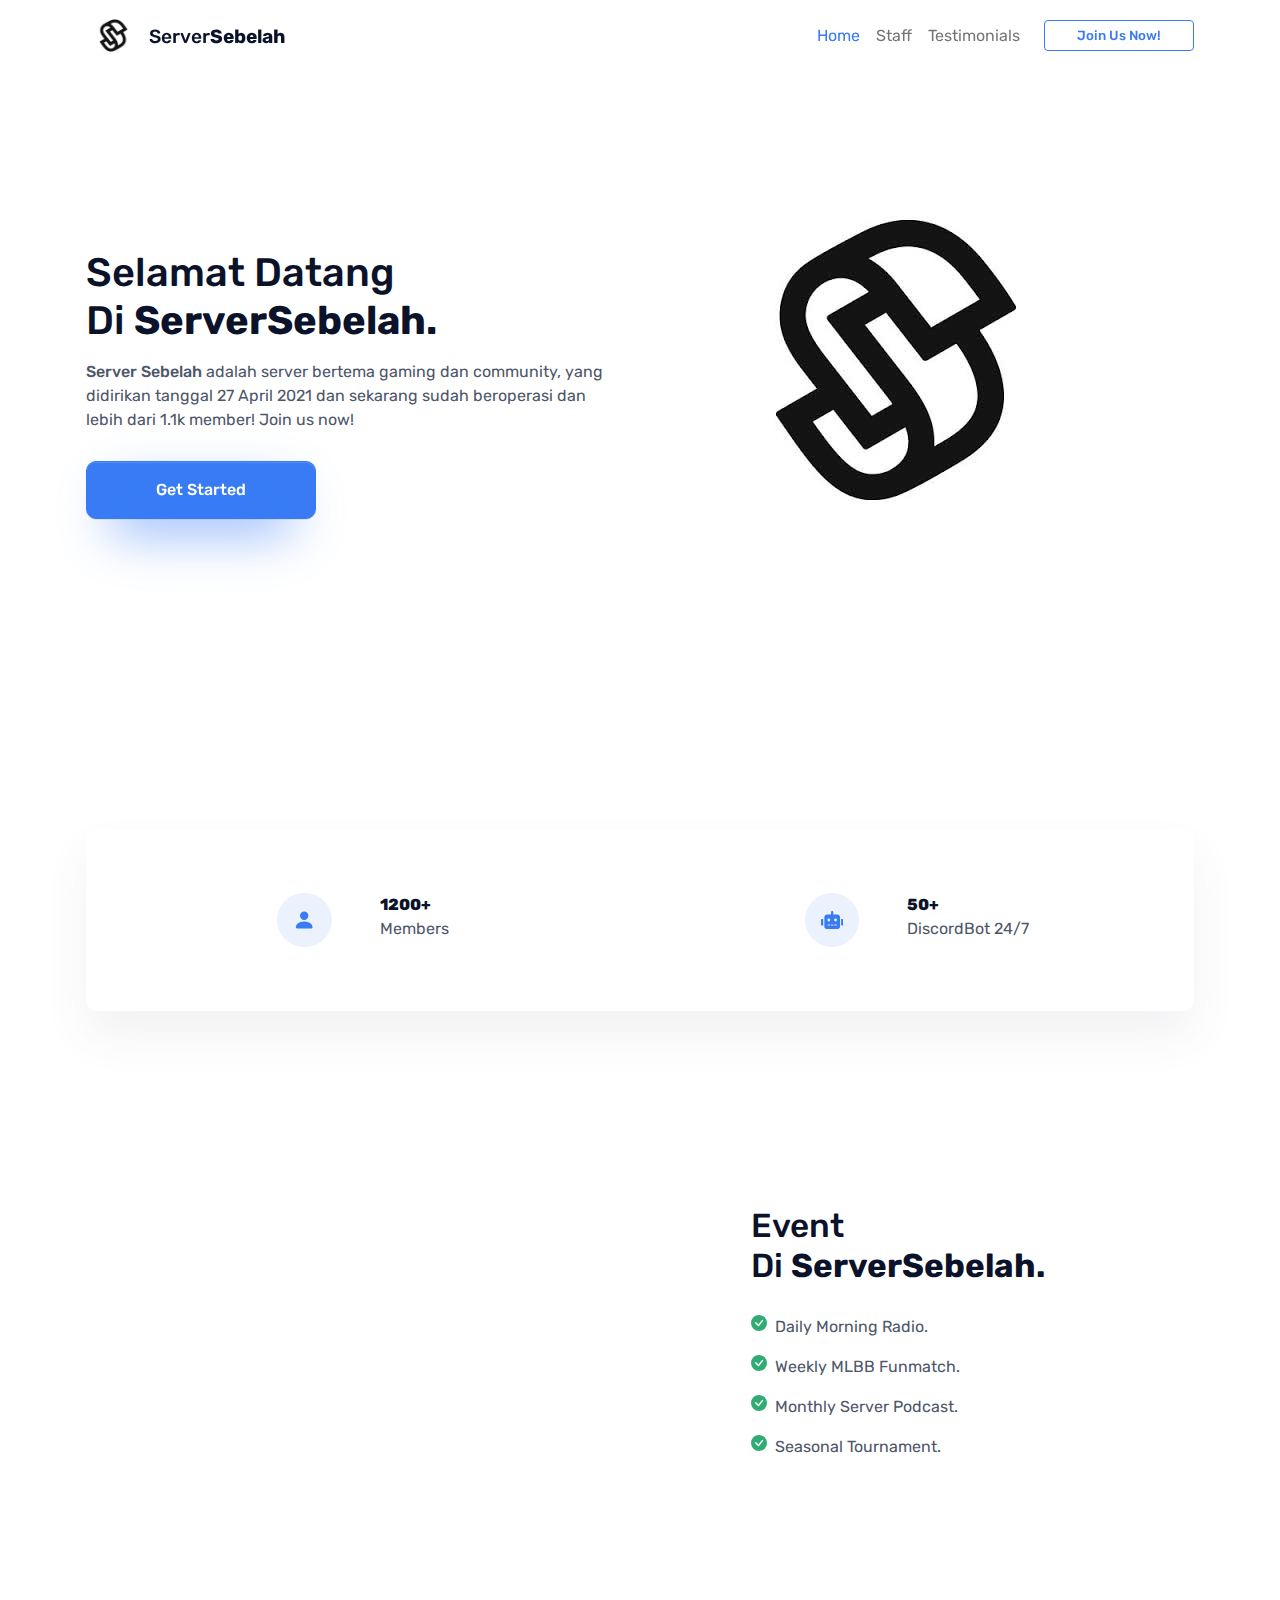
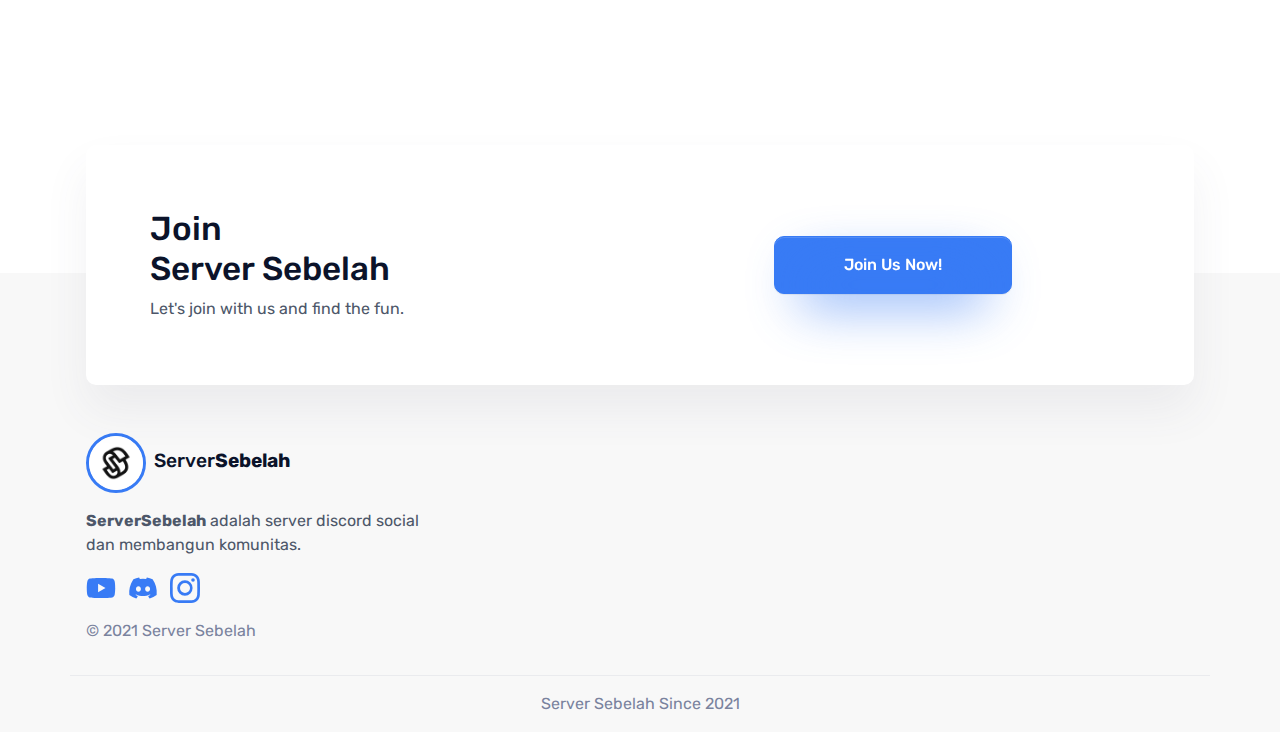
<file: index.html>
<!DOCTYPE html>
<html lang="en-US" dir="ltr">

  <head> 
    <meta charset="utf-8">
    <meta http-equiv="X-UA-Compatible" content="IE=edge">
    <meta name="viewport" content="width=device-width, initial-scale=1">


    <!--  ===============================================-->
    <!--    Document Title-->
    <!-- ===============================================-->
    <title>Discord Server | Server Sebelah</title>


    <!-- ===============================================-->
    <!--    Favicons-->
    <!-- ===============================================-->
    <!-- <link rel="apple-touch-icon" sizes="180x180" href="assets/img/favicons/apple-touch-icon.png">
    <link rel="icon" type="image/png" sizes="32x32" href="assets/img/favicons/favicon-32x32.png">
    <link rel="icon" type="image/png" sizes="16x16" href="assets/img/favicons/favicon-16x16.png"> -->
    <link rel="shortcut icon" type="image/x-icon" href="assets/img/icon-ss.png">
    <link rel="manifest" href="assets/img/favicons/manifest.json">
    <meta name="msapplication-TileImage" content="assets/img/favicons/mstile-150x150.png">
    <meta name="theme-color" content="#ffffff">


    <!-- ===============================================-->
    <!--    Stylesheets-->
    <!-- ===============================================-->
    <link href="assets/css/theme.css" rel="stylesheet" />
    <link rel="stylesheet" type="text/css" href="assets/css/style.css">

  </head>


  <body>

    <!-- ===============================================-->
    <!--    Main Content-->
    <!-- ===============================================-->
    <main class="main" id="top">
      <nav class="navbar navbar-expand-lg navbar-light fixed-top py-2 " data-navbar-on-scroll="data-navbar-on-scroll">
        <div class="container"><a class="navbar-brand" href="#"><img src="assets/img/icon-ss.png" alt="" width="55" /><span class="text-1000 fs-1 ms-2 fw-medium">Server<span class="fw-bold">Sebelah</span></span></a>
          <button class="navbar-toggler collapsed" type="button" data-bs-toggle="collapse" data-bs-target="#navbarSupportedContent" aria-controls="navbarSupportedContent" aria-expanded="false" aria-label="Toggle navigation"><span class="navbar-toggler-icon"></span></button>
          <div class="collapse navbar-collapse  justify-content-end" id="navbarSupportedContent">
            <form class="py-3 py-lg-0 px-3">
              <ul class="navbar-nav mx-auto border-bottom border-lg-bottom-0 pt-2 pt-lg-0">
                <li class="nav-item"><a class="nav-link active active" aria-current="page" href="#">Home</a></li>
                <li class="nav-item"><a class="nav-link" href="staff.html">Staff</a></li>            
                <li class="nav-item"><a class="nav-link" href="testimoni.html">Testimonials</a></li>            
              </ul>              
            </form>
            <a class="btn btn-outline-primary rounded order-0 btn-glow fs--1" href="https://discord.gg/uchUxxAtPm" target="_blank">Join Us Now! </a>
          </div> 
            
        </div>
      </nav>


      <!-- ============================================-->
      <!-- <section> begin ============================-->
      <section class="pb-10">

        <div class="container">
          <div class="row flex-center">
            <div class="col-lg-6 col-md-5 order-md-1"><img class="img-fluid" src="assets/img/icon-ss.png" alt="" /></div>
            <div class="col-md-7 col-lg-6 mt-5 text-center text-md-start">
              <h1 class="fw-medium">Selamat Datang<br />Di <span class="fw-bold">ServerSebelah.</span></h1>
              <p class="mt-3 mb-4"><span class="fw-medium">Server Sebelah</span> adalah server bertema gaming dan community, yang didirikan tanggal 27 April 2021 dan sekarang sudah beroperasi dan lebih dari 1.1k member! Join us now! </p><a class="btn btn-lg btn-primary hover-top btn-glow" href="https://discord.gg/uchUxxAtPm" target="_blank">Get Started </a> 
              
            </div>
          </div>
        </div>
        <!-- end of .container-->

      </section>
      <!-- <section> close ============================-->
      <!-- ============================================-->




      <!-- ============================================-->
      <!-- <section> begin ============================-->
      <section class="py-4">

        <div class="container ">
          <div class="card py-5 border-0 shadow-sm">
            <div class="card-body">
              <div class="row">
                <div class="col-6">
                  <div class=" d-flex justify-content-center ">
                    <div class="mx-2 mx-md-0 me-md-5">
                      <div class="badge badge-circle bg-soft-primary">
                        <svg class="bi bi-person-fill" xmlns="http://www.w3.org/2000/svg" width="30" height="30" fill="#387BF5" viewBox="0 0 16 16">
                          <path d="M3 14s-1 0-1-1 1-4 6-4 6 3 6 4-1 1-1 1H3zm5-6a3 3 0 1 0 0-6 3 3 0 0 0 0 6z"></path>
                        </svg>
                      </div>
                    </div>
                    <div>
                      <p class="fw-bolder text-1000 mb-0">1200+</p>
                      <p class="mb-0">Members</p>
                    </div>
                  </div>
                </div>
                <div class="col-6">
                  <div class=" d-flex justify-content-md-center">
                    <div class="mx-2 mx-md-0 me-md-5">
                      <div class="badge badge-circle bg-soft-primary">
                        <!-- <svg class="bi bi-geo-alt-fill " xmlns="http://www.w3.org/2000/svg" width="24" height="24" fill="#387BF5" viewBox="0 0 16 16">
                          <path d="M8 16s6-5.686 6-10A6 6 0 0 0 2 6c0 4.314 6 10 6 10zm0-7a3 3 0 1 1 0-6 3 3 0 0 1 0 6z"></path>
                        </svg> -->
                        <svg xmlns="http://www.w3.org/2000/svg" viewBox="0 0 640 512" fill="#387BF5" width="30" height="30"><path d="M9.375 233.4C3.375 239.4 0 247.5 0 256v128c0 8.5 3.375 16.62 9.375 22.62S23.5 416 32 416h32V224H32C23.5 224 15.38 227.4 9.375 233.4zM464 96H352V32c0-17.62-14.38-32-32-32S288 14.38 288 32v64H176C131.8 96 96 131.8 96 176V448c0 35.38 28.62 64 64 64h320c35.38 0 64-28.62 64-64V176C544 131.8 508.3 96 464 96zM256 416H192v-32h64V416zM224 296C201.9 296 184 278.1 184 256S201.9 216 224 216S264 233.9 264 256S246.1 296 224 296zM352 416H288v-32h64V416zM448 416h-64v-32h64V416zM416 296c-22.12 0-40-17.88-40-40S393.9 216 416 216S456 233.9 456 256S438.1 296 416 296zM630.6 233.4C624.6 227.4 616.5 224 608 224h-32v192h32c8.5 0 16.62-3.375 22.62-9.375S640 392.5 640 384V256C640 247.5 636.6 239.4 630.6 233.4z"/></svg>
                      </div>
                    </div>
                    <div>
                      <p class="fw-bolder text-1000 mb-0">50+ </p>
                      <p class="mb-0 fs--3">DiscordBot 24/7</p>
                    </div>
                  </div>
                </div>
              </div>
            </div>
          </div>
        </div>
        <!-- end of .container-->

      </section>
      <!-- <section> close ============================-->
      <!-- ============================================-->




      <!-- ============================================-->
      <!-- <section> begin ============================-->
      <section class="pt-4 pt-md-6">

        <div class="container">
          <div class="row align-items-center justify-content-center">
            <div class="col-md-5 col-lg-7 text-lg-center mb-3"><iframe class="res" src="https://discord.com/widget?id=836464932236165140&theme=dark" width="325" height="450" allowtransparency="true" frameborder="0" sandbox="allow-popups allow-popups-to-escape-sandbox allow-same-origin allow-scripts"></iframe></div>

            <div class="col-md-7 col-lg-5 text-center text-md-start event">
              <h2 class="mb-4">Event <br />Di <span class="fw-bold ">ServerSebelah.</span></h2>
              <div class="d-flex">
                <svg class="bi bi-check-circle-fill" xmlns="http://www.w3.org/2000/svg" width="16" height="16" fill="#2FAB73" viewBox="0 0 16 16">
                  <path d="M16 8A8 8 0 1 1 0 8a8 8 0 0 1 16 0zm-3.97-3.03a.75.75 0 0 0-1.08.022L7.477 9.417 5.384 7.323a.75.75 0 0 0-1.06 1.06L6.97 11.03a.75.75 0 0 0 1.079-.02l3.992-4.99a.75.75 0 0 0-.01-1.05z"></path>
                </svg>
                <p class="ms-2">Daily Morning Radio.</p>
              </div>
              <div class="d-flex">
                <svg class="bi bi-check-circle-fill" xmlns="http://www.w3.org/2000/svg" width="16" height="16" fill="#2FAB73" viewBox="0 0 16 16">
                  <path d="M16 8A8 8 0 1 1 0 8a8 8 0 0 1 16 0zm-3.97-3.03a.75.75 0 0 0-1.08.022L7.477 9.417 5.384 7.323a.75.75 0 0 0-1.06 1.06L6.97 11.03a.75.75 0 0 0 1.079-.02l3.992-4.99a.75.75 0 0 0-.01-1.05z"></path>
                </svg>
                <p class="ms-2">Weekly MLBB Funmatch.</p>
              </div>
              <div class="d-flex">
                <svg class="bi bi-check-circle-fill" xmlns="http://www.w3.org/2000/svg" width="16" height="16" fill="#2FAB73" viewBox="0 0 16 16">
                  <path d="M16 8A8 8 0 1 1 0 8a8 8 0 0 1 16 0zm-3.97-3.03a.75.75 0 0 0-1.08.022L7.477 9.417 5.384 7.323a.75.75 0 0 0-1.06 1.06L6.97 11.03a.75.75 0 0 0 1.079-.02l3.992-4.99a.75.75 0 0 0-.01-1.05z"></path>
                </svg>
                <p class="ms-2">Monthly Server Podcast.</p>
              </div>
              <div class="d-flex">
                <svg class="bi bi-check-circle-fill" xmlns="http://www.w3.org/2000/svg" width="16" height="16" fill="#2FAB73" viewBox="0 0 16 16">
                  <path d="M16 8A8 8 0 1 1 0 8a8 8 0 0 1 16 0zm-3.97-3.03a.75.75 0 0 0-1.08.022L7.477 9.417 5.384 7.323a.75.75 0 0 0-1.06 1.06L6.97 11.03a.75.75 0 0 0 1.079-.02l3.992-4.99a.75.75 0 0 0-.01-1.05z"></path>
                </svg>
                <p class="ms-2">Seasonal Tournament.</p>
              </div>
            </div>
          </div>
        </div>
        <!-- end of .container-->

      </section>
      <!-- <section> close ============================-->
      <!-- ============================================-->

  




      <!-- ============================================-->
      <!-- <section> begin ============================-->
      
      <!-- <section> close ============================-->
      <!-- ============================================-->




      <!-- ============================================-->
      <!-- <section> begin ============================-->
      <section class="py-5 z-index-1" style="margin-bottom: -10rem">

        <div class="container">
          <div class="card py-5 px-5 border-0 shadow-sm">
            <div class="card-body">
              <div class="row flex-center">
                <div class="col-12 col-lg-6 text-lg-start">
                  <h2>Join <br/>Server Sebelah</h2>
                  <p class="mb-lg-0">Let's join with us and find the fun.</p>
                </div>
                <div class="col-12 col-lg-6 text-center"><a class="btn btn-lg btn-primary hover-top btn-glow" href="https://discord.gg/uchUxxAtPm" target="_blank">Join Us Now!</a></div>
              </div>
            </div>
          </div>
        </div>
        <!-- end of .container-->

      </section>
      <!-- <section> close ============================-->
      <!-- ============================================-->




      <!-- ============================================-->
      <!-- <section> begin ============================-->
      <section class="bg-200 pt-9 pb-0">

        <div class="container">
          <div class="row">
            <div class="col-12 col-lg-4 mb-3"><a href="#"><img class="d-inline-block align-middle border border-3 rounded-circle border-primary" src="assets/img/icon-ss.png" alt="" width="60" /><span class="d-inline-block text-1000 fs-1 ms-2 fw-medium lh-base">Server<span class="fw-bold">Sebelah</span></span></a>
              <p class="my-3"> <span class="fw-bold">ServerSebelah</span> adalah server discord social dan membangun komunitas. </p>
              <ul class="list-unstyled list-inline">
                <li class="list-inline-item"><a class="text-decoration-none" href="https://www.youtube.com/channel/UCF_FZj3m6IB_hA5N-khzcmg" target="_blank">
                    <svg xmlns="http://www.w3.org/2000/svg"  width="30" height="30" fill="#387BF5" viewBox="0 0 576 512"><path d="M549.655 124.083c-6.281-23.65-24.787-42.276-48.284-48.597C458.781 64 288 64 288 64S117.22 64 74.629 75.486c-23.497 6.322-42.003 24.947-48.284 48.597-11.412 42.867-11.412 132.305-11.412 132.305s0 89.438 11.412 132.305c6.281 23.65 24.787 41.5 48.284 47.821C117.22 448 288 448 288 448s170.78 0 213.371-11.486c23.497-6.321 42.003-24.171 48.284-47.821 11.412-42.867 11.412-132.305 11.412-132.305s0-89.438-11.412-132.305zm-317.51 213.508V175.185l142.739 81.205-142.739 81.201z"/></svg></a></li>
                <li class="list-inline-item"><a href="https://discord.gg/uchUxxAtPm" target="_blank">
                    <svg xmlns="http://www.w3.org/2000/svg" width="30" height="30" fill="#387BF5" viewBox="0 0 640 512"><path d="M524.531,69.836a1.5,1.5,0,0,0-.764-.7A485.065,485.065,0,0,0,404.081,32.03a1.816,1.816,0,0,0-1.923.91,337.461,337.461,0,0,0-14.9,30.6,447.848,447.848,0,0,0-134.426,0,309.541,309.541,0,0,0-15.135-30.6,1.89,1.89,0,0,0-1.924-.91A483.689,483.689,0,0,0,116.085,69.137a1.712,1.712,0,0,0-.788.676C39.068,183.651,18.186,294.69,28.43,404.354a2.016,2.016,0,0,0,.765,1.375A487.666,487.666,0,0,0,176.02,479.918a1.9,1.9,0,0,0,2.063-.676A348.2,348.2,0,0,0,208.12,430.4a1.86,1.86,0,0,0-1.019-2.588,321.173,321.173,0,0,1-45.868-21.853,1.885,1.885,0,0,1-.185-3.126c3.082-2.309,6.166-4.711,9.109-7.137a1.819,1.819,0,0,1,1.9-.256c96.229,43.917,200.41,43.917,295.5,0a1.812,1.812,0,0,1,1.924.233c2.944,2.426,6.027,4.851,9.132,7.16a1.884,1.884,0,0,1-.162,3.126,301.407,301.407,0,0,1-45.89,21.83,1.875,1.875,0,0,0-1,2.611,391.055,391.055,0,0,0,30.014,48.815,1.864,1.864,0,0,0,2.063.7A486.048,486.048,0,0,0,610.7,405.729a1.882,1.882,0,0,0,.765-1.352C623.729,277.594,590.933,167.465,524.531,69.836ZM222.491,337.58c-28.972,0-52.844-26.587-52.844-59.239S193.056,219.1,222.491,219.1c29.665,0,53.306,26.82,52.843,59.239C275.334,310.993,251.924,337.58,222.491,337.58Zm195.38,0c-28.971,0-52.843-26.587-52.843-59.239S388.437,219.1,417.871,219.1c29.667,0,53.307,26.82,52.844,59.239C470.715,310.993,447.538,337.58,417.871,337.58Z"/></svg></a></li>
                <li class="list-inline-item"><a href="https://instagram.com/ss.discord" target="_blank">
                    <svg class="bi bi-instagram" xmlns="http://www.w3.org/2000/svg" width="30" height="30" fill="#387BF5" viewBox="0 0 16 16">
                      <path d="M8 0C5.829 0 5.556.01 4.703.048 3.85.088 3.269.222 2.76.42a3.917 3.917 0 0 0-1.417.923A3.927 3.927 0 0 0 .42 2.76C.222 3.268.087 3.85.048 4.7.01 5.555 0 5.827 0 8.001c0 2.172.01 2.444.048 3.297.04.852.174 1.433.372 1.942.205.526.478.972.923 1.417.444.445.89.719 1.416.923.51.198 1.09.333 1.942.372C5.555 15.99 5.827 16 8 16s2.444-.01 3.298-.048c.851-.04 1.434-.174 1.943-.372a3.916 3.916 0 0 0 1.416-.923c.445-.445.718-.891.923-1.417.197-.509.332-1.09.372-1.942C15.99 10.445 16 10.173 16 8s-.01-2.445-.048-3.299c-.04-.851-.175-1.433-.372-1.941a3.926 3.926 0 0 0-.923-1.417A3.911 3.911 0 0 0 13.24.42c-.51-.198-1.092-.333-1.943-.372C10.443.01 10.172 0 7.998 0h.003zm-.717 1.442h.718c2.136 0 2.389.007 3.232.046.78.035 1.204.166 1.486.275.373.145.64.319.92.599.28.28.453.546.598.92.11.281.24.705.275 1.485.039.843.047 1.096.047 3.231s-.008 2.389-.047 3.232c-.035.78-.166 1.203-.275 1.485a2.47 2.47 0 0 1-.599.919c-.28.28-.546.453-.92.598-.28.11-.704.24-1.485.276-.843.038-1.096.047-3.232.047s-2.39-.009-3.233-.047c-.78-.036-1.203-.166-1.485-.276a2.478 2.478 0 0 1-.92-.598 2.48 2.48 0 0 1-.6-.92c-.109-.281-.24-.705-.275-1.485-.038-.843-.046-1.096-.046-3.233 0-2.136.008-2.388.046-3.231.036-.78.166-1.204.276-1.486.145-.373.319-.64.599-.92.28-.28.546-.453.92-.598.282-.11.705-.24 1.485-.276.738-.034 1.024-.044 2.515-.045v.002zm4.988 1.328a.96.96 0 1 0 0 1.92.96.96 0 0 0 0-1.92zm-4.27 1.122a4.109 4.109 0 1 0 0 8.217 4.109 4.109 0 0 0 0-8.217zm0 1.441a2.667 2.667 0 1 1 0 5.334 2.667 2.667 0 0 1 0-5.334z"> </path>
                    </svg></a></li>
              </ul>
              <p class="text-400 my-3">&copy; 2021 Server Sebelah</p>
            </div>
            <hr class="opacity-25" />
            <div class="text-400 text-center">
              <p>Server Sebelah Since 2021
              </p>
            </div>
          </div>
        </div>
        <!-- end of .container-->

      </section>
      <!-- <section> close ============================-->
      <!-- ============================================-->


    </main>
    <!-- ===============================================-->
    <!--    End of Main Content-->
    <!-- ===============================================-->




    <!-- ===============================================-->
    <!--    JavaScripts-->
    <!-- ===============================================-->
    <script src="vendors/@popperjs/popper.min.js"></script>
    <script src="vendors/bootstrap/bootstrap.min.js"></script>
    <script src="vendors/is/is.min.js"></script>
    <script src="https://polyfill.io/v3/polyfill.min.js?features=window.scroll"></script>
    <script src="assets/js/theme.js"></script>

    <link href="https://fonts.googleapis.com/css2?family=Rubik:ital,wght@0,300;0,400;0,500;0,600;0,700;0,800;0,900;1,300;1,400;1,500;1,600;1,700;1,800;1,900&amp;display=swap" rel="stylesheet">
  </body>

</html>
</file>
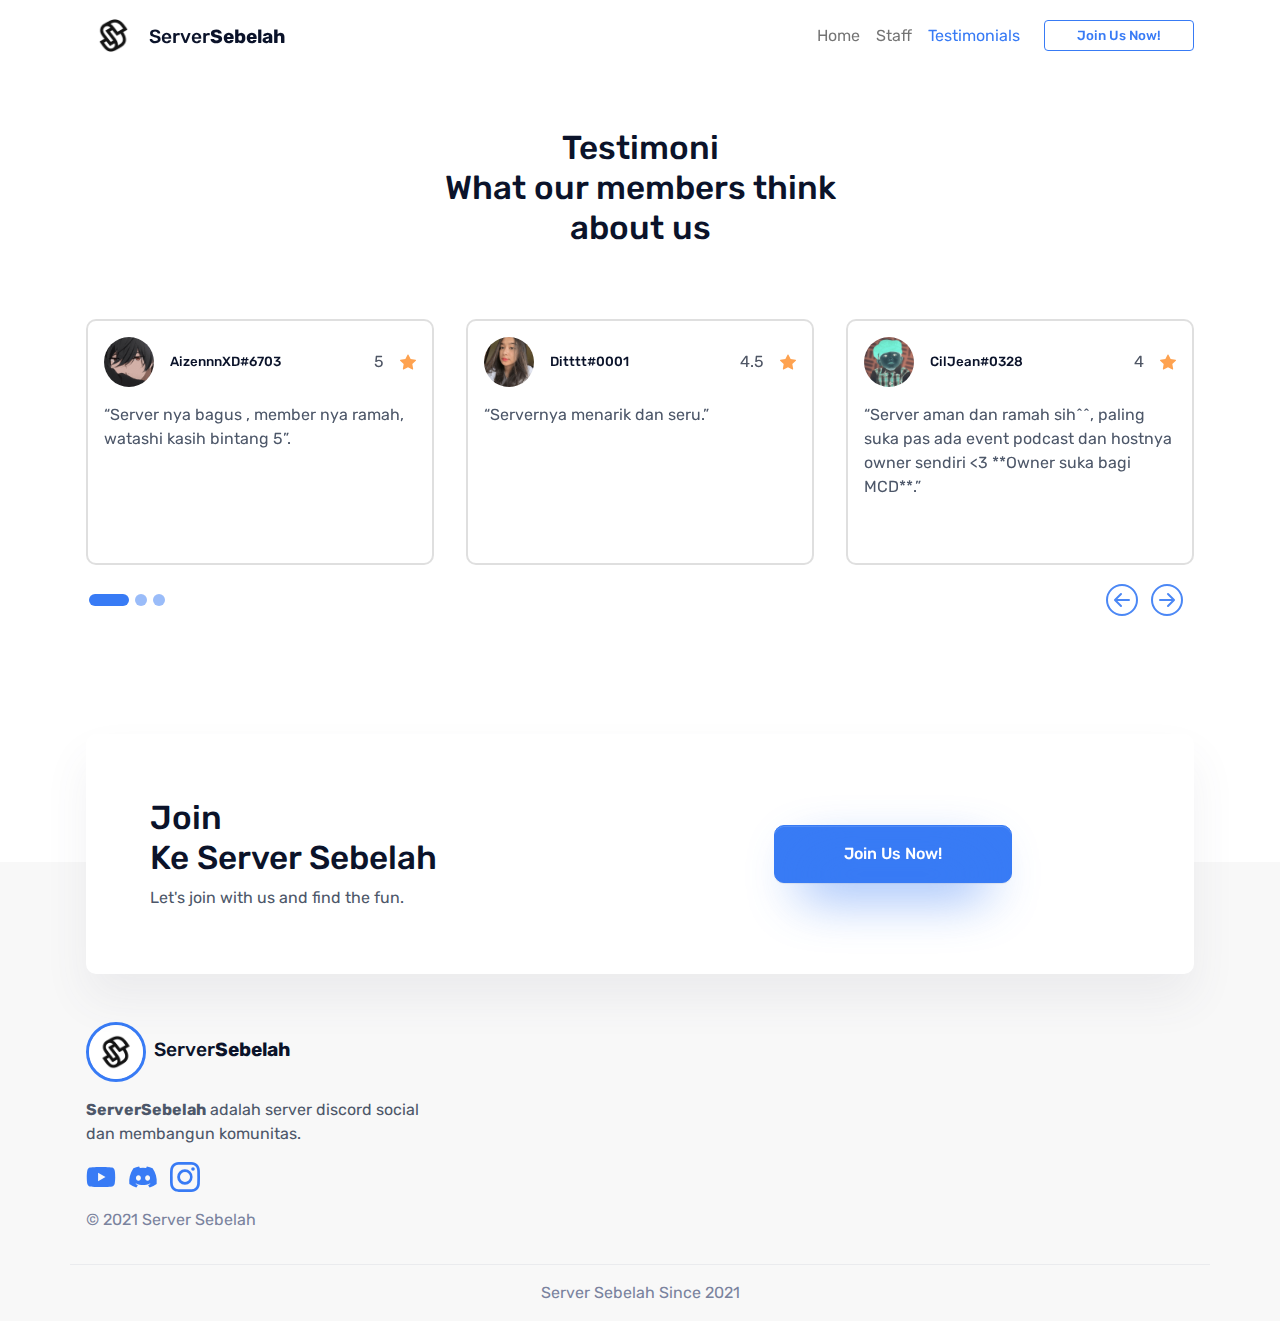
<file: testimoni.html>
<!DOCTYPE html>
<html lang="en-US" dir="ltr">

  <head>
    <meta charset="utf-8">
    <meta http-equiv="X-UA-Compatible" content="IE=edge">
    <meta name="viewport" content="width=device-width, initial-scale=1">


    <!-- ===============================================-->
    <!--    Document Title-->
    <!-- ===============================================-->
    <title>Discord Server | Server Sebelah</title>


    <!-- ===============================================-->
    <!--    Favicons-->
    <!-- ===============================================-->
    <!-- <link rel="apple-touch-icon" sizes="180x180" href="assets/img/favicons/apple-touch-icon.png">
    <link rel="icon" type="image/png" sizes="32x32" href="assets/img/favicons/favicon-32x32.png">
    <link rel="icon" type="image/png" sizes="16x16" href="assets/img/favicons/favicon-16x16.png"> -->
    <link rel="shortcut icon" type="image/x-icon" href="assets/img/icon-ss.png">
    <link rel="manifest" href="assets/img/favicons/manifest.json">
    <link rel="preconnect" href="https://fonts.googleapis.com">
<link rel="preconnect" href="https://fonts.gstatic.com" crossorigin>
<link href="https://fonts.googleapis.com/css2?family=Poppins&display=swap" rel="stylesheet"> 
    <meta name="msapplication-TileImage" content="assets/img/favicons/mstile-150x150.png">
    <meta name="theme-color" content="#ffffff">


    <!-- ===============================================-->
    <!--    Stylesheets-->
    <!-- ===============================================-->
    <link href="assets/css/theme.css" rel="stylesheet" />
    <link rel="stylesheet" type="text/css" href="assets/css/style.css">

  </head>


  <body>
    <!-- <div class="spinner-border" style="width: 3rem; height: 3rem;" role="status">
      <span class="visually-hidden">Loading...</span>
    </div> -->


    <!-- ===============================================-->
    <!--    Main Content-->
    <!-- ===============================================--> 
    <main class="main" id="top">
      <nav class="navbar navbar-expand-lg navbar-light fixed-top py-2 " data-navbar-on-scroll="data-navbar-on-scroll">
        <div class="container"><a class="navbar-brand" href="index.html"><img src="assets/img/icon-ss.png" alt="" width="55" /><span class="text-1000 fs-1 ms-2 fw-medium">Server<span class="fw-bold">Sebelah</span></span></a>
          <button class="navbar-toggler collapsed" type="button" data-bs-toggle="collapse" data-bs-target="#navbarSupportedContent" aria-controls="navbarSupportedContent" aria-expanded="false" aria-label="Toggle navigation"><span class="navbar-toggler-icon"></span></button>
          <div class="collapse navbar-collapse  justify-content-end" id="navbarSupportedContent">
            <form class="py-3 py-lg-0 px-3">
              <ul class="navbar-nav mx-auto border-bottom border-lg-bottom-0 pt-2 pt-lg-0">
                <li class="nav-item"><a class="nav-link"  href="index.html">Home</a></li>
                <li class="nav-item"><a class="nav-link "  href="staff.html">Staff</a></li>
                <!-- <li class="nav-item"><a class="nav-link" href="#">Pricing </a></li> -->
                <li class="nav-item"><a class="nav-link active active" aria-current="page" href="#">Testimonials</a></li>
                <!-- <li class="nav-item"><a class="nav-link" href="#">Help </a></li> -->

              </ul>

              <!-- <button class="btn btn-link text-1000 fw-medium order-1 order-lg-0" type="button">Sign in</button> -->
              <!-- <button class="btn btn-outline-primary rounded-pill order-0" href="https://discord.gg/uchUxxAtPm">Join Us Now!</button> -->
              
            </form>
            <a class="btn btn-outline-primary rounded order-0 btn-glow fs--1" href="https://discord.gg/uchUxxAtPm" target="_blank">Join Us Now! </a>
          </div>  
            
        </div>
      </nav>


      <!-- ============================================-->
      
      <!-- ============================================-->
      <!-- <section> begin ============================-->
      <section class="py-7 mt-5">

        <div class="container">
          <div class="row flex-center">
            <div class="col-md-8 col-lg-5 text-center">
              <h2>Testimoni<br />What our members think about us</h2>
            </div>
          </div>
          <div class="carousel slide pt-6" id="carouselExampleDark" data-bs-ride="carousel">
            <div class="carousel-inner">
              <div class="carousel-item active" data-bs-interval="10000">
                <div class="row h-100">
                  <div class="col-md-4 mb-3 mb-md-0">
                    <div class="card h-100">
                      <div class="card-body">
                        <div class="d-flex justify-content-between align-items-center">
                          <div class="d-flex align-items-center"><img class="img-fluid rounded-circle" src="assets/img/illustrations/aizen.png" alt="" width="50" height="51"" alt="" />
                            <div class="flex-1 ms-3">
                              <h6 class="mb-0 fs--1 text-1000 fw-medium">AizennnXD#6703</h6>
                              <!-- <p class="fs--2 fw-normal mb-0">arsaw, Poland</p> -->
                            </div>
                          </div>
                          <div class="d-flex align-items-center"><span class="text-900 me-3">5</span>
                            <svg class="bi bi-star-fill" xmlns="http://www.w3.org/2000/svg" width="16" height="16" fill="#FEA250" viewBox="0 0 16 16">
                              <path d="M3.612 15.443c-.386.198-.824-.149-.746-.592l.83-4.73L.173 6.765c-.329-.314-.158-.888.283-.95l4.898-.696L7.538.792c.197-.39.73-.39.927 0l2.184 4.327 4.898.696c.441.062.612.636.283.95l-3.523 3.356.83 4.73c.078.443-.36.79-.746.592L8 13.187l-4.389 2.256z"> </path>
                            </svg>
                          </div>
                        </div>
                        <p class="card-text pt-3">“Server nya bagus , member nya ramah, watashi kasih bintang 5”.</p>
                      </div>
                    </div>
                  </div>
                  <div class="col-md-4 mb-3 mb-md-0">
                    <div class="card h-100">
                      <div class="card-body">
                        <div class="d-flex justify-content-between align-items-center">
                          <div class="d-flex align-items-center"><img class="img-fluid rounded-circle" src="assets/img/illustrations/pp-10.png" alt="" width="50" height="51" />
                            <div class="flex-1 ms-3">
                              <h6 class="mb-0 fs--1 text-1000 fw-medium">Ditttt#0001</h6>
                              <!-- <p class="fs--2 fw-normal mb-0">Seoul, South Korea</p> -->
                            </div>
                          </div>
                          <div class="d-flex align-items-center"><span class="text-900 me-3">4.5</span>
                            <svg class="bi bi-star-fill" xmlns="http://www.w3.org/2000/svg" width="16" height="16" fill="#FEA250" viewBox="0 0 16 16">
                              <path d="M3.612 15.443c-.386.198-.824-.149-.746-.592l.83-4.73L.173 6.765c-.329-.314-.158-.888.283-.95l4.898-.696L7.538.792c.197-.39.73-.39.927 0l2.184 4.327 4.898.696c.441.062.612.636.283.95l-3.523 3.356.83 4.73c.078.443-.36.79-.746.592L8 13.187l-4.389 2.256z"> </path>
                            </svg>
                          </div>
                        </div>
                        <p class="card-text pt-3">“Servernya menarik dan seru.”</p>
                      </div>
                    </div>
                  </div>
                  <div class="col-md-4 mb-3 mb-md-0">
                    <div class="card h-100">
                      <div class="card-body">
                        <div class="d-flex justify-content-between align-items-center">
                          <div class="d-flex align-items-center"><img class="img-fluid rounded-circle" src="assets/img/illustrations/pp-9.png" alt="" width="50" height="51" />
                            <div class="flex-1 ms-3">
                              <h6 class="mb-0 fs--1 text-1000 fw-medium">CilJean#0328</h6>
                              <!-- <p class="fs--2 fw-normal mb-0">Shanxi, China</p> -->

                            </div>
                          </div>
                          <div class="d-flex align-items-center"><span class="text-900 me-3">4</span>
                            <svg class="bi bi-star-fill" xmlns="http://www.w3.org/2000/svg" width="16" height="16" fill="#FEA250" viewBox="0 0 16 16">
                              <path d="M3.612 15.443c-.386.198-.824-.149-.746-.592l.83-4.73L.173 6.765c-.329-.314-.158-.888.283-.95l4.898-.696L7.538.792c.197-.39.73-.39.927 0l2.184 4.327 4.898.696c.441.062.612.636.283.95l-3.523 3.356.83 4.73c.078.443-.36.79-.746.592L8 13.187l-4.389 2.256z"> </path>
                            </svg>
                          </div>
                        </div>
                         <p class="card-text pt-3 pb-5">“Server aman dan ramah sih^^, paling suka pas ada event podcast dan hostnya owner sendiri <3
**Owner suka bagi MCD**.”</p>
                      </div>
                    </div>
                  </div>
                </div>
              </div>
              <div class="carousel-item" data-bs-interval="2000">
                <div class="row h-100">
                  <div class="col-md-4 mb-3 mb-md-0">
                    <div class="card h-100">
                      <div class="card-body">
                        <div class="d-flex justify-content-between align-items-center">
                          <div class="d-flex align-items-center"><img class="img-fluid rounded-circle" src="assets/img/illustrations/pp-12.png" alt="" width="50" height="51" />
                            <div class="flex-1 ms-3">
                              <h6 class="mb-0 fs--1 text-1000 fw-medium">leyna#0747</h6>
                              <!-- <p class="fs--2 fw-normal mb-0">arsaw, Poland</p> -->
                            </div>
                          </div>
                          <div class="d-flex align-items-center"><span class="text-900 me-3">5</span>
                            <svg class="bi bi-star-fill" xmlns="http://www.w3.org/2000/svg" width="16" height="16" fill="#FEA250" viewBox="0 0 16 16">
                              <path d="M3.612 15.443c-.386.198-.824-.149-.746-.592l.83-4.73L.173 6.765c-.329-.314-.158-.888.283-.95l4.898-.696L7.538.792c.197-.39.73-.39.927 0l2.184 4.327 4.898.696c.441.062.612.636.283.95l-3.523 3.356.83 4.73c.078.443-.36.79-.746.592L8 13.187l-4.389 2.256z"> </path>
                            </svg>
                          </div>
                        </div>
                        <p class="card-text pt-3">“Server ini sangat seruu!!, member2 nya baik semua banyak bott nya juga admin2 nya pada baik juga terutama yang namanya vinn , baik bgtt, semoga maju terus Server Sebelah”.</p>
                      </div>
                    </div>
                  </div>
                  <div class="col-md-4 mb-3 mb-md-0">
                    <div class="card h-100">
                      <div class="card-body">
                        <div class="d-flex justify-content-between align-items-center">
                          <div class="d-flex align-items-center"><img class="img-fluid rounded-circle" src="assets/img/illustrations/pp-12.gif" alt="" width="50" height="51" />
                            <div class="flex-1 ms-3">
                              <h6 class="mb-0 fs--1 text-1000 fw-medium">Yozzii.#6396</h6>
                              <!-- <p class="fs--2 fw-normal mb-0">Seoul, South Korea</p> -->
                            </div>
                          </div>
                          <div class="d-flex align-items-center"><span class="text-900 me-3">5</span>
                            <svg class="bi bi-star-fill" xmlns="http://www.w3.org/2000/svg" width="16" height="16" fill="#FEA250" viewBox="0 0 16 16">
                              <path d="M3.612 15.443c-.386.198-.824-.149-.746-.592l.83-4.73L.173 6.765c-.329-.314-.158-.888.283-.95l4.898-.696L7.538.792c.197-.39.73-.39.927 0l2.184 4.327 4.898.696c.441.062.612.636.283.95l-3.523 3.356.83 4.73c.078.443-.36.79-.746.592L8 13.187l-4.389 2.256z"> </path>
                            </svg>
                          </div>
                        </div>
                        <p class="card-text pt-3">“server nya bagus walaupun adminnya pelit g mau lepas role calon penghuni neraka”.</p>
                      </div>
                    </div>
                  </div>
                  <div class="col-md-4 mb-3 mb-md-0">
                    <div class="card h-100">
                      <div class="card-body">
                        <div class="d-flex justify-content-between align-items-center">
                          <div class="d-flex align-items-center"><img class="img-fluid rounded-circle" src="assets/img/illustrations/pp-8.png" alt="" width="50" height="51" />
                            <div class="flex-1 ms-3">
                              <h6 class="mb-0 fs--1 text-1000 fw-medium">Moza#6312</h6>
                            </div>
                          </div>
                          <div class="d-flex align-items-center"><span class="text-900 me-3">5</span>
                            <svg class="bi bi-star-fill" xmlns="http://www.w3.org/2000/svg" width="16" height="16" fill="#FEA250" viewBox="0 0 16 16">
                              <path d="M3.612 15.443c-.386.198-.824-.149-.746-.592l.83-4.73L.173 6.765c-.329-.314-.158-.888.283-.95l4.898-.696L7.538.792c.197-.39.73-.39.927 0l2.184 4.327 4.898.696c.441.062.612.636.283.95l-3.523 3.356.83 4.73c.078.443-.36.79-.746.592L8 13.187l-4.389 2.256z"> </path>
                            </svg>
                          </div>
                        </div>
                        <p class="card-text pt-3">”Servernya asik, palagi event gachanya. 
Sriusan dah, u harus cobain nge gacha di ni server, cuan nya banyak :)
Blom lagi owner ma adminnya fast respon, ramah, dan welcome pulak ke smua member. 
Ga hanya tu aja, kadang suka ngadain radio, playlist music nya asik2 cuy bwt morning vibe lu jadi ajib. Mantabb dah pokonya! ”.</p>
                      </div>
                    </div>
                  </div>
                </div>
              </div>
              <div class="carousel-item">
                <div class="row h-100">
                  <div class="col-md-4 mb-3 mb-md-0">
                    <div class="card h-100">
                      <div class="card-body">
                        <div class="d-flex justify-content-between align-items-center">
                          <div class="d-flex align-items-center"><img class="img-fluid rounded-circle" src="assets/img/illustrations/pp-7.png" alt="" width="50" height="51"/>
                            <div class="flex-1 ms-3">
                              <h6 class="mb-0 fs--1 text-1000 fw-medium">Nlxone#0205</h6>
                              <!-- <p class="fs--2 fw-normal mb-0">arsaw, Poland</p> -->
                            </div>
                          </div>
                          <div class="d-flex align-items-center"><span class="text-900 me-3">4</span>
                            <svg class="bi bi-star-fill" xmlns="http://www.w3.org/2000/svg" width="16" height="16" fill="#FEA250" viewBox="0 0 16 16">
                              <path d="M3.612 15.443c-.386.198-.824-.149-.746-.592l.83-4.73L.173 6.765c-.329-.314-.158-.888.283-.95l4.898-.696L7.538.792c.197-.39.73-.39.927 0l2.184 4.327 4.898.696c.441.062.612.636.283.95l-3.523 3.356.83 4.73c.078.443-.36.79-.746.592L8 13.187l-4.389 2.256z"> </path>
                            </svg>
                          </div>
                        </div>
                        <p class="card-text pt-3">“servernya lumayan seru, tapi dankcoin aink ke colongan 😤
tapi webnya keren bang + pake navbar drop down 😃”.</p>
                      </div>
                    </div>
                  </div>
                  <div class="col-md-4 mb-3 mb-md-0">
                    <div class="card h-100">
                      <div class="card-body">
                        <div class="d-flex justify-content-between align-items-center">
                          <div class="d-flex align-items-center"><img class="img-fluid rounded-circle" src="assets/img/illustrations/pp-11.png" alt="" width="50" height="51" />
                            <div class="flex-1 ms-3">
                              <h6 class="mb-0 fs--1 text-1000 fw-medium">Bobaman.#2010</h6>
                              <!-- <p class="fs--2 fw-normal mb-0">Seoul, South Korea</p> -->
                            </div>
                          </div>
                          <div class="d-flex align-items-center"><span class="text-900 me-3">4</span>
                            <svg class="bi bi-star-fill" xmlns="http://www.w3.org/2000/svg" width="16" height="16" fill="#FEA250" viewBox="0 0 16 16">
                              <path d="M3.612 15.443c-.386.198-.824-.149-.746-.592l.83-4.73L.173 6.765c-.329-.314-.158-.888.283-.95l4.898-.696L7.538.792c.197-.39.73-.39.927 0l2.184 4.327 4.898.696c.441.062.612.636.283.95l-3.523 3.356.83 4.73c.078.443-.36.79-.746.592L8 13.187l-4.389 2.256z"> </path>
                            </svg>
                          </div>
                        </div>
                        <p class="card-text pt-3">“Servernya bagus bagus aja sih menurut w tapi kalo bisa tambahin event event yang seru, p -1 ayang”.</p>
                      </div>
                    </div>
                  </div>
                  <div class="col-md-4 mb-3 mb-md-0">
                    <div class="card h-100">
                      <div class="card-body">
                        <div class="d-flex justify-content-between align-items-center">
                          <div class="d-flex align-items-center"><img class="img-fluid rounded-circle" src="assets/img/illustrations/pp-6.png" alt="" width="50" height="51" />
                            <div class="flex-1 ms-3">
                              <h6 class="mb-0 fs--1 text-1000 fw-medium">Renn#4404</h6>
                              <!-- <p class="fs--2 fw-normal mb-0">Shanxi, China</p> -->
                            </div>
                          </div>
                          <div class="d-flex align-items-center"><span class="text-900 me-3">5</span>
                            <svg class="bi bi-star-fill" xmlns="http://www.w3.org/2000/svg" width="16" height="16" fill="#FEA250" viewBox="0 0 16 16">
                              <path d="M3.612 15.443c-.386.198-.824-.149-.746-.592l.83-4.73L.173 6.765c-.329-.314-.158-.888.283-.95l4.898-.696L7.538.792c.197-.39.73-.39.927 0l2.184 4.327 4.898.696c.441.062.612.636.283.95l-3.523 3.356.83 4.73c.078.443-.36.79-.746.592L8 13.187l-4.389 2.256z"> </path>
                            </svg>
                          </div>
                        </div>
                        <p class="card-text pt-3">”servernya keren owner nya baik 😁”.</p>
                      </div>
                    </div>
                  </div>
                </div>
              </div>
              
            </div>
            <div class="row px-3 px-md-0 mt-4">
              <div class="col-6 position-relative">
                <ol class="carousel-indicators">
                  <li class="active" data-bs-target="#carouselExampleDark" data-bs-slide-to="0"></li>
                  <li data-bs-target="#carouselExampleDark" data-bs-slide-to="1"></li>
                  <li data-bs-target="#carouselExampleDark" data-bs-slide-to="2"></li>
                </ol>
              </div>
              <div class="col-6 position-relative"><a class="carousel-control-prev carousel-icon z-index-2" href="#carouselExampleDark" role="button" data-bs-slide="prev"><span class="carousel-control-prev-icon" aria-hidden="true"></span><span class="visually-hidden">Previous</span></a><a class="carousel-control-next carousel-icon z-index-2" href="#carouselExampleDark" role="button" data-bs-slide="next"><span class="carousel-control-next-icon" aria-hidden="true"></span><span class="visually-hidden">Next</span></a></div>
            </div>
            <!-- <div class="row">
              <div class="col-3"></div>
              <div class="col-6"></div>
              <div class="col-3"></div>
            </div> -->
          </div>
        </div>
        <!-- end of .container-->

      </section>
      <!-- <section> close ============================-->
      <!-- ============================================-->





      <!-- ============================================-->
      <!-- <section> begin ============================-->
      <section class="py-5 z-index-1" style="margin-bottom: -10rem">

        <div class="container">
          <div class="card py-5 px-5 border-0 shadow-sm">
            <div class="card-body">
              <div class="row flex-center">
                <div class="col-12 col-lg-6 text-lg-start">
                  <h2>Join <br/> Ke Server Sebelah</h2>
                  <p class="mb-lg-0">Let's join with us and find the fun.</p>
                </div>
                <div class="col-12 col-lg-6 text-center"><a class="btn btn-lg btn-primary hover-top btn-glow" href="#">Join Us Now!</a></div>
              </div>
            </div>
          </div>
        </div>
        <!-- end of .container-->

      </section>
      <!-- <section> close ============================-->
      <!-- ============================================-->




      <!-- ============================================-->
      <!-- <section> begin ============================-->
      <section class="bg-200 pt-9 pb-0">

        <div class="container">
          <div class="row">
            <div class="col-12 col-lg-4 mb-3"><a href="#"><img class="d-inline-block align-middle border border-3 rounded-circle border-primary" src="assets/img/icon-ss.png" alt="" width="60" /><span class="d-inline-block text-1000 fs-1 ms-2 fw-medium lh-base">Server<span class="fw-bold">Sebelah</span></span></a>
              <p class="my-3"> <span class="fw-bold">ServerSebelah</span> adalah server discord social dan membangun komunitas. </p>
              <ul class="list-unstyled list-inline">
                <li class="list-inline-item"><a class="text-decoration-none" href="https://www.youtube.com/channel/UCF_FZj3m6IB_hA5N-khzcmg" target="_blank">
                    <svg xmlns="http://www.w3.org/2000/svg"  width="30" height="30" fill="#387BF5" viewBox="0 0 576 512"><path d="M549.655 124.083c-6.281-23.65-24.787-42.276-48.284-48.597C458.781 64 288 64 288 64S117.22 64 74.629 75.486c-23.497 6.322-42.003 24.947-48.284 48.597-11.412 42.867-11.412 132.305-11.412 132.305s0 89.438 11.412 132.305c6.281 23.65 24.787 41.5 48.284 47.821C117.22 448 288 448 288 448s170.78 0 213.371-11.486c23.497-6.321 42.003-24.171 48.284-47.821 11.412-42.867 11.412-132.305 11.412-132.305s0-89.438-11.412-132.305zm-317.51 213.508V175.185l142.739 81.205-142.739 81.201z"/></svg></a></li>
                <li class="list-inline-item"><a href="https://discord.gg/uchUxxAtPm" target="_blank">
                    <svg xmlns="http://www.w3.org/2000/svg" width="30" height="30" fill="#387BF5" viewBox="0 0 640 512"><path d="M524.531,69.836a1.5,1.5,0,0,0-.764-.7A485.065,485.065,0,0,0,404.081,32.03a1.816,1.816,0,0,0-1.923.91,337.461,337.461,0,0,0-14.9,30.6,447.848,447.848,0,0,0-134.426,0,309.541,309.541,0,0,0-15.135-30.6,1.89,1.89,0,0,0-1.924-.91A483.689,483.689,0,0,0,116.085,69.137a1.712,1.712,0,0,0-.788.676C39.068,183.651,18.186,294.69,28.43,404.354a2.016,2.016,0,0,0,.765,1.375A487.666,487.666,0,0,0,176.02,479.918a1.9,1.9,0,0,0,2.063-.676A348.2,348.2,0,0,0,208.12,430.4a1.86,1.86,0,0,0-1.019-2.588,321.173,321.173,0,0,1-45.868-21.853,1.885,1.885,0,0,1-.185-3.126c3.082-2.309,6.166-4.711,9.109-7.137a1.819,1.819,0,0,1,1.9-.256c96.229,43.917,200.41,43.917,295.5,0a1.812,1.812,0,0,1,1.924.233c2.944,2.426,6.027,4.851,9.132,7.16a1.884,1.884,0,0,1-.162,3.126,301.407,301.407,0,0,1-45.89,21.83,1.875,1.875,0,0,0-1,2.611,391.055,391.055,0,0,0,30.014,48.815,1.864,1.864,0,0,0,2.063.7A486.048,486.048,0,0,0,610.7,405.729a1.882,1.882,0,0,0,.765-1.352C623.729,277.594,590.933,167.465,524.531,69.836ZM222.491,337.58c-28.972,0-52.844-26.587-52.844-59.239S193.056,219.1,222.491,219.1c29.665,0,53.306,26.82,52.843,59.239C275.334,310.993,251.924,337.58,222.491,337.58Zm195.38,0c-28.971,0-52.843-26.587-52.843-59.239S388.437,219.1,417.871,219.1c29.667,0,53.307,26.82,52.844,59.239C470.715,310.993,447.538,337.58,417.871,337.58Z"/></svg></a></li>
                <li class="list-inline-item"><a href="https://instagram.com/ss.discord" target="_blank">
                    <svg class="bi bi-instagram" xmlns="http://www.w3.org/2000/svg" width="30" height="30" fill="#387BF5" viewBox="0 0 16 16">
                      <path d="M8 0C5.829 0 5.556.01 4.703.048 3.85.088 3.269.222 2.76.42a3.917 3.917 0 0 0-1.417.923A3.927 3.927 0 0 0 .42 2.76C.222 3.268.087 3.85.048 4.7.01 5.555 0 5.827 0 8.001c0 2.172.01 2.444.048 3.297.04.852.174 1.433.372 1.942.205.526.478.972.923 1.417.444.445.89.719 1.416.923.51.198 1.09.333 1.942.372C5.555 15.99 5.827 16 8 16s2.444-.01 3.298-.048c.851-.04 1.434-.174 1.943-.372a3.916 3.916 0 0 0 1.416-.923c.445-.445.718-.891.923-1.417.197-.509.332-1.09.372-1.942C15.99 10.445 16 10.173 16 8s-.01-2.445-.048-3.299c-.04-.851-.175-1.433-.372-1.941a3.926 3.926 0 0 0-.923-1.417A3.911 3.911 0 0 0 13.24.42c-.51-.198-1.092-.333-1.943-.372C10.443.01 10.172 0 7.998 0h.003zm-.717 1.442h.718c2.136 0 2.389.007 3.232.046.78.035 1.204.166 1.486.275.373.145.64.319.92.599.28.28.453.546.598.92.11.281.24.705.275 1.485.039.843.047 1.096.047 3.231s-.008 2.389-.047 3.232c-.035.78-.166 1.203-.275 1.485a2.47 2.47 0 0 1-.599.919c-.28.28-.546.453-.92.598-.28.11-.704.24-1.485.276-.843.038-1.096.047-3.232.047s-2.39-.009-3.233-.047c-.78-.036-1.203-.166-1.485-.276a2.478 2.478 0 0 1-.92-.598 2.48 2.48 0 0 1-.6-.92c-.109-.281-.24-.705-.275-1.485-.038-.843-.046-1.096-.046-3.233 0-2.136.008-2.388.046-3.231.036-.78.166-1.204.276-1.486.145-.373.319-.64.599-.92.28-.28.546-.453.92-.598.282-.11.705-.24 1.485-.276.738-.034 1.024-.044 2.515-.045v.002zm4.988 1.328a.96.96 0 1 0 0 1.92.96.96 0 0 0 0-1.92zm-4.27 1.122a4.109 4.109 0 1 0 0 8.217 4.109 4.109 0 0 0 0-8.217zm0 1.441a2.667 2.667 0 1 1 0 5.334 2.667 2.667 0 0 1 0-5.334z"> </path>
                    </svg></a></li>
              </ul>
              <p class="text-400 my-3">&copy; 2021 Server Sebelah</p>
            </div>
            <hr class="opacity-25" />
            <div class="text-400 text-center">
              <p>Server Sebelah Since 2021
              </p>
            </div>
          </div>
        </div>
        <!-- end of .container-->

      </section>
      <!-- <section> close ============================-->
      <!-- ============================================-->


    </main>
    <!-- ===============================================-->
    <!--    End of Main Content-->
    <!-- ===============================================-->




    <!-- ===============================================-->
    <!--    JavaScripts-->
    <!-- ===============================================-->
    <script src="vendors/@popperjs/popper.min.js"></script>
    <script src="vendors/bootstrap/bootstrap.min.js"></script>
    <script src="vendors/is/is.min.js"></script>
    <script src="https://polyfill.io/v3/polyfill.min.js?features=window.scroll"></script>
    <script src="assets/js/theme.js"></script>

    <link href="https://fonts.googleapis.com/css2?family=Rubik:ital,wght@0,300;0,400;0,500;0,600;0,700;0,800;0,900;1,300;1,400;1,500;1,600;1,700;1,800;1,900&amp;display=swap" rel="stylesheet">

   
    <script>
	  const scriptURL = 'https://script.google.com/macros/s/AKfycbwxctFSUxfYg3xiOSPchlpHaKjUCIDMMUmehT0vJdCnHJMY0wlfXhT3RkhEeZ2svXRLkA/exec'
	  const form = document.forms['ss-testimoni']
    const btnKirim = document.querySelector(".btn-submit");
    const btnLoading = document.querySelector(".btn-loading");
    const showAlert = document.querySelector(".show-alert");

	  form.addEventListener('submit', e => {
	    e.preventDefault();
      btnLoading.classList.toggle("d-none");
      btnKirim.classList.toggle("d-none");

	    fetch(scriptURL, { method: 'POST', body: new FormData(form)})
	      .then(response => {
          btnLoading.classList.toggle("d-none");
          btnKirim.classList.toggle("d-none");
          showAlert.classList.toggle("d-none");
          form.reset();
          console.log('Success!', response)
        })
	      .catch(error => console.error('Error!', error.message))
	  })
	</script>
  </body>

</html>
</file>
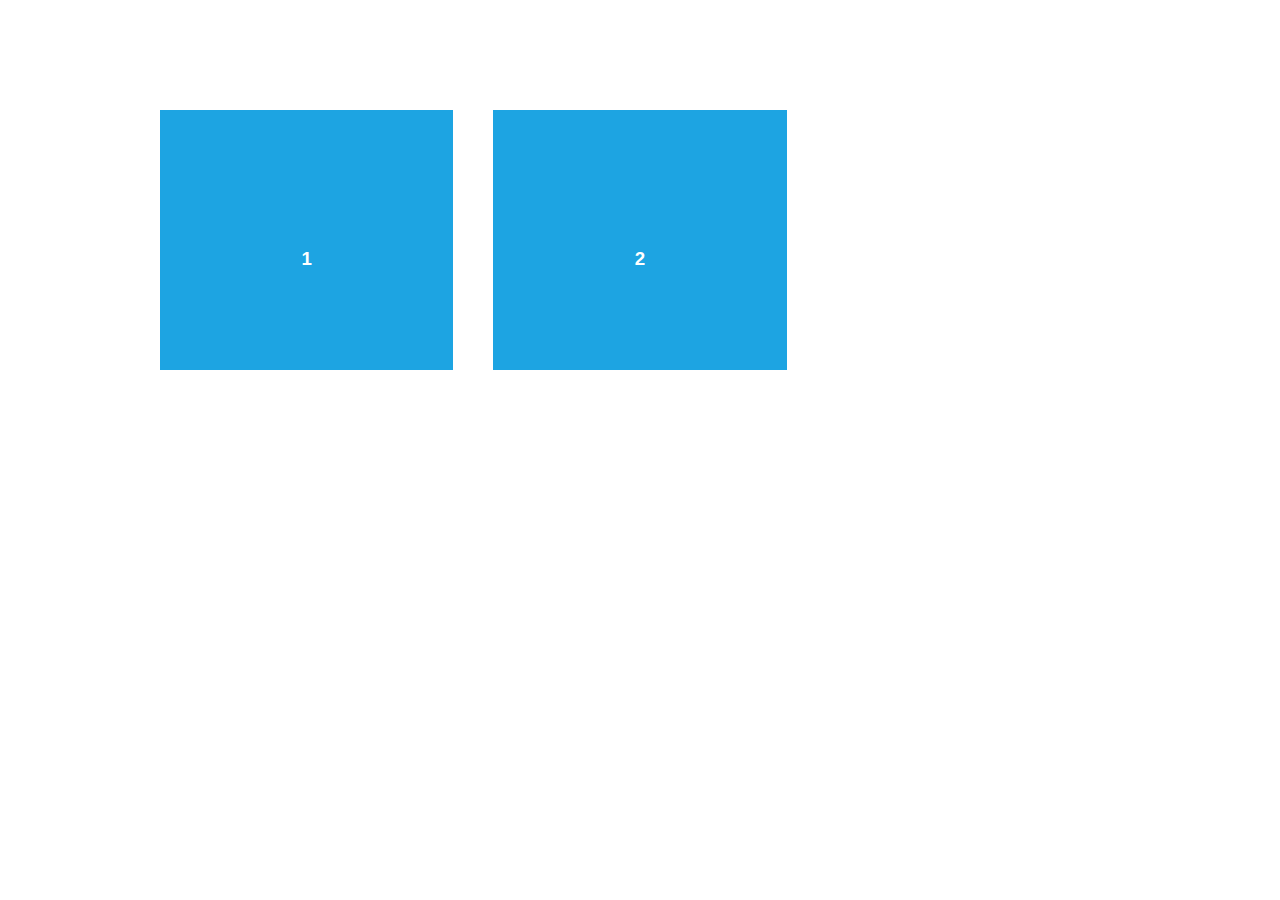
<file: assets/js/aos/demo/async.html>
<!DOCTYPE html>
<html>
  <head>
    <meta charset="utf-8">
    <title>AOS - Animate on scroll library</title>
    <meta name="viewport" content="width=device-width">
    <link rel="stylesheet" href="css/styles.css" />
    <link rel="stylesheet" href="../dist/aos.css" />
  </head>
  <body>
    <div id="aos-demo" class="aos-all"></div>

    <script src="../dist/aos.js"></script>
    <script>
      AOS.init({
        easing: 'ease-in-out-sine'
      });

      setInterval(addItem, 300);

      var itemsCounter = 1;
      var container = document.getElementById('aos-demo');

      function addItem () {
        if (itemsCounter > 42) return;
        var item = document.createElement('div');
        item.classList.add('aos-item');
        item.setAttribute('data-aos', 'fade-up');
        item.innerHTML = '<div class="aos-item__inner"><h3>' + itemsCounter + '</h3></div>';
        container.appendChild(item);
        itemsCounter++;
      }
    </script>
  </body>
</html>
</file>
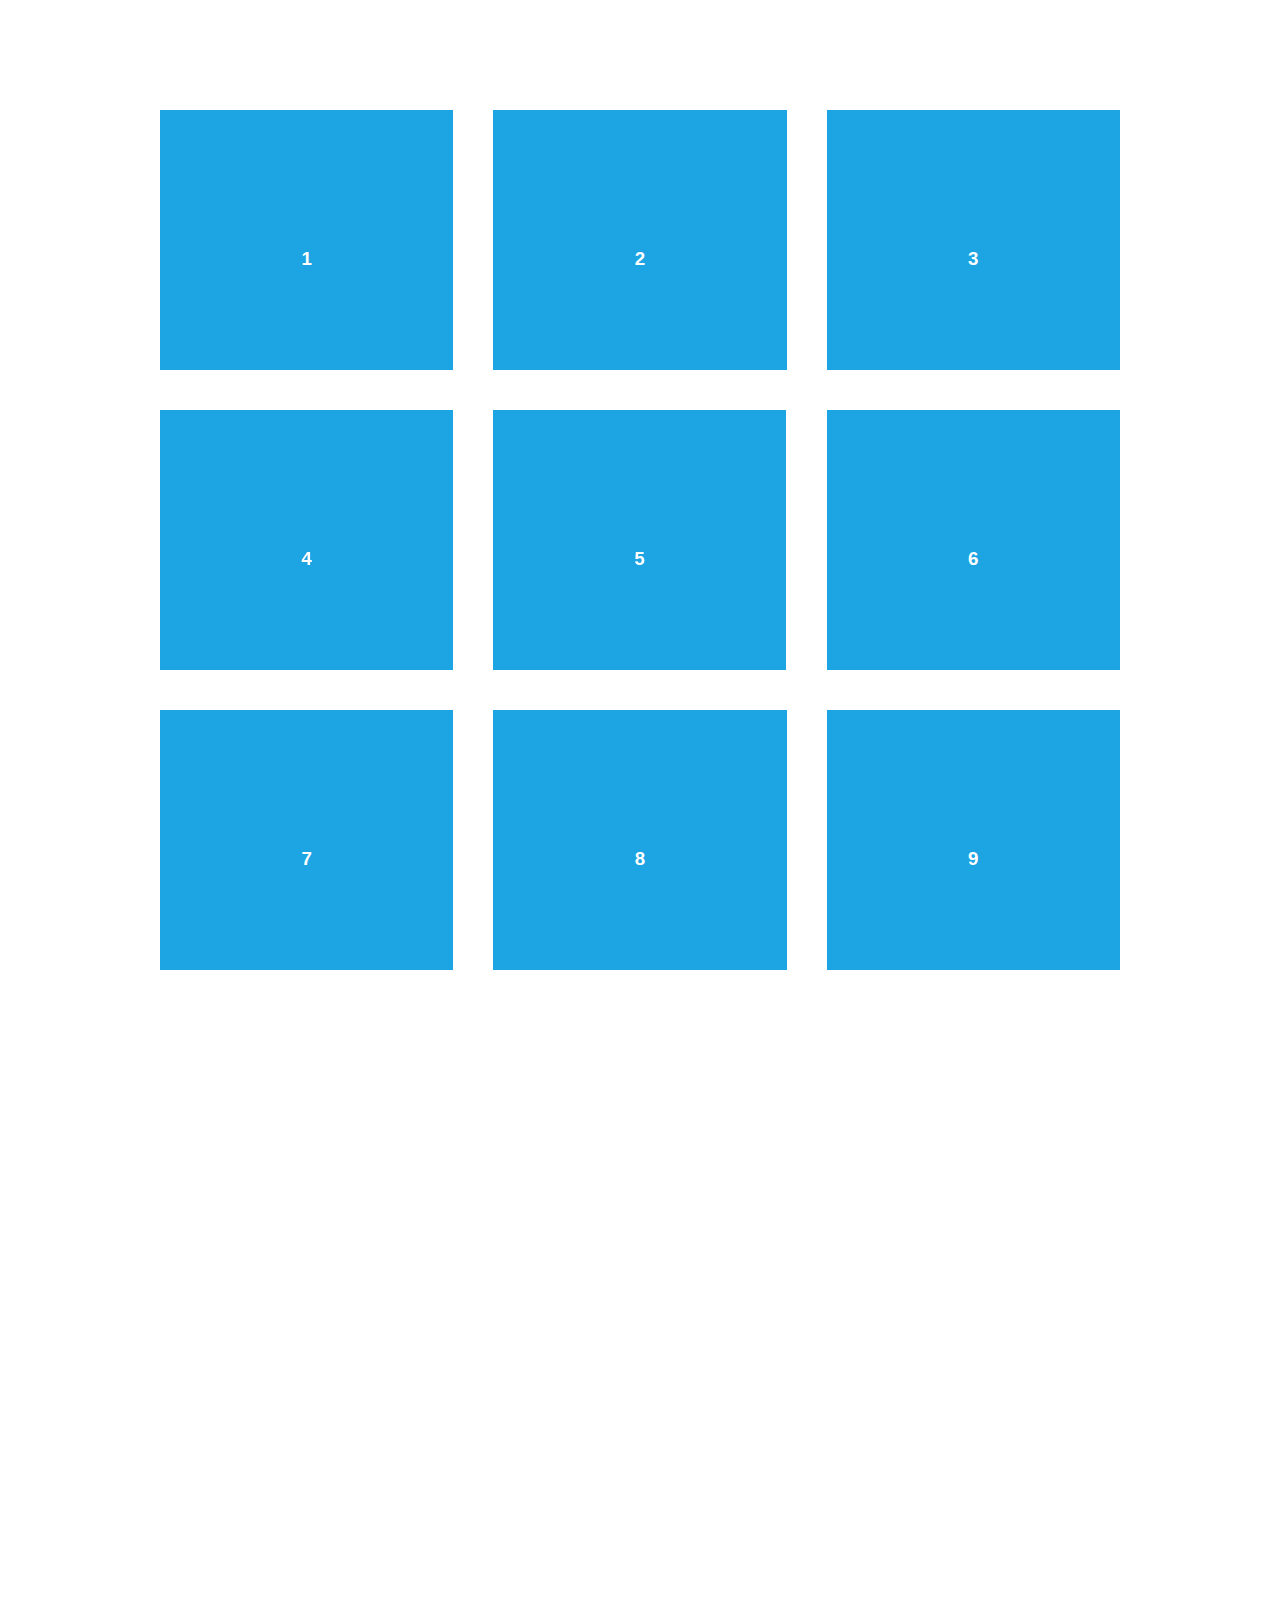
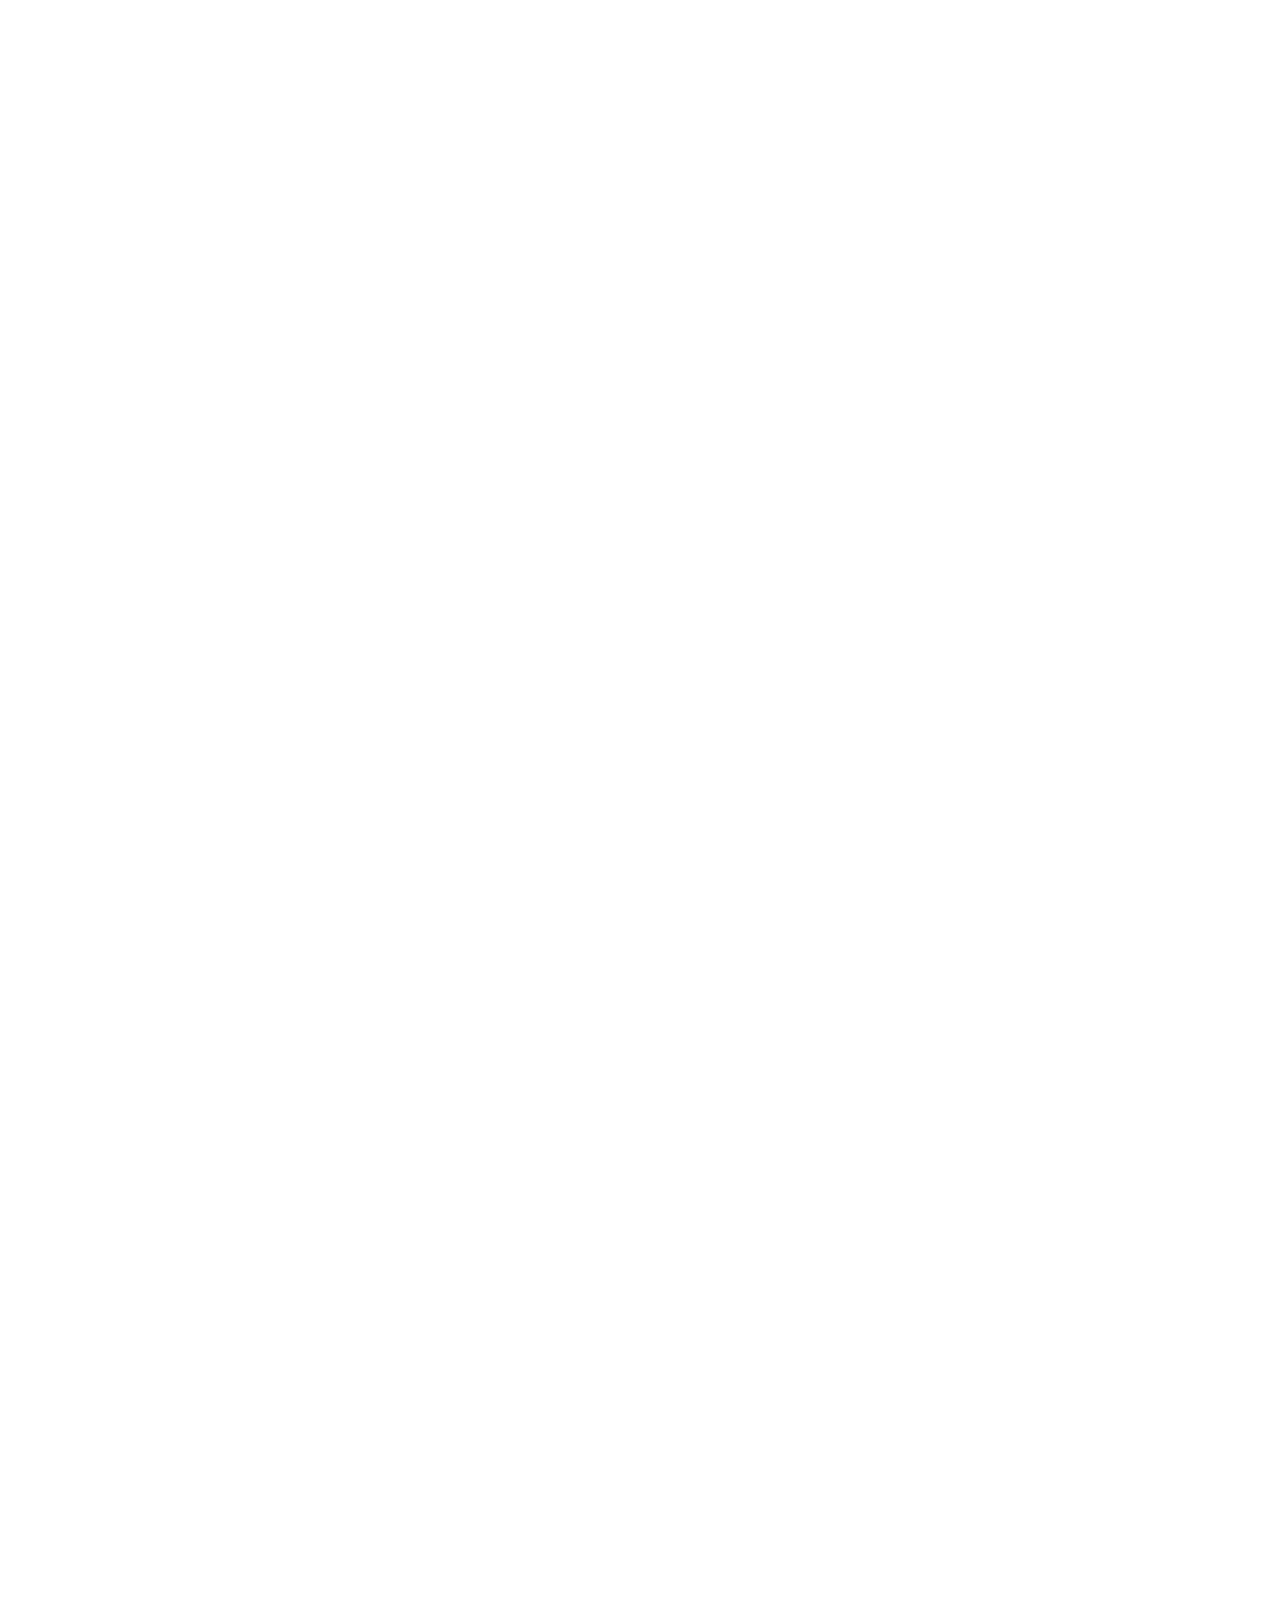
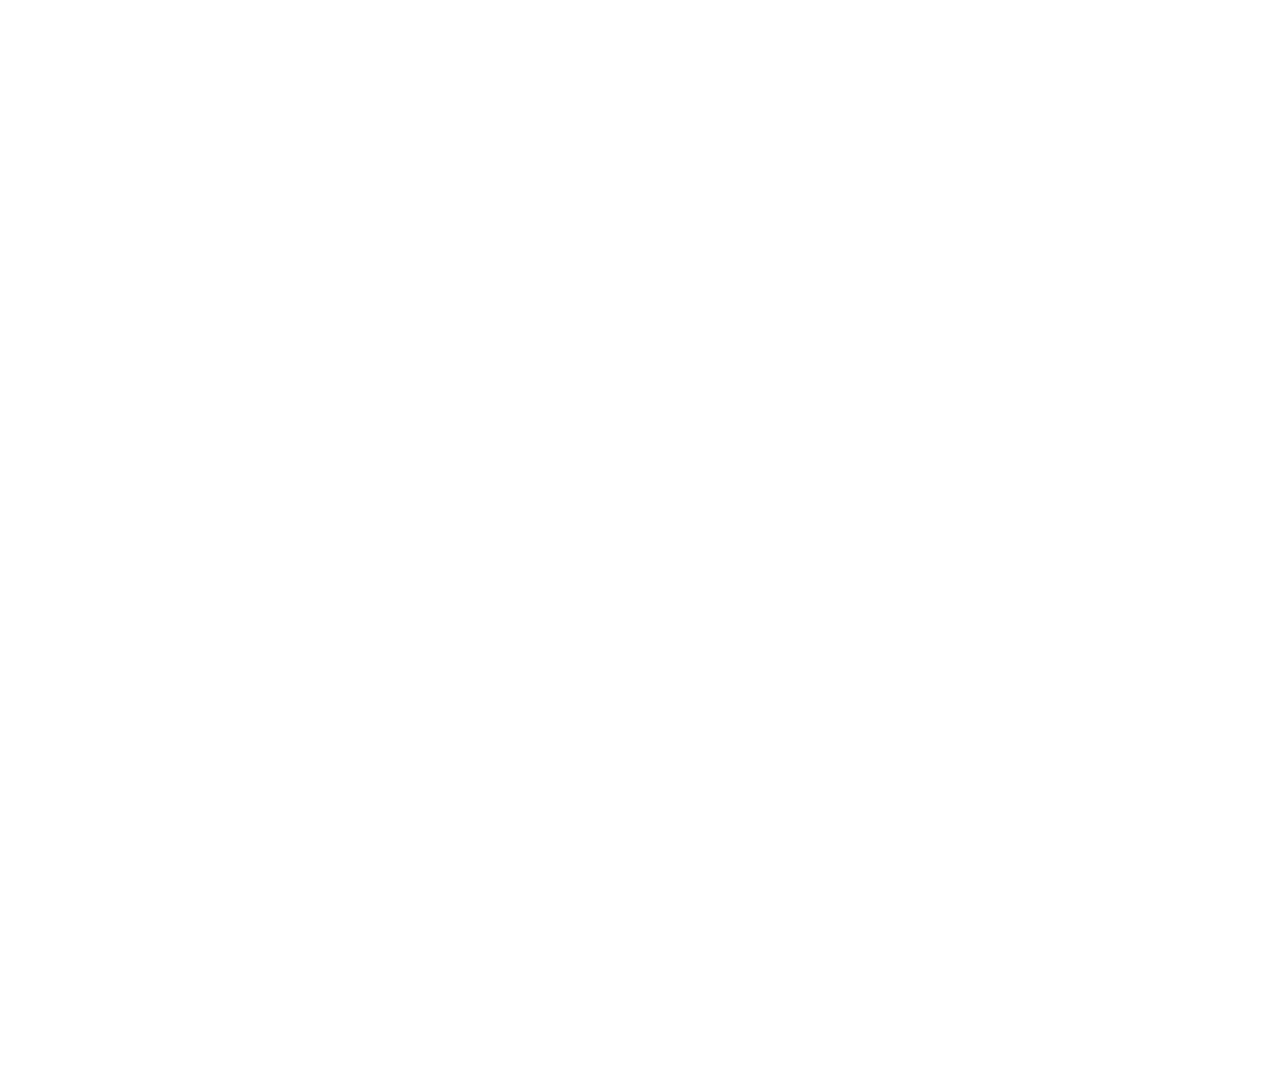
<file: assets/js/aos/demo/simple.html>
<!DOCTYPE html>
<html>
  <head>
    <meta charset="utf-8">
    <title>AOS - Animate on scroll library</title>
    <meta name="viewport" content="width=device-width">
    <link rel="stylesheet" href="css/styles.css" />
    <link rel="stylesheet" href="../dist/aos.css" />
    <!--[if lt IE 9]>
    <script src="//html5shiv.googlecode.com/svn/trunk/html5.js"></script>
    <![endif]-->
  </head>
  <body>
    <div id="transcroller-body" class="aos-all">
      <div class="aos-item" data-aos="fade-up">
        <div class="aos-item__inner"><h3>1</h3></div>
      </div>
      <div class="aos-item" data-aos="fade-down">
        <div class="aos-item__inner"><h3>2</h3></div>
      </div>
      <div class="aos-item" data-aos="zoom-out-down">
        <div class="aos-item__inner"><h3>3</h3></div>
      </div>
      <div class="aos-item" data-aos="flip-down">
        <div class="aos-item__inner"><h3>4</h3></div>
      </div>
      <div class="aos-item" data-aos="flip-up">
        <div class="aos-item__inner"><h3>5</h3></div>
      </div>
      <div class="aos-item" data-aos="fade-down">
        <div class="aos-item__inner"><h3>6</h3></div>
      </div>
      <div class="aos-item" data-aos="fade-in">
        <div class="aos-item__inner"><h3>7</h3></div>
      </div>
      <div class="aos-item" data-aos="fade-down">
        <div class="aos-item__inner"><h3>8</h3></div>
      </div>
      <div class="aos-item" data-aos="fade-in">
        <div class="aos-item__inner"><h3>9</h3></div>
      </div>
      <div class="aos-item" data-aos="fade-down">
        <div class="aos-item__inner"><h3>10</h3></div>
      </div>
      <div class="aos-item" data-aos="fade-up">
        <div class="aos-item__inner"><h3>11</h3></div>
      </div>
      <div class="aos-item" data-aos="fade-down">
        <div class="aos-item__inner"><h3>12</h3></div>
      </div>
      <div class="aos-item" data-aos="fade-in">
        <div class="aos-item__inner"><h3>13</h3></div>
      </div>
      <div class="aos-item" data-aos="fade-up">
        <div class="aos-item__inner"><h3>14</h3></div>
      </div>
      <div class="aos-item" data-aos="fade-in">
        <div class="aos-item__inner"><h3>15</h3></div>
      </div>
      <div class="aos-item" data-aos="fade-up">
        <div class="aos-item__inner"><h3>16</h3></div>
      </div>
      <div class="aos-item" data-aos="fade-down">
        <div class="aos-item__inner"><h3>17</h3></div>
      </div>
      <div class="aos-item" data-aos="fade-up">
        <div class="aos-item__inner"><h3>18</h3></div>
      </div>
      <div class="aos-item" data-aos="zoom-out">
        <div class="aos-item__inner"><h3>19</h3></div>
      </div>
      <div class="aos-item" data-aos="fade-up">
        <div class="aos-item__inner"><h3>20</h3></div>
      </div>
      <div class="aos-item" data-aos="zoom-out">
        <div class="aos-item__inner"><h3>21</h3></div>
      </div>
      <div class="aos-item" data-aos="fade-in">
        <div class="aos-item__inner"><h3>22</h3></div>
      </div>
      <div class="aos-item" data-aos="zoom-out-up">
        <div class="aos-item__inner"><h3>23</h3></div>
      </div>
      <div class="aos-item" data-aos="zoom-out-down">
        <div class="aos-item__inner"><h3>24</h3></div>
      </div>
      <div class="aos-item" data-aos="fade-in">
        <div class="aos-item__inner"><h3>25</h3></div>
      </div>
      <div class="aos-item" data-aos="fade-in">
        <div class="aos-item__inner"><h3>26</h3></div>
      </div>
      <div class="aos-item" data-aos="fade-in">
        <div class="aos-item__inner"><h3>27</h3></div>
      </div>
      <div class="aos-item" data-aos="fade-in">
        <div class="aos-item__inner"><h3>28</h3></div>
      </div>
      <div class="aos-item" data-aos="fade-in">
        <div class="aos-item__inner"><h3>29</h3></div>
      </div>
      <div class="aos-item" data-aos="fade-in">
        <div class="aos-item__inner"><h3>30</h3></div>
      </div>
      <div class="aos-item" data-aos="fade-in">
        <div class="aos-item__inner"><h3>31</h3></div>
      </div>
      <div class="aos-item" data-aos="fade-in">
        <div class="aos-item__inner"><h3>32</h3></div>
      </div>
      <div class="aos-item" data-aos="fade-in">
        <div class="aos-item__inner"><h3>33</h3></div>
      </div>
      <div class="aos-item" data-aos="fade-in">
        <div class="aos-item__inner"><h3>34</h3></div>
      </div>
      <div class="aos-item" data-aos="fade-in">
        <div class="aos-item__inner"><h3>35</h3></div>
      </div>
      <div class="aos-item" data-aos="fade-in">
        <div class="aos-item__inner"><h3>36</h3></div>
      </div>
      <div class="aos-item" data-aos="fade-in">
        <div class="aos-item__inner"><h3>37</h3></div>
      </div>
      <div class="aos-item" data-aos="fade-in">
        <div class="aos-item__inner"><h3>38</h3></div>
      </div>
      <div class="aos-item" data-aos="fade-in">
        <div class="aos-item__inner"><h3>39</h3></div>
      </div>
      <div class="aos-item" data-aos="fade-in">
        <div class="aos-item__inner"><h3>40</h3></div>
      </div>
      <div class="aos-item" data-aos="fade-in">
        <div class="aos-item__inner"><h3>41</h3></div>
      </div>
      <div class="aos-item" data-aos="fade-in">
        <div class="aos-item__inner"><h3>42</h3></div>
      </div>
    </div>

    <script src="../dist/aos.js"></script>
    <script>
      AOS.init({
        easing: 'ease-in-out-sine'
      });
    </script>

    <!-- <script src="//cdnjs.cloudflare.com/ajax/libs/require.js/2.1.11/require.min.js"></script>
    <script>
      requirejs.config({
          baseUrl: '../dist',
      });

      require(['aos'], function(AOS){
          AOS.init({
              easing: 'ease-in-out-sine'
          });
      });
    </script> -->
  </body>
</html>
</file>
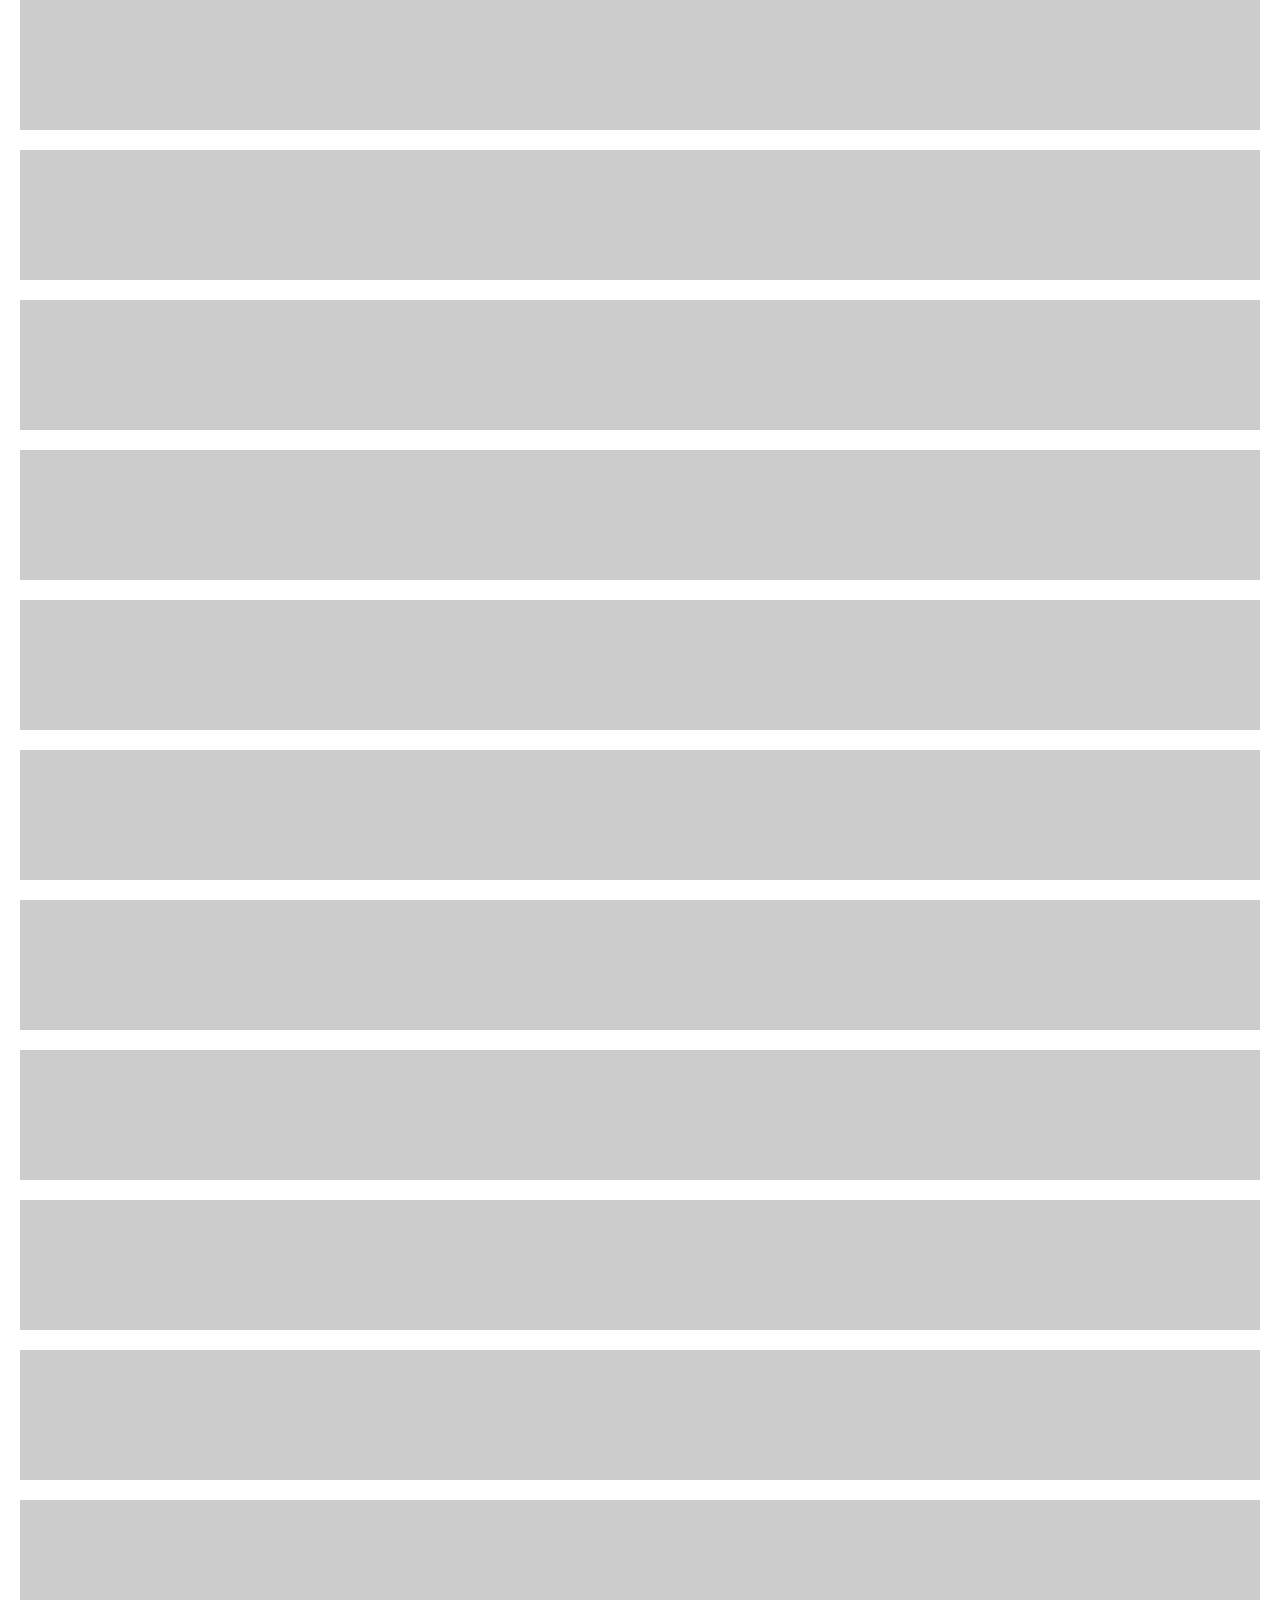
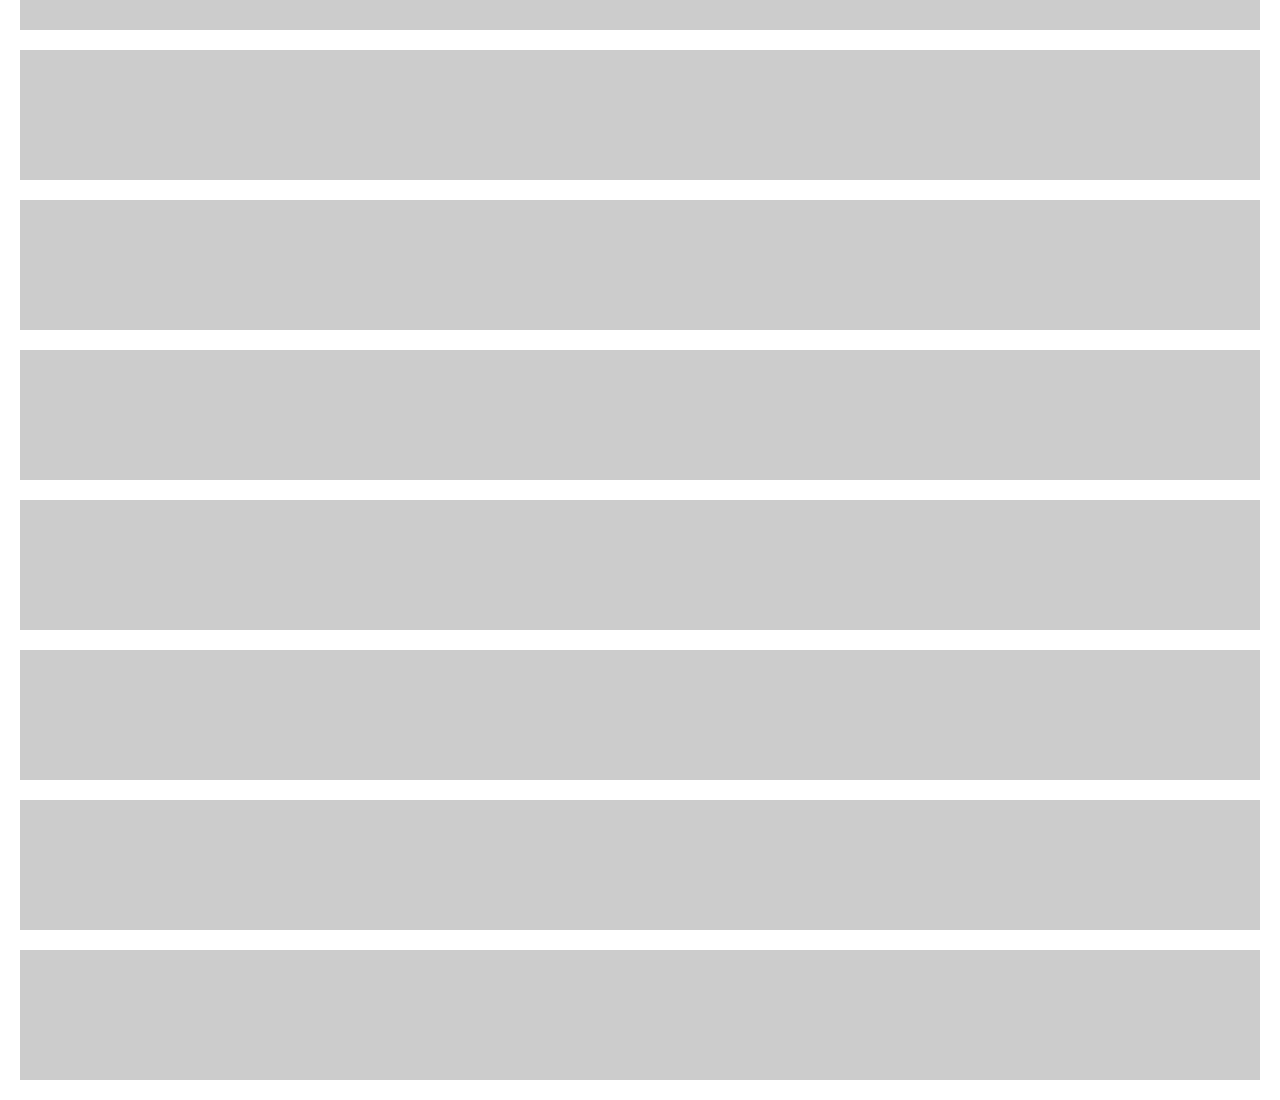
<file: assets/js/aos/test/fixtures/aos-offset.fixture.html>
<!DOCTYPE html>
<html>
  <head>
    <title></title>
    <style type="text/css">
      * {box-sizing: border-box;}
      body {
        margin: 0; padding: 0 20px; text-align: center;
      }
      .aos-item {
        width: 100%; height: 130px; margin: 0 0 20px 0; background: #ccc;
      }
    </style>
  </head>
  <body class="body">
    <div class="aos-item aos-item--1" data-aos-offset="50" data-aos="fade"></div>
    <div class="aos-item aos-item--2" data-aos-offset="50" data-aos="fade-up"></div>
    <div class="aos-item aos-item--3" data-aos-offset="50" data-aos="fade-down"></div>
    <div class="aos-item aos-item--4" data-aos-offset="50" data-aos="fade-left"></div>
    <div class="aos-item aos-item--5" data-aos-offset="50" data-aos="fade-right"></div>
    <div class="aos-item aos-item--6" data-aos-offset="50" data-aos="flip-up"></div>
    <div class="aos-item aos-item--7" data-aos-offset="50" data-aos="flip-down"></div>
    <div class="aos-item aos-item--8" data-aos-offset="50" data-aos="flip-left"></div>
    <div class="aos-item aos-item--9" data-aos-offset="50" data-aos="flip-right"></div>
    <div class="aos-item aos-item--10" data-aos-offset="50" data-aos="zoom-in"></div>
    <div class="aos-item aos-item--11" data-aos-offset="50" data-aos="zoom-in-up"></div>
    <div class="aos-item aos-item--12" data-aos-offset="50" data-aos="zoom-in-down"></div>
    <div class="aos-item aos-item--13" data-aos-offset="50" data-aos="zoom-in-left"></div>
    <div class="aos-item aos-item--14" data-aos-offset="50" data-aos="zoom-in-right"></div>
    <div class="aos-item aos-item--15" data-aos-offset="50" data-aos="slide-up"></div>
    <div class="aos-item aos-item--16" data-aos-offset="50" data-aos="slide-down"></div>
    <div class="aos-item aos-item--17" data-aos-offset="50" data-aos="slide-left"></div>
    <div class="aos-item aos-item--18" data-aos-offset="50" data-aos="slide-right"></div>
  </body>
</html>
</file>
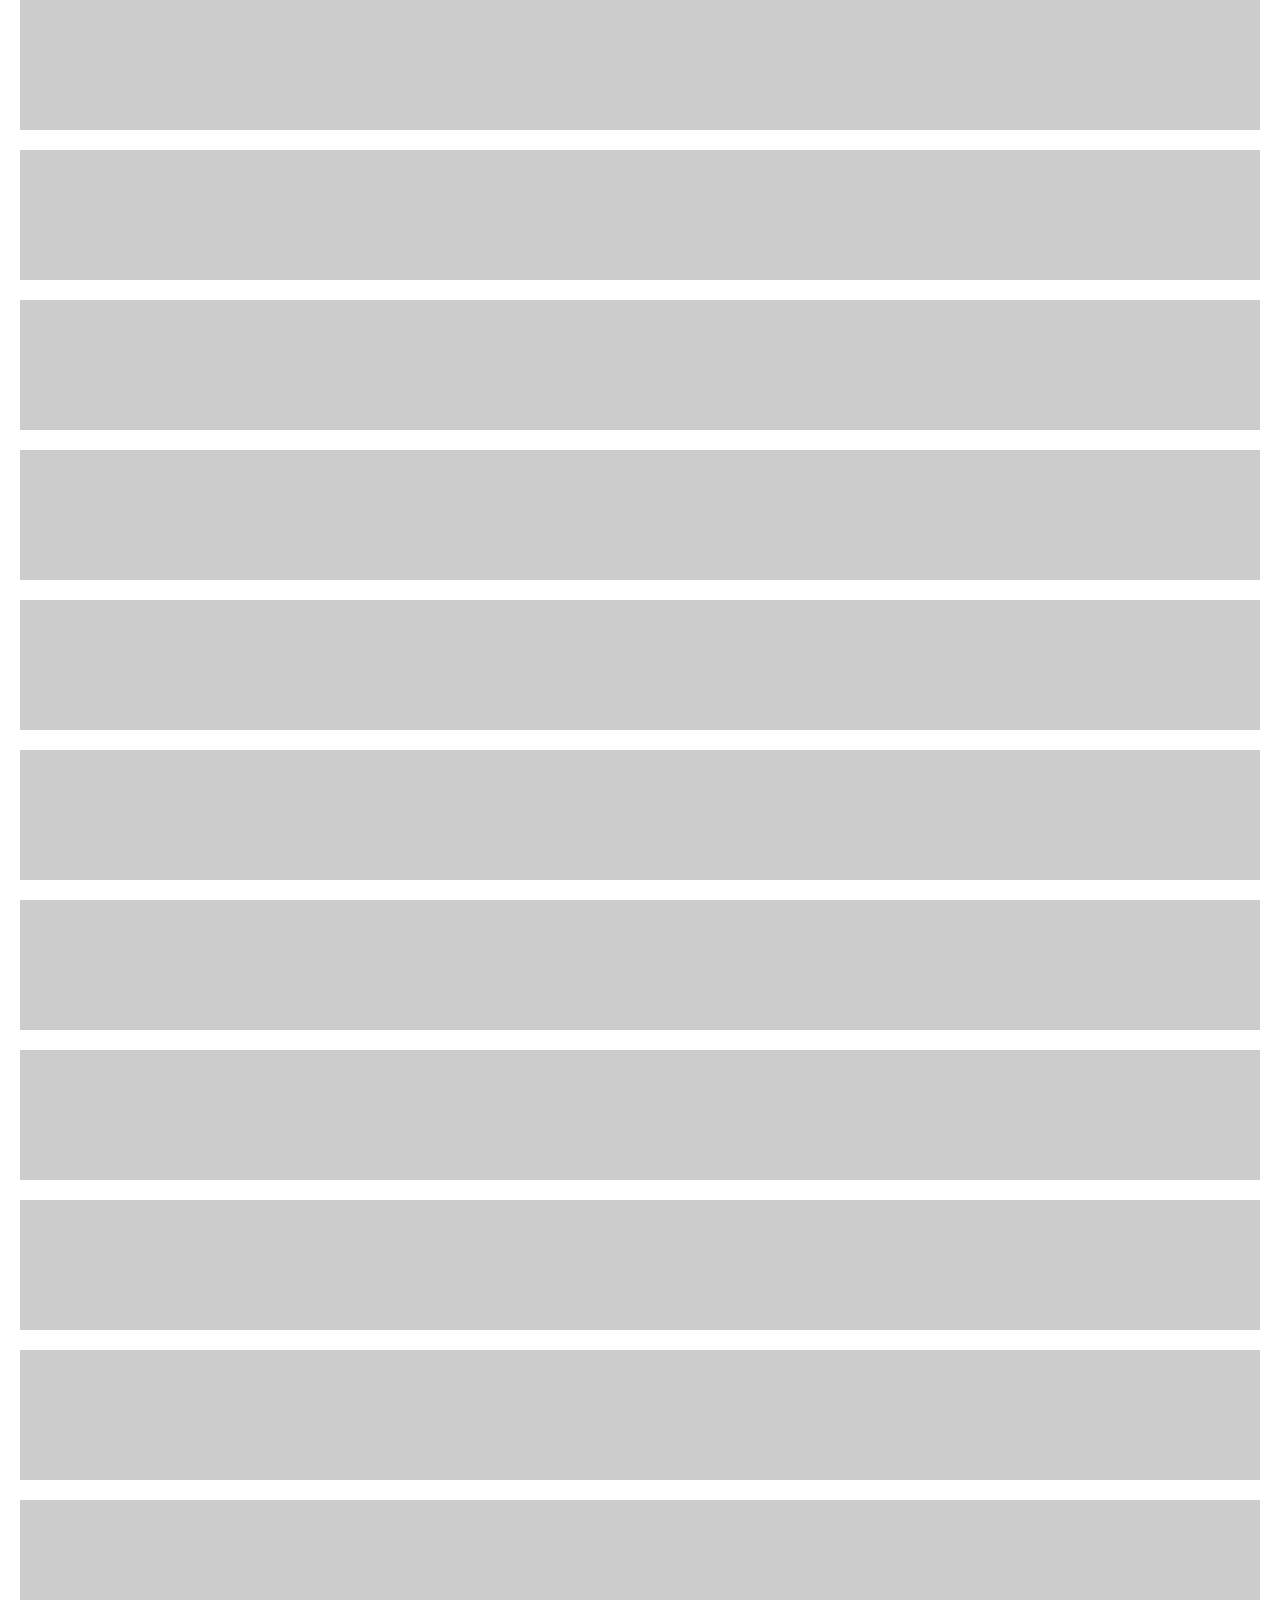
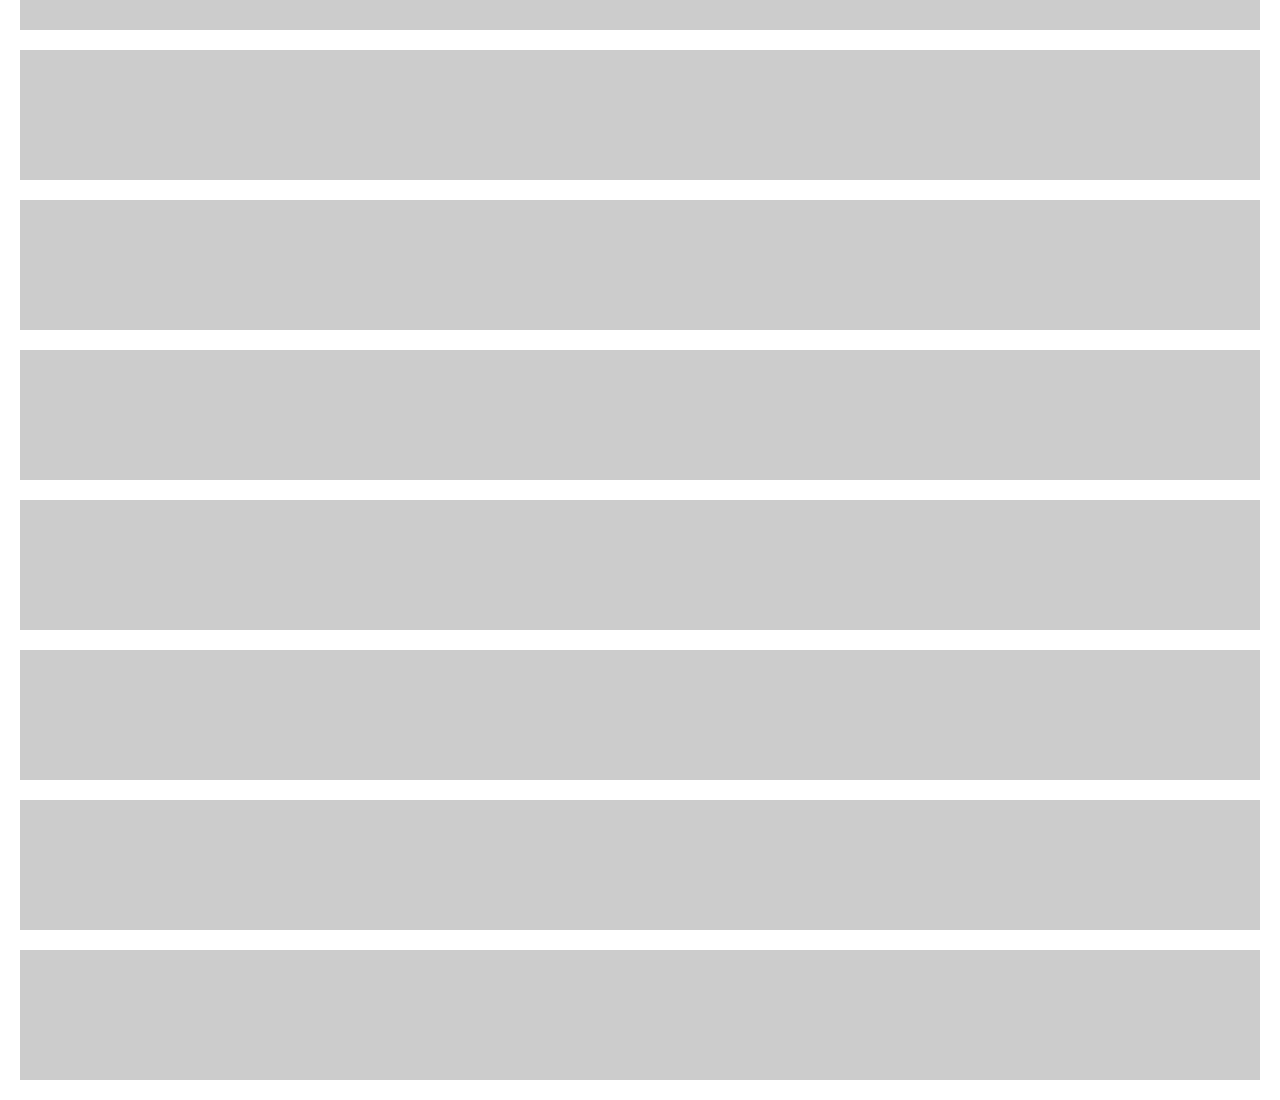
<file: assets/js/aos/test/fixtures/aos.fixture.html>
<!DOCTYPE html>
<html>
  <head>
    <title></title>
    <style type="text/css">
      * {box-sizing: border-box;}
      body {
        margin: 0; padding: 0 20px; text-align: center;
      }
      .aos-item {
        width: 100%; height: 130px; margin: 0 0 20px 0; background: #ccc;
      }
    </style>
  </head>
  <body class="body">
    <div class="aos-item aos-item--1" data-aos="fade"></div>
    <div class="aos-item aos-item--2" data-aos="fade-up"></div>
    <div class="aos-item aos-item--3" data-aos="fade-down"></div>
    <div class="aos-item aos-item--4" data-aos="fade-left"></div>
    <div class="aos-item aos-item--5" data-aos="fade-right"></div>
    <div class="aos-item aos-item--6" data-aos="flip-up"></div>
    <div class="aos-item aos-item--7" data-aos="flip-down"></div>
    <div class="aos-item aos-item--8" data-aos="flip-left"></div>
    <div class="aos-item aos-item--9" data-aos="flip-right"></div>
    <div class="aos-item aos-item--10" data-aos="zoom-in"></div>
    <div class="aos-item aos-item--11" data-aos="zoom-in-up"></div>
    <div class="aos-item aos-item--12" data-aos="zoom-in-down"></div>
    <div class="aos-item aos-item--13" data-aos="zoom-in-left"></div>
    <div class="aos-item aos-item--14" data-aos="zoom-in-right"></div>
    <div class="aos-item aos-item--15" data-aos="slide-up"></div>
    <div class="aos-item aos-item--16" data-aos="slide-down"></div>
    <div class="aos-item aos-item--17" data-aos="slide-left"></div>
    <div class="aos-item aos-item--18" data-aos="slide-right"></div>
  </body>
</html>
</file>
<file: assets/css/theme.css>
/* -------------------------------------------------------------------------- */
/*                                 Theme                                      */
/* -------------------------------------------------------------------------- */
/* prettier-ignore */
/* -------------------------------------------------------------------------- */
/*                                  Utilities                                 */
/* -------------------------------------------------------------------------- */
/*-----------------------------------------------
|   Bootstrap Styles
-----------------------------------------------*/
/*!
 * Bootstrap v5.0.0-alpha1 (https://getbootstrap.com/)
 * Copyright 2011-2020 The Bootstrap Authors
 * Copyright 2011-2020 Twitter, Inc.
 * Licensed under MIT (https://github.com/twbs/bootstrap/blob/main/LICENSE)
 */
:root {
  --bs-blue: #387BF5;
  --bs-indigo: #727cf5;
  --bs-purple: #6b5eae;
  --bs-pink: #F5387B;
  --bs-red: #F53838;
  --bs-orange: #F56538;
  --bs-yellow: #F29800;
  --bs-green: #38F5B1;
  --bs-teal: #28AFAF;
  --bs-cyan: #38B0F5;
  --bs-white: #fff;
  --bs-gray: #4d5469;
  --bs-gray-dark: #4d5969;
  --bs-primary: #387BF5;
  --bs-secondary: #28AFAF;
  --bs-success: #38F5B1;
  --bs-info: #38B0F5;
  --bs-warning: #F29800;
  --bs-danger: #F53838;
  --bs-light: #f9fafd;
  --bs-dark: #0b1727;
  --bs-font-sans-serif: "Rubik", "Poppins", -apple-system, BlinkMacSystemFont, "Segoe UI", "Helvetica Neue", Arial, sans-serif, "Apple Color Emoji", "Segoe UI Emoji", "Segoe UI Symbol";
  --bs-font-monospace: "SFMono-Regular", Menlo, Monaco, Consolas, "Liberation Mono", "Courier New", monospace;
  --bs-gradient: linear-gradient(180deg, rgba(255, 255, 255, 0.15), rgba(255, 255, 255, 0));
}

*,
*::before,
*::after {
  -webkit-box-sizing: border-box;
  box-sizing: border-box;
}

@media (prefers-reduced-motion: no-preference) {
  :root {
    scroll-behavior: smooth;
  }
}

body {
  margin: 0;
  font-family: "Rubik", -apple-system, BlinkMacSystemFont, "Segoe UI", "Helvetica Neue", Arial, sans-serif, "Apple Color Emoji", "Segoe UI Emoji", "Segoe UI Symbol";
  font-size: 1rem;
  font-weight: 400;
  line-height: 1.5;
  color: #4d5769;
  background-color: #fff;
  -webkit-text-size-adjust: 100%;
  -webkit-tap-highlight-color: rgba(0, 0, 0, 0);
}

[tabindex="-1"]:focus:not(:focus-visible) {
  outline: 0 !important;
}

hr {
  margin: 1rem 0;
  color: #bec3d0;
  background-color: currentColor;
  border: 0;
  opacity: 1;
}

hr:not([size]) {
  height: 1px;
}

h1, .h1, h2, .h2, h3, .h3, h4, .h4, h5, .h5, h6, .h6 {
  margin-top: 0;
  margin-bottom: 0.5rem;
  font-family: "Rubik", "Poppins", -apple-system, BlinkMacSystemFont, "Segoe UI", "Helvetica Neue", Arial, sans-serif, "Apple Color Emoji", "Segoe UI Emoji", "Segoe UI Symbol";
  font-weight: 500;
  line-height: 1.2;
  color: #0B132A;
}

h1, .h1 {
  font-size: calc(1.37383rem + 1.48598vw);
}

@media (min-width: 1200px) {
  h1, .h1 {
    font-size: 2.48832rem;
  }
}

h2, .h2 {
  font-size: calc(1.33236rem + 0.98832vw);
}

@media (min-width: 1200px) {
  h2, .h2 {
    font-size: 2.0736rem;
  }
}

h3, .h3 {
  font-size: calc(1.2978rem + 0.5736vw);
}

@media (min-width: 1200px) {
  h3, .h3 {
    font-size: 1.728rem;
  }
}

h4, .h4 {
  font-size: calc(1.269rem + 0.228vw);
}

@media (min-width: 1200px) {
  h4, .h4 {
    font-size: 1.44rem;
  }
}

h5, .h5 {
  font-size: 1.2rem;
}

h6, .h6 {
  font-size: 0.83333rem;
}

p {
  margin-top: 0;
  margin-bottom: 1rem;
}

abbr[title],
abbr[data-bs-original-title] {
  text-decoration: underline;
  -webkit-text-decoration: underline dotted;
  text-decoration: underline dotted;
  cursor: help;
  -webkit-text-decoration-skip-ink: none;
  text-decoration-skip-ink: none;
}

address {
  margin-bottom: 1rem;
  font-style: normal;
  line-height: inherit;
}

ol,
ul {
  padding-left: 2rem;
}

ol,
ul,
dl {
  margin-top: 0;
  margin-bottom: 1rem;
}

ol ol,
ul ul,
ol ul,
ul ol {
  margin-bottom: 0;
}

dt {
  font-weight: 700;
}

dd {
  margin-bottom: .5rem;
  margin-left: 0;
}

blockquote {
  margin: 0 0 1rem;
}

b,
strong {
  font-weight: 800;
}

small, .small {
  font-size: 75%;
}

mark, .mark {
  padding: 0.2em;
  background-color: #fcf8e3;
}

sub,
sup {
  position: relative;
  font-size: 0.75em;
  line-height: 0;
  vertical-align: baseline;
}

sub {
  bottom: -.25em;
}

sup {
  top: -.5em;
}

a {
  color: #387BF5;
  text-decoration: none;
}

a:hover {
  color: #2d62c4;
  text-decoration: underline;
}

a:not([href]):not([class]), a:not([href]):not([class]):hover {
  color: inherit;
  text-decoration: none;
}

pre,
code,
kbd,
samp {
  font-family: var(--bs-font-monospace);
  font-size: 1em;
  direction: ltr /* rtl:ignore */;
  unicode-bidi: bidi-override;
}

pre {
  display: block;
  margin-top: 0;
  margin-bottom: 1rem;
  overflow: auto;
  font-size: 75%;
}

pre code {
  font-size: inherit;
  color: inherit;
  word-break: normal;
}

code {
  font-size: 75%;
  color: #F5387B;
  word-wrap: break-word;
}

a > code {
  color: inherit;
}

kbd {
  padding: 0.2rem 0.4rem;
  font-size: 75%;
  color: #fff;
  background-color: #4F5665;
  border-radius: 0.2rem;
}

kbd kbd {
  padding: 0;
  font-size: 1em;
  font-weight: 700;
}

figure {
  margin: 0 0 1rem;
}

img,
svg {
  vertical-align: middle;
}

table {
  caption-side: bottom;
  border-collapse: collapse;
}

caption {
  padding-top: 0.5rem;
  padding-bottom: 0.5rem;
  color: #6f7995;
  text-align: left;
}

th {
  text-align: inherit;
  text-align: -webkit-match-parent;
}

thead,
tbody,
tfoot,
tr,
td,
th {
  border-color: inherit;
  border-style: solid;
  border-width: 0;
}

label {
  display: inline-block;
}

button {
  border-radius: 0;
}

button:focus:not(:focus-visible) {
  outline: 0;
}

input,
button,
select,
optgroup,
textarea {
  margin: 0;
  font-family: inherit;
  font-size: inherit;
  line-height: inherit;
}

button,
select {
  text-transform: none;
}

[role="button"] {
  cursor: pointer;
}

select {
  word-wrap: normal;
}

[list]::-webkit-calendar-picker-indicator {
  display: none;
}

button,
[type="button"],
[type="reset"],
[type="submit"] {
  -webkit-appearance: button;
}

button:not(:disabled),
[type="button"]:not(:disabled),
[type="reset"]:not(:disabled),
[type="submit"]:not(:disabled) {
  cursor: pointer;
}

::-moz-focus-inner {
  padding: 0;
  border-style: none;
}

textarea {
  resize: vertical;
}

fieldset {
  min-width: 0;
  padding: 0;
  margin: 0;
  border: 0;
}

legend {
  float: left;
  width: 100%;
  padding: 0;
  margin-bottom: 0.5rem;
  font-size: calc(1.275rem + 0.3vw);
  line-height: inherit;
}

@media (min-width: 1200px) {
  legend {
    font-size: 1.5rem;
  }
}

legend + * {
  clear: left;
}

::-webkit-datetime-edit-fields-wrapper,
::-webkit-datetime-edit-text,
::-webkit-datetime-edit-minute,
::-webkit-datetime-edit-hour-field,
::-webkit-datetime-edit-day-field,
::-webkit-datetime-edit-month-field,
::-webkit-datetime-edit-year-field {
  padding: 0;
}

::-webkit-inner-spin-button {
  height: auto;
}

[type="search"] {
  outline-offset: -2px;
  -webkit-appearance: textfield;
}

/* rtl:raw:
[type="tel"],
[type="url"],
[type="email"],
[type="number"] {
  direction: ltr;
}
*/
::-webkit-search-decoration {
  -webkit-appearance: none;
}

::-webkit-color-swatch-wrapper {
  padding: 0;
}

::file-selector-button {
  font: inherit;
}

::-webkit-file-upload-button {
  font: inherit;
  -webkit-appearance: button;
}

output {
  display: inline-block;
}

iframe {
  border: 0;
}

summary {
  display: list-item;
  cursor: pointer;
}

progress {
  vertical-align: baseline;
}

[hidden] {
  display: none !important;
}

.lead {
  font-size: 1.2rem;
  font-weight: 400;
}

.display-1 {
  font-size: calc(1.55498rem + 3.65978vw);
  font-weight: 900;
  line-height: 1;
}

@media (min-width: 1200px) {
  .display-1 {
    font-size: 4.29982rem;
  }
}

.display-2 {
  font-size: calc(1.48332rem + 2.79982vw);
  font-weight: 900;
  line-height: 1;
}

@media (min-width: 1200px) {
  .display-2 {
    font-size: 3.58318rem;
  }
}

.display-3 {
  font-size: calc(1.4236rem + 2.08318vw);
  font-weight: 900;
  line-height: 1;
}

@media (min-width: 1200px) {
  .display-3 {
    font-size: 2.98598rem;
  }
}

.display-4 {
  font-size: calc(1.37383rem + 1.48598vw);
  font-weight: 900;
  line-height: 1;
}

@media (min-width: 1200px) {
  .display-4 {
    font-size: 2.48832rem;
  }
}

.display-5 {
  font-size: calc(1.33236rem + 0.98832vw);
  font-weight: 900;
  line-height: 1;
}

@media (min-width: 1200px) {
  .display-5 {
    font-size: 2.0736rem;
  }
}

.display-6 {
  font-size: calc(1.2978rem + 0.5736vw);
  font-weight: 900;
  line-height: 1;
}

@media (min-width: 1200px) {
  .display-6 {
    font-size: 1.728rem;
  }
}

.list-unstyled {
  padding-left: 0;
  list-style: none;
}

.list-inline {
  padding-left: 0;
  list-style: none;
}

.list-inline-item {
  display: inline-block;
}

.list-inline-item:not(:last-child) {
  margin-right: 0.5rem;
}

.initialism {
  font-size: 75%;
  text-transform: uppercase;
}

.blockquote {
  margin-bottom: 1rem;
  font-size: 1.2rem;
}

.blockquote > :last-child {
  margin-bottom: 0;
}

.blockquote-footer {
  margin-top: -1rem;
  margin-bottom: 1rem;
  font-size: 75%;
  color: #4d5469;
}

.blockquote-footer::before {
  content: "\2014\00A0";
}

.img-fluid {
  max-width: 100%;
  height: auto;
}

.img-thumbnail {
  padding: 0.25rem;
  background-color: #fff;
  border: 1px solid #bec3d0;
  border-radius: 0.25rem;
  -webkit-box-shadow: 0 1.5625rem 2.8125rem rgba(79, 86, 101, 0.075);
  box-shadow: 0 1.5625rem 2.8125rem rgba(79, 86, 101, 0.075);
  max-width: 100%;
  height: auto;
}

.figure {
  display: inline-block;
}

.figure-img {
  margin-bottom: 0.5rem;
  line-height: 1;
}

.figure-caption {
  font-size: 75%;
  color: #4d5469;
}

.container,
.container-fluid,
.container-sm,
.container-md,
.container-lg,
.container-xl,
.container-xxl {
  width: 100%;
  padding-right: var(--bs-gutter-x, 1rem);
  padding-left: var(--bs-gutter-x, 1rem);
  margin-right: auto;
  margin-left: auto;
}

@media (min-width: 576px) {
  .container, .container-sm {
    max-width: 540px;
  }
}

@media (min-width: 768px) {
  .container, .container-sm, .container-md {
    max-width: 720px;
  }
}

@media (min-width: 992px) {
  .container, .container-sm, .container-md, .container-lg {
    max-width: 960px;
  }
}

@media (min-width: 1200px) {
  .container, .container-sm, .container-md, .container-lg, .container-xl {
    max-width: 1140px;
  }
}

@media (min-width: 1540px) {
  .container, .container-sm, .container-md, .container-lg, .container-xl, .container-xxl {
    max-width: 1480px;
  }
}

.row {
  --bs-gutter-x: 2rem;
  --bs-gutter-y: 0;
  display: -webkit-box;
  display: -ms-flexbox;
  display: flex;
  -ms-flex-wrap: wrap;
  flex-wrap: wrap;
  margin-top: calc(var(--bs-gutter-y) * -1);
  margin-right: calc(var(--bs-gutter-x) / -2);
  margin-left: calc(var(--bs-gutter-x) / -2);
}

.row > * {
  -ms-flex-negative: 0;
  flex-shrink: 0;
  width: 100%;
  max-width: 100%;
  padding-right: calc(var(--bs-gutter-x) / 2);
  padding-left: calc(var(--bs-gutter-x) / 2);
  margin-top: var(--bs-gutter-y);
}

.col {
  -webkit-box-flex: 1;
  -ms-flex: 1 0 0%;
  flex: 1 0 0%;
}

.row-cols-auto > * {
  -webkit-box-flex: 0;
  -ms-flex: 0 0 auto;
  flex: 0 0 auto;
  width: auto;
}

.row-cols-1 > * {
  -webkit-box-flex: 0;
  -ms-flex: 0 0 auto;
  flex: 0 0 auto;
  width: 100%;
}

.row-cols-2 > * {
  -webkit-box-flex: 0;
  -ms-flex: 0 0 auto;
  flex: 0 0 auto;
  width: 50%;
}

.row-cols-3 > * {
  -webkit-box-flex: 0;
  -ms-flex: 0 0 auto;
  flex: 0 0 auto;
  width: 33.33333%;
}

.row-cols-4 > * {
  -webkit-box-flex: 0;
  -ms-flex: 0 0 auto;
  flex: 0 0 auto;
  width: 25%;
}

.row-cols-5 > * {
  -webkit-box-flex: 0;
  -ms-flex: 0 0 auto;
  flex: 0 0 auto;
  width: 20%;
}

.row-cols-6 > * {
  -webkit-box-flex: 0;
  -ms-flex: 0 0 auto;
  flex: 0 0 auto;
  width: 16.66667%;
}

.col-auto {
  -webkit-box-flex: 0;
  -ms-flex: 0 0 auto;
  flex: 0 0 auto;
  width: auto;
}

.col-1 {
  -webkit-box-flex: 0;
  -ms-flex: 0 0 auto;
  flex: 0 0 auto;
  width: 8.33333%;
}

.col-2 {
  -webkit-box-flex: 0;
  -ms-flex: 0 0 auto;
  flex: 0 0 auto;
  width: 16.66667%;
}

.col-3 {
  -webkit-box-flex: 0;
  -ms-flex: 0 0 auto;
  flex: 0 0 auto;
  width: 25%;
}

.col-4 {
  -webkit-box-flex: 0;
  -ms-flex: 0 0 auto;
  flex: 0 0 auto;
  width: 33.33333%;
}

.col-5 {
  -webkit-box-flex: 0;
  -ms-flex: 0 0 auto;
  flex: 0 0 auto;
  width: 41.66667%;
}

.col-6 {
  -webkit-box-flex: 0;
  -ms-flex: 0 0 auto;
  flex: 0 0 auto;
  width: 50%;
}

.col-7 {
  -webkit-box-flex: 0;
  -ms-flex: 0 0 auto;
  flex: 0 0 auto;
  width: 58.33333%;
}

.col-8 {
  -webkit-box-flex: 0;
  -ms-flex: 0 0 auto;
  flex: 0 0 auto;
  width: 66.66667%;
}

.col-9 {
  -webkit-box-flex: 0;
  -ms-flex: 0 0 auto;
  flex: 0 0 auto;
  width: 75%;
}

.col-10 {
  -webkit-box-flex: 0;
  -ms-flex: 0 0 auto;
  flex: 0 0 auto;
  width: 83.33333%;
}

.col-11 {
  -webkit-box-flex: 0;
  -ms-flex: 0 0 auto;
  flex: 0 0 auto;
  width: 91.66667%;
}

.col-12 {
  -webkit-box-flex: 0;
  -ms-flex: 0 0 auto;
  flex: 0 0 auto;
  width: 100%;
}

.offset-1 {
  margin-left: 8.33333%;
}

.offset-2 {
  margin-left: 16.66667%;
}

.offset-3 {
  margin-left: 25%;
}

.offset-4 {
  margin-left: 33.33333%;
}

.offset-5 {
  margin-left: 41.66667%;
}

.offset-6 {
  margin-left: 50%;
}

.offset-7 {
  margin-left: 58.33333%;
}

.offset-8 {
  margin-left: 66.66667%;
}

.offset-9 {
  margin-left: 75%;
}

.offset-10 {
  margin-left: 83.33333%;
}

.offset-11 {
  margin-left: 91.66667%;
}

.g-0,
.gx-0 {
  --bs-gutter-x: 0;
}

.g-0,
.gy-0 {
  --bs-gutter-y: 0;
}

.g-1,
.gx-1 {
  --bs-gutter-x: 0.25rem;
}

.g-1,
.gy-1 {
  --bs-gutter-y: 0.25rem;
}

.g-2,
.gx-2 {
  --bs-gutter-x: 0.5rem;
}

.g-2,
.gy-2 {
  --bs-gutter-y: 0.5rem;
}

.g-3,
.gx-3 {
  --bs-gutter-x: 1rem;
}

.g-3,
.gy-3 {
  --bs-gutter-y: 1rem;
}

.g-4,
.gx-4 {
  --bs-gutter-x: 1.8rem;
}

.g-4,
.gy-4 {
  --bs-gutter-y: 1.8rem;
}

.g-5,
.gx-5 {
  --bs-gutter-x: 3rem;
}

.g-5,
.gy-5 {
  --bs-gutter-y: 3rem;
}

.g-6,
.gx-6 {
  --bs-gutter-x: 4rem;
}

.g-6,
.gy-6 {
  --bs-gutter-y: 4rem;
}

.g-7,
.gx-7 {
  --bs-gutter-x: 5rem;
}

.g-7,
.gy-7 {
  --bs-gutter-y: 5rem;
}

.g-8,
.gx-8 {
  --bs-gutter-x: 7.5rem;
}

.g-8,
.gy-8 {
  --bs-gutter-y: 7.5rem;
}

.g-9,
.gx-9 {
  --bs-gutter-x: 10rem;
}

.g-9,
.gy-9 {
  --bs-gutter-y: 10rem;
}

.g-10,
.gx-10 {
  --bs-gutter-x: 12.5rem;
}

.g-10,
.gy-10 {
  --bs-gutter-y: 12.5rem;
}

.g-11,
.gx-11 {
  --bs-gutter-x: 15rem;
}

.g-11,
.gy-11 {
  --bs-gutter-y: 15rem;
}

@media (min-width: 576px) {
  .col-sm {
    -webkit-box-flex: 1;
    -ms-flex: 1 0 0%;
    flex: 1 0 0%;
  }
  .row-cols-sm-auto > * {
    -webkit-box-flex: 0;
    -ms-flex: 0 0 auto;
    flex: 0 0 auto;
    width: auto;
  }
  .row-cols-sm-1 > * {
    -webkit-box-flex: 0;
    -ms-flex: 0 0 auto;
    flex: 0 0 auto;
    width: 100%;
  }
  .row-cols-sm-2 > * {
    -webkit-box-flex: 0;
    -ms-flex: 0 0 auto;
    flex: 0 0 auto;
    width: 50%;
  }
  .row-cols-sm-3 > * {
    -webkit-box-flex: 0;
    -ms-flex: 0 0 auto;
    flex: 0 0 auto;
    width: 33.33333%;
  }
  .row-cols-sm-4 > * {
    -webkit-box-flex: 0;
    -ms-flex: 0 0 auto;
    flex: 0 0 auto;
    width: 25%;
  }
  .row-cols-sm-5 > * {
    -webkit-box-flex: 0;
    -ms-flex: 0 0 auto;
    flex: 0 0 auto;
    width: 20%;
  }
  .row-cols-sm-6 > * {
    -webkit-box-flex: 0;
    -ms-flex: 0 0 auto;
    flex: 0 0 auto;
    width: 16.66667%;
  }
  .col-sm-auto {
    -webkit-box-flex: 0;
    -ms-flex: 0 0 auto;
    flex: 0 0 auto;
    width: auto;
  }
  .col-sm-1 {
    -webkit-box-flex: 0;
    -ms-flex: 0 0 auto;
    flex: 0 0 auto;
    width: 8.33333%;
  }
  .col-sm-2 {
    -webkit-box-flex: 0;
    -ms-flex: 0 0 auto;
    flex: 0 0 auto;
    width: 16.66667%;
  }
  .col-sm-3 {
    -webkit-box-flex: 0;
    -ms-flex: 0 0 auto;
    flex: 0 0 auto;
    width: 25%;
  }
  .col-sm-4 {
    -webkit-box-flex: 0;
    -ms-flex: 0 0 auto;
    flex: 0 0 auto;
    width: 33.33333%;
  }
  .col-sm-5 {
    -webkit-box-flex: 0;
    -ms-flex: 0 0 auto;
    flex: 0 0 auto;
    width: 41.66667%;
  }
  .col-sm-6 {
    -webkit-box-flex: 0;
    -ms-flex: 0 0 auto;
    flex: 0 0 auto;
    width: 50%;
  }
  .col-sm-7 {
    -webkit-box-flex: 0;
    -ms-flex: 0 0 auto;
    flex: 0 0 auto;
    width: 58.33333%;
  }
  .col-sm-8 {
    -webkit-box-flex: 0;
    -ms-flex: 0 0 auto;
    flex: 0 0 auto;
    width: 66.66667%;
  }
  .col-sm-9 {
    -webkit-box-flex: 0;
    -ms-flex: 0 0 auto;
    flex: 0 0 auto;
    width: 75%;
  }
  .col-sm-10 {
    -webkit-box-flex: 0;
    -ms-flex: 0 0 auto;
    flex: 0 0 auto;
    width: 83.33333%;
  }
  .col-sm-11 {
    -webkit-box-flex: 0;
    -ms-flex: 0 0 auto;
    flex: 0 0 auto;
    width: 91.66667%;
  }
  .col-sm-12 {
    -webkit-box-flex: 0;
    -ms-flex: 0 0 auto;
    flex: 0 0 auto;
    width: 100%;
  }
  .offset-sm-0 {
    margin-left: 0;
  }
  .offset-sm-1 {
    margin-left: 8.33333%;
  }
  .offset-sm-2 {
    margin-left: 16.66667%;
  }
  .offset-sm-3 {
    margin-left: 25%;
  }
  .offset-sm-4 {
    margin-left: 33.33333%;
  }
  .offset-sm-5 {
    margin-left: 41.66667%;
  }
  .offset-sm-6 {
    margin-left: 50%;
  }
  .offset-sm-7 {
    margin-left: 58.33333%;
  }
  .offset-sm-8 {
    margin-left: 66.66667%;
  }
  .offset-sm-9 {
    margin-left: 75%;
  }
  .offset-sm-10 {
    margin-left: 83.33333%;
  }
  .offset-sm-11 {
    margin-left: 91.66667%;
  }
  .g-sm-0,
  .gx-sm-0 {
    --bs-gutter-x: 0;
  }
  .g-sm-0,
  .gy-sm-0 {
    --bs-gutter-y: 0;
  }
  .g-sm-1,
  .gx-sm-1 {
    --bs-gutter-x: 0.25rem;
  }
  .g-sm-1,
  .gy-sm-1 {
    --bs-gutter-y: 0.25rem;
  }
  .g-sm-2,
  .gx-sm-2 {
    --bs-gutter-x: 0.5rem;
  }
  .g-sm-2,
  .gy-sm-2 {
    --bs-gutter-y: 0.5rem;
  }
  .g-sm-3,
  .gx-sm-3 {
    --bs-gutter-x: 1rem;
  }
  .g-sm-3,
  .gy-sm-3 {
    --bs-gutter-y: 1rem;
  }
  .g-sm-4,
  .gx-sm-4 {
    --bs-gutter-x: 1.8rem;
  }
  .g-sm-4,
  .gy-sm-4 {
    --bs-gutter-y: 1.8rem;
  }
  .g-sm-5,
  .gx-sm-5 {
    --bs-gutter-x: 3rem;
  }
  .g-sm-5,
  .gy-sm-5 {
    --bs-gutter-y: 3rem;
  }
  .g-sm-6,
  .gx-sm-6 {
    --bs-gutter-x: 4rem;
  }
  .g-sm-6,
  .gy-sm-6 {
    --bs-gutter-y: 4rem;
  }
  .g-sm-7,
  .gx-sm-7 {
    --bs-gutter-x: 5rem;
  }
  .g-sm-7,
  .gy-sm-7 {
    --bs-gutter-y: 5rem;
  }
  .g-sm-8,
  .gx-sm-8 {
    --bs-gutter-x: 7.5rem;
  }
  .g-sm-8,
  .gy-sm-8 {
    --bs-gutter-y: 7.5rem;
  }
  .g-sm-9,
  .gx-sm-9 {
    --bs-gutter-x: 10rem;
  }
  .g-sm-9,
  .gy-sm-9 {
    --bs-gutter-y: 10rem;
  }
  .g-sm-10,
  .gx-sm-10 {
    --bs-gutter-x: 12.5rem;
  }
  .g-sm-10,
  .gy-sm-10 {
    --bs-gutter-y: 12.5rem;
  }
  .g-sm-11,
  .gx-sm-11 {
    --bs-gutter-x: 15rem;
  }
  .g-sm-11,
  .gy-sm-11 {
    --bs-gutter-y: 15rem;
  }
}

@media (min-width: 768px) {
  .col-md {
    -webkit-box-flex: 1;
    -ms-flex: 1 0 0%;
    flex: 1 0 0%;
  }
  .row-cols-md-auto > * {
    -webkit-box-flex: 0;
    -ms-flex: 0 0 auto;
    flex: 0 0 auto;
    width: auto;
  }
  .row-cols-md-1 > * {
    -webkit-box-flex: 0;
    -ms-flex: 0 0 auto;
    flex: 0 0 auto;
    width: 100%;
  }
  .row-cols-md-2 > * {
    -webkit-box-flex: 0;
    -ms-flex: 0 0 auto;
    flex: 0 0 auto;
    width: 50%;
  }
  .row-cols-md-3 > * {
    -webkit-box-flex: 0;
    -ms-flex: 0 0 auto;
    flex: 0 0 auto;
    width: 33.33333%;
  }
  .row-cols-md-4 > * {
    -webkit-box-flex: 0;
    -ms-flex: 0 0 auto;
    flex: 0 0 auto;
    width: 25%;
  }
  .row-cols-md-5 > * {
    -webkit-box-flex: 0;
    -ms-flex: 0 0 auto;
    flex: 0 0 auto;
    width: 20%;
  }
  .row-cols-md-6 > * {
    -webkit-box-flex: 0;
    -ms-flex: 0 0 auto;
    flex: 0 0 auto;
    width: 16.66667%;
  }
  .col-md-auto {
    -webkit-box-flex: 0;
    -ms-flex: 0 0 auto;
    flex: 0 0 auto;
    width: auto;
  }
  .col-md-1 {
    -webkit-box-flex: 0;
    -ms-flex: 0 0 auto;
    flex: 0 0 auto;
    width: 8.33333%;
  }
  .col-md-2 {
    -webkit-box-flex: 0;
    -ms-flex: 0 0 auto;
    flex: 0 0 auto;
    width: 16.66667%;
  }
  .col-md-3 {
    -webkit-box-flex: 0;
    -ms-flex: 0 0 auto;
    flex: 0 0 auto;
    width: 25%;
  }
  .col-md-4 {
    -webkit-box-flex: 0;
    -ms-flex: 0 0 auto;
    flex: 0 0 auto;
    width: 33.33333%;
  }
  .col-md-5 {
    -webkit-box-flex: 0;
    -ms-flex: 0 0 auto;
    flex: 0 0 auto;
    width: 41.66667%;
  }
  .col-md-6 {
    -webkit-box-flex: 0;
    -ms-flex: 0 0 auto;
    flex: 0 0 auto;
    width: 50%;
  }
  .col-md-7 {
    -webkit-box-flex: 0;
    -ms-flex: 0 0 auto;
    flex: 0 0 auto;
    width: 58.33333%;
  }
  .col-md-8 {
    -webkit-box-flex: 0;
    -ms-flex: 0 0 auto;
    flex: 0 0 auto;
    width: 66.66667%;
  }
  .col-md-9 {
    -webkit-box-flex: 0;
    -ms-flex: 0 0 auto;
    flex: 0 0 auto;
    width: 75%;
  }
  .col-md-10 {
    -webkit-box-flex: 0;
    -ms-flex: 0 0 auto;
    flex: 0 0 auto;
    width: 83.33333%;
  }
  .col-md-11 {
    -webkit-box-flex: 0;
    -ms-flex: 0 0 auto;
    flex: 0 0 auto;
    width: 91.66667%;
  }
  .col-md-12 {
    -webkit-box-flex: 0;
    -ms-flex: 0 0 auto;
    flex: 0 0 auto;
    width: 100%;
  }
  .offset-md-0 {
    margin-left: 0;
  }
  .offset-md-1 {
    margin-left: 8.33333%;
  }
  .offset-md-2 {
    margin-left: 16.66667%;
  }
  .offset-md-3 {
    margin-left: 25%;
  }
  .offset-md-4 {
    margin-left: 33.33333%;
  }
  .offset-md-5 {
    margin-left: 41.66667%;
  }
  .offset-md-6 {
    margin-left: 50%;
  }
  .offset-md-7 {
    margin-left: 58.33333%;
  }
  .offset-md-8 {
    margin-left: 66.66667%;
  }
  .offset-md-9 {
    margin-left: 75%;
  }
  .offset-md-10 {
    margin-left: 83.33333%;
  }
  .offset-md-11 {
    margin-left: 91.66667%;
  }
  .g-md-0,
  .gx-md-0 {
    --bs-gutter-x: 0;
  }
  .g-md-0,
  .gy-md-0 {
    --bs-gutter-y: 0;
  }
  .g-md-1,
  .gx-md-1 {
    --bs-gutter-x: 0.25rem;
  }
  .g-md-1,
  .gy-md-1 {
    --bs-gutter-y: 0.25rem;
  }
  .g-md-2,
  .gx-md-2 {
    --bs-gutter-x: 0.5rem;
  }
  .g-md-2,
  .gy-md-2 {
    --bs-gutter-y: 0.5rem;
  }
  .g-md-3,
  .gx-md-3 {
    --bs-gutter-x: 1rem;
  }
  .g-md-3,
  .gy-md-3 {
    --bs-gutter-y: 1rem;
  }
  .g-md-4,
  .gx-md-4 {
    --bs-gutter-x: 1.8rem;
  }
  .g-md-4,
  .gy-md-4 {
    --bs-gutter-y: 1.8rem;
  }
  .g-md-5,
  .gx-md-5 {
    --bs-gutter-x: 3rem;
  }
  .g-md-5,
  .gy-md-5 {
    --bs-gutter-y: 3rem;
  }
  .g-md-6,
  .gx-md-6 {
    --bs-gutter-x: 4rem;
  }
  .g-md-6,
  .gy-md-6 {
    --bs-gutter-y: 4rem;
  }
  .g-md-7,
  .gx-md-7 {
    --bs-gutter-x: 5rem;
  }
  .g-md-7,
  .gy-md-7 {
    --bs-gutter-y: 5rem;
  }
  .g-md-8,
  .gx-md-8 {
    --bs-gutter-x: 7.5rem;
  }
  .g-md-8,
  .gy-md-8 {
    --bs-gutter-y: 7.5rem;
  }
  .g-md-9,
  .gx-md-9 {
    --bs-gutter-x: 10rem;
  }
  .g-md-9,
  .gy-md-9 {
    --bs-gutter-y: 10rem;
  }
  .g-md-10,
  .gx-md-10 {
    --bs-gutter-x: 12.5rem;
  }
  .g-md-10,
  .gy-md-10 {
    --bs-gutter-y: 12.5rem;
  }
  .g-md-11,
  .gx-md-11 {
    --bs-gutter-x: 15rem;
  }
  .g-md-11,
  .gy-md-11 {
    --bs-gutter-y: 15rem;
  }
}

@media (min-width: 992px) {
  .col-lg {
    -webkit-box-flex: 1;
    -ms-flex: 1 0 0%;
    flex: 1 0 0%;
  }
  .row-cols-lg-auto > * {
    -webkit-box-flex: 0;
    -ms-flex: 0 0 auto;
    flex: 0 0 auto;
    width: auto;
  }
  .row-cols-lg-1 > * {
    -webkit-box-flex: 0;
    -ms-flex: 0 0 auto;
    flex: 0 0 auto;
    width: 100%;
  }
  .row-cols-lg-2 > * {
    -webkit-box-flex: 0;
    -ms-flex: 0 0 auto;
    flex: 0 0 auto;
    width: 50%;
  }
  .row-cols-lg-3 > * {
    -webkit-box-flex: 0;
    -ms-flex: 0 0 auto;
    flex: 0 0 auto;
    width: 33.33333%;
  }
  .row-cols-lg-4 > * {
    -webkit-box-flex: 0;
    -ms-flex: 0 0 auto;
    flex: 0 0 auto;
    width: 25%;
  }
  .row-cols-lg-5 > * {
    -webkit-box-flex: 0;
    -ms-flex: 0 0 auto;
    flex: 0 0 auto;
    width: 20%;
  }
  .row-cols-lg-6 > * {
    -webkit-box-flex: 0;
    -ms-flex: 0 0 auto;
    flex: 0 0 auto;
    width: 16.66667%;
  }
  .col-lg-auto {
    -webkit-box-flex: 0;
    -ms-flex: 0 0 auto;
    flex: 0 0 auto;
    width: auto;
  }
  .col-lg-1 {
    -webkit-box-flex: 0;
    -ms-flex: 0 0 auto;
    flex: 0 0 auto;
    width: 8.33333%;
  }
  .col-lg-2 {
    -webkit-box-flex: 0;
    -ms-flex: 0 0 auto;
    flex: 0 0 auto;
    width: 16.66667%;
  }
  .col-lg-3 {
    -webkit-box-flex: 0;
    -ms-flex: 0 0 auto;
    flex: 0 0 auto;
    width: 25%;
  }
  .col-lg-4 {
    -webkit-box-flex: 0;
    -ms-flex: 0 0 auto;
    flex: 0 0 auto;
    width: 33.33333%;
  }
  .col-lg-5 {
    -webkit-box-flex: 0;
    -ms-flex: 0 0 auto;
    flex: 0 0 auto;
    width: 41.66667%;
  }
  .col-lg-6 {
    -webkit-box-flex: 0;
    -ms-flex: 0 0 auto;
    flex: 0 0 auto;
    width: 50%;
  }
  .col-lg-7 {
    -webkit-box-flex: 0;
    -ms-flex: 0 0 auto;
    flex: 0 0 auto;
    width: 58.33333%;
  }
  .col-lg-8 {
    -webkit-box-flex: 0;
    -ms-flex: 0 0 auto;
    flex: 0 0 auto;
    width: 66.66667%;
  }
  .col-lg-9 {
    -webkit-box-flex: 0;
    -ms-flex: 0 0 auto;
    flex: 0 0 auto;
    width: 75%;
  }
  .col-lg-10 {
    -webkit-box-flex: 0;
    -ms-flex: 0 0 auto;
    flex: 0 0 auto;
    width: 83.33333%;
  }
  .col-lg-11 {
    -webkit-box-flex: 0;
    -ms-flex: 0 0 auto;
    flex: 0 0 auto;
    width: 91.66667%;
  }
  .col-lg-12 {
    -webkit-box-flex: 0;
    -ms-flex: 0 0 auto;
    flex: 0 0 auto;
    width: 100%;
  }
  .offset-lg-0 {
    margin-left: 0;
  }
  .offset-lg-1 {
    margin-left: 8.33333%;
  }
  .offset-lg-2 {
    margin-left: 16.66667%;
  }
  .offset-lg-3 {
    margin-left: 25%;
  }
  .offset-lg-4 {
    margin-left: 33.33333%;
  }
  .offset-lg-5 {
    margin-left: 41.66667%;
  }
  .offset-lg-6 {
    margin-left: 50%;
  }
  .offset-lg-7 {
    margin-left: 58.33333%;
  }
  .offset-lg-8 {
    margin-left: 66.66667%;
  }
  .offset-lg-9 {
    margin-left: 75%;
  }
  .offset-lg-10 {
    margin-left: 83.33333%;
  }
  .offset-lg-11 {
    margin-left: 91.66667%;
  }
  .g-lg-0,
  .gx-lg-0 {
    --bs-gutter-x: 0;
  }
  .g-lg-0,
  .gy-lg-0 {
    --bs-gutter-y: 0;
  }
  .g-lg-1,
  .gx-lg-1 {
    --bs-gutter-x: 0.25rem;
  }
  .g-lg-1,
  .gy-lg-1 {
    --bs-gutter-y: 0.25rem;
  }
  .g-lg-2,
  .gx-lg-2 {
    --bs-gutter-x: 0.5rem;
  }
  .g-lg-2,
  .gy-lg-2 {
    --bs-gutter-y: 0.5rem;
  }
  .g-lg-3,
  .gx-lg-3 {
    --bs-gutter-x: 1rem;
  }
  .g-lg-3,
  .gy-lg-3 {
    --bs-gutter-y: 1rem;
  }
  .g-lg-4,
  .gx-lg-4 {
    --bs-gutter-x: 1.8rem;
  }
  .g-lg-4,
  .gy-lg-4 {
    --bs-gutter-y: 1.8rem;
  }
  .g-lg-5,
  .gx-lg-5 {
    --bs-gutter-x: 3rem;
  }
  .g-lg-5,
  .gy-lg-5 {
    --bs-gutter-y: 3rem;
  }
  .g-lg-6,
  .gx-lg-6 {
    --bs-gutter-x: 4rem;
  }
  .g-lg-6,
  .gy-lg-6 {
    --bs-gutter-y: 4rem;
  }
  .g-lg-7,
  .gx-lg-7 {
    --bs-gutter-x: 5rem;
  }
  .g-lg-7,
  .gy-lg-7 {
    --bs-gutter-y: 5rem;
  }
  .g-lg-8,
  .gx-lg-8 {
    --bs-gutter-x: 7.5rem;
  }
  .g-lg-8,
  .gy-lg-8 {
    --bs-gutter-y: 7.5rem;
  }
  .g-lg-9,
  .gx-lg-9 {
    --bs-gutter-x: 10rem;
  }
  .g-lg-9,
  .gy-lg-9 {
    --bs-gutter-y: 10rem;
  }
  .g-lg-10,
  .gx-lg-10 {
    --bs-gutter-x: 12.5rem;
  }
  .g-lg-10,
  .gy-lg-10 {
    --bs-gutter-y: 12.5rem;
  }
  .g-lg-11,
  .gx-lg-11 {
    --bs-gutter-x: 15rem;
  }
  .g-lg-11,
  .gy-lg-11 {
    --bs-gutter-y: 15rem;
  }
}

@media (min-width: 1200px) {
  .col-xl {
    -webkit-box-flex: 1;
    -ms-flex: 1 0 0%;
    flex: 1 0 0%;
  }
  .row-cols-xl-auto > * {
    -webkit-box-flex: 0;
    -ms-flex: 0 0 auto;
    flex: 0 0 auto;
    width: auto;
  }
  .row-cols-xl-1 > * {
    -webkit-box-flex: 0;
    -ms-flex: 0 0 auto;
    flex: 0 0 auto;
    width: 100%;
  }
  .row-cols-xl-2 > * {
    -webkit-box-flex: 0;
    -ms-flex: 0 0 auto;
    flex: 0 0 auto;
    width: 50%;
  }
  .row-cols-xl-3 > * {
    -webkit-box-flex: 0;
    -ms-flex: 0 0 auto;
    flex: 0 0 auto;
    width: 33.33333%;
  }
  .row-cols-xl-4 > * {
    -webkit-box-flex: 0;
    -ms-flex: 0 0 auto;
    flex: 0 0 auto;
    width: 25%;
  }
  .row-cols-xl-5 > * {
    -webkit-box-flex: 0;
    -ms-flex: 0 0 auto;
    flex: 0 0 auto;
    width: 20%;
  }
  .row-cols-xl-6 > * {
    -webkit-box-flex: 0;
    -ms-flex: 0 0 auto;
    flex: 0 0 auto;
    width: 16.66667%;
  }
  .col-xl-auto {
    -webkit-box-flex: 0;
    -ms-flex: 0 0 auto;
    flex: 0 0 auto;
    width: auto;
  }
  .col-xl-1 {
    -webkit-box-flex: 0;
    -ms-flex: 0 0 auto;
    flex: 0 0 auto;
    width: 8.33333%;
  }
  .col-xl-2 {
    -webkit-box-flex: 0;
    -ms-flex: 0 0 auto;
    flex: 0 0 auto;
    width: 16.66667%;
  }
  .col-xl-3 {
    -webkit-box-flex: 0;
    -ms-flex: 0 0 auto;
    flex: 0 0 auto;
    width: 25%;
  }
  .col-xl-4 {
    -webkit-box-flex: 0;
    -ms-flex: 0 0 auto;
    flex: 0 0 auto;
    width: 33.33333%;
  }
  .col-xl-5 {
    -webkit-box-flex: 0;
    -ms-flex: 0 0 auto;
    flex: 0 0 auto;
    width: 41.66667%;
  }
  .col-xl-6 {
    -webkit-box-flex: 0;
    -ms-flex: 0 0 auto;
    flex: 0 0 auto;
    width: 50%;
  }
  .col-xl-7 {
    -webkit-box-flex: 0;
    -ms-flex: 0 0 auto;
    flex: 0 0 auto;
    width: 58.33333%;
  }
  .col-xl-8 {
    -webkit-box-flex: 0;
    -ms-flex: 0 0 auto;
    flex: 0 0 auto;
    width: 66.66667%;
  }
  .col-xl-9 {
    -webkit-box-flex: 0;
    -ms-flex: 0 0 auto;
    flex: 0 0 auto;
    width: 75%;
  }
  .col-xl-10 {
    -webkit-box-flex: 0;
    -ms-flex: 0 0 auto;
    flex: 0 0 auto;
    width: 83.33333%;
  }
  .col-xl-11 {
    -webkit-box-flex: 0;
    -ms-flex: 0 0 auto;
    flex: 0 0 auto;
    width: 91.66667%;
  }
  .col-xl-12 {
    -webkit-box-flex: 0;
    -ms-flex: 0 0 auto;
    flex: 0 0 auto;
    width: 100%;
  }
  .offset-xl-0 {
    margin-left: 0;
  }
  .offset-xl-1 {
    margin-left: 8.33333%;
  }
  .offset-xl-2 {
    margin-left: 16.66667%;
  }
  .offset-xl-3 {
    margin-left: 25%;
  }
  .offset-xl-4 {
    margin-left: 33.33333%;
  }
  .offset-xl-5 {
    margin-left: 41.66667%;
  }
  .offset-xl-6 {
    margin-left: 50%;
  }
  .offset-xl-7 {
    margin-left: 58.33333%;
  }
  .offset-xl-8 {
    margin-left: 66.66667%;
  }
  .offset-xl-9 {
    margin-left: 75%;
  }
  .offset-xl-10 {
    margin-left: 83.33333%;
  }
  .offset-xl-11 {
    margin-left: 91.66667%;
  }
  .g-xl-0,
  .gx-xl-0 {
    --bs-gutter-x: 0;
  }
  .g-xl-0,
  .gy-xl-0 {
    --bs-gutter-y: 0;
  }
  .g-xl-1,
  .gx-xl-1 {
    --bs-gutter-x: 0.25rem;
  }
  .g-xl-1,
  .gy-xl-1 {
    --bs-gutter-y: 0.25rem;
  }
  .g-xl-2,
  .gx-xl-2 {
    --bs-gutter-x: 0.5rem;
  }
  .g-xl-2,
  .gy-xl-2 {
    --bs-gutter-y: 0.5rem;
  }
  .g-xl-3,
  .gx-xl-3 {
    --bs-gutter-x: 1rem;
  }
  .g-xl-3,
  .gy-xl-3 {
    --bs-gutter-y: 1rem;
  }
  .g-xl-4,
  .gx-xl-4 {
    --bs-gutter-x: 1.8rem;
  }
  .g-xl-4,
  .gy-xl-4 {
    --bs-gutter-y: 1.8rem;
  }
  .g-xl-5,
  .gx-xl-5 {
    --bs-gutter-x: 3rem;
  }
  .g-xl-5,
  .gy-xl-5 {
    --bs-gutter-y: 3rem;
  }
  .g-xl-6,
  .gx-xl-6 {
    --bs-gutter-x: 4rem;
  }
  .g-xl-6,
  .gy-xl-6 {
    --bs-gutter-y: 4rem;
  }
  .g-xl-7,
  .gx-xl-7 {
    --bs-gutter-x: 5rem;
  }
  .g-xl-7,
  .gy-xl-7 {
    --bs-gutter-y: 5rem;
  }
  .g-xl-8,
  .gx-xl-8 {
    --bs-gutter-x: 7.5rem;
  }
  .g-xl-8,
  .gy-xl-8 {
    --bs-gutter-y: 7.5rem;
  }
  .g-xl-9,
  .gx-xl-9 {
    --bs-gutter-x: 10rem;
  }
  .g-xl-9,
  .gy-xl-9 {
    --bs-gutter-y: 10rem;
  }
  .g-xl-10,
  .gx-xl-10 {
    --bs-gutter-x: 12.5rem;
  }
  .g-xl-10,
  .gy-xl-10 {
    --bs-gutter-y: 12.5rem;
  }
  .g-xl-11,
  .gx-xl-11 {
    --bs-gutter-x: 15rem;
  }
  .g-xl-11,
  .gy-xl-11 {
    --bs-gutter-y: 15rem;
  }
}

@media (min-width: 1540px) {
  .col-xxl {
    -webkit-box-flex: 1;
    -ms-flex: 1 0 0%;
    flex: 1 0 0%;
  }
  .row-cols-xxl-auto > * {
    -webkit-box-flex: 0;
    -ms-flex: 0 0 auto;
    flex: 0 0 auto;
    width: auto;
  }
  .row-cols-xxl-1 > * {
    -webkit-box-flex: 0;
    -ms-flex: 0 0 auto;
    flex: 0 0 auto;
    width: 100%;
  }
  .row-cols-xxl-2 > * {
    -webkit-box-flex: 0;
    -ms-flex: 0 0 auto;
    flex: 0 0 auto;
    width: 50%;
  }
  .row-cols-xxl-3 > * {
    -webkit-box-flex: 0;
    -ms-flex: 0 0 auto;
    flex: 0 0 auto;
    width: 33.33333%;
  }
  .row-cols-xxl-4 > * {
    -webkit-box-flex: 0;
    -ms-flex: 0 0 auto;
    flex: 0 0 auto;
    width: 25%;
  }
  .row-cols-xxl-5 > * {
    -webkit-box-flex: 0;
    -ms-flex: 0 0 auto;
    flex: 0 0 auto;
    width: 20%;
  }
  .row-cols-xxl-6 > * {
    -webkit-box-flex: 0;
    -ms-flex: 0 0 auto;
    flex: 0 0 auto;
    width: 16.66667%;
  }
  .col-xxl-auto {
    -webkit-box-flex: 0;
    -ms-flex: 0 0 auto;
    flex: 0 0 auto;
    width: auto;
  }
  .col-xxl-1 {
    -webkit-box-flex: 0;
    -ms-flex: 0 0 auto;
    flex: 0 0 auto;
    width: 8.33333%;
  }
  .col-xxl-2 {
    -webkit-box-flex: 0;
    -ms-flex: 0 0 auto;
    flex: 0 0 auto;
    width: 16.66667%;
  }
  .col-xxl-3 {
    -webkit-box-flex: 0;
    -ms-flex: 0 0 auto;
    flex: 0 0 auto;
    width: 25%;
  }
  .col-xxl-4 {
    -webkit-box-flex: 0;
    -ms-flex: 0 0 auto;
    flex: 0 0 auto;
    width: 33.33333%;
  }
  .col-xxl-5 {
    -webkit-box-flex: 0;
    -ms-flex: 0 0 auto;
    flex: 0 0 auto;
    width: 41.66667%;
  }
  .col-xxl-6 {
    -webkit-box-flex: 0;
    -ms-flex: 0 0 auto;
    flex: 0 0 auto;
    width: 50%;
  }
  .col-xxl-7 {
    -webkit-box-flex: 0;
    -ms-flex: 0 0 auto;
    flex: 0 0 auto;
    width: 58.33333%;
  }
  .col-xxl-8 {
    -webkit-box-flex: 0;
    -ms-flex: 0 0 auto;
    flex: 0 0 auto;
    width: 66.66667%;
  }
  .col-xxl-9 {
    -webkit-box-flex: 0;
    -ms-flex: 0 0 auto;
    flex: 0 0 auto;
    width: 75%;
  }
  .col-xxl-10 {
    -webkit-box-flex: 0;
    -ms-flex: 0 0 auto;
    flex: 0 0 auto;
    width: 83.33333%;
  }
  .col-xxl-11 {
    -webkit-box-flex: 0;
    -ms-flex: 0 0 auto;
    flex: 0 0 auto;
    width: 91.66667%;
  }
  .col-xxl-12 {
    -webkit-box-flex: 0;
    -ms-flex: 0 0 auto;
    flex: 0 0 auto;
    width: 100%;
  }
  .offset-xxl-0 {
    margin-left: 0;
  }
  .offset-xxl-1 {
    margin-left: 8.33333%;
  }
  .offset-xxl-2 {
    margin-left: 16.66667%;
  }
  .offset-xxl-3 {
    margin-left: 25%;
  }
  .offset-xxl-4 {
    margin-left: 33.33333%;
  }
  .offset-xxl-5 {
    margin-left: 41.66667%;
  }
  .offset-xxl-6 {
    margin-left: 50%;
  }
  .offset-xxl-7 {
    margin-left: 58.33333%;
  }
  .offset-xxl-8 {
    margin-left: 66.66667%;
  }
  .offset-xxl-9 {
    margin-left: 75%;
  }
  .offset-xxl-10 {
    margin-left: 83.33333%;
  }
  .offset-xxl-11 {
    margin-left: 91.66667%;
  }
  .g-xxl-0,
  .gx-xxl-0 {
    --bs-gutter-x: 0;
  }
  .g-xxl-0,
  .gy-xxl-0 {
    --bs-gutter-y: 0;
  }
  .g-xxl-1,
  .gx-xxl-1 {
    --bs-gutter-x: 0.25rem;
  }
  .g-xxl-1,
  .gy-xxl-1 {
    --bs-gutter-y: 0.25rem;
  }
  .g-xxl-2,
  .gx-xxl-2 {
    --bs-gutter-x: 0.5rem;
  }
  .g-xxl-2,
  .gy-xxl-2 {
    --bs-gutter-y: 0.5rem;
  }
  .g-xxl-3,
  .gx-xxl-3 {
    --bs-gutter-x: 1rem;
  }
  .g-xxl-3,
  .gy-xxl-3 {
    --bs-gutter-y: 1rem;
  }
  .g-xxl-4,
  .gx-xxl-4 {
    --bs-gutter-x: 1.8rem;
  }
  .g-xxl-4,
  .gy-xxl-4 {
    --bs-gutter-y: 1.8rem;
  }
  .g-xxl-5,
  .gx-xxl-5 {
    --bs-gutter-x: 3rem;
  }
  .g-xxl-5,
  .gy-xxl-5 {
    --bs-gutter-y: 3rem;
  }
  .g-xxl-6,
  .gx-xxl-6 {
    --bs-gutter-x: 4rem;
  }
  .g-xxl-6,
  .gy-xxl-6 {
    --bs-gutter-y: 4rem;
  }
  .g-xxl-7,
  .gx-xxl-7 {
    --bs-gutter-x: 5rem;
  }
  .g-xxl-7,
  .gy-xxl-7 {
    --bs-gutter-y: 5rem;
  }
  .g-xxl-8,
  .gx-xxl-8 {
    --bs-gutter-x: 7.5rem;
  }
  .g-xxl-8,
  .gy-xxl-8 {
    --bs-gutter-y: 7.5rem;
  }
  .g-xxl-9,
  .gx-xxl-9 {
    --bs-gutter-x: 10rem;
  }
  .g-xxl-9,
  .gy-xxl-9 {
    --bs-gutter-y: 10rem;
  }
  .g-xxl-10,
  .gx-xxl-10 {
    --bs-gutter-x: 12.5rem;
  }
  .g-xxl-10,
  .gy-xxl-10 {
    --bs-gutter-y: 12.5rem;
  }
  .g-xxl-11,
  .gx-xxl-11 {
    --bs-gutter-x: 15rem;
  }
  .g-xxl-11,
  .gy-xxl-11 {
    --bs-gutter-y: 15rem;
  }
}

.table {
  --bs-table-bg: transparent;
  --bs-table-striped-color: #4d5769;
  --bs-table-striped-bg: rgba(0, 0, 0, 0.05);
  --bs-table-active-color: #4d5769;
  --bs-table-active-bg: rgba(0, 0, 0, 0.1);
  --bs-table-hover-color: #4d5769;
  --bs-table-hover-bg: rgba(0, 0, 0, 0.075);
  width: 100%;
  margin-bottom: 1rem;
  color: #4d5769;
  vertical-align: top;
  border-color: #bec3d0;
}

.table > :not(caption) > * > * {
  padding: 0.5rem 0.5rem;
  background-color: var(--bs-table-bg);
  border-bottom-width: 1px;
  -webkit-box-shadow: inset 0 0 0 9999px var(--bs-table-accent-bg);
  box-shadow: inset 0 0 0 9999px var(--bs-table-accent-bg);
}

.table > tbody {
  vertical-align: inherit;
}

.table > thead {
  vertical-align: bottom;
}

.table > :not(:last-child) > :last-child > * {
  border-bottom-color: currentColor;
}

.caption-top {
  caption-side: top;
}

.table-sm > :not(caption) > * > * {
  padding: 0.25rem 0.25rem;
}

.table-bordered > :not(caption) > * {
  border-width: 1px 0;
}

.table-bordered > :not(caption) > * > * {
  border-width: 0 1px;
}

.table-borderless > :not(caption) > * > * {
  border-bottom-width: 0;
}

.table-striped > tbody > tr:nth-of-type(odd) {
  --bs-table-accent-bg: var(--bs-table-striped-bg);
  color: var(--bs-table-striped-color);
}

.table-active {
  --bs-table-accent-bg: var(--bs-table-active-bg);
  color: var(--bs-table-active-color);
}

.table-hover > tbody > tr:hover {
  --bs-table-accent-bg: var(--bs-table-hover-bg);
  color: var(--bs-table-hover-color);
}

.table-primary {
  --bs-table-bg: #d7e5fd;
  --bs-table-striped-bg: #d0def6;
  --bs-table-striped-color: #4d5969;
  --bs-table-active-bg: #c9d7ee;
  --bs-table-active-color: #4d5969;
  --bs-table-hover-bg: #cddbf2;
  --bs-table-hover-color: #4d5969;
  color: #4d5969;
  border-color: #c9d7ee;
}

.table-secondary {
  --bs-table-bg: #d4efef;
  --bs-table-striped-bg: #cde8e8;
  --bs-table-striped-color: #4d5969;
  --bs-table-active-bg: #c7e0e2;
  --bs-table-active-color: #4d5969;
  --bs-table-hover-bg: #cae4e5;
  --bs-table-hover-color: #4d5969;
  color: #4d5969;
  border-color: #c7e0e2;
}

.table-success {
  --bs-table-bg: #d7fdef;
  --bs-table-striped-bg: #d0f5e8;
  --bs-table-striped-color: #4d5969;
  --bs-table-active-bg: #c9ede2;
  --bs-table-active-color: #4d5969;
  --bs-table-hover-bg: #cdf1e5;
  --bs-table-hover-color: #4d5969;
  color: #4d5969;
  border-color: #c9ede2;
}

.table-info {
  --bs-table-bg: #d7effd;
  --bs-table-striped-bg: #d0e8f6;
  --bs-table-striped-color: #4d5969;
  --bs-table-active-bg: #c9e0ee;
  --bs-table-active-color: #4d5969;
  --bs-table-hover-bg: #cde4f2;
  --bs-table-hover-color: #4d5969;
  color: #4d5969;
  border-color: #c9e0ee;
}

.table-warning {
  --bs-table-bg: #fceacc;
  --bs-table-striped-bg: #f3e3c7;
  --bs-table-striped-color: #4d5969;
  --bs-table-active-bg: #ebdcc2;
  --bs-table-active-color: #4d5969;
  --bs-table-hover-bg: #efdfc5;
  --bs-table-hover-color: #4d5969;
  color: #4d5969;
  border-color: #ebdcc2;
}

.table-danger {
  --bs-table-bg: #fdd7d7;
  --bs-table-striped-bg: #f4d1d2;
  --bs-table-striped-color: #4d5969;
  --bs-table-active-bg: #ebcacc;
  --bs-table-active-color: #4d5969;
  --bs-table-hover-bg: #f0cecf;
  --bs-table-hover-color: #4d5969;
  color: #4d5969;
  border-color: #ebcacc;
}

.table-light {
  --bs-table-bg: #f9fafd;
  --bs-table-striped-bg: #f0f2f6;
  --bs-table-striped-color: #4d5969;
  --bs-table-active-bg: #e8eaee;
  --bs-table-active-color: #4d5969;
  --bs-table-hover-bg: #eceef2;
  --bs-table-hover-color: #4d5969;
  color: #4d5969;
  border-color: #e8eaee;
}

.table-dark {
  --bs-table-bg: #0b1727;
  --bs-table-striped-bg: #172332;
  --bs-table-striped-color: #fff;
  --bs-table-active-bg: #232e3d;
  --bs-table-active-color: #fff;
  --bs-table-hover-bg: #1d2837;
  --bs-table-hover-color: #fff;
  color: #fff;
  border-color: #232e3d;
}

.table-responsive {
  overflow-x: auto;
  -webkit-overflow-scrolling: touch;
}

@media (max-width: 575.98px) {
  .table-responsive-sm {
    overflow-x: auto;
    -webkit-overflow-scrolling: touch;
  }
}

@media (max-width: 767.98px) {
  .table-responsive-md {
    overflow-x: auto;
    -webkit-overflow-scrolling: touch;
  }
}

@media (max-width: 991.98px) {
  .table-responsive-lg {
    overflow-x: auto;
    -webkit-overflow-scrolling: touch;
  }
}

@media (max-width: 1199.98px) {
  .table-responsive-xl {
    overflow-x: auto;
    -webkit-overflow-scrolling: touch;
  }
}

@media (max-width: 1539.98px) {
  .table-responsive-xxl {
    overflow-x: auto;
    -webkit-overflow-scrolling: touch;
  }
}

.form-label {
  margin-bottom: 0.5rem;
}

.col-form-label {
  padding-top: calc(0.3125rem + 1px);
  padding-bottom: calc(0.3125rem + 1px);
  margin-bottom: 0;
  font-size: inherit;
  line-height: 1.5;
}

.col-form-label-lg {
  padding-top: calc(1rem + 1px);
  padding-bottom: calc(1rem + 1px);
  font-size: 1rem;
}

.col-form-label-sm {
  padding-top: calc(0.1875rem + 1px);
  padding-bottom: calc(0.1875rem + 1px);
  font-size: 0.875rem;
}

.form-text {
  margin-top: 0.25rem;
  font-size: 75%;
  color: #6f7995;
}

.form-control {
  display: block;
  width: 100%;
  padding: 0.3125rem 0.5rem;
  font-size: 1rem;
  font-weight: 400;
  line-height: 1.5;
  color: #4d5769;
  background-color: #fff;
  background-clip: padding-box;
  border: 1px solid #7a839e;
  -webkit-appearance: none;
  -moz-appearance: none;
  appearance: none;
  border-radius: 0.25rem;
  -webkit-box-shadow: inset 0 1px 2px rgba(0, 0, 0, 0.075);
  box-shadow: inset 0 1px 2px rgba(0, 0, 0, 0.075);
  -webkit-transition: border-color 0.15s ease-in-out, -webkit-box-shadow 0.15s ease-in-out;
  transition: border-color 0.15s ease-in-out, -webkit-box-shadow 0.15s ease-in-out;
  -o-transition: border-color 0.15s ease-in-out, box-shadow 0.15s ease-in-out;
  transition: border-color 0.15s ease-in-out, box-shadow 0.15s ease-in-out;
  transition: border-color 0.15s ease-in-out, box-shadow 0.15s ease-in-out, -webkit-box-shadow 0.15s ease-in-out;
}

@media (prefers-reduced-motion: reduce) {
  .form-control {
    -webkit-transition: none;
    -o-transition: none;
    transition: none;
  }
}

.form-control[type="file"] {
  overflow: hidden;
}

.form-control[type="file"]:not(:disabled):not([readonly]) {
  cursor: pointer;
}

.form-control:focus {
  color: #4d5769;
  background-color: #fff;
  border-color: #9cbdfa;
  outline: 0;
  -webkit-box-shadow: inset 0 1px 2px rgba(0, 0, 0, 0.075), 0 0 0 0.25rem rgba(56, 123, 245, 0.25);
  box-shadow: inset 0 1px 2px rgba(0, 0, 0, 0.075), 0 0 0 0.25rem rgba(56, 123, 245, 0.25);
}

.form-control::-webkit-date-and-time-value {
  height: 1.5em;
}

.form-control::-webkit-input-placeholder {
  color: #4d5469;
  opacity: 1;
}

.form-control::-moz-placeholder {
  color: #4d5469;
  opacity: 1;
}

.form-control:-ms-input-placeholder {
  color: #4d5469;
  opacity: 1;
}

.form-control::-ms-input-placeholder {
  color: #4d5469;
  opacity: 1;
}

.form-control::placeholder {
  color: #4d5469;
  opacity: 1;
}

.form-control:disabled, .form-control[readonly] {
  background-color: #F8F8F8;
  opacity: 1;
}

.form-control::file-selector-button {
  padding: 0.3125rem 2rem;
  margin: -0.3125rem -2rem;
  -webkit-margin-end: 2rem;
  margin-inline-end: 2rem;
  color: #4d5769;
  background-color: #F8F8F8;
  pointer-events: none;
  border-color: inherit;
  border-style: solid;
  border-width: 0;
  border-inline-end-width: 1px;
  border-radius: 0;
  -webkit-transition: color 0.15s ease-in-out, background-color 0.15s ease-in-out, border-color 0.15s ease-in-out, -webkit-box-shadow 0.15s ease-in-out;
  transition: color 0.15s ease-in-out, background-color 0.15s ease-in-out, border-color 0.15s ease-in-out, -webkit-box-shadow 0.15s ease-in-out;
  -o-transition: color 0.15s ease-in-out, background-color 0.15s ease-in-out, border-color 0.15s ease-in-out, box-shadow 0.15s ease-in-out;
  transition: color 0.15s ease-in-out, background-color 0.15s ease-in-out, border-color 0.15s ease-in-out, box-shadow 0.15s ease-in-out;
  transition: color 0.15s ease-in-out, background-color 0.15s ease-in-out, border-color 0.15s ease-in-out, box-shadow 0.15s ease-in-out, -webkit-box-shadow 0.15s ease-in-out;
}

@media (prefers-reduced-motion: reduce) {
  .form-control::file-selector-button {
    -webkit-transition: none;
    -o-transition: none;
    transition: none;
  }
}

.form-control:hover:not(:disabled):not([readonly])::file-selector-button {
  background-color: #ececec;
}

.form-control::-webkit-file-upload-button {
  padding: 0.3125rem 2rem;
  margin: -0.3125rem -2rem;
  -webkit-margin-end: 2rem;
  margin-inline-end: 2rem;
  color: #4d5769;
  background-color: #F8F8F8;
  pointer-events: none;
  border-color: inherit;
  border-style: solid;
  border-width: 0;
  border-inline-end-width: 1px;
  border-radius: 0;
  -webkit-transition: color 0.15s ease-in-out, background-color 0.15s ease-in-out, border-color 0.15s ease-in-out, -webkit-box-shadow 0.15s ease-in-out;
  transition: color 0.15s ease-in-out, background-color 0.15s ease-in-out, border-color 0.15s ease-in-out, -webkit-box-shadow 0.15s ease-in-out;
  transition: color 0.15s ease-in-out, background-color 0.15s ease-in-out, border-color 0.15s ease-in-out, box-shadow 0.15s ease-in-out;
  transition: color 0.15s ease-in-out, background-color 0.15s ease-in-out, border-color 0.15s ease-in-out, box-shadow 0.15s ease-in-out, -webkit-box-shadow 0.15s ease-in-out;
}

@media (prefers-reduced-motion: reduce) {
  .form-control::-webkit-file-upload-button {
    -webkit-transition: none;
    transition: none;
  }
}

.form-control:hover:not(:disabled):not([readonly])::-webkit-file-upload-button {
  background-color: #ececec;
}

.form-control-plaintext {
  display: block;
  width: 100%;
  padding: 0.3125rem 0;
  margin-bottom: 0;
  line-height: 1.5;
  color: #4d5769;
  background-color: transparent;
  border: solid transparent;
  border-width: 1px 0;
}

.form-control-plaintext.form-control-sm, .form-control-plaintext.form-control-lg {
  padding-right: 0;
  padding-left: 0;
}

.form-control-sm {
  min-height: calc(1.5em + 0.375rem + 2px);
  padding: 0.1875rem 0.75rem;
  font-size: 0.875rem;
  border-radius: 0.2rem;
}

.form-control-sm::file-selector-button {
  padding: 0.1875rem 0.75rem;
  margin: -0.1875rem -0.75rem;
  -webkit-margin-end: 0.75rem;
  margin-inline-end: 0.75rem;
}

.form-control-sm::-webkit-file-upload-button {
  padding: 0.1875rem 0.75rem;
  margin: -0.1875rem -0.75rem;
  -webkit-margin-end: 0.75rem;
  margin-inline-end: 0.75rem;
}

.form-control-lg {
  min-height: calc(1.5em + 2rem + 2px);
  padding: 1rem 4.3rem;
  font-size: 1rem;
  border-radius: 0.625rem;
}

.form-control-lg::file-selector-button {
  padding: 1rem 4.3rem;
  margin: -1rem -4.3rem;
  -webkit-margin-end: 4.3rem;
  margin-inline-end: 4.3rem;
}

.form-control-lg::-webkit-file-upload-button {
  padding: 1rem 4.3rem;
  margin: -1rem -4.3rem;
  -webkit-margin-end: 4.3rem;
  margin-inline-end: 4.3rem;
}

textarea.form-control {
  min-height: calc(1.5em + 0.625rem + 2px);
}

textarea.form-control-sm {
  min-height: calc(1.5em + 0.375rem + 2px);
}

textarea.form-control-lg {
  min-height: calc(1.5em + 2rem + 2px);
}

.form-control-color {
  max-width: 3rem;
  height: auto;
  padding: 0.3125rem;
}

.form-control-color:not(:disabled):not([readonly]) {
  cursor: pointer;
}

.form-control-color::-moz-color-swatch {
  height: 1.5em;
  border-radius: 0.25rem;
}

.form-control-color::-webkit-color-swatch {
  height: 1.5em;
  border-radius: 0.25rem;
}

.form-select {
  display: block;
  width: 100%;
  padding: 0.3125rem 6rem 0.3125rem 2rem;
  font-size: 1rem;
  font-weight: 400;
  line-height: 1.5;
  color: #4d5769;
  background-color: #fff;
  background-image: url("data:image/svg+xml,%3csvg xmlns='http://www.w3.org/2000/svg' viewBox='0 0 16 16'%3e%3cpath fill='none' stroke='%234d5969' stroke-linecap='round' stroke-linejoin='round' stroke-width='2' d='M2 5l6 6 6-6'/%3e%3c/svg%3e");
  background-repeat: no-repeat;
  background-position: right 2rem center;
  background-size: 16px 12px;
  border: 1px solid #7a839e;
  border-radius: 0.25rem;
  -webkit-box-shadow: inset 0 1px 2px rgba(0, 0, 0, 0.075);
  box-shadow: inset 0 1px 2px rgba(0, 0, 0, 0.075);
  -webkit-appearance: none;
  -moz-appearance: none;
  appearance: none;
}

.form-select:focus {
  border-color: #9cbdfa;
  outline: 0;
  -webkit-box-shadow: inset 0 1px 2px rgba(0, 0, 0, 0.075), 0 0 0 0.25rem rgba(56, 123, 245, 0.25);
  box-shadow: inset 0 1px 2px rgba(0, 0, 0, 0.075), 0 0 0 0.25rem rgba(56, 123, 245, 0.25);
}

.form-select[multiple], .form-select[size]:not([size="1"]) {
  padding-right: 2rem;
  background-image: none;
}

.form-select:disabled {
  color: #4d5469;
  background-color: #F8F8F8;
}

.form-select:-moz-focusring {
  color: transparent;
  text-shadow: 0 0 0 #4d5769;
}

.form-select-sm {
  padding-top: 0.1875rem;
  padding-bottom: 0.1875rem;
  padding-left: 0.75rem;
  font-size: 0.875rem;
}

.form-select-lg {
  padding-top: 1rem;
  padding-bottom: 1rem;
  padding-left: 4.3rem;
  font-size: 1rem;
}

.form-check {
  display: block;
  min-height: 1.5rem;
  padding-left: 1.5em;
  margin-bottom: 0.125rem;
}

.form-check .form-check-input {
  float: left;
  margin-left: -1.5em;
}

.form-check-input {
  width: 1em;
  height: 1em;
  margin-top: 0.25em;
  vertical-align: top;
  background-color: #fff;
  background-repeat: no-repeat;
  background-position: center;
  background-size: contain;
  border: 1px solid rgba(0, 0, 0, 0.25);
  -webkit-appearance: none;
  -moz-appearance: none;
  appearance: none;
  -webkit-print-color-adjust: exact;
  color-adjust: exact;
}

.form-check-input[type="checkbox"] {
  border-radius: 0.25em;
}

.form-check-input[type="radio"] {
  border-radius: 50%;
}

.form-check-input:active {
  -webkit-filter: brightness(90%);
  filter: brightness(90%);
}

.form-check-input:focus {
  border-color: #9cbdfa;
  outline: 0;
  -webkit-box-shadow: 0 0 0 0.25rem rgba(56, 123, 245, 0.25);
  box-shadow: 0 0 0 0.25rem rgba(56, 123, 245, 0.25);
}

.form-check-input:checked {
  background-color: #387BF5;
  border-color: #387BF5;
}

.form-check-input:checked[type="checkbox"] {
  background-image: url("data:image/svg+xml,%3csvg xmlns='http://www.w3.org/2000/svg' viewBox='0 0 20 20'%3e%3cpath fill='none' stroke='%23fff' stroke-linecap='round' stroke-linejoin='round' stroke-width='3' d='M6 10l3 3l6-6'/%3e%3c/svg%3e");
}

.form-check-input:checked[type="radio"] {
  background-image: url("data:image/svg+xml,%3csvg xmlns='http://www.w3.org/2000/svg' viewBox='-4 -4 8 8'%3e%3ccircle r='2' fill='%23fff'/%3e%3c/svg%3e");
}

.form-check-input[type="checkbox"]:indeterminate {
  background-color: #387BF5;
  border-color: #387BF5;
  background-image: url("data:image/svg+xml,%3csvg xmlns='http://www.w3.org/2000/svg' viewBox='0 0 20 20'%3e%3cpath fill='none' stroke='%23fff' stroke-linecap='round' stroke-linejoin='round' stroke-width='3' d='M6 10h8'/%3e%3c/svg%3e");
}

.form-check-input:disabled {
  pointer-events: none;
  -webkit-filter: none;
  filter: none;
  opacity: 0.5;
}

.form-check-input[disabled] ~ .form-check-label, .form-check-input:disabled ~ .form-check-label {
  opacity: 0.5;
}

.form-switch {
  padding-left: 2.5em;
}

.form-switch .form-check-input {
  width: 2em;
  margin-left: -2.5em;
  background-image: url("data:image/svg+xml,%3csvg xmlns='http://www.w3.org/2000/svg' viewBox='-4 -4 8 8'%3e%3ccircle r='3' fill='rgba%280, 0, 0, 0.25%29'/%3e%3c/svg%3e");
  background-position: left center;
  border-radius: 2em;
  -webkit-transition: background-position 0.15s ease-in-out;
  -o-transition: background-position 0.15s ease-in-out;
  transition: background-position 0.15s ease-in-out;
}

@media (prefers-reduced-motion: reduce) {
  .form-switch .form-check-input {
    -webkit-transition: none;
    -o-transition: none;
    transition: none;
  }
}

.form-switch .form-check-input:focus {
  background-image: url("data:image/svg+xml,%3csvg xmlns='http://www.w3.org/2000/svg' viewBox='-4 -4 8 8'%3e%3ccircle r='3' fill='%239cbdfa'/%3e%3c/svg%3e");
}

.form-switch .form-check-input:checked {
  background-position: right center;
  background-image: url("data:image/svg+xml,%3csvg xmlns='http://www.w3.org/2000/svg' viewBox='-4 -4 8 8'%3e%3ccircle r='3' fill='%23fff'/%3e%3c/svg%3e");
}

.form-check-inline {
  display: inline-block;
  margin-right: 1rem;
}

.btn-check {
  position: absolute;
  clip: rect(0, 0, 0, 0);
  pointer-events: none;
}

.btn-check[disabled] + .btn, .btn-check:disabled + .btn {
  pointer-events: none;
  -webkit-filter: none;
  filter: none;
  opacity: 0.65;
}

.form-range {
  width: 100%;
  height: 1.5rem;
  padding: 0;
  background-color: transparent;
  -webkit-appearance: none;
  -moz-appearance: none;
  appearance: none;
}

.form-range:focus {
  outline: 0;
}

.form-range:focus::-webkit-slider-thumb {
  -webkit-box-shadow: 0 0 0 1px #fff, 0 0 0 0.25rem rgba(56, 123, 245, 0.25);
  box-shadow: 0 0 0 1px #fff, 0 0 0 0.25rem rgba(56, 123, 245, 0.25);
}

.form-range:focus::-moz-range-thumb {
  box-shadow: 0 0 0 1px #fff, 0 0 0 0.25rem rgba(56, 123, 245, 0.25);
}

.form-range::-moz-focus-outer {
  border: 0;
}

.form-range::-webkit-slider-thumb {
  width: 1rem;
  height: 1rem;
  margin-top: -0.25rem;
  background-color: #387BF5;
  border: 0;
  border-radius: 1rem;
  -webkit-box-shadow: 0 0.1rem 0.25rem rgba(0, 0, 0, 0.1);
  box-shadow: 0 0.1rem 0.25rem rgba(0, 0, 0, 0.1);
  -webkit-transition: background-color 0.15s ease-in-out, border-color 0.15s ease-in-out, -webkit-box-shadow 0.15s ease-in-out;
  transition: background-color 0.15s ease-in-out, border-color 0.15s ease-in-out, -webkit-box-shadow 0.15s ease-in-out;
  transition: background-color 0.15s ease-in-out, border-color 0.15s ease-in-out, box-shadow 0.15s ease-in-out;
  transition: background-color 0.15s ease-in-out, border-color 0.15s ease-in-out, box-shadow 0.15s ease-in-out, -webkit-box-shadow 0.15s ease-in-out;
  -webkit-appearance: none;
  appearance: none;
}

@media (prefers-reduced-motion: reduce) {
  .form-range::-webkit-slider-thumb {
    -webkit-transition: none;
    transition: none;
  }
}

.form-range::-webkit-slider-thumb:active {
  background-color: #c3d7fc;
}

.form-range::-webkit-slider-runnable-track {
  width: 100%;
  height: 0.5rem;
  color: transparent;
  cursor: pointer;
  background-color: #bec3d0;
  border-color: transparent;
  border-radius: 1rem;
  -webkit-box-shadow: inset 0 1px 2px rgba(0, 0, 0, 0.075);
  box-shadow: inset 0 1px 2px rgba(0, 0, 0, 0.075);
}

.form-range::-moz-range-thumb {
  width: 1rem;
  height: 1rem;
  background-color: #387BF5;
  border: 0;
  border-radius: 1rem;
  box-shadow: 0 0.1rem 0.25rem rgba(0, 0, 0, 0.1);
  -moz-transition: background-color 0.15s ease-in-out, border-color 0.15s ease-in-out, box-shadow 0.15s ease-in-out;
  transition: background-color 0.15s ease-in-out, border-color 0.15s ease-in-out, box-shadow 0.15s ease-in-out;
  -moz-appearance: none;
  appearance: none;
}

@media (prefers-reduced-motion: reduce) {
  .form-range::-moz-range-thumb {
    -moz-transition: none;
    transition: none;
  }
}

.form-range::-moz-range-thumb:active {
  background-color: #c3d7fc;
}

.form-range::-moz-range-track {
  width: 100%;
  height: 0.5rem;
  color: transparent;
  cursor: pointer;
  background-color: #bec3d0;
  border-color: transparent;
  border-radius: 1rem;
  box-shadow: inset 0 1px 2px rgba(0, 0, 0, 0.075);
}

.form-range:disabled {
  pointer-events: none;
}

.form-range:disabled::-webkit-slider-thumb {
  background-color: #6f7995;
}

.form-range:disabled::-moz-range-thumb {
  background-color: #6f7995;
}

.form-floating {
  position: relative;
}

.form-floating > .form-control,
.form-floating > .form-select {
  height: calc(3.5rem + 2px);
  padding: 1rem 2rem;
}

.form-floating > label {
  position: absolute;
  top: 0;
  left: 0;
  height: 100%;
  padding: 1rem 2rem;
  pointer-events: none;
  border: 1px solid transparent;
  -webkit-transform-origin: 0 0;
  -ms-transform-origin: 0 0;
  transform-origin: 0 0;
  -webkit-transition: opacity 0.1s ease-in-out, -webkit-transform 0.1s ease-in-out;
  transition: opacity 0.1s ease-in-out, -webkit-transform 0.1s ease-in-out;
  -o-transition: opacity 0.1s ease-in-out, transform 0.1s ease-in-out;
  transition: opacity 0.1s ease-in-out, transform 0.1s ease-in-out;
  transition: opacity 0.1s ease-in-out, transform 0.1s ease-in-out, -webkit-transform 0.1s ease-in-out;
}

@media (prefers-reduced-motion: reduce) {
  .form-floating > label {
    -webkit-transition: none;
    -o-transition: none;
    transition: none;
  }
}

.form-floating > .form-control::-webkit-input-placeholder {
  color: transparent;
}

.form-floating > .form-control::-moz-placeholder {
  color: transparent;
}

.form-floating > .form-control:-ms-input-placeholder {
  color: transparent;
}

.form-floating > .form-control::-ms-input-placeholder {
  color: transparent;
}

.form-floating > .form-control::placeholder {
  color: transparent;
}

.form-floating > .form-control:not(:-moz-placeholder-shown) {
  padding-top: 1.625rem;
  padding-bottom: 0.625rem;
}

.form-floating > .form-control:not(:-ms-input-placeholder) {
  padding-top: 1.625rem;
  padding-bottom: 0.625rem;
}

.form-floating > .form-control:focus, .form-floating > .form-control:not(:placeholder-shown) {
  padding-top: 1.625rem;
  padding-bottom: 0.625rem;
}

.form-floating > .form-control:-webkit-autofill {
  padding-top: 1.625rem;
  padding-bottom: 0.625rem;
}

.form-floating > .form-select {
  padding-top: 1.625rem;
  padding-bottom: 0.625rem;
}

.form-floating > .form-control:not(:-moz-placeholder-shown) ~ label {
  opacity: 0.65;
  transform: scale(0.85) translateY(-0.5rem) translateX(0.15rem);
}

.form-floating > .form-control:not(:-ms-input-placeholder) ~ label {
  opacity: 0.65;
  -ms-transform: scale(0.85) translateY(-0.5rem) translateX(0.15rem);
  transform: scale(0.85) translateY(-0.5rem) translateX(0.15rem);
}

.form-floating > .form-control:focus ~ label,
.form-floating > .form-control:not(:placeholder-shown) ~ label,
.form-floating > .form-select ~ label {
  opacity: 0.65;
  -webkit-transform: scale(0.85) translateY(-0.5rem) translateX(0.15rem);
  -ms-transform: scale(0.85) translateY(-0.5rem) translateX(0.15rem);
  transform: scale(0.85) translateY(-0.5rem) translateX(0.15rem);
}

.form-floating > .form-control:-webkit-autofill ~ label {
  opacity: 0.65;
  -webkit-transform: scale(0.85) translateY(-0.5rem) translateX(0.15rem);
  transform: scale(0.85) translateY(-0.5rem) translateX(0.15rem);
}

.input-group {
  position: relative;
  display: -webkit-box;
  display: -ms-flexbox;
  display: flex;
  -ms-flex-wrap: wrap;
  flex-wrap: wrap;
  -webkit-box-align: stretch;
  -ms-flex-align: stretch;
  align-items: stretch;
  width: 100%;
}

.input-group > .form-control,
.input-group > .form-select {
  position: relative;
  -webkit-box-flex: 1;
  -ms-flex: 1 1 auto;
  flex: 1 1 auto;
  width: 1%;
  min-width: 0;
}

.input-group > .form-control:focus,
.input-group > .form-select:focus {
  z-index: 3;
}

.input-group .btn {
  position: relative;
  z-index: 2;
}

.input-group .btn:focus {
  z-index: 3;
}

.input-group-text {
  display: -webkit-box;
  display: -ms-flexbox;
  display: flex;
  -webkit-box-align: center;
  -ms-flex-align: center;
  align-items: center;
  padding: 0.3125rem 2rem;
  font-size: 1rem;
  font-weight: 400;
  line-height: 1.5;
  color: #4d5769;
  text-align: center;
  white-space: nowrap;
  background-color: #F8F8F8;
  border: 1px solid #7a839e;
  border-radius: 0.25rem;
}

.input-group-lg > .form-control,
.input-group-lg > .form-select,
.input-group-lg > .input-group-text,
.input-group-lg > .btn {
  padding: 1rem 4.3rem;
  font-size: 1rem;
  border-radius: 0.625rem;
}

.input-group-sm > .form-control,
.input-group-sm > .form-select,
.input-group-sm > .input-group-text,
.input-group-sm > .btn {
  padding: 0.1875rem 0.75rem;
  font-size: 0.875rem;
  border-radius: 0.2rem;
}

.input-group-lg > .form-select,
.input-group-sm > .form-select {
  padding-right: 8rem;
}

.input-group:not(.has-validation) > :not(:last-child):not(.dropdown-toggle):not(.dropdown-menu),
.input-group:not(.has-validation) > .dropdown-toggle:nth-last-child(n + 3) {
  border-top-right-radius: 0;
  border-bottom-right-radius: 0;
}

.input-group.has-validation > :nth-last-child(n + 3):not(.dropdown-toggle):not(.dropdown-menu),
.input-group.has-validation > .dropdown-toggle:nth-last-child(n + 4) {
  border-top-right-radius: 0;
  border-bottom-right-radius: 0;
}

.input-group > :not(:first-child):not(.dropdown-menu):not(.valid-tooltip):not(.valid-feedback):not(.invalid-tooltip):not(.invalid-feedback) {
  margin-left: -1px;
  border-top-left-radius: 0;
  border-bottom-left-radius: 0;
}

.valid-feedback {
  display: none;
  width: 100%;
  margin-top: 0.25rem;
  font-size: 75%;
  color: #38F5B1;
}

.valid-tooltip {
  position: absolute;
  top: 100%;
  z-index: 5;
  display: none;
  max-width: 100%;
  padding: 0.25rem 0.5rem;
  margin-top: .1rem;
  font-size: 0.875rem;
  color: #4d5969;
  background-color: rgba(56, 245, 177, 0.9);
  border-radius: 0.25rem;
}

.was-validated :valid ~ .valid-feedback,
.was-validated :valid ~ .valid-tooltip,
.is-valid ~ .valid-feedback,
.is-valid ~ .valid-tooltip {
  display: block;
}

.was-validated .form-control:valid, .form-control.is-valid {
  border-color: #38F5B1;
  padding-right: calc(1.5em + 0.625rem);
  background-image: url("data:image/svg+xml,%3csvg xmlns='http://www.w3.org/2000/svg' viewBox='0 0 8 8'%3e%3cpath fill='%2338F5B1' d='M2.3 6.73L.6 4.53c-.4-1.04.46-1.4 1.1-.8l1.1 1.4 3.4-3.8c.6-.63 1.6-.27 1.2.7l-4 4.6c-.43.5-.8.4-1.1.1z'/%3e%3c/svg%3e");
  background-repeat: no-repeat;
  background-position: right calc(0.375em + 0.15625rem) center;
  background-size: calc(0.75em + 0.3125rem) calc(0.75em + 0.3125rem);
}

.was-validated .form-control:valid:focus, .form-control.is-valid:focus {
  border-color: #38F5B1;
  -webkit-box-shadow: 0 0 0 0.25rem rgba(56, 245, 177, 0.25);
  box-shadow: 0 0 0 0.25rem rgba(56, 245, 177, 0.25);
}

.was-validated textarea.form-control:valid, textarea.form-control.is-valid {
  padding-right: calc(1.5em + 0.625rem);
  background-position: top calc(0.375em + 0.15625rem) right calc(0.375em + 0.15625rem);
}

.was-validated .form-select:valid, .form-select.is-valid {
  border-color: #38F5B1;
  padding-right: 11rem;
  background-image: url("data:image/svg+xml,%3csvg xmlns='http://www.w3.org/2000/svg' viewBox='0 0 16 16'%3e%3cpath fill='none' stroke='%234d5969' stroke-linecap='round' stroke-linejoin='round' stroke-width='2' d='M2 5l6 6 6-6'/%3e%3c/svg%3e"), url("data:image/svg+xml,%3csvg xmlns='http://www.w3.org/2000/svg' viewBox='0 0 8 8'%3e%3cpath fill='%2338F5B1' d='M2.3 6.73L.6 4.53c-.4-1.04.46-1.4 1.1-.8l1.1 1.4 3.4-3.8c.6-.63 1.6-.27 1.2.7l-4 4.6c-.43.5-.8.4-1.1.1z'/%3e%3c/svg%3e");
  background-position: right 2rem center, center right 6rem;
  background-size: 16px 12px, calc(0.75em + 0.3125rem) calc(0.75em + 0.3125rem);
}

.was-validated .form-select:valid:focus, .form-select.is-valid:focus {
  border-color: #38F5B1;
  -webkit-box-shadow: 0 0 0 0.25rem rgba(56, 245, 177, 0.25);
  box-shadow: 0 0 0 0.25rem rgba(56, 245, 177, 0.25);
}

.was-validated .form-check-input:valid, .form-check-input.is-valid {
  border-color: #38F5B1;
}

.was-validated .form-check-input:valid:checked, .form-check-input.is-valid:checked {
  background-color: #38F5B1;
}

.was-validated .form-check-input:valid:focus, .form-check-input.is-valid:focus {
  -webkit-box-shadow: 0 0 0 0.25rem rgba(56, 245, 177, 0.25);
  box-shadow: 0 0 0 0.25rem rgba(56, 245, 177, 0.25);
}

.was-validated .form-check-input:valid ~ .form-check-label, .form-check-input.is-valid ~ .form-check-label {
  color: #38F5B1;
}

.form-check-inline .form-check-input ~ .valid-feedback {
  margin-left: .5em;
}

.invalid-feedback {
  display: none;
  width: 100%;
  margin-top: 0.25rem;
  font-size: 75%;
  color: #F53838;
}

.invalid-tooltip {
  position: absolute;
  top: 100%;
  z-index: 5;
  display: none;
  max-width: 100%;
  padding: 0.25rem 0.5rem;
  margin-top: .1rem;
  font-size: 0.875rem;
  color: #fff;
  background-color: rgba(245, 56, 56, 0.9);
  border-radius: 0.25rem;
}

.was-validated :invalid ~ .invalid-feedback,
.was-validated :invalid ~ .invalid-tooltip,
.is-invalid ~ .invalid-feedback,
.is-invalid ~ .invalid-tooltip {
  display: block;
}

.was-validated .form-control:invalid, .form-control.is-invalid {
  border-color: #F53838;
  padding-right: calc(1.5em + 0.625rem);
  background-image: url("data:image/svg+xml,%3csvg xmlns='http://www.w3.org/2000/svg' viewBox='0 0 12 12' width='12' height='12' fill='none' stroke='%23F53838'%3e%3ccircle cx='6' cy='6' r='4.5'/%3e%3cpath stroke-linejoin='round' d='M5.8 3.6h.4L6 6.5z'/%3e%3ccircle cx='6' cy='8.2' r='.6' fill='%23F53838' stroke='none'/%3e%3c/svg%3e");
  background-repeat: no-repeat;
  background-position: right calc(0.375em + 0.15625rem) center;
  background-size: calc(0.75em + 0.3125rem) calc(0.75em + 0.3125rem);
}

.was-validated .form-control:invalid:focus, .form-control.is-invalid:focus {
  border-color: #F53838;
  -webkit-box-shadow: 0 0 0 0.25rem rgba(245, 56, 56, 0.25);
  box-shadow: 0 0 0 0.25rem rgba(245, 56, 56, 0.25);
}

.was-validated textarea.form-control:invalid, textarea.form-control.is-invalid {
  padding-right: calc(1.5em + 0.625rem);
  background-position: top calc(0.375em + 0.15625rem) right calc(0.375em + 0.15625rem);
}

.was-validated .form-select:invalid, .form-select.is-invalid {
  border-color: #F53838;
  padding-right: 11rem;
  background-image: url("data:image/svg+xml,%3csvg xmlns='http://www.w3.org/2000/svg' viewBox='0 0 16 16'%3e%3cpath fill='none' stroke='%234d5969' stroke-linecap='round' stroke-linejoin='round' stroke-width='2' d='M2 5l6 6 6-6'/%3e%3c/svg%3e"), url("data:image/svg+xml,%3csvg xmlns='http://www.w3.org/2000/svg' viewBox='0 0 12 12' width='12' height='12' fill='none' stroke='%23F53838'%3e%3ccircle cx='6' cy='6' r='4.5'/%3e%3cpath stroke-linejoin='round' d='M5.8 3.6h.4L6 6.5z'/%3e%3ccircle cx='6' cy='8.2' r='.6' fill='%23F53838' stroke='none'/%3e%3c/svg%3e");
  background-position: right 2rem center, center right 6rem;
  background-size: 16px 12px, calc(0.75em + 0.3125rem) calc(0.75em + 0.3125rem);
}

.was-validated .form-select:invalid:focus, .form-select.is-invalid:focus {
  border-color: #F53838;
  -webkit-box-shadow: 0 0 0 0.25rem rgba(245, 56, 56, 0.25);
  box-shadow: 0 0 0 0.25rem rgba(245, 56, 56, 0.25);
}

.was-validated .form-check-input:invalid, .form-check-input.is-invalid {
  border-color: #F53838;
}

.was-validated .form-check-input:invalid:checked, .form-check-input.is-invalid:checked {
  background-color: #F53838;
}

.was-validated .form-check-input:invalid:focus, .form-check-input.is-invalid:focus {
  -webkit-box-shadow: 0 0 0 0.25rem rgba(245, 56, 56, 0.25);
  box-shadow: 0 0 0 0.25rem rgba(245, 56, 56, 0.25);
}

.was-validated .form-check-input:invalid ~ .form-check-label, .form-check-input.is-invalid ~ .form-check-label {
  color: #F53838;
}

.form-check-inline .form-check-input ~ .invalid-feedback {
  margin-left: .5em;
}

.btn {
  display: inline-block;
  font-weight: 500;
  line-height: 1.5;
  color: #4d5769;
  text-align: center;
  vertical-align: middle;
  cursor: pointer;
  -webkit-user-select: none;
  -moz-user-select: none;
  -ms-user-select: none;
  user-select: none;
  background-color: transparent;
  border: 1px solid transparent;
  padding: 0.3125rem 2rem;
  font-size: 1rem;
  border-radius: 0.125rem;
  -webkit-transition: color 0.15s ease-in-out, background-color 0.15s ease-in-out, border-color 0.15s ease-in-out, -webkit-box-shadow 0.15s ease-in-out;
  transition: color 0.15s ease-in-out, background-color 0.15s ease-in-out, border-color 0.15s ease-in-out, -webkit-box-shadow 0.15s ease-in-out;
  -o-transition: color 0.15s ease-in-out, background-color 0.15s ease-in-out, border-color 0.15s ease-in-out, box-shadow 0.15s ease-in-out;
  transition: color 0.15s ease-in-out, background-color 0.15s ease-in-out, border-color 0.15s ease-in-out, box-shadow 0.15s ease-in-out;
  transition: color 0.15s ease-in-out, background-color 0.15s ease-in-out, border-color 0.15s ease-in-out, box-shadow 0.15s ease-in-out, -webkit-box-shadow 0.15s ease-in-out;
}

@media (prefers-reduced-motion: reduce) {
  .btn {
    -webkit-transition: none;
    -o-transition: none;
    transition: none;
  }
}

.btn:hover {
  color: #4d5769;
  text-decoration: none;
}

.btn-check:focus + .btn, .btn:focus {
  outline: 0;
  -webkit-box-shadow: 0 0 0 0.25rem rgba(56, 123, 245, 0.25);
  box-shadow: 0 0 0 0.25rem rgba(56, 123, 245, 0.25);
}

.btn-check:checked + .btn,
.btn-check:active + .btn, .btn:active, .btn.active {
  -webkit-box-shadow: inset 0 3px 5px rgba(0, 0, 0, 0.125);
  box-shadow: inset 0 3px 5px rgba(0, 0, 0, 0.125);
}

.btn-check:checked + .btn:focus,
.btn-check:active + .btn:focus, .btn:active:focus, .btn.active:focus {
  -webkit-box-shadow: 0 0 0 0.25rem rgba(56, 123, 245, 0.25), inset 0 3px 5px rgba(0, 0, 0, 0.125);
  box-shadow: 0 0 0 0.25rem rgba(56, 123, 245, 0.25), inset 0 3px 5px rgba(0, 0, 0, 0.125);
}

.btn:disabled, .btn.disabled,
fieldset:disabled .btn {
  pointer-events: none;
  opacity: 0.65;
  -webkit-box-shadow: none;
  box-shadow: none;
}

.btn-primary {
  color: #fff;
  background-color: #387BF5;
  border-color: #387BF5;
  -webkit-box-shadow: inset 0 1px 0 rgba(255, 255, 255, 0.15), 0 1px 1px rgba(0, 0, 0, 0.075);
  box-shadow: inset 0 1px 0 rgba(255, 255, 255, 0.15), 0 1px 1px rgba(0, 0, 0, 0.075);
}

.btn-primary:hover {
  color: #fff;
  background-color: #3069d0;
  border-color: #2d62c4;
}

.btn-check:focus + .btn-primary, .btn-primary:focus {
  color: #fff;
  background-color: #3069d0;
  border-color: #2d62c4;
  -webkit-box-shadow: inset 0 1px 0 rgba(255, 255, 255, 0.15), 0 1px 1px rgba(0, 0, 0, 0.075), 0 0 0 0 rgba(86, 143, 247, 0.5);
  box-shadow: inset 0 1px 0 rgba(255, 255, 255, 0.15), 0 1px 1px rgba(0, 0, 0, 0.075), 0 0 0 0 rgba(86, 143, 247, 0.5);
}

.btn-check:checked + .btn-primary,
.btn-check:active + .btn-primary, .btn-primary:active, .btn-primary.active,
.show > .btn-primary.dropdown-toggle {
  color: #fff;
  background-color: #2d62c4;
  border-color: #2a5cb8;
}

.btn-check:checked + .btn-primary:focus,
.btn-check:active + .btn-primary:focus, .btn-primary:active:focus, .btn-primary.active:focus,
.show > .btn-primary.dropdown-toggle:focus {
  -webkit-box-shadow: inset 0 3px 5px rgba(0, 0, 0, 0.125), 0 0 0 0 rgba(86, 143, 247, 0.5);
  box-shadow: inset 0 3px 5px rgba(0, 0, 0, 0.125), 0 0 0 0 rgba(86, 143, 247, 0.5);
}

.btn-primary:disabled, .btn-primary.disabled {
  color: #fff;
  background-color: #387BF5;
  border-color: #387BF5;
}

.btn-secondary {
  color: #fff;
  background-color: #28AFAF;
  border-color: #28AFAF;
  -webkit-box-shadow: inset 0 1px 0 rgba(255, 255, 255, 0.15), 0 1px 1px rgba(0, 0, 0, 0.075);
  box-shadow: inset 0 1px 0 rgba(255, 255, 255, 0.15), 0 1px 1px rgba(0, 0, 0, 0.075);
}

.btn-secondary:hover {
  color: #fff;
  background-color: #229595;
  border-color: #208c8c;
}

.btn-check:focus + .btn-secondary, .btn-secondary:focus {
  color: #fff;
  background-color: #229595;
  border-color: #208c8c;
  -webkit-box-shadow: inset 0 1px 0 rgba(255, 255, 255, 0.15), 0 1px 1px rgba(0, 0, 0, 0.075), 0 0 0 0 rgba(72, 187, 187, 0.5);
  box-shadow: inset 0 1px 0 rgba(255, 255, 255, 0.15), 0 1px 1px rgba(0, 0, 0, 0.075), 0 0 0 0 rgba(72, 187, 187, 0.5);
}

.btn-check:checked + .btn-secondary,
.btn-check:active + .btn-secondary, .btn-secondary:active, .btn-secondary.active,
.show > .btn-secondary.dropdown-toggle {
  color: #fff;
  background-color: #208c8c;
  border-color: #1e8383;
}

.btn-check:checked + .btn-secondary:focus,
.btn-check:active + .btn-secondary:focus, .btn-secondary:active:focus, .btn-secondary.active:focus,
.show > .btn-secondary.dropdown-toggle:focus {
  -webkit-box-shadow: inset 0 3px 5px rgba(0, 0, 0, 0.125), 0 0 0 0 rgba(72, 187, 187, 0.5);
  box-shadow: inset 0 3px 5px rgba(0, 0, 0, 0.125), 0 0 0 0 rgba(72, 187, 187, 0.5);
}

.btn-secondary:disabled, .btn-secondary.disabled {
  color: #fff;
  background-color: #28AFAF;
  border-color: #28AFAF;
}

.btn-success {
  color: #4d5969;
  background-color: #38F5B1;
  border-color: #38F5B1;
  -webkit-box-shadow: inset 0 1px 0 rgba(255, 255, 255, 0.15), 0 1px 1px rgba(0, 0, 0, 0.075);
  box-shadow: inset 0 1px 0 rgba(255, 255, 255, 0.15), 0 1px 1px rgba(0, 0, 0, 0.075);
}

.btn-success:hover {
  color: #4d5969;
  background-color: #56f7bd;
  border-color: #4cf6b9;
}

.btn-check:focus + .btn-success, .btn-success:focus {
  color: #4d5969;
  background-color: #56f7bd;
  border-color: #4cf6b9;
  -webkit-box-shadow: inset 0 1px 0 rgba(255, 255, 255, 0.15), 0 1px 1px rgba(0, 0, 0, 0.075), 0 0 0 0 rgba(59, 222, 166, 0.5);
  box-shadow: inset 0 1px 0 rgba(255, 255, 255, 0.15), 0 1px 1px rgba(0, 0, 0, 0.075), 0 0 0 0 rgba(59, 222, 166, 0.5);
}

.btn-check:checked + .btn-success,
.btn-check:active + .btn-success, .btn-success:active, .btn-success.active,
.show > .btn-success.dropdown-toggle {
  color: #4d5969;
  background-color: #60f7c1;
  border-color: #4cf6b9;
}

.btn-check:checked + .btn-success:focus,
.btn-check:active + .btn-success:focus, .btn-success:active:focus, .btn-success.active:focus,
.show > .btn-success.dropdown-toggle:focus {
  -webkit-box-shadow: inset 0 3px 5px rgba(0, 0, 0, 0.125), 0 0 0 0 rgba(59, 222, 166, 0.5);
  box-shadow: inset 0 3px 5px rgba(0, 0, 0, 0.125), 0 0 0 0 rgba(59, 222, 166, 0.5);
}

.btn-success:disabled, .btn-success.disabled {
  color: #4d5969;
  background-color: #38F5B1;
  border-color: #38F5B1;
}

.btn-info {
  color: #fff;
  background-color: #38B0F5;
  border-color: #38B0F5;
  -webkit-box-shadow: inset 0 1px 0 rgba(255, 255, 255, 0.15), 0 1px 1px rgba(0, 0, 0, 0.075);
  box-shadow: inset 0 1px 0 rgba(255, 255, 255, 0.15), 0 1px 1px rgba(0, 0, 0, 0.075);
}

.btn-info:hover {
  color: #fff;
  background-color: #3096d0;
  border-color: #2d8dc4;
}

.btn-check:focus + .btn-info, .btn-info:focus {
  color: #fff;
  background-color: #3096d0;
  border-color: #2d8dc4;
  -webkit-box-shadow: inset 0 1px 0 rgba(255, 255, 255, 0.15), 0 1px 1px rgba(0, 0, 0, 0.075), 0 0 0 0 rgba(86, 188, 247, 0.5);
  box-shadow: inset 0 1px 0 rgba(255, 255, 255, 0.15), 0 1px 1px rgba(0, 0, 0, 0.075), 0 0 0 0 rgba(86, 188, 247, 0.5);
}

.btn-check:checked + .btn-info,
.btn-check:active + .btn-info, .btn-info:active, .btn-info.active,
.show > .btn-info.dropdown-toggle {
  color: #fff;
  background-color: #2d8dc4;
  border-color: #2a84b8;
}

.btn-check:checked + .btn-info:focus,
.btn-check:active + .btn-info:focus, .btn-info:active:focus, .btn-info.active:focus,
.show > .btn-info.dropdown-toggle:focus {
  -webkit-box-shadow: inset 0 3px 5px rgba(0, 0, 0, 0.125), 0 0 0 0 rgba(86, 188, 247, 0.5);
  box-shadow: inset 0 3px 5px rgba(0, 0, 0, 0.125), 0 0 0 0 rgba(86, 188, 247, 0.5);
}

.btn-info:disabled, .btn-info.disabled {
  color: #fff;
  background-color: #38B0F5;
  border-color: #38B0F5;
}

.btn-warning {
  color: #fff;
  background-color: #F29800;
  border-color: #F29800;
  -webkit-box-shadow: inset 0 1px 0 rgba(255, 255, 255, 0.15), 0 1px 1px rgba(0, 0, 0, 0.075);
  box-shadow: inset 0 1px 0 rgba(255, 255, 255, 0.15), 0 1px 1px rgba(0, 0, 0, 0.075);
}

.btn-warning:hover {
  color: #fff;
  background-color: #ce8100;
  border-color: #c27a00;
}

.btn-check:focus + .btn-warning, .btn-warning:focus {
  color: #fff;
  background-color: #ce8100;
  border-color: #c27a00;
  -webkit-box-shadow: inset 0 1px 0 rgba(255, 255, 255, 0.15), 0 1px 1px rgba(0, 0, 0, 0.075), 0 0 0 0 rgba(244, 167, 38, 0.5);
  box-shadow: inset 0 1px 0 rgba(255, 255, 255, 0.15), 0 1px 1px rgba(0, 0, 0, 0.075), 0 0 0 0 rgba(244, 167, 38, 0.5);
}

.btn-check:checked + .btn-warning,
.btn-check:active + .btn-warning, .btn-warning:active, .btn-warning.active,
.show > .btn-warning.dropdown-toggle {
  color: #fff;
  background-color: #c27a00;
  border-color: #b67200;
}

.btn-check:checked + .btn-warning:focus,
.btn-check:active + .btn-warning:focus, .btn-warning:active:focus, .btn-warning.active:focus,
.show > .btn-warning.dropdown-toggle:focus {
  -webkit-box-shadow: inset 0 3px 5px rgba(0, 0, 0, 0.125), 0 0 0 0 rgba(244, 167, 38, 0.5);
  box-shadow: inset 0 3px 5px rgba(0, 0, 0, 0.125), 0 0 0 0 rgba(244, 167, 38, 0.5);
}

.btn-warning:disabled, .btn-warning.disabled {
  color: #fff;
  background-color: #F29800;
  border-color: #F29800;
}

.btn-danger {
  color: #fff;
  background-color: #F53838;
  border-color: #F53838;
  -webkit-box-shadow: inset 0 1px 0 rgba(255, 255, 255, 0.15), 0 1px 1px rgba(0, 0, 0, 0.075);
  box-shadow: inset 0 1px 0 rgba(255, 255, 255, 0.15), 0 1px 1px rgba(0, 0, 0, 0.075);
}

.btn-danger:hover {
  color: #fff;
  background-color: #d03030;
  border-color: #c42d2d;
}

.btn-check:focus + .btn-danger, .btn-danger:focus {
  color: #fff;
  background-color: #d03030;
  border-color: #c42d2d;
  -webkit-box-shadow: inset 0 1px 0 rgba(255, 255, 255, 0.15), 0 1px 1px rgba(0, 0, 0, 0.075), 0 0 0 0 rgba(247, 86, 86, 0.5);
  box-shadow: inset 0 1px 0 rgba(255, 255, 255, 0.15), 0 1px 1px rgba(0, 0, 0, 0.075), 0 0 0 0 rgba(247, 86, 86, 0.5);
}

.btn-check:checked + .btn-danger,
.btn-check:active + .btn-danger, .btn-danger:active, .btn-danger.active,
.show > .btn-danger.dropdown-toggle {
  color: #fff;
  background-color: #c42d2d;
  border-color: #b82a2a;
}

.btn-check:checked + .btn-danger:focus,
.btn-check:active + .btn-danger:focus, .btn-danger:active:focus, .btn-danger.active:focus,
.show > .btn-danger.dropdown-toggle:focus {
  -webkit-box-shadow: inset 0 3px 5px rgba(0, 0, 0, 0.125), 0 0 0 0 rgba(247, 86, 86, 0.5);
  box-shadow: inset 0 3px 5px rgba(0, 0, 0, 0.125), 0 0 0 0 rgba(247, 86, 86, 0.5);
}

.btn-danger:disabled, .btn-danger.disabled {
  color: #fff;
  background-color: #F53838;
  border-color: #F53838;
}

.btn-light {
  color: #4d5969;
  background-color: #f9fafd;
  border-color: #f9fafd;
  -webkit-box-shadow: inset 0 1px 0 rgba(255, 255, 255, 0.15), 0 1px 1px rgba(0, 0, 0, 0.075);
  box-shadow: inset 0 1px 0 rgba(255, 255, 255, 0.15), 0 1px 1px rgba(0, 0, 0, 0.075);
}

.btn-light:hover {
  color: #4d5969;
  background-color: #fafbfd;
  border-color: #fafbfd;
}

.btn-check:focus + .btn-light, .btn-light:focus {
  color: #4d5969;
  background-color: #fafbfd;
  border-color: #fafbfd;
  -webkit-box-shadow: inset 0 1px 0 rgba(255, 255, 255, 0.15), 0 1px 1px rgba(0, 0, 0, 0.075), 0 0 0 0 rgba(223, 226, 231, 0.5);
  box-shadow: inset 0 1px 0 rgba(255, 255, 255, 0.15), 0 1px 1px rgba(0, 0, 0, 0.075), 0 0 0 0 rgba(223, 226, 231, 0.5);
}

.btn-check:checked + .btn-light,
.btn-check:active + .btn-light, .btn-light:active, .btn-light.active,
.show > .btn-light.dropdown-toggle {
  color: #4d5969;
  background-color: #fafbfd;
  border-color: #fafbfd;
}

.btn-check:checked + .btn-light:focus,
.btn-check:active + .btn-light:focus, .btn-light:active:focus, .btn-light.active:focus,
.show > .btn-light.dropdown-toggle:focus {
  -webkit-box-shadow: inset 0 3px 5px rgba(0, 0, 0, 0.125), 0 0 0 0 rgba(223, 226, 231, 0.5);
  box-shadow: inset 0 3px 5px rgba(0, 0, 0, 0.125), 0 0 0 0 rgba(223, 226, 231, 0.5);
}

.btn-light:disabled, .btn-light.disabled {
  color: #4d5969;
  background-color: #f9fafd;
  border-color: #f9fafd;
}

.btn-dark {
  color: #fff;
  background-color: #0b1727;
  border-color: #0b1727;
  -webkit-box-shadow: inset 0 1px 0 rgba(255, 255, 255, 0.15), 0 1px 1px rgba(0, 0, 0, 0.075);
  box-shadow: inset 0 1px 0 rgba(255, 255, 255, 0.15), 0 1px 1px rgba(0, 0, 0, 0.075);
}

.btn-dark:hover {
  color: #fff;
  background-color: #091421;
  border-color: #09121f;
}

.btn-check:focus + .btn-dark, .btn-dark:focus {
  color: #fff;
  background-color: #091421;
  border-color: #09121f;
  -webkit-box-shadow: inset 0 1px 0 rgba(255, 255, 255, 0.15), 0 1px 1px rgba(0, 0, 0, 0.075), 0 0 0 0 rgba(48, 58, 71, 0.5);
  box-shadow: inset 0 1px 0 rgba(255, 255, 255, 0.15), 0 1px 1px rgba(0, 0, 0, 0.075), 0 0 0 0 rgba(48, 58, 71, 0.5);
}

.btn-check:checked + .btn-dark,
.btn-check:active + .btn-dark, .btn-dark:active, .btn-dark.active,
.show > .btn-dark.dropdown-toggle {
  color: #fff;
  background-color: #09121f;
  border-color: #08111d;
}

.btn-check:checked + .btn-dark:focus,
.btn-check:active + .btn-dark:focus, .btn-dark:active:focus, .btn-dark.active:focus,
.show > .btn-dark.dropdown-toggle:focus {
  -webkit-box-shadow: inset 0 3px 5px rgba(0, 0, 0, 0.125), 0 0 0 0 rgba(48, 58, 71, 0.5);
  box-shadow: inset 0 3px 5px rgba(0, 0, 0, 0.125), 0 0 0 0 rgba(48, 58, 71, 0.5);
}

.btn-dark:disabled, .btn-dark.disabled {
  color: #fff;
  background-color: #0b1727;
  border-color: #0b1727;
}

.btn-outline-primary {
  color: #387BF5;
  border-color: #387BF5;
}

.btn-outline-primary:hover {
  color: #fff;
  background-color: #387BF5;
  border-color: #387BF5;
}

.btn-check:focus + .btn-outline-primary, .btn-outline-primary:focus {
  -webkit-box-shadow: 0 0 0 0 rgba(56, 123, 245, 0.5);
  box-shadow: 0 0 0 0 rgba(56, 123, 245, 0.5);
}

.btn-check:checked + .btn-outline-primary,
.btn-check:active + .btn-outline-primary, .btn-outline-primary:active, .btn-outline-primary.active, .btn-outline-primary.dropdown-toggle.show {
  color: #fff;
  background-color: #387BF5;
  border-color: #387BF5;
}

.btn-check:checked + .btn-outline-primary:focus,
.btn-check:active + .btn-outline-primary:focus, .btn-outline-primary:active:focus, .btn-outline-primary.active:focus, .btn-outline-primary.dropdown-toggle.show:focus {
  -webkit-box-shadow: inset 0 3px 5px rgba(0, 0, 0, 0.125), 0 0 0 0 rgba(56, 123, 245, 0.5);
  box-shadow: inset 0 3px 5px rgba(0, 0, 0, 0.125), 0 0 0 0 rgba(56, 123, 245, 0.5);
}

.btn-outline-primary:disabled, .btn-outline-primary.disabled {
  color: #387BF5;
  background-color: transparent;
}

.btn-outline-secondary {
  color: #28AFAF;
  border-color: #28AFAF;
}

.btn-outline-secondary:hover {
  color: #fff;
  background-color: #28AFAF;
  border-color: #28AFAF;
}

.btn-check:focus + .btn-outline-secondary, .btn-outline-secondary:focus {
  -webkit-box-shadow: 0 0 0 0 rgba(40, 175, 175, 0.5);
  box-shadow: 0 0 0 0 rgba(40, 175, 175, 0.5);
}

.btn-check:checked + .btn-outline-secondary,
.btn-check:active + .btn-outline-secondary, .btn-outline-secondary:active, .btn-outline-secondary.active, .btn-outline-secondary.dropdown-toggle.show {
  color: #fff;
  background-color: #28AFAF;
  border-color: #28AFAF;
}

.btn-check:checked + .btn-outline-secondary:focus,
.btn-check:active + .btn-outline-secondary:focus, .btn-outline-secondary:active:focus, .btn-outline-secondary.active:focus, .btn-outline-secondary.dropdown-toggle.show:focus {
  -webkit-box-shadow: inset 0 3px 5px rgba(0, 0, 0, 0.125), 0 0 0 0 rgba(40, 175, 175, 0.5);
  box-shadow: inset 0 3px 5px rgba(0, 0, 0, 0.125), 0 0 0 0 rgba(40, 175, 175, 0.5);
}

.btn-outline-secondary:disabled, .btn-outline-secondary.disabled {
  color: #28AFAF;
  background-color: transparent;
}

.btn-outline-success {
  color: #38F5B1;
  border-color: #38F5B1;
}

.btn-outline-success:hover {
  color: #4d5969;
  background-color: #38F5B1;
  border-color: #38F5B1;
}

.btn-check:focus + .btn-outline-success, .btn-outline-success:focus {
  -webkit-box-shadow: 0 0 0 0 rgba(56, 245, 177, 0.5);
  box-shadow: 0 0 0 0 rgba(56, 245, 177, 0.5);
}

.btn-check:checked + .btn-outline-success,
.btn-check:active + .btn-outline-success, .btn-outline-success:active, .btn-outline-success.active, .btn-outline-success.dropdown-toggle.show {
  color: #4d5969;
  background-color: #38F5B1;
  border-color: #38F5B1;
}

.btn-check:checked + .btn-outline-success:focus,
.btn-check:active + .btn-outline-success:focus, .btn-outline-success:active:focus, .btn-outline-success.active:focus, .btn-outline-success.dropdown-toggle.show:focus {
  -webkit-box-shadow: inset 0 3px 5px rgba(0, 0, 0, 0.125), 0 0 0 0 rgba(56, 245, 177, 0.5);
  box-shadow: inset 0 3px 5px rgba(0, 0, 0, 0.125), 0 0 0 0 rgba(56, 245, 177, 0.5);
}

.btn-outline-success:disabled, .btn-outline-success.disabled {
  color: #38F5B1;
  background-color: transparent;
}

.btn-outline-info {
  color: #38B0F5;
  border-color: #38B0F5;
}

.btn-outline-info:hover {
  color: #fff;
  background-color: #38B0F5;
  border-color: #38B0F5;
}

.btn-check:focus + .btn-outline-info, .btn-outline-info:focus {
  -webkit-box-shadow: 0 0 0 0 rgba(56, 176, 245, 0.5);
  box-shadow: 0 0 0 0 rgba(56, 176, 245, 0.5);
}

.btn-check:checked + .btn-outline-info,
.btn-check:active + .btn-outline-info, .btn-outline-info:active, .btn-outline-info.active, .btn-outline-info.dropdown-toggle.show {
  color: #fff;
  background-color: #38B0F5;
  border-color: #38B0F5;
}

.btn-check:checked + .btn-outline-info:focus,
.btn-check:active + .btn-outline-info:focus, .btn-outline-info:active:focus, .btn-outline-info.active:focus, .btn-outline-info.dropdown-toggle.show:focus {
  -webkit-box-shadow: inset 0 3px 5px rgba(0, 0, 0, 0.125), 0 0 0 0 rgba(56, 176, 245, 0.5);
  box-shadow: inset 0 3px 5px rgba(0, 0, 0, 0.125), 0 0 0 0 rgba(56, 176, 245, 0.5);
}

.btn-outline-info:disabled, .btn-outline-info.disabled {
  color: #38B0F5;
  background-color: transparent;
}

.btn-outline-warning {
  color: #F29800;
  border-color: #F29800;
}

.btn-outline-warning:hover {
  color: #fff;
  background-color: #F29800;
  border-color: #F29800;
}

.btn-check:focus + .btn-outline-warning, .btn-outline-warning:focus {
  -webkit-box-shadow: 0 0 0 0 rgba(242, 152, 0, 0.5);
  box-shadow: 0 0 0 0 rgba(242, 152, 0, 0.5);
}

.btn-check:checked + .btn-outline-warning,
.btn-check:active + .btn-outline-warning, .btn-outline-warning:active, .btn-outline-warning.active, .btn-outline-warning.dropdown-toggle.show {
  color: #fff;
  background-color: #F29800;
  border-color: #F29800;
}

.btn-check:checked + .btn-outline-warning:focus,
.btn-check:active + .btn-outline-warning:focus, .btn-outline-warning:active:focus, .btn-outline-warning.active:focus, .btn-outline-warning.dropdown-toggle.show:focus {
  -webkit-box-shadow: inset 0 3px 5px rgba(0, 0, 0, 0.125), 0 0 0 0 rgba(242, 152, 0, 0.5);
  box-shadow: inset 0 3px 5px rgba(0, 0, 0, 0.125), 0 0 0 0 rgba(242, 152, 0, 0.5);
}

.btn-outline-warning:disabled, .btn-outline-warning.disabled {
  color: #F29800;
  background-color: transparent;
}

.btn-outline-danger {
  color: #F53838;
  border-color: #F53838;
}

.btn-outline-danger:hover {
  color: #fff;
  background-color: #F53838;
  border-color: #F53838;
}

.btn-check:focus + .btn-outline-danger, .btn-outline-danger:focus {
  -webkit-box-shadow: 0 0 0 0 rgba(245, 56, 56, 0.5);
  box-shadow: 0 0 0 0 rgba(245, 56, 56, 0.5);
}

.btn-check:checked + .btn-outline-danger,
.btn-check:active + .btn-outline-danger, .btn-outline-danger:active, .btn-outline-danger.active, .btn-outline-danger.dropdown-toggle.show {
  color: #fff;
  background-color: #F53838;
  border-color: #F53838;
}

.btn-check:checked + .btn-outline-danger:focus,
.btn-check:active + .btn-outline-danger:focus, .btn-outline-danger:active:focus, .btn-outline-danger.active:focus, .btn-outline-danger.dropdown-toggle.show:focus {
  -webkit-box-shadow: inset 0 3px 5px rgba(0, 0, 0, 0.125), 0 0 0 0 rgba(245, 56, 56, 0.5);
  box-shadow: inset 0 3px 5px rgba(0, 0, 0, 0.125), 0 0 0 0 rgba(245, 56, 56, 0.5);
}

.btn-outline-danger:disabled, .btn-outline-danger.disabled {
  color: #F53838;
  background-color: transparent;
}

.btn-outline-light {
  color: #f9fafd;
  border-color: #f9fafd;
}

.btn-outline-light:hover {
  color: #4d5969;
  background-color: #f9fafd;
  border-color: #f9fafd;
}

.btn-check:focus + .btn-outline-light, .btn-outline-light:focus {
  -webkit-box-shadow: 0 0 0 0 rgba(249, 250, 253, 0.5);
  box-shadow: 0 0 0 0 rgba(249, 250, 253, 0.5);
}

.btn-check:checked + .btn-outline-light,
.btn-check:active + .btn-outline-light, .btn-outline-light:active, .btn-outline-light.active, .btn-outline-light.dropdown-toggle.show {
  color: #4d5969;
  background-color: #f9fafd;
  border-color: #f9fafd;
}

.btn-check:checked + .btn-outline-light:focus,
.btn-check:active + .btn-outline-light:focus, .btn-outline-light:active:focus, .btn-outline-light.active:focus, .btn-outline-light.dropdown-toggle.show:focus {
  -webkit-box-shadow: inset 0 3px 5px rgba(0, 0, 0, 0.125), 0 0 0 0 rgba(249, 250, 253, 0.5);
  box-shadow: inset 0 3px 5px rgba(0, 0, 0, 0.125), 0 0 0 0 rgba(249, 250, 253, 0.5);
}

.btn-outline-light:disabled, .btn-outline-light.disabled {
  color: #f9fafd;
  background-color: transparent;
}

.btn-outline-dark {
  color: #0b1727;
  border-color: #0b1727;
}

.btn-outline-dark:hover {
  color: #fff;
  background-color: #0b1727;
  border-color: #0b1727;
}

.btn-check:focus + .btn-outline-dark, .btn-outline-dark:focus {
  -webkit-box-shadow: 0 0 0 0 rgba(11, 23, 39, 0.5);
  box-shadow: 0 0 0 0 rgba(11, 23, 39, 0.5);
}

.btn-check:checked + .btn-outline-dark,
.btn-check:active + .btn-outline-dark, .btn-outline-dark:active, .btn-outline-dark.active, .btn-outline-dark.dropdown-toggle.show {
  color: #fff;
  background-color: #0b1727;
  border-color: #0b1727;
}

.btn-check:checked + .btn-outline-dark:focus,
.btn-check:active + .btn-outline-dark:focus, .btn-outline-dark:active:focus, .btn-outline-dark.active:focus, .btn-outline-dark.dropdown-toggle.show:focus {
  -webkit-box-shadow: inset 0 3px 5px rgba(0, 0, 0, 0.125), 0 0 0 0 rgba(11, 23, 39, 0.5);
  box-shadow: inset 0 3px 5px rgba(0, 0, 0, 0.125), 0 0 0 0 rgba(11, 23, 39, 0.5);
}

.btn-outline-dark:disabled, .btn-outline-dark.disabled {
  color: #0b1727;
  background-color: transparent;
}

.btn-link {
  font-weight: 400;
  color: #387BF5;
  text-decoration: none;
}

.btn-link:hover {
  color: #2d62c4;
  text-decoration: underline;
}

.btn-link:focus {
  text-decoration: underline;
}

.btn-link:disabled, .btn-link.disabled {
  color: #4d5469;
}

.btn-lg, .btn-group-lg > .btn {
  padding: 1rem 4.3rem;
  font-size: 1rem;
  border-radius: 0.625rem;
}

.btn-sm, .btn-group-sm > .btn {
  padding: 0.1875rem 0.75rem;
  font-size: 0.875rem;
  border-radius: 0.2rem;
}

.fade {
  -webkit-transition: opacity 0.15s linear;
  -o-transition: opacity 0.15s linear;
  transition: opacity 0.15s linear;
}

@media (prefers-reduced-motion: reduce) {
  .fade {
    -webkit-transition: none;
    -o-transition: none;
    transition: none;
  }
}

.fade:not(.show) {
  opacity: 0;
}

.collapse:not(.show) {
  display: none;
}

.collapsing {
  height: 0;
  overflow: hidden;
  -webkit-transition: height 0.35s ease;
  -o-transition: height 0.35s ease;
  transition: height 0.35s ease;
}

@media (prefers-reduced-motion: reduce) {
  .collapsing {
    -webkit-transition: none;
    -o-transition: none;
    transition: none;
  }
}

.dropup,
.dropend,
.dropdown,
.dropstart {
  position: relative;
}

.dropdown-toggle {
  white-space: nowrap;
}

.dropdown-toggle::after {
  display: inline-block;
  margin-left: 0.255em;
  vertical-align: 0.255em;
  content: "";
  border-top: 0.3em solid;
  border-right: 0.3em solid transparent;
  border-bottom: 0;
  border-left: 0.3em solid transparent;
}

.dropdown-toggle:empty::after {
  margin-left: 0;
}

.dropdown-menu {
  position: absolute;
  top: 100%;
  z-index: 1000;
  display: none;
  min-width: 10rem;
  padding: 0.5rem 0;
  margin: 0;
  font-size: 1rem;
  color: #4d5769;
  text-align: left;
  list-style: none;
  background-color: #fff;
  background-clip: padding-box;
  border: 1px solid rgba(0, 0, 0, 0.15);
  border-radius: 0.25rem;
  -webkit-box-shadow: 0 0.4375rem 0.875rem 0 rgba(65, 69, 88, 0.1), 0 3px 6px 0 rgba(0, 0, 0, 0.07);
  box-shadow: 0 0.4375rem 0.875rem 0 rgba(65, 69, 88, 0.1), 0 3px 6px 0 rgba(0, 0, 0, 0.07);
}

.dropdown-menu[data-bs-popper] {
  left: 0;
  margin-top: 0.125rem;
}

.dropdown-menu-start {
  --bs-position: start;
}

.dropdown-menu-start[data-bs-popper] {
  right: auto /* rtl:ignore */;
  left: 0 /* rtl:ignore */;
}

.dropdown-menu-end {
  --bs-position: end;
}

.dropdown-menu-end[data-bs-popper] {
  right: 0 /* rtl:ignore */;
  left: auto /* rtl:ignore */;
}

@media (min-width: 576px) {
  .dropdown-menu-sm-start {
    --bs-position: start;
  }
  .dropdown-menu-sm-start[data-bs-popper] {
    right: auto /* rtl:ignore */;
    left: 0 /* rtl:ignore */;
  }
  .dropdown-menu-sm-end {
    --bs-position: end;
  }
  .dropdown-menu-sm-end[data-bs-popper] {
    right: 0 /* rtl:ignore */;
    left: auto /* rtl:ignore */;
  }
}

@media (min-width: 768px) {
  .dropdown-menu-md-start {
    --bs-position: start;
  }
  .dropdown-menu-md-start[data-bs-popper] {
    right: auto /* rtl:ignore */;
    left: 0 /* rtl:ignore */;
  }
  .dropdown-menu-md-end {
    --bs-position: end;
  }
  .dropdown-menu-md-end[data-bs-popper] {
    right: 0 /* rtl:ignore */;
    left: auto /* rtl:ignore */;
  }
}

@media (min-width: 992px) {
  .dropdown-menu-lg-start {
    --bs-position: start;
  }
  .dropdown-menu-lg-start[data-bs-popper] {
    right: auto /* rtl:ignore */;
    left: 0 /* rtl:ignore */;
  }
  .dropdown-menu-lg-end {
    --bs-position: end;
  }
  .dropdown-menu-lg-end[data-bs-popper] {
    right: 0 /* rtl:ignore */;
    left: auto /* rtl:ignore */;
  }
}

@media (min-width: 1200px) {
  .dropdown-menu-xl-start {
    --bs-position: start;
  }
  .dropdown-menu-xl-start[data-bs-popper] {
    right: auto /* rtl:ignore */;
    left: 0 /* rtl:ignore */;
  }
  .dropdown-menu-xl-end {
    --bs-position: end;
  }
  .dropdown-menu-xl-end[data-bs-popper] {
    right: 0 /* rtl:ignore */;
    left: auto /* rtl:ignore */;
  }
}

@media (min-width: 1540px) {
  .dropdown-menu-xxl-start {
    --bs-position: start;
  }
  .dropdown-menu-xxl-start[data-bs-popper] {
    right: auto /* rtl:ignore */;
    left: 0 /* rtl:ignore */;
  }
  .dropdown-menu-xxl-end {
    --bs-position: end;
  }
  .dropdown-menu-xxl-end[data-bs-popper] {
    right: 0 /* rtl:ignore */;
    left: auto /* rtl:ignore */;
  }
}

.dropup .dropdown-menu {
  top: auto;
  bottom: 100%;
}

.dropup .dropdown-menu[data-bs-popper] {
  margin-top: 0;
  margin-bottom: 0.125rem;
}

.dropup .dropdown-toggle::after {
  display: inline-block;
  margin-left: 0.255em;
  vertical-align: 0.255em;
  content: "";
  border-top: 0;
  border-right: 0.3em solid transparent;
  border-bottom: 0.3em solid;
  border-left: 0.3em solid transparent;
}

.dropup .dropdown-toggle:empty::after {
  margin-left: 0;
}

.dropend .dropdown-menu {
  top: 0;
  right: auto;
  left: 100%;
}

.dropend .dropdown-menu[data-bs-popper] {
  margin-top: 0;
  margin-left: 0.125rem;
}

.dropend .dropdown-toggle::after {
  display: inline-block;
  margin-left: 0.255em;
  vertical-align: 0.255em;
  content: "";
  border-top: 0.3em solid transparent;
  border-right: 0;
  border-bottom: 0.3em solid transparent;
  border-left: 0.3em solid;
}

.dropend .dropdown-toggle:empty::after {
  margin-left: 0;
}

.dropend .dropdown-toggle::after {
  vertical-align: 0;
}

.dropstart .dropdown-menu {
  top: 0;
  right: 100%;
  left: auto;
}

.dropstart .dropdown-menu[data-bs-popper] {
  margin-top: 0;
  margin-right: 0.125rem;
}

.dropstart .dropdown-toggle::after {
  display: inline-block;
  margin-left: 0.255em;
  vertical-align: 0.255em;
  content: "";
}

.dropstart .dropdown-toggle::after {
  display: none;
}

.dropstart .dropdown-toggle::before {
  display: inline-block;
  margin-right: 0.255em;
  vertical-align: 0.255em;
  content: "";
  border-top: 0.3em solid transparent;
  border-right: 0.3em solid;
  border-bottom: 0.3em solid transparent;
}

.dropstart .dropdown-toggle:empty::after {
  margin-left: 0;
}

.dropstart .dropdown-toggle::before {
  vertical-align: 0;
}

.dropdown-divider {
  height: 0;
  margin: 0.5rem 0;
  overflow: hidden;
  border-top: 1px solid rgba(0, 0, 0, 0.15);
}

.dropdown-item {
  display: block;
  width: 100%;
  padding: 0.25rem 1rem;
  clear: both;
  font-weight: 400;
  color: #4F5665;
  text-align: inherit;
  white-space: nowrap;
  background-color: transparent;
  border: 0;
}

.dropdown-item:hover, .dropdown-item:focus {
  color: #474d5b;
  text-decoration: none;
  background-color: #F8F8F8;
}

.dropdown-item.active, .dropdown-item:active {
  color: #fff;
  text-decoration: none;
  background-color: #387BF5;
}

.dropdown-item.disabled, .dropdown-item:disabled {
  color: #6f7995;
  pointer-events: none;
  background-color: transparent;
}

.dropdown-menu.show {
  display: block;
}

.dropdown-header {
  display: block;
  padding: 0.5rem 1rem;
  margin-bottom: 0;
  font-size: 0.875rem;
  color: #4d5469;
  white-space: nowrap;
}

.dropdown-item-text {
  display: block;
  padding: 0.25rem 1rem;
  color: #4F5665;
}

.dropdown-menu-dark {
  color: #bec3d0;
  background-color: #4d5969;
  border-color: rgba(0, 0, 0, 0.15);
}

.dropdown-menu-dark .dropdown-item {
  color: #bec3d0;
}

.dropdown-menu-dark .dropdown-item:hover, .dropdown-menu-dark .dropdown-item:focus {
  color: #fff;
  background-color: rgba(255, 255, 255, 0.15);
}

.dropdown-menu-dark .dropdown-item.active, .dropdown-menu-dark .dropdown-item:active {
  color: #fff;
  background-color: #387BF5;
}

.dropdown-menu-dark .dropdown-item.disabled, .dropdown-menu-dark .dropdown-item:disabled {
  color: #6f7995;
}

.dropdown-menu-dark .dropdown-divider {
  border-color: rgba(0, 0, 0, 0.15);
}

.dropdown-menu-dark .dropdown-item-text {
  color: #bec3d0;
}

.dropdown-menu-dark .dropdown-header {
  color: #6f7995;
}

.btn-group,
.btn-group-vertical {
  position: relative;
  display: -webkit-inline-box;
  display: -ms-inline-flexbox;
  display: inline-flex;
  vertical-align: middle;
}

.btn-group > .btn,
.btn-group-vertical > .btn {
  position: relative;
  -webkit-box-flex: 1;
  -ms-flex: 1 1 auto;
  flex: 1 1 auto;
}

.btn-group > .btn-check:checked + .btn,
.btn-group > .btn-check:focus + .btn,
.btn-group > .btn:hover,
.btn-group > .btn:focus,
.btn-group > .btn:active,
.btn-group > .btn.active,
.btn-group-vertical > .btn-check:checked + .btn,
.btn-group-vertical > .btn-check:focus + .btn,
.btn-group-vertical > .btn:hover,
.btn-group-vertical > .btn:focus,
.btn-group-vertical > .btn:active,
.btn-group-vertical > .btn.active {
  z-index: 1;
}

.btn-toolbar {
  display: -webkit-box;
  display: -ms-flexbox;
  display: flex;
  -ms-flex-wrap: wrap;
  flex-wrap: wrap;
  -webkit-box-pack: start;
  -ms-flex-pack: start;
  justify-content: flex-start;
}

.btn-toolbar .input-group {
  width: auto;
}

.btn-group > .btn:not(:first-child),
.btn-group > .btn-group:not(:first-child) {
  margin-left: -1px;
}

.btn-group > .btn:not(:last-child):not(.dropdown-toggle),
.btn-group > .btn-group:not(:last-child) > .btn {
  border-top-right-radius: 0;
  border-bottom-right-radius: 0;
}

.btn-group > .btn:nth-child(n + 3),
.btn-group > :not(.btn-check) + .btn,
.btn-group > .btn-group:not(:first-child) > .btn {
  border-top-left-radius: 0;
  border-bottom-left-radius: 0;
}

.dropdown-toggle-split {
  padding-right: 1.5rem;
  padding-left: 1.5rem;
}

.dropdown-toggle-split::after,
.dropup .dropdown-toggle-split::after,
.dropend .dropdown-toggle-split::after {
  margin-left: 0;
}

.dropstart .dropdown-toggle-split::before {
  margin-right: 0;
}

.btn-sm + .dropdown-toggle-split, .btn-group-sm > .btn + .dropdown-toggle-split {
  padding-right: 0.5625rem;
  padding-left: 0.5625rem;
}

.btn-lg + .dropdown-toggle-split, .btn-group-lg > .btn + .dropdown-toggle-split {
  padding-right: 3.225rem;
  padding-left: 3.225rem;
}

.btn-group.show .dropdown-toggle {
  -webkit-box-shadow: inset 0 3px 5px rgba(0, 0, 0, 0.125);
  box-shadow: inset 0 3px 5px rgba(0, 0, 0, 0.125);
}

.btn-group.show .dropdown-toggle.btn-link {
  -webkit-box-shadow: none;
  box-shadow: none;
}

.btn-group-vertical {
  -webkit-box-orient: vertical;
  -webkit-box-direction: normal;
  -ms-flex-direction: column;
  flex-direction: column;
  -webkit-box-align: start;
  -ms-flex-align: start;
  align-items: flex-start;
  -webkit-box-pack: center;
  -ms-flex-pack: center;
  justify-content: center;
}

.btn-group-vertical > .btn,
.btn-group-vertical > .btn-group {
  width: 100%;
}

.btn-group-vertical > .btn:not(:first-child),
.btn-group-vertical > .btn-group:not(:first-child) {
  margin-top: -1px;
}

.btn-group-vertical > .btn:not(:last-child):not(.dropdown-toggle),
.btn-group-vertical > .btn-group:not(:last-child) > .btn {
  border-bottom-right-radius: 0;
  border-bottom-left-radius: 0;
}

.btn-group-vertical > .btn ~ .btn,
.btn-group-vertical > .btn-group:not(:first-child) > .btn {
  border-top-left-radius: 0;
  border-top-right-radius: 0;
}

.nav {
  display: -webkit-box;
  display: -ms-flexbox;
  display: flex;
  -ms-flex-wrap: wrap;
  flex-wrap: wrap;
  padding-left: 0;
  margin-bottom: 0;
  list-style: none;
}

.nav-link {
  display: block;
  padding: 0.5rem 1rem;
  -webkit-transition: color 0.15s ease-in-out, background-color 0.15s ease-in-out, border-color 0.15s ease-in-out;
  -o-transition: color 0.15s ease-in-out, background-color 0.15s ease-in-out, border-color 0.15s ease-in-out;
  transition: color 0.15s ease-in-out, background-color 0.15s ease-in-out, border-color 0.15s ease-in-out;
}

@media (prefers-reduced-motion: reduce) {
  .nav-link {
    -webkit-transition: none;
    -o-transition: none;
    transition: none;
  }
}

.nav-link:hover, .nav-link:focus {
  text-decoration: none;
}

.nav-link.disabled {
  color: #4d5469;
  pointer-events: none;
  cursor: default;
}

.nav-tabs {
  border-bottom: 1px solid #bec3d0;
}

.nav-tabs .nav-link {
  margin-bottom: -1px;
  background: none;
  border: 1px solid transparent;
  border-top-left-radius: 0.25rem;
  border-top-right-radius: 0.25rem;
}

.nav-tabs .nav-link:hover, .nav-tabs .nav-link:focus {
  border-color: #F8F8F8 #F8F8F8 #bec3d0;
  isolation: isolate;
}

.nav-tabs .nav-link.disabled {
  color: #4d5469;
  background-color: transparent;
  border-color: transparent;
}

.nav-tabs .nav-link.active,
.nav-tabs .nav-item.show .nav-link {
  color: #4d5769;
  background-color: #fff;
  border-color: #bec3d0 #bec3d0 #fff;
}

.nav-tabs .dropdown-menu {
  margin-top: -1px;
  border-top-left-radius: 0;
  border-top-right-radius: 0;
}

.nav-pills .nav-link {
  background: none;
  border: 0;
  border-radius: 0.25rem;
}

.nav-pills .nav-link.active,
.nav-pills .show > .nav-link {
  color: #fff;
  background-color: #387BF5;
}

.nav-fill > .nav-link,
.nav-fill .nav-item {
  -webkit-box-flex: 1;
  -ms-flex: 1 1 auto;
  flex: 1 1 auto;
  text-align: center;
}

.nav-justified > .nav-link,
.nav-justified .nav-item {
  -ms-flex-preferred-size: 0;
  flex-basis: 0;
  -webkit-box-flex: 1;
  -ms-flex-positive: 1;
  flex-grow: 1;
  text-align: center;
}

.tab-content > .tab-pane {
  display: none;
}

.tab-content > .active {
  display: block;
}

.navbar {
  position: relative;
  display: -webkit-box;
  display: -ms-flexbox;
  display: flex;
  -ms-flex-wrap: wrap;
  flex-wrap: wrap;
  -webkit-box-align: center;
  -ms-flex-align: center;
  align-items: center;
  -webkit-box-pack: justify;
  -ms-flex-pack: justify;
  justify-content: space-between;
  padding-top: 0.5rem;
  padding-right: 1rem;
  padding-bottom: 0.5rem;
  padding-left: 1rem;
}

.navbar > .container,
.navbar > .container-fluid, .navbar > .container-sm, .navbar > .container-md, .navbar > .container-lg, .navbar > .container-xl, .navbar > .container-xxl {
  display: -webkit-box;
  display: -ms-flexbox;
  display: flex;
  -ms-flex-wrap: inherit;
  flex-wrap: inherit;
  -webkit-box-align: center;
  -ms-flex-align: center;
  align-items: center;
  -webkit-box-pack: justify;
  -ms-flex-pack: justify;
  justify-content: space-between;
}

.navbar-brand {
  padding-top: -0.046rem;
  padding-bottom: -0.046rem;
  margin-right: 1rem;
  font-size: calc(1.2978rem + 0.5736vw);
  white-space: nowrap;
}

@media (min-width: 1200px) {
  .navbar-brand {
    font-size: 1.728rem;
  }
}

.navbar-brand:hover, .navbar-brand:focus {
  text-decoration: none;
}

.navbar-nav {
  display: -webkit-box;
  display: -ms-flexbox;
  display: flex;
  -webkit-box-orient: vertical;
  -webkit-box-direction: normal;
  -ms-flex-direction: column;
  flex-direction: column;
  padding-left: 0;
  margin-bottom: 0;
  list-style: none;
}

.navbar-nav .nav-link {
  padding-right: 0;
  padding-left: 0;
}

.navbar-nav .dropdown-menu {
  position: static;
}

.navbar-text {
  padding-top: 0.5rem;
  padding-bottom: 0.5rem;
}

.navbar-collapse {
  -ms-flex-preferred-size: 100%;
  flex-basis: 100%;
  -webkit-box-flex: 1;
  -ms-flex-positive: 1;
  flex-grow: 1;
  -webkit-box-align: center;
  -ms-flex-align: center;
  align-items: center;
}

.navbar-toggler {
  padding: 0.25rem 0.75rem;
  font-size: 1.2rem;
  line-height: 1;
  background-color: transparent;
  border: 1px solid transparent;
  border-radius: 0.125rem;
  -webkit-transition: -webkit-box-shadow 0.15s ease-in-out;
  transition: -webkit-box-shadow 0.15s ease-in-out;
  -o-transition: box-shadow 0.15s ease-in-out;
  transition: box-shadow 0.15s ease-in-out;
  transition: box-shadow 0.15s ease-in-out, -webkit-box-shadow 0.15s ease-in-out;
}

@media (prefers-reduced-motion: reduce) {
  .navbar-toggler {
    -webkit-transition: none;
    -o-transition: none;
    transition: none;
  }
}

.navbar-toggler:hover {
  text-decoration: none;
}

.navbar-toggler:focus {
  text-decoration: none;
  outline: 0;
  -webkit-box-shadow: 0 0 0 0;
  box-shadow: 0 0 0 0;
}

.navbar-toggler-icon {
  display: inline-block;
  width: 1.5em;
  height: 1.5em;
  vertical-align: middle;
  background-repeat: no-repeat;
  background-position: center;
  background-size: 100%;
}

.navbar-nav-scroll {
  max-height: var(--bs-scroll-height, 75vh);
  overflow-y: auto;
}

@media (min-width: 576px) {
  .navbar-expand-sm {
    -ms-flex-wrap: nowrap;
    flex-wrap: nowrap;
    -webkit-box-pack: start;
    -ms-flex-pack: start;
    justify-content: flex-start;
  }
  .navbar-expand-sm .navbar-nav {
    -webkit-box-orient: horizontal;
    -webkit-box-direction: normal;
    -ms-flex-direction: row;
    flex-direction: row;
  }
  .navbar-expand-sm .navbar-nav .dropdown-menu {
    position: absolute;
  }
  .navbar-expand-sm .navbar-nav .nav-link {
    padding-right: 0.5rem;
    padding-left: 0.5rem;
  }
  .navbar-expand-sm .navbar-nav-scroll {
    overflow: visible;
  }
  .navbar-expand-sm .navbar-collapse {
    display: -webkit-box !important;
    display: -ms-flexbox !important;
    display: flex !important;
    -ms-flex-preferred-size: auto;
    flex-basis: auto;
  }
  .navbar-expand-sm .navbar-toggler {
    display: none;
  }
}

@media (min-width: 768px) {
  .navbar-expand-md {
    -ms-flex-wrap: nowrap;
    flex-wrap: nowrap;
    -webkit-box-pack: start;
    -ms-flex-pack: start;
    justify-content: flex-start;
  }
  .navbar-expand-md .navbar-nav {
    -webkit-box-orient: horizontal;
    -webkit-box-direction: normal;
    -ms-flex-direction: row;
    flex-direction: row;
  }
  .navbar-expand-md .navbar-nav .dropdown-menu {
    position: absolute;
  }
  .navbar-expand-md .navbar-nav .nav-link {
    padding-right: 0.5rem;
    padding-left: 0.5rem;
  }
  .navbar-expand-md .navbar-nav-scroll {
    overflow: visible;
  }
  .navbar-expand-md .navbar-collapse {
    display: -webkit-box !important;
    display: -ms-flexbox !important;
    display: flex !important;
    -ms-flex-preferred-size: auto;
    flex-basis: auto;
  }
  .navbar-expand-md .navbar-toggler {
    display: none;
  }
}

@media (min-width: 992px) {
  .navbar-expand-lg {
    -ms-flex-wrap: nowrap;
    flex-wrap: nowrap;
    -webkit-box-pack: start;
    -ms-flex-pack: start;
    justify-content: flex-start;
  }
  .navbar-expand-lg .navbar-nav {
    -webkit-box-orient: horizontal;
    -webkit-box-direction: normal;
    -ms-flex-direction: row;
    flex-direction: row;
  }
  .navbar-expand-lg .navbar-nav .dropdown-menu {
    position: absolute;
  }
  .navbar-expand-lg .navbar-nav .nav-link {
    padding-right: 0.5rem;
    padding-left: 0.5rem;
  }
  .navbar-expand-lg .navbar-nav-scroll {
    overflow: visible;
  }
  .navbar-expand-lg .navbar-collapse {
    display: -webkit-box !important;
    display: -ms-flexbox !important;
    display: flex !important;
    -ms-flex-preferred-size: auto;
    flex-basis: auto;
  }
  .navbar-expand-lg .navbar-toggler {
    display: none;
  }
}

@media (min-width: 1200px) {
  .navbar-expand-xl {
    -ms-flex-wrap: nowrap;
    flex-wrap: nowrap;
    -webkit-box-pack: start;
    -ms-flex-pack: start;
    justify-content: flex-start;
  }
  .navbar-expand-xl .navbar-nav {
    -webkit-box-orient: horizontal;
    -webkit-box-direction: normal;
    -ms-flex-direction: row;
    flex-direction: row;
  }
  .navbar-expand-xl .navbar-nav .dropdown-menu {
    position: absolute;
  }
  .navbar-expand-xl .navbar-nav .nav-link {
    padding-right: 0.5rem;
    padding-left: 0.5rem;
  }
  .navbar-expand-xl .navbar-nav-scroll {
    overflow: visible;
  }
  .navbar-expand-xl .navbar-collapse {
    display: -webkit-box !important;
    display: -ms-flexbox !important;
    display: flex !important;
    -ms-flex-preferred-size: auto;
    flex-basis: auto;
  }
  .navbar-expand-xl .navbar-toggler {
    display: none;
  }
}

@media (min-width: 1540px) {
  .navbar-expand-xxl {
    -ms-flex-wrap: nowrap;
    flex-wrap: nowrap;
    -webkit-box-pack: start;
    -ms-flex-pack: start;
    justify-content: flex-start;
  }
  .navbar-expand-xxl .navbar-nav {
    -webkit-box-orient: horizontal;
    -webkit-box-direction: normal;
    -ms-flex-direction: row;
    flex-direction: row;
  }
  .navbar-expand-xxl .navbar-nav .dropdown-menu {
    position: absolute;
  }
  .navbar-expand-xxl .navbar-nav .nav-link {
    padding-right: 0.5rem;
    padding-left: 0.5rem;
  }
  .navbar-expand-xxl .navbar-nav-scroll {
    overflow: visible;
  }
  .navbar-expand-xxl .navbar-collapse {
    display: -webkit-box !important;
    display: -ms-flexbox !important;
    display: flex !important;
    -ms-flex-preferred-size: auto;
    flex-basis: auto;
  }
  .navbar-expand-xxl .navbar-toggler {
    display: none;
  }
}

.navbar-expand {
  -ms-flex-wrap: nowrap;
  flex-wrap: nowrap;
  -webkit-box-pack: start;
  -ms-flex-pack: start;
  justify-content: flex-start;
}

.navbar-expand .navbar-nav {
  -webkit-box-orient: horizontal;
  -webkit-box-direction: normal;
  -ms-flex-direction: row;
  flex-direction: row;
}

.navbar-expand .navbar-nav .dropdown-menu {
  position: absolute;
}

.navbar-expand .navbar-nav .nav-link {
  padding-right: 0.5rem;
  padding-left: 0.5rem;
}

.navbar-expand .navbar-nav-scroll {
  overflow: visible;
}

.navbar-expand .navbar-collapse {
  display: -webkit-box !important;
  display: -ms-flexbox !important;
  display: flex !important;
  -ms-flex-preferred-size: auto;
  flex-basis: auto;
}

.navbar-expand .navbar-toggler {
  display: none;
}

.navbar-light .navbar-brand {
  color: #F53838;
}

.navbar-light .navbar-brand:hover, .navbar-light .navbar-brand:focus {
  color: #F53838;
}

.navbar-light .navbar-nav .nav-link {
  color: rgba(0, 0, 0, 0.55);
}

.navbar-light .navbar-nav .nav-link:hover, .navbar-light .navbar-nav .nav-link:focus {
  color: rgba(0, 0, 0, 0.9);
}

.navbar-light .navbar-nav .nav-link.disabled {
  color: rgba(0, 0, 0, 0.25);
}

.navbar-light .navbar-nav .show > .nav-link,
.navbar-light .navbar-nav .nav-link.active {
  /*color: #F53838;*/
  color: #387BF5;
}

.navbar-light .navbar-toggler {
  color: rgba(0, 0, 0, 0.55);
  border-color: rgba(0, 0, 0, 0.1);
}

.navbar-light .navbar-toggler-icon {
  background-image: url("data:image/svg+xml;charset=utf8,%3Csvg viewBox='0 0 30 30' xmlns='http://www.w3.org/2000/svg'%3E%3Cpath stroke='rgba%280, 0, 0, 0.55%29' stroke-width='2' stroke-linecap='round' stroke-miterlimit='10' d='M0 6h30M0 14h30M0 22h30'/%3E%3C/svg%3E");
}

.navbar-light .navbar-text {
  color: rgba(0, 0, 0, 0.55);
}

.navbar-light .navbar-text a,
.navbar-light .navbar-text a:hover,
.navbar-light .navbar-text a:focus {
  color: #F53838;
}

.navbar-dark .navbar-brand {
  color: #fff;
}

.navbar-dark .navbar-brand:hover, .navbar-dark .navbar-brand:focus {
  color: #fff;
}

.navbar-dark .navbar-nav .nav-link {
  color: rgba(255, 255, 255, 0.7);
}

.navbar-dark .navbar-nav .nav-link:hover, .navbar-dark .navbar-nav .nav-link:focus {
  color: rgba(255, 255, 255, 0.9);
}

.navbar-dark .navbar-nav .nav-link.disabled {
  color: rgba(255, 255, 255, 0.25);
}

.navbar-dark .navbar-nav .show > .nav-link,
.navbar-dark .navbar-nav .nav-link.active {
  color: #fff;
}

.navbar-dark .navbar-toggler {
  color: rgba(255, 255, 255, 0.7);
  border-color: rgba(255, 255, 255, 0.1);
}

.navbar-dark .navbar-toggler-icon {
  background-image: url("data:image/svg+xml,%3csvg xmlns='http://www.w3.org/2000/svg' viewBox='0 0 30 30'%3e%3cpath stroke='rgba%28255, 255, 255, 0.7%29' stroke-linecap='round' stroke-miterlimit='10' stroke-width='2' d='M4 7h22M4 15h22M4 23h22'/%3e%3c/svg%3e");
}

.navbar-dark .navbar-text {
  color: rgba(255, 255, 255, 0.7);
}

.navbar-dark .navbar-text a,
.navbar-dark .navbar-text a:hover,
.navbar-dark .navbar-text a:focus {
  color: #fff;
}

.card {
  position: relative;
  display: -webkit-box;
  display: -ms-flexbox;
  display: flex;
  -webkit-box-orient: vertical;
  -webkit-box-direction: normal;
  -ms-flex-direction: column;
  flex-direction: column;
  min-width: 0;
  word-wrap: break-word;
  background-color: #fff;
  background-clip: border-box;
  border: 2px solid rgba(0, 0, 0, 0.125);
  border-radius: 0.625rem;
}

.card > hr {
  margin-right: 0;
  margin-left: 0;
}

.card > .list-group {
  border-top: inherit;
  border-bottom: inherit;
}

.card > .list-group:first-child {
  border-top-width: 0;
  border-top-left-radius: calc(0.625rem - 2px);
  border-top-right-radius: calc(0.625rem - 2px);
}

.card > .list-group:last-child {
  border-bottom-width: 0;
  border-bottom-right-radius: calc(0.625rem - 2px);
  border-bottom-left-radius: calc(0.625rem - 2px);
}

.card > .card-header + .list-group,
.card > .list-group + .card-footer {
  border-top: 0;
}

.card-body {
  -webkit-box-flex: 1;
  -ms-flex: 1 1 auto;
  flex: 1 1 auto;
  padding: 1rem 1rem;
}

.card-title {
  margin-bottom: 0.5rem;
}

.card-subtitle {
  margin-top: -0.25rem;
  margin-bottom: 0;
}

.card-text:last-child {
  margin-bottom: 0;
}

.card-link:hover {
  text-decoration: none;
}

.card-link + .card-link {
  margin-left: 1rem /* rtl:ignore */;
}

.card-header {
  padding: 0.5rem 1rem;
  margin-bottom: 0;
  background-color: rgba(0, 0, 0, 0.03);
  border-bottom: 2px solid rgba(0, 0, 0, 0.125);
}

.card-header:first-child {
  border-radius: calc(0.625rem - 2px) calc(0.625rem - 2px) 0 0;
}

.card-footer {
  padding: 0.5rem 1rem;
  background-color: rgba(0, 0, 0, 0.03);
  border-top: 2px solid rgba(0, 0, 0, 0.125);
}

.card-footer:last-child {
  border-radius: 0 0 calc(0.625rem - 2px) calc(0.625rem - 2px);
}

.card-header-tabs {
  margin-right: -0.5rem;
  margin-bottom: -0.5rem;
  margin-left: -0.5rem;
  border-bottom: 0;
}

.card-header-pills {
  margin-right: -0.5rem;
  margin-left: -0.5rem;
}

.card-img-overlay {
  position: absolute;
  top: 0;
  right: 0;
  bottom: 0;
  left: 0;
  padding: 1rem;
  border-radius: calc(0.625rem - 2px);
}

.card-img,
.card-img-top,
.card-img-bottom {
  width: 100%;
}

.card-img,
.card-img-top {
  border-top-left-radius: calc(0.625rem - 2px);
  border-top-right-radius: calc(0.625rem - 2px);
}

.card-img,
.card-img-bottom {
  border-bottom-right-radius: calc(0.625rem - 2px);
  border-bottom-left-radius: calc(0.625rem - 2px);
}

.card-group > .card {
  margin-bottom: 1rem;
}

@media (min-width: 576px) {
  .card-group {
    display: -webkit-box;
    display: -ms-flexbox;
    display: flex;
    -webkit-box-orient: horizontal;
    -webkit-box-direction: normal;
    -ms-flex-flow: row wrap;
    flex-flow: row wrap;
  }
  .card-group > .card {
    -webkit-box-flex: 1;
    -ms-flex: 1 0 0%;
    flex: 1 0 0%;
    margin-bottom: 0;
  }
  .card-group > .card + .card {
    margin-left: 0;
    border-left: 0;
  }
  .card-group > .card:not(:last-child) {
    border-top-right-radius: 0;
    border-bottom-right-radius: 0;
  }
  .card-group > .card:not(:last-child) .card-img-top,
  .card-group > .card:not(:last-child) .card-header {
    border-top-right-radius: 0;
  }
  .card-group > .card:not(:last-child) .card-img-bottom,
  .card-group > .card:not(:last-child) .card-footer {
    border-bottom-right-radius: 0;
  }
  .card-group > .card:not(:first-child) {
    border-top-left-radius: 0;
    border-bottom-left-radius: 0;
  }
  .card-group > .card:not(:first-child) .card-img-top,
  .card-group > .card:not(:first-child) .card-header {
    border-top-left-radius: 0;
  }
  .card-group > .card:not(:first-child) .card-img-bottom,
  .card-group > .card:not(:first-child) .card-footer {
    border-bottom-left-radius: 0;
  }
}

.breadcrumb {
  display: -webkit-box;
  display: -ms-flexbox;
  display: flex;
  -ms-flex-wrap: wrap;
  flex-wrap: wrap;
  padding: 0 0;
  margin-bottom: 1rem;
  list-style: none;
}

.breadcrumb-item + .breadcrumb-item {
  padding-left: 0.5rem;
}

.breadcrumb-item + .breadcrumb-item::before {
  float: left;
  padding-right: 0.5rem;
  color: #4d5469;
  content: var(--bs-breadcrumb-divider, "/") /* rtl: var(--bs-breadcrumb-divider, "/") */;
}

.breadcrumb-item.active {
  color: #4d5469;
}

.pagination {
  display: -webkit-box;
  display: -ms-flexbox;
  display: flex;
  padding-left: 0;
  list-style: none;
}

.page-link {
  position: relative;
  display: block;
  color: #387BF5;
  background-color: #fff;
  border: 1px solid #bec3d0;
  -webkit-transition: color 0.15s ease-in-out, background-color 0.15s ease-in-out, border-color 0.15s ease-in-out, -webkit-box-shadow 0.15s ease-in-out;
  transition: color 0.15s ease-in-out, background-color 0.15s ease-in-out, border-color 0.15s ease-in-out, -webkit-box-shadow 0.15s ease-in-out;
  -o-transition: color 0.15s ease-in-out, background-color 0.15s ease-in-out, border-color 0.15s ease-in-out, box-shadow 0.15s ease-in-out;
  transition: color 0.15s ease-in-out, background-color 0.15s ease-in-out, border-color 0.15s ease-in-out, box-shadow 0.15s ease-in-out;
  transition: color 0.15s ease-in-out, background-color 0.15s ease-in-out, border-color 0.15s ease-in-out, box-shadow 0.15s ease-in-out, -webkit-box-shadow 0.15s ease-in-out;
}

@media (prefers-reduced-motion: reduce) {
  .page-link {
    -webkit-transition: none;
    -o-transition: none;
    transition: none;
  }
}

.page-link:hover {
  z-index: 2;
  color: #2d62c4;
  text-decoration: none;
  background-color: #F8F8F8;
  border-color: #bec3d0;
}

.page-link:focus {
  z-index: 3;
  color: #2d62c4;
  background-color: #F8F8F8;
  outline: 0;
  -webkit-box-shadow: 0 0 0 0.25rem rgba(56, 123, 245, 0.25);
  box-shadow: 0 0 0 0.25rem rgba(56, 123, 245, 0.25);
}

.page-item:not(:first-child) .page-link {
  margin-left: -1px;
}

.page-item.active .page-link {
  z-index: 3;
  color: #fff;
  background-color: #387BF5;
  border-color: #387BF5;
}

.page-item.disabled .page-link {
  color: #4d5469;
  pointer-events: none;
  background-color: #fff;
  border-color: #bec3d0;
}

.page-link {
  padding: 0.375rem 0.75rem;
}

.page-item:first-child .page-link {
  border-top-left-radius: 0.25rem;
  border-bottom-left-radius: 0.25rem;
}

.page-item:last-child .page-link {
  border-top-right-radius: 0.25rem;
  border-bottom-right-radius: 0.25rem;
}

.pagination-lg .page-link {
  padding: 0.75rem 1.5rem;
  font-size: 1.2rem;
}

.pagination-lg .page-item:first-child .page-link {
  border-top-left-radius: 0.625rem;
  border-bottom-left-radius: 0.625rem;
}

.pagination-lg .page-item:last-child .page-link {
  border-top-right-radius: 0.625rem;
  border-bottom-right-radius: 0.625rem;
}

.pagination-sm .page-link {
  padding: 0.25rem 0.5rem;
  font-size: 0.875rem;
}

.pagination-sm .page-item:first-child .page-link {
  border-top-left-radius: 0.2rem;
  border-bottom-left-radius: 0.2rem;
}

.pagination-sm .page-item:last-child .page-link {
  border-top-right-radius: 0.2rem;
  border-bottom-right-radius: 0.2rem;
}

.badge {
  display: inline-block;
  padding: 0.35em 0.65em;
  font-size: 0.75em;
  font-weight: 700;
  line-height: 1;
  color: #fff;
  text-align: center;
  white-space: nowrap;
  vertical-align: baseline;
  border-radius: 0.25rem;
}

.badge:empty {
  display: none;
}

.btn .badge {
  position: relative;
  top: -1px;
}

.alert {
  position: relative;
  padding: 1rem 1rem;
  margin-bottom: 1rem;
  border: 1px solid transparent;
  border-radius: 0.25rem;
}

.alert-heading {
  color: inherit;
}

.alert-link {
  font-weight: 700;
}

.alert-dismissible {
  padding-right: 3rem;
}

.alert-dismissible .btn-close {
  position: absolute;
  top: 0;
  right: 0;
  z-index: 2;
  padding: 1.25rem 1rem;
}

.alert-primary {
  color: #224a93;
  background-color: #d7e5fd;
  border-color: #c3d7fc;
}

.alert-primary .alert-link {
  color: #1b3b76;
}

.alert-secondary {
  color: #186969;
  background-color: #d4efef;
  border-color: #bfe7e7;
}

.alert-secondary .alert-link {
  color: #135454;
}

.alert-success {
  color: #22936a;
  background-color: #d7fdef;
  border-color: #c3fce8;
}

.alert-success .alert-link {
  color: #1b7655;
}

.alert-info {
  color: #226a93;
  background-color: #d7effd;
  border-color: #c3e7fc;
}

.alert-info .alert-link {
  color: #1b5576;
}

.alert-warning {
  color: #915b00;
  background-color: #fceacc;
  border-color: #fbe0b3;
}

.alert-warning .alert-link {
  color: #744900;
}

.alert-danger {
  color: #932222;
  background-color: #fdd7d7;
  border-color: #fcc3c3;
}

.alert-danger .alert-link {
  color: #761b1b;
}

.alert-light {
  color: #959698;
  background-color: #fefeff;
  border-color: #fdfefe;
}

.alert-light .alert-link {
  color: #77787a;
}

.alert-dark {
  color: #070e17;
  background-color: #ced1d4;
  border-color: #b6b9be;
}

.alert-dark .alert-link {
  color: #060b12;
}

@-webkit-keyframes progress-bar-stripes {
  0% {
    background-position-x: 1rem;
  }
}

@keyframes progress-bar-stripes {
  0% {
    background-position-x: 1rem;
  }
}

.progress {
  display: -webkit-box;
  display: -ms-flexbox;
  display: flex;
  height: 1rem;
  overflow: hidden;
  font-size: 0.75rem;
  background-color: #F8F8F8;
  border-radius: 0.25rem;
  -webkit-box-shadow: inset 0 1px 2px rgba(0, 0, 0, 0.075);
  box-shadow: inset 0 1px 2px rgba(0, 0, 0, 0.075);
}

.progress-bar {
  display: -webkit-box;
  display: -ms-flexbox;
  display: flex;
  -webkit-box-orient: vertical;
  -webkit-box-direction: normal;
  -ms-flex-direction: column;
  flex-direction: column;
  -webkit-box-pack: center;
  -ms-flex-pack: center;
  justify-content: center;
  overflow: hidden;
  color: #fff;
  text-align: center;
  white-space: nowrap;
  background-color: #387BF5;
  -webkit-transition: width 0.6s ease;
  -o-transition: width 0.6s ease;
  transition: width 0.6s ease;
}

@media (prefers-reduced-motion: reduce) {
  .progress-bar {
    -webkit-transition: none;
    -o-transition: none;
    transition: none;
  }
}

.progress-bar-striped {
  background-image: -o-linear-gradient(45deg, rgba(255, 255, 255, 0.15) 25%, transparent 25%, transparent 50%, rgba(255, 255, 255, 0.15) 50%, rgba(255, 255, 255, 0.15) 75%, transparent 75%, transparent);
  background-image: linear-gradient(45deg, rgba(255, 255, 255, 0.15) 25%, transparent 25%, transparent 50%, rgba(255, 255, 255, 0.15) 50%, rgba(255, 255, 255, 0.15) 75%, transparent 75%, transparent);
  background-size: 1rem 1rem;
}

.progress-bar-animated {
  -webkit-animation: 1s linear infinite progress-bar-stripes;
  animation: 1s linear infinite progress-bar-stripes;
}

@media (prefers-reduced-motion: reduce) {
  .progress-bar-animated {
    -webkit-animation: none;
    animation: none;
  }
}

.list-group {
  display: -webkit-box;
  display: -ms-flexbox;
  display: flex;
  -webkit-box-orient: vertical;
  -webkit-box-direction: normal;
  -ms-flex-direction: column;
  flex-direction: column;
  padding-left: 0;
  margin-bottom: 0;
  border-radius: 0.25rem;
}

.list-group-item-action {
  width: 100%;
  color: #4d5769;
  text-align: inherit;
}

.list-group-item-action:hover, .list-group-item-action:focus {
  z-index: 1;
  color: #4d5769;
  text-decoration: none;
  background-color: #F6F6F6;
}

.list-group-item-action:active {
  color: #4d5769;
  background-color: #F8F8F8;
}

.list-group-item {
  position: relative;
  display: block;
  padding: 0.5rem 1rem;
  background-color: #fff;
  border: 1px solid rgba(0, 0, 0, 0.125);
}

.list-group-item:first-child {
  border-top-left-radius: inherit;
  border-top-right-radius: inherit;
}

.list-group-item:last-child {
  border-bottom-right-radius: inherit;
  border-bottom-left-radius: inherit;
}

.list-group-item.disabled, .list-group-item:disabled {
  color: #4d5469;
  pointer-events: none;
  background-color: #fff;
}

.list-group-item.active {
  z-index: 2;
  color: #fff;
  background-color: #387BF5;
  border-color: #387BF5;
}

.list-group-item + .list-group-item {
  border-top-width: 0;
}

.list-group-item + .list-group-item.active {
  margin-top: -1px;
  border-top-width: 1px;
}

.list-group-horizontal {
  -webkit-box-orient: horizontal;
  -webkit-box-direction: normal;
  -ms-flex-direction: row;
  flex-direction: row;
}

.list-group-horizontal > .list-group-item:first-child {
  border-bottom-left-radius: 0.25rem;
  border-top-right-radius: 0;
}

.list-group-horizontal > .list-group-item:last-child {
  border-top-right-radius: 0.25rem;
  border-bottom-left-radius: 0;
}

.list-group-horizontal > .list-group-item.active {
  margin-top: 0;
}

.list-group-horizontal > .list-group-item + .list-group-item {
  border-top-width: 1px;
  border-left-width: 0;
}

.list-group-horizontal > .list-group-item + .list-group-item.active {
  margin-left: -1px;
  border-left-width: 1px;
}

@media (min-width: 576px) {
  .list-group-horizontal-sm {
    -webkit-box-orient: horizontal;
    -webkit-box-direction: normal;
    -ms-flex-direction: row;
    flex-direction: row;
  }
  .list-group-horizontal-sm > .list-group-item:first-child {
    border-bottom-left-radius: 0.25rem;
    border-top-right-radius: 0;
  }
  .list-group-horizontal-sm > .list-group-item:last-child {
    border-top-right-radius: 0.25rem;
    border-bottom-left-radius: 0;
  }
  .list-group-horizontal-sm > .list-group-item.active {
    margin-top: 0;
  }
  .list-group-horizontal-sm > .list-group-item + .list-group-item {
    border-top-width: 1px;
    border-left-width: 0;
  }
  .list-group-horizontal-sm > .list-group-item + .list-group-item.active {
    margin-left: -1px;
    border-left-width: 1px;
  }
}

@media (min-width: 768px) {
  .list-group-horizontal-md {
    -webkit-box-orient: horizontal;
    -webkit-box-direction: normal;
    -ms-flex-direction: row;
    flex-direction: row;
  }
  .list-group-horizontal-md > .list-group-item:first-child {
    border-bottom-left-radius: 0.25rem;
    border-top-right-radius: 0;
  }
  .list-group-horizontal-md > .list-group-item:last-child {
    border-top-right-radius: 0.25rem;
    border-bottom-left-radius: 0;
  }
  .list-group-horizontal-md > .list-group-item.active {
    margin-top: 0;
  }
  .list-group-horizontal-md > .list-group-item + .list-group-item {
    border-top-width: 1px;
    border-left-width: 0;
  }
  .list-group-horizontal-md > .list-group-item + .list-group-item.active {
    margin-left: -1px;
    border-left-width: 1px;
  }
}

@media (min-width: 992px) {
  .list-group-horizontal-lg {
    -webkit-box-orient: horizontal;
    -webkit-box-direction: normal;
    -ms-flex-direction: row;
    flex-direction: row;
  }
  .list-group-horizontal-lg > .list-group-item:first-child {
    border-bottom-left-radius: 0.25rem;
    border-top-right-radius: 0;
  }
  .list-group-horizontal-lg > .list-group-item:last-child {
    border-top-right-radius: 0.25rem;
    border-bottom-left-radius: 0;
  }
  .list-group-horizontal-lg > .list-group-item.active {
    margin-top: 0;
  }
  .list-group-horizontal-lg > .list-group-item + .list-group-item {
    border-top-width: 1px;
    border-left-width: 0;
  }
  .list-group-horizontal-lg > .list-group-item + .list-group-item.active {
    margin-left: -1px;
    border-left-width: 1px;
  }
}

@media (min-width: 1200px) {
  .list-group-horizontal-xl {
    -webkit-box-orient: horizontal;
    -webkit-box-direction: normal;
    -ms-flex-direction: row;
    flex-direction: row;
  }
  .list-group-horizontal-xl > .list-group-item:first-child {
    border-bottom-left-radius: 0.25rem;
    border-top-right-radius: 0;
  }
  .list-group-horizontal-xl > .list-group-item:last-child {
    border-top-right-radius: 0.25rem;
    border-bottom-left-radius: 0;
  }
  .list-group-horizontal-xl > .list-group-item.active {
    margin-top: 0;
  }
  .list-group-horizontal-xl > .list-group-item + .list-group-item {
    border-top-width: 1px;
    border-left-width: 0;
  }
  .list-group-horizontal-xl > .list-group-item + .list-group-item.active {
    margin-left: -1px;
    border-left-width: 1px;
  }
}

@media (min-width: 1540px) {
  .list-group-horizontal-xxl {
    -webkit-box-orient: horizontal;
    -webkit-box-direction: normal;
    -ms-flex-direction: row;
    flex-direction: row;
  }
  .list-group-horizontal-xxl > .list-group-item:first-child {
    border-bottom-left-radius: 0.25rem;
    border-top-right-radius: 0;
  }
  .list-group-horizontal-xxl > .list-group-item:last-child {
    border-top-right-radius: 0.25rem;
    border-bottom-left-radius: 0;
  }
  .list-group-horizontal-xxl > .list-group-item.active {
    margin-top: 0;
  }
  .list-group-horizontal-xxl > .list-group-item + .list-group-item {
    border-top-width: 1px;
    border-left-width: 0;
  }
  .list-group-horizontal-xxl > .list-group-item + .list-group-item.active {
    margin-left: -1px;
    border-left-width: 1px;
  }
}

.list-group-flush {
  border-radius: 0;
}

.list-group-flush > .list-group-item {
  border-width: 0 0 1px;
}

.list-group-flush > .list-group-item:last-child {
  border-bottom-width: 0;
}

.list-group-item-primary {
  color: #224a93;
  background-color: #d7e5fd;
}

.list-group-item-primary.list-group-item-action:hover, .list-group-item-primary.list-group-item-action:focus {
  color: #224a93;
  background-color: #c2cee4;
}

.list-group-item-primary.list-group-item-action.active {
  color: #fff;
  background-color: #224a93;
  border-color: #224a93;
}

.list-group-item-secondary {
  color: #186969;
  background-color: #d4efef;
}

.list-group-item-secondary.list-group-item-action:hover, .list-group-item-secondary.list-group-item-action:focus {
  color: #186969;
  background-color: #bfd7d7;
}

.list-group-item-secondary.list-group-item-action.active {
  color: #fff;
  background-color: #186969;
  border-color: #186969;
}

.list-group-item-success {
  color: #22936a;
  background-color: #d7fdef;
}

.list-group-item-success.list-group-item-action:hover, .list-group-item-success.list-group-item-action:focus {
  color: #22936a;
  background-color: #c2e4d7;
}

.list-group-item-success.list-group-item-action.active {
  color: #fff;
  background-color: #22936a;
  border-color: #22936a;
}

.list-group-item-info {
  color: #226a93;
  background-color: #d7effd;
}

.list-group-item-info.list-group-item-action:hover, .list-group-item-info.list-group-item-action:focus {
  color: #226a93;
  background-color: #c2d7e4;
}

.list-group-item-info.list-group-item-action.active {
  color: #fff;
  background-color: #226a93;
  border-color: #226a93;
}

.list-group-item-warning {
  color: #915b00;
  background-color: #fceacc;
}

.list-group-item-warning.list-group-item-action:hover, .list-group-item-warning.list-group-item-action:focus {
  color: #915b00;
  background-color: #e3d3b8;
}

.list-group-item-warning.list-group-item-action.active {
  color: #fff;
  background-color: #915b00;
  border-color: #915b00;
}

.list-group-item-danger {
  color: #932222;
  background-color: #fdd7d7;
}

.list-group-item-danger.list-group-item-action:hover, .list-group-item-danger.list-group-item-action:focus {
  color: #932222;
  background-color: #e4c2c2;
}

.list-group-item-danger.list-group-item-action.active {
  color: #fff;
  background-color: #932222;
  border-color: #932222;
}

.list-group-item-light {
  color: #959698;
  background-color: #fefeff;
}

.list-group-item-light.list-group-item-action:hover, .list-group-item-light.list-group-item-action:focus {
  color: #959698;
  background-color: #e5e5e6;
}

.list-group-item-light.list-group-item-action.active {
  color: #fff;
  background-color: #959698;
  border-color: #959698;
}

.list-group-item-dark {
  color: #070e17;
  background-color: #ced1d4;
}

.list-group-item-dark.list-group-item-action:hover, .list-group-item-dark.list-group-item-action:focus {
  color: #070e17;
  background-color: #b9bcbf;
}

.list-group-item-dark.list-group-item-action.active {
  color: #fff;
  background-color: #070e17;
  border-color: #070e17;
}

.btn-close {
  -webkit-box-sizing: content-box;
  box-sizing: content-box;
  width: 1em;
  height: 1em;
  padding: 0.25em 0.25em;
  color: #000;
  background: transparent url("data:image/svg+xml,%3csvg xmlns='http://www.w3.org/2000/svg' viewBox='0 0 16 16' fill='%23000'%3e%3cpath d='M.293.293a1 1 0 011.414 0L8 6.586 14.293.293a1 1 0 111.414 1.414L9.414 8l6.293 6.293a1 1 0 01-1.414 1.414L8 9.414l-6.293 6.293a1 1 0 01-1.414-1.414L6.586 8 .293 1.707a1 1 0 010-1.414z'/%3e%3c/svg%3e") center/1em auto no-repeat;
  border: 0;
  border-radius: 0.25rem;
  opacity: 0.5;
}

.btn-close:hover {
  color: #000;
  text-decoration: none;
  opacity: 0.75;
}

.btn-close:focus {
  outline: 0;
  -webkit-box-shadow: 0 0 0 0.25rem rgba(56, 123, 245, 0.25);
  box-shadow: 0 0 0 0.25rem rgba(56, 123, 245, 0.25);
  opacity: 1;
}

.btn-close:disabled, .btn-close.disabled {
  pointer-events: none;
  -webkit-user-select: none;
  -moz-user-select: none;
  -ms-user-select: none;
  user-select: none;
  opacity: 0.25;
}

.btn-close-white {
  -webkit-filter: invert(1) grayscale(100%) brightness(200%);
  filter: invert(1) grayscale(100%) brightness(200%);
}

.toast {
  width: 350px;
  max-width: 100%;
  font-size: 0.875rem;
  pointer-events: auto;
  background-color: rgba(255, 255, 255, 0.85);
  background-clip: padding-box;
  border: 1px solid rgba(0, 0, 0, 0.1);
  -webkit-box-shadow: 0 0.4375rem 0.875rem 0 rgba(65, 69, 88, 0.1), 0 3px 6px 0 rgba(0, 0, 0, 0.07);
  box-shadow: 0 0.4375rem 0.875rem 0 rgba(65, 69, 88, 0.1), 0 3px 6px 0 rgba(0, 0, 0, 0.07);
  border-radius: 0.25rem;
}

.toast:not(.showing):not(.show) {
  opacity: 0;
}

.toast.hide {
  display: none;
}

.toast-container {
  width: -webkit-max-content;
  width: -moz-max-content;
  width: max-content;
  max-width: 100%;
  pointer-events: none;
}

.toast-container > :not(:last-child) {
  margin-bottom: 1rem;
}

.toast-header {
  display: -webkit-box;
  display: -ms-flexbox;
  display: flex;
  -webkit-box-align: center;
  -ms-flex-align: center;
  align-items: center;
  padding: 0.5rem 0.75rem;
  color: #4d5469;
  background-color: rgba(255, 255, 255, 0.85);
  background-clip: padding-box;
  border-bottom: 1px solid rgba(0, 0, 0, 0.05);
  border-top-left-radius: calc(0.25rem - 1px);
  border-top-right-radius: calc(0.25rem - 1px);
}

.toast-header .btn-close {
  margin-right: -0.375rem;
  margin-left: 0.75rem;
}

.toast-body {
  padding: 0.75rem;
  word-wrap: break-word;
}

.modal-open {
  overflow: hidden;
}

.modal-open .modal {
  overflow-x: hidden;
  overflow-y: auto;
}

.modal {
  position: fixed;
  top: 0;
  left: 0;
  z-index: 1050;
  display: none;
  width: 100%;
  height: 100%;
  overflow: hidden;
  outline: 0;
}

.modal-dialog {
  position: relative;
  width: auto;
  margin: 0.5rem;
  pointer-events: none;
}

.modal.fade .modal-dialog {
  -webkit-transition: -webkit-transform 0.3s ease-out;
  transition: -webkit-transform 0.3s ease-out;
  -o-transition: transform 0.3s ease-out;
  transition: transform 0.3s ease-out;
  transition: transform 0.3s ease-out, -webkit-transform 0.3s ease-out;
  -webkit-transform: translate(0, -50px);
  -ms-transform: translate(0, -50px);
  transform: translate(0, -50px);
}

@media (prefers-reduced-motion: reduce) {
  .modal.fade .modal-dialog {
    -webkit-transition: none;
    -o-transition: none;
    transition: none;
  }
}

.modal.show .modal-dialog {
  -webkit-transform: none;
  -ms-transform: none;
  transform: none;
}

.modal.modal-static .modal-dialog {
  -webkit-transform: scale(1.02);
  -ms-transform: scale(1.02);
  transform: scale(1.02);
}

.modal-dialog-scrollable {
  height: calc(100% - 1rem);
}

.modal-dialog-scrollable .modal-content {
  max-height: 100%;
  overflow: hidden;
}

.modal-dialog-scrollable .modal-body {
  overflow-y: auto;
}

.modal-dialog-centered {
  display: -webkit-box;
  display: -ms-flexbox;
  display: flex;
  -webkit-box-align: center;
  -ms-flex-align: center;
  align-items: center;
  min-height: calc(100% - 1rem);
}

.modal-content {
  position: relative;
  display: -webkit-box;
  display: -ms-flexbox;
  display: flex;
  -webkit-box-orient: vertical;
  -webkit-box-direction: normal;
  -ms-flex-direction: column;
  flex-direction: column;
  width: 100%;
  pointer-events: auto;
  background-color: #fff;
  background-clip: padding-box;
  border: 1px solid rgba(0, 0, 0, 0.2);
  border-radius: 0.625rem;
  -webkit-box-shadow: 0 1.5625rem 2.8125rem rgba(79, 86, 101, 0.075);
  box-shadow: 0 1.5625rem 2.8125rem rgba(79, 86, 101, 0.075);
  outline: 0;
}

.modal-backdrop {
  position: fixed;
  top: 0;
  left: 0;
  z-index: 1040;
  width: 100vw;
  height: 100vh;
  background-color: #000;
}

.modal-backdrop.fade {
  opacity: 0;
}

.modal-backdrop.show {
  opacity: 0.5;
}

.modal-header {
  display: -webkit-box;
  display: -ms-flexbox;
  display: flex;
  -ms-flex-negative: 0;
  flex-shrink: 0;
  -webkit-box-align: center;
  -ms-flex-align: center;
  align-items: center;
  -webkit-box-pack: justify;
  -ms-flex-pack: justify;
  justify-content: space-between;
  padding: 1rem 1rem;
  border-bottom: 1px solid #bec3d0;
  border-top-left-radius: calc(0.625rem - 1px);
  border-top-right-radius: calc(0.625rem - 1px);
}

.modal-header .btn-close {
  padding: 0.5rem 0.5rem;
  margin: -0.5rem -0.5rem -0.5rem auto;
}

.modal-title {
  margin-bottom: 0;
  line-height: 1.5;
}

.modal-body {
  position: relative;
  -webkit-box-flex: 1;
  -ms-flex: 1 1 auto;
  flex: 1 1 auto;
  padding: 1rem;
}

.modal-footer {
  display: -webkit-box;
  display: -ms-flexbox;
  display: flex;
  -ms-flex-wrap: wrap;
  flex-wrap: wrap;
  -ms-flex-negative: 0;
  flex-shrink: 0;
  -webkit-box-align: center;
  -ms-flex-align: center;
  align-items: center;
  -webkit-box-pack: end;
  -ms-flex-pack: end;
  justify-content: flex-end;
  padding: 0.75rem;
  border-top: 1px solid #bec3d0;
  border-bottom-right-radius: calc(0.625rem - 1px);
  border-bottom-left-radius: calc(0.625rem - 1px);
}

.modal-footer > * {
  margin: 0.25rem;
}

.modal-scrollbar-measure {
  position: absolute;
  top: -9999px;
  width: 50px;
  height: 50px;
  overflow: scroll;
}

@media (min-width: 576px) {
  .modal-dialog {
    max-width: 500px;
    margin: 1.75rem auto;
  }
  .modal-dialog-scrollable {
    height: calc(100% - 3.5rem);
  }
  .modal-dialog-centered {
    min-height: calc(100% - 3.5rem);
  }
  .modal-content {
    -webkit-box-shadow: 0 0.4375rem 0.875rem 0 rgba(65, 69, 88, 0.1), 0 3px 6px 0 rgba(0, 0, 0, 0.07);
    box-shadow: 0 0.4375rem 0.875rem 0 rgba(65, 69, 88, 0.1), 0 3px 6px 0 rgba(0, 0, 0, 0.07);
  }
  .modal-sm {
    max-width: 300px;
  }
}

@media (min-width: 992px) {
  .modal-lg,
  .modal-xl {
    max-width: 800px;
  }
}

@media (min-width: 1200px) {
  .modal-xl {
    max-width: 1140px;
  }
}

.modal-fullscreen {
  width: 100vw;
  max-width: none;
  height: 100%;
  margin: 0;
}

.modal-fullscreen .modal-content {
  height: 100%;
  border: 0;
  border-radius: 0;
}

.modal-fullscreen .modal-header {
  border-radius: 0;
}

.modal-fullscreen .modal-body {
  overflow-y: auto;
}

.modal-fullscreen .modal-footer {
  border-radius: 0;
}

@media (max-width: 575.98px) {
  .modal-fullscreen-sm-down {
    width: 100vw;
    max-width: none;
    height: 100%;
    margin: 0;
  }
  .modal-fullscreen-sm-down .modal-content {
    height: 100%;
    border: 0;
    border-radius: 0;
  }
  .modal-fullscreen-sm-down .modal-header {
    border-radius: 0;
  }
  .modal-fullscreen-sm-down .modal-body {
    overflow-y: auto;
  }
  .modal-fullscreen-sm-down .modal-footer {
    border-radius: 0;
  }
}

@media (max-width: 767.98px) {
  .modal-fullscreen-md-down {
    width: 100vw;
    max-width: none;
    height: 100%;
    margin: 0;
  }
  .modal-fullscreen-md-down .modal-content {
    height: 100%;
    border: 0;
    border-radius: 0;
  }
  .modal-fullscreen-md-down .modal-header {
    border-radius: 0;
  }
  .modal-fullscreen-md-down .modal-body {
    overflow-y: auto;
  }
  .modal-fullscreen-md-down .modal-footer {
    border-radius: 0;
  }
}

@media (max-width: 991.98px) {
  .modal-fullscreen-lg-down {
    width: 100vw;
    max-width: none;
    height: 100%;
    margin: 0;
  }
  .modal-fullscreen-lg-down .modal-content {
    height: 100%;
    border: 0;
    border-radius: 0;
  }
  .modal-fullscreen-lg-down .modal-header {
    border-radius: 0;
  }
  .modal-fullscreen-lg-down .modal-body {
    overflow-y: auto;
  }
  .modal-fullscreen-lg-down .modal-footer {
    border-radius: 0;
  }
}

@media (max-width: 1199.98px) {
  .modal-fullscreen-xl-down {
    width: 100vw;
    max-width: none;
    height: 100%;
    margin: 0;
  }
  .modal-fullscreen-xl-down .modal-content {
    height: 100%;
    border: 0;
    border-radius: 0;
  }
  .modal-fullscreen-xl-down .modal-header {
    border-radius: 0;
  }
  .modal-fullscreen-xl-down .modal-body {
    overflow-y: auto;
  }
  .modal-fullscreen-xl-down .modal-footer {
    border-radius: 0;
  }
}

@media (max-width: 1539.98px) {
  .modal-fullscreen-xxl-down {
    width: 100vw;
    max-width: none;
    height: 100%;
    margin: 0;
  }
  .modal-fullscreen-xxl-down .modal-content {
    height: 100%;
    border: 0;
    border-radius: 0;
  }
  .modal-fullscreen-xxl-down .modal-header {
    border-radius: 0;
  }
  .modal-fullscreen-xxl-down .modal-body {
    overflow-y: auto;
  }
  .modal-fullscreen-xxl-down .modal-footer {
    border-radius: 0;
  }
}

.tooltip {
  position: absolute;
  z-index: 1070;
  display: block;
  margin: 0;
  font-family: "Rubik", -apple-system, BlinkMacSystemFont, "Segoe UI", "Helvetica Neue", Arial, sans-serif, "Apple Color Emoji", "Segoe UI Emoji", "Segoe UI Symbol";
  font-style: normal;
  font-weight: 400;
  line-height: 1.5;
  text-align: left;
  text-align: start;
  text-decoration: none;
  text-shadow: none;
  text-transform: none;
  letter-spacing: normal;
  word-break: normal;
  word-spacing: normal;
  white-space: normal;
  line-break: auto;
  font-size: 0.875rem;
  word-wrap: break-word;
  opacity: 0;
}

.tooltip.show {
  opacity: 0.9;
}

.tooltip .tooltip-arrow {
  position: absolute;
  display: block;
  width: 0.8rem;
  height: 0.4rem;
}

.tooltip .tooltip-arrow::before {
  position: absolute;
  content: "";
  border-color: transparent;
  border-style: solid;
}

.bs-tooltip-top, .bs-tooltip-auto[data-popper-placement^="top"] {
  padding: 0.4rem 0;
}

.bs-tooltip-top .tooltip-arrow, .bs-tooltip-auto[data-popper-placement^="top"] .tooltip-arrow {
  bottom: 0;
}

.bs-tooltip-top .tooltip-arrow::before, .bs-tooltip-auto[data-popper-placement^="top"] .tooltip-arrow::before {
  top: -1px;
  border-width: 0.4rem 0.4rem 0;
  border-top-color: #000;
}

.bs-tooltip-end, .bs-tooltip-auto[data-popper-placement^="right"] {
  padding: 0 0.4rem;
}

.bs-tooltip-end .tooltip-arrow, .bs-tooltip-auto[data-popper-placement^="right"] .tooltip-arrow {
  left: 0;
  width: 0.4rem;
  height: 0.8rem;
}

.bs-tooltip-end .tooltip-arrow::before, .bs-tooltip-auto[data-popper-placement^="right"] .tooltip-arrow::before {
  right: -1px;
  border-width: 0.4rem 0.4rem 0.4rem 0;
  border-right-color: #000;
}

.bs-tooltip-bottom, .bs-tooltip-auto[data-popper-placement^="bottom"] {
  padding: 0.4rem 0;
}

.bs-tooltip-bottom .tooltip-arrow, .bs-tooltip-auto[data-popper-placement^="bottom"] .tooltip-arrow {
  top: 0;
}

.bs-tooltip-bottom .tooltip-arrow::before, .bs-tooltip-auto[data-popper-placement^="bottom"] .tooltip-arrow::before {
  bottom: -1px;
  border-width: 0 0.4rem 0.4rem;
  border-bottom-color: #000;
}

.bs-tooltip-start, .bs-tooltip-auto[data-popper-placement^="left"] {
  padding: 0 0.4rem;
}

.bs-tooltip-start .tooltip-arrow, .bs-tooltip-auto[data-popper-placement^="left"] .tooltip-arrow {
  right: 0;
  width: 0.4rem;
  height: 0.8rem;
}

.bs-tooltip-start .tooltip-arrow::before, .bs-tooltip-auto[data-popper-placement^="left"] .tooltip-arrow::before {
  left: -1px;
  border-width: 0.4rem 0 0.4rem 0.4rem;
  border-left-color: #000;
}

.tooltip-inner {
  max-width: 200px;
  padding: 0.25rem 0.5rem;
  color: #fff;
  text-align: center;
  background-color: #000;
  border-radius: 0.25rem;
}

.popover {
  position: absolute;
  top: 0;
  left: 0 /* rtl:ignore */;
  z-index: 1060;
  display: block;
  max-width: 276px;
  font-family: "Rubik", -apple-system, BlinkMacSystemFont, "Segoe UI", "Helvetica Neue", Arial, sans-serif, "Apple Color Emoji", "Segoe UI Emoji", "Segoe UI Symbol";
  font-style: normal;
  font-weight: 400;
  line-height: 1.5;
  text-align: left;
  text-align: start;
  text-decoration: none;
  text-shadow: none;
  text-transform: none;
  letter-spacing: normal;
  word-break: normal;
  word-spacing: normal;
  white-space: normal;
  line-break: auto;
  font-size: 0.875rem;
  word-wrap: break-word;
  background-color: #fff;
  background-clip: padding-box;
  border: 1px solid rgba(0, 0, 0, 0.2);
  border-radius: 0.625rem;
  -webkit-box-shadow: 0 0.4375rem 0.875rem 0 rgba(65, 69, 88, 0.1), 0 3px 6px 0 rgba(0, 0, 0, 0.07);
  box-shadow: 0 0.4375rem 0.875rem 0 rgba(65, 69, 88, 0.1), 0 3px 6px 0 rgba(0, 0, 0, 0.07);
}

.popover .popover-arrow {
  position: absolute;
  display: block;
  width: 1rem;
  height: 0.5rem;
}

.popover .popover-arrow::before, .popover .popover-arrow::after {
  position: absolute;
  display: block;
  content: "";
  border-color: transparent;
  border-style: solid;
}

.bs-popover-top > .popover-arrow, .bs-popover-auto[data-popper-placement^="top"] > .popover-arrow {
  bottom: calc(-0.5rem - 1px);
}

.bs-popover-top > .popover-arrow::before, .bs-popover-auto[data-popper-placement^="top"] > .popover-arrow::before {
  bottom: 0;
  border-width: 0.5rem 0.5rem 0;
  border-top-color: rgba(0, 0, 0, 0.25);
}

.bs-popover-top > .popover-arrow::after, .bs-popover-auto[data-popper-placement^="top"] > .popover-arrow::after {
  bottom: 1px;
  border-width: 0.5rem 0.5rem 0;
  border-top-color: #fff;
}

.bs-popover-end > .popover-arrow, .bs-popover-auto[data-popper-placement^="right"] > .popover-arrow {
  left: calc(-0.5rem - 1px);
  width: 0.5rem;
  height: 1rem;
}

.bs-popover-end > .popover-arrow::before, .bs-popover-auto[data-popper-placement^="right"] > .popover-arrow::before {
  left: 0;
  border-width: 0.5rem 0.5rem 0.5rem 0;
  border-right-color: rgba(0, 0, 0, 0.25);
}

.bs-popover-end > .popover-arrow::after, .bs-popover-auto[data-popper-placement^="right"] > .popover-arrow::after {
  left: 1px;
  border-width: 0.5rem 0.5rem 0.5rem 0;
  border-right-color: #fff;
}

.bs-popover-bottom > .popover-arrow, .bs-popover-auto[data-popper-placement^="bottom"] > .popover-arrow {
  top: calc(-0.5rem - 1px);
}

.bs-popover-bottom > .popover-arrow::before, .bs-popover-auto[data-popper-placement^="bottom"] > .popover-arrow::before {
  top: 0;
  border-width: 0 0.5rem 0.5rem 0.5rem;
  border-bottom-color: rgba(0, 0, 0, 0.25);
}

.bs-popover-bottom > .popover-arrow::after, .bs-popover-auto[data-popper-placement^="bottom"] > .popover-arrow::after {
  top: 1px;
  border-width: 0 0.5rem 0.5rem 0.5rem;
  border-bottom-color: #fff;
}

.bs-popover-bottom .popover-header::before, .bs-popover-auto[data-popper-placement^="bottom"] .popover-header::before {
  position: absolute;
  top: 0;
  left: 50%;
  display: block;
  width: 1rem;
  margin-left: -0.5rem;
  content: "";
  border-bottom: 1px solid #f0f0f0;
}

.bs-popover-start > .popover-arrow, .bs-popover-auto[data-popper-placement^="left"] > .popover-arrow {
  right: calc(-0.5rem - 1px);
  width: 0.5rem;
  height: 1rem;
}

.bs-popover-start > .popover-arrow::before, .bs-popover-auto[data-popper-placement^="left"] > .popover-arrow::before {
  right: 0;
  border-width: 0.5rem 0 0.5rem 0.5rem;
  border-left-color: rgba(0, 0, 0, 0.25);
}

.bs-popover-start > .popover-arrow::after, .bs-popover-auto[data-popper-placement^="left"] > .popover-arrow::after {
  right: 1px;
  border-width: 0.5rem 0 0.5rem 0.5rem;
  border-left-color: #fff;
}

.popover-header {
  padding: 0.5rem 1rem;
  margin-bottom: 0;
  font-size: 1rem;
  color: #0B132A;
  background-color: #f0f0f0;
  border-bottom: 1px solid #d8d8d8;
  border-top-left-radius: calc(0.625rem - 1px);
  border-top-right-radius: calc(0.625rem - 1px);
}

.popover-header:empty {
  display: none;
}

.popover-body {
  padding: 1rem 1rem;
  color: #4d5769;
}

.carousel {
  position: relative;
}

.carousel.pointer-event {
  -ms-touch-action: pan-y;
  touch-action: pan-y;
}

.carousel-inner {
  position: relative;
  width: 100%;
  overflow: hidden;
}

.carousel-inner::after {
  display: block;
  clear: both;
  content: "";
}

.carousel-item {
  position: relative;
  display: none;
  float: left;
  width: 100%;
  margin-right: -100%;
  -webkit-backface-visibility: hidden;
  backface-visibility: hidden;
  -webkit-transition: -webkit-transform 0.6s ease-in-out;
  transition: -webkit-transform 0.6s ease-in-out;
  -o-transition: transform 0.6s ease-in-out;
  transition: transform 0.6s ease-in-out;
  transition: transform 0.6s ease-in-out, -webkit-transform 0.6s ease-in-out;
}

@media (prefers-reduced-motion: reduce) {
  .carousel-item {
    -webkit-transition: none;
    -o-transition: none;
    transition: none;
  }
}

.carousel-item.active,
.carousel-item-next,
.carousel-item-prev {
  display: block;
}

/* rtl:begin:ignore */
.carousel-item-next:not(.carousel-item-start),
.active.carousel-item-end {
  -webkit-transform: translateX(100%);
  -ms-transform: translateX(100%);
  transform: translateX(100%);
}

.carousel-item-prev:not(.carousel-item-end),
.active.carousel-item-start {
  -webkit-transform: translateX(-100%);
  -ms-transform: translateX(-100%);
  transform: translateX(-100%);
}

/* rtl:end:ignore */
.carousel-fade .carousel-item {
  opacity: 0;
  -webkit-transition-property: opacity;
  -o-transition-property: opacity;
  transition-property: opacity;
  -webkit-transform: none;
  -ms-transform: none;
  transform: none;
}

.carousel-fade .carousel-item.active,
.carousel-fade .carousel-item-next.carousel-item-start,
.carousel-fade .carousel-item-prev.carousel-item-end {
  z-index: 1;
  opacity: 1;
}

.carousel-fade .active.carousel-item-start,
.carousel-fade .active.carousel-item-end {
  z-index: 0;
  opacity: 0;
  -webkit-transition: opacity 0s 0.6s;
  -o-transition: opacity 0s 0.6s;
  transition: opacity 0s 0.6s;
}

@media (prefers-reduced-motion: reduce) {
  .carousel-fade .active.carousel-item-start,
  .carousel-fade .active.carousel-item-end {
    -webkit-transition: none;
    -o-transition: none;
    transition: none;
  }
}

.carousel-control-prev,
.carousel-control-next {
  position: absolute;
  top: 0;
  bottom: 0;
  z-index: 1;
  display: -webkit-box;
  display: -ms-flexbox;
  display: flex;
  -webkit-box-align: center;
  -ms-flex-align: center;
  align-items: center;
  -webkit-box-pack: center;
  -ms-flex-pack: center;
  justify-content: center;
  width: 15%;
  padding: 0;
  color: #387BF5;
  text-align: center;
  background: none;
  border: 0;
  opacity: 0.9;
  -webkit-transition: opacity 0.15s ease;
  -o-transition: opacity 0.15s ease;
  transition: opacity 0.15s ease;
}

@media (prefers-reduced-motion: reduce) {
  .carousel-control-prev,
  .carousel-control-next {
    -webkit-transition: none;
    -o-transition: none;
    transition: none;
  }
}

.carousel-control-prev:hover, .carousel-control-prev:focus,
.carousel-control-next:hover,
.carousel-control-next:focus {
  color: #F53838;
  text-decoration: none;
  outline: 0;
  opacity: 0.9;
}

.carousel-control-prev {
  left: 0;
}

.carousel-control-next {
  right: 0;
}

.carousel-control-prev-icon,
.carousel-control-next-icon {
  display: inline-block;
  width: 2rem;
  height: 2rem;
  background-repeat: no-repeat;
  background-position: 50%;
  background-size: 100% 100%;
}

/* rtl:options: {
  "autoRename": true,
  "stringMap":[ {
    "name"    : "prev-next",
    "search"  : "prev",
    "replace" : "next"
  } ]
} */
/*.carousel-control-prev-icon {
  background-image: url("data:image/svg+xml,%3Csvg xmlns='http://www.w3.org/2000/svg' width='16' height='16' fill='%23387BF5' class='bi bi-arrow-left-circle' viewBox='0 0 16 16'%3E%3Cpath fill-rule='evenodd' d='M1 8a7 7 0 1 0 14 0A7 7 0 0 0 1 8zm15 0A8 8 0 1 1 0 8a8 8 0 0 1 16 0zm-4.5-.5a.5.5 0 0 1 0 1H5.707l2.147 2.146a.5.5 0 0 1-.708.708l-3-3a.5.5 0 0 1 0-.708l3-3a.5.5 0 1 1 .708.708L5.707 7.5H11.5z'/%3E%3C/svg%3E");
}

.carousel-control-next-icon {
  background-image: url("data:image/svg+xml,%3Csvg xmlns='http://www.w3.org/2000/svg' width='16' height='16' fill='%23387BF5' class='bi bi-arrow-right-circle' viewBox='0 0 16 16'%3E%3Cpath fill-rule='evenodd' d='M1 8a7 7 0 1 0 14 0A7 7 0 0 0 1 8zm15 0A8 8 0 1 1 0 8a8 8 0 0 1 16 0zM4.5 7.5a.5.5 0 0 0 0 1h5.793l-2.147 2.146a.5.5 0 0 0 .708.708l3-3a.5.5 0 0 0 0-.708l-3-3a.5.5 0 1 0-.708.708L10.293 7.5H4.5z'/%3E%3C/svg%3E");
}*/

.carousel-indicators {
  position: absolute;
  right: 0;
  bottom: 0;
  left: 0;
  z-index: 2;
  display: -webkit-box;
  display: -ms-flexbox;
  display: flex;
  -webkit-box-pack: center;
  -ms-flex-pack: center;
  justify-content: center;
  padding: 0;
  margin-right: 15%;
  margin-bottom: 1rem;
  margin-left: 15%;
  list-style: none;
}

.carousel-indicators [data-bs-target] {
  -webkit-box-sizing: content-box;
  box-sizing: content-box;
  -webkit-box-flex: 0;
  -ms-flex: 0 1 auto;
  flex: 0 1 auto;
  width: 12px;
  height: 12px;
  padding: 0;
  margin-right: 3px;
  margin-left: 3px;
  text-indent: -999px;
  cursor: pointer;
  /*background-color: #387BF5;*/
  background-clip: padding-box;
  border: 0;
  border-top: 0 solid transparent;
  border-bottom: 0 solid transparent;
  opacity: 0.5;
  -webkit-transition: opacity 0.6s ease;
  -o-transition: opacity 0.6s ease;
  transition: opacity 0.6s ease;
}

@media (prefers-reduced-motion: reduce) {
  .carousel-indicators [data-bs-target] {
    -webkit-transition: none;
    -o-transition: none;
    transition: none;
  }
}

.carousel-indicators .active {
  opacity: 1;
}

.carousel-caption {
  position: absolute;
  right: 15%;
  bottom: 1.25rem;
  left: 15%;
  padding-top: 1.25rem;
  padding-bottom: 1.25rem;
  color: #fff;
  text-align: center;
}

.carousel-dark .carousel-control-prev-icon,
.carousel-dark .carousel-control-next-icon {
  -webkit-filter: invert(1) grayscale(100);
  filter: invert(1) grayscale(100);
}

.carousel-dark .carousel-indicators [data-bs-target] {
  background-color: #000;
}

.carousel-dark .carousel-caption {
  color: #000;
}

@-webkit-keyframes spinner-border {
  to {
    -webkit-transform: rotate(360deg) /* rtl:ignore */;
    transform: rotate(360deg) /* rtl:ignore */;
  }
}

@keyframes spinner-border {
  to {
    -webkit-transform: rotate(360deg) /* rtl:ignore */;
    transform: rotate(360deg) /* rtl:ignore */;
  }
}

.spinner-border {
  display: inline-block;
  width: 2rem;
  height: 2rem;
  vertical-align: text-bottom;
  border: 0.25em solid currentColor;
  border-right-color: transparent;
  border-radius: 50%;
  -webkit-animation: 0.75s linear infinite spinner-border;
  animation: 0.75s linear infinite spinner-border;
}

.spinner-border-sm {
  width: 1rem;
  height: 1rem;
  border-width: 0.2em;
}

@-webkit-keyframes spinner-grow {
  0% {
    -webkit-transform: scale(0);
    transform: scale(0);
  }
  50% {
    opacity: 1;
    -webkit-transform: none;
    transform: none;
  }
}

@keyframes spinner-grow {
  0% {
    -webkit-transform: scale(0);
    transform: scale(0);
  }
  50% {
    opacity: 1;
    -webkit-transform: none;
    transform: none;
  }
}

.spinner-grow {
  display: inline-block;
  width: 2rem;
  height: 2rem;
  vertical-align: text-bottom;
  background-color: currentColor;
  border-radius: 50%;
  opacity: 0;
  -webkit-animation: 0.75s linear infinite spinner-grow;
  animation: 0.75s linear infinite spinner-grow;
}

.spinner-grow-sm {
  width: 1rem;
  height: 1rem;
}

@media (prefers-reduced-motion: reduce) {
  .spinner-border,
  .spinner-grow {
    -webkit-animation-duration: 1.5s;
    animation-duration: 1.5s;
  }
}

.accordion-button {
  position: relative;
  display: -webkit-box;
  display: -ms-flexbox;
  display: flex;
  -webkit-box-align: center;
  -ms-flex-align: center;
  align-items: center;
  width: 100%;
  padding: 1rem 1.25rem;
  font-size: 1rem;
  color: #4d5769;
  text-align: left;
  background-color: transparent;
  border: 1px solid rgba(0, 0, 0, 0.125);
  border-radius: 0;
  overflow-anchor: none;
  -webkit-transition: color 0.15s ease-in-out, background-color 0.15s ease-in-out, border-color 0.15s ease-in-out, border-radius 0.15s ease, -webkit-box-shadow 0.15s ease-in-out;
  transition: color 0.15s ease-in-out, background-color 0.15s ease-in-out, border-color 0.15s ease-in-out, border-radius 0.15s ease, -webkit-box-shadow 0.15s ease-in-out;
  -o-transition: color 0.15s ease-in-out, background-color 0.15s ease-in-out, border-color 0.15s ease-in-out, box-shadow 0.15s ease-in-out, border-radius 0.15s ease;
  transition: color 0.15s ease-in-out, background-color 0.15s ease-in-out, border-color 0.15s ease-in-out, box-shadow 0.15s ease-in-out, border-radius 0.15s ease;
  transition: color 0.15s ease-in-out, background-color 0.15s ease-in-out, border-color 0.15s ease-in-out, box-shadow 0.15s ease-in-out, border-radius 0.15s ease, -webkit-box-shadow 0.15s ease-in-out;
}

@media (prefers-reduced-motion: reduce) {
  .accordion-button {
    -webkit-transition: none;
    -o-transition: none;
    transition: none;
  }
}

.accordion-button.collapsed {
  border-bottom-width: 0;
}

.accordion-button:not(.collapsed) {
  color: #326fdd;
  background-color: #ebf2fe;
}

.accordion-button:not(.collapsed)::after {
  background-image: url("data:image/svg+xml,%3csvg xmlns='http://www.w3.org/2000/svg' viewBox='0 0 16 16' fill='%23326fdd'%3e%3cpath fill-rule='evenodd' d='M1.646 4.646a.5.5 0 0 1 .708 0L8 10.293l5.646-5.647a.5.5 0 0 1 .708.708l-6 6a.5.5 0 0 1-.708 0l-6-6a.5.5 0 0 1 0-.708z'/%3e%3c/svg%3e");
  -webkit-transform: rotate(180deg);
  -ms-transform: rotate(180deg);
  transform: rotate(180deg);
}

.accordion-button::after {
  -ms-flex-negative: 0;
  flex-shrink: 0;
  width: 1.25rem;
  height: 1.25rem;
  margin-left: auto;
  content: "";
  background-image: url("data:image/svg+xml,%3csvg xmlns='http://www.w3.org/2000/svg' viewBox='0 0 16 16' fill='%234d5769'%3e%3cpath fill-rule='evenodd' d='M1.646 4.646a.5.5 0 0 1 .708 0L8 10.293l5.646-5.647a.5.5 0 0 1 .708.708l-6 6a.5.5 0 0 1-.708 0l-6-6a.5.5 0 0 1 0-.708z'/%3e%3c/svg%3e");
  background-repeat: no-repeat;
  background-size: 1.25rem;
  -webkit-transition: -webkit-transform 0.2s ease-in-out;
  transition: -webkit-transform 0.2s ease-in-out;
  -o-transition: transform 0.2s ease-in-out;
  transition: transform 0.2s ease-in-out;
  transition: transform 0.2s ease-in-out, -webkit-transform 0.2s ease-in-out;
}

@media (prefers-reduced-motion: reduce) {
  .accordion-button::after {
    -webkit-transition: none;
    -o-transition: none;
    transition: none;
  }
}

.accordion-button:hover {
  z-index: 2;
}

.accordion-button:focus {
  z-index: 3;
  border-color: #9cbdfa;
  outline: 0;
  -webkit-box-shadow: 0 0 0 0.25rem rgba(56, 123, 245, 0.25);
  box-shadow: 0 0 0 0.25rem rgba(56, 123, 245, 0.25);
}

.accordion-header {
  margin-bottom: 0;
}

.accordion-item:first-of-type .accordion-button {
  border-top-left-radius: 0.25rem;
  border-top-right-radius: 0.25rem;
}

.accordion-item:last-of-type .accordion-button.collapsed {
  border-bottom-width: 1px;
  border-bottom-right-radius: 0.25rem;
  border-bottom-left-radius: 0.25rem;
}

.accordion-item:last-of-type .accordion-collapse {
  border-bottom-width: 1px;
  border-bottom-right-radius: 0.25rem;
  border-bottom-left-radius: 0.25rem;
}

.accordion-collapse {
  border: solid rgba(0, 0, 0, 0.125);
  border-width: 0 1px;
}

.accordion-body {
  padding: 1rem 1.25rem;
}

.accordion-flush .accordion-button {
  border-right: 0;
  border-left: 0;
  border-radius: 0;
}

.accordion-flush .accordion-collapse {
  border-width: 0;
}

.accordion-flush .accordion-item:first-of-type .accordion-button {
  border-top-width: 0;
  border-top-left-radius: 0;
  border-top-right-radius: 0;
}

.accordion-flush .accordion-item:last-of-type .accordion-button.collapsed {
  border-bottom-width: 0;
  border-bottom-right-radius: 0;
  border-bottom-left-radius: 0;
}

.clearfix::after {
  display: block;
  clear: both;
  content: "";
}

.link-primary {
  color: #387BF5;
}

.link-primary:hover, .link-primary:focus {
  color: #2d62c4;
}

.link-secondary {
  color: #28AFAF;
}

.link-secondary:hover, .link-secondary:focus {
  color: #208c8c;
}

.link-success {
  color: #38F5B1;
}

.link-success:hover, .link-success:focus {
  color: #60f7c1;
}

.link-info {
  color: #38B0F5;
}

.link-info:hover, .link-info:focus {
  color: #2d8dc4;
}

.link-warning {
  color: #F29800;
}

.link-warning:hover, .link-warning:focus {
  color: #c27a00;
}

.link-danger {
  color: #F53838;
}

.link-danger:hover, .link-danger:focus {
  color: #c42d2d;
}

.link-light {
  color: #f9fafd;
}

.link-light:hover, .link-light:focus {
  color: #fafbfd;
}

.link-dark {
  color: #0b1727;
}

.link-dark:hover, .link-dark:focus {
  color: #09121f;
}

.ratio {
  position: relative;
  width: 100%;
}

.ratio::before {
  display: block;
  padding-top: var(--bs-aspect-ratio);
  content: "";
}

.ratio > * {
  position: absolute;
  top: 0;
  left: 0;
  width: 100%;
  height: 100%;
}

.ratio-1x1 {
  --bs-aspect-ratio: 100%;
}

.ratio-4x3 {
  --bs-aspect-ratio: calc(3 / 4 * 100%);
}

.ratio-16x9 {
  --bs-aspect-ratio: calc(9 / 16 * 100%);
}

.ratio-21x9 {
  --bs-aspect-ratio: calc(9 / 21 * 100%);
}

.fixed-top {
  position: fixed;
  top: 0;
  right: 0;
  left: 0;
  z-index: 1030;
}

.fixed-bottom {
  position: fixed;
  right: 0;
  bottom: 0;
  left: 0;
  z-index: 1030;
}

.sticky-top {
  position: -webkit-sticky;
  position: sticky;
  top: 0;
  z-index: 1020;
}

@media (min-width: 576px) {
  .sticky-sm-top {
    position: -webkit-sticky;
    position: sticky;
    top: 0;
    z-index: 1020;
  }
}

@media (min-width: 768px) {
  .sticky-md-top {
    position: -webkit-sticky;
    position: sticky;
    top: 0;
    z-index: 1020;
  }
}

@media (min-width: 992px) {
  .sticky-lg-top {
    position: -webkit-sticky;
    position: sticky;
    top: 0;
    z-index: 1020;
  }
}

@media (min-width: 1200px) {
  .sticky-xl-top {
    position: -webkit-sticky;
    position: sticky;
    top: 0;
    z-index: 1020;
  }
}

@media (min-width: 1540px) {
  .sticky-xxl-top {
    position: -webkit-sticky;
    position: sticky;
    top: 0;
    z-index: 1020;
  }
}

.visually-hidden,
.visually-hidden-focusable:not(:focus):not(:focus-within) {
  position: absolute !important;
  width: 1px !important;
  height: 1px !important;
  padding: 0 !important;
  margin: -1px !important;
  overflow: hidden !important;
  clip: rect(0, 0, 0, 0) !important;
  white-space: nowrap !important;
  border: 0 !important;
}

.stretched-link::after {
  position: absolute;
  top: 0;
  right: 0;
  bottom: 0;
  left: 0;
  z-index: 1;
  content: "";
}

.text-truncate {
  overflow: hidden;
  -o-text-overflow: ellipsis;
  text-overflow: ellipsis;
  white-space: nowrap;
}

.align-baseline {
  vertical-align: baseline !important;
}

.align-top {
  vertical-align: top !important;
}

.align-middle {
  vertical-align: middle !important;
}

.align-bottom {
  vertical-align: bottom !important;
}

.align-text-bottom {
  vertical-align: text-bottom !important;
}

.align-text-top {
  vertical-align: text-top !important;
}

.float-start {
  float: left !important;
}

.float-end {
  float: right !important;
}

.float-none {
  float: none !important;
}

.overflow-auto {
  overflow: auto !important;
}

.overflow-hidden {
  overflow: hidden !important;
}

.overflow-visible {
  overflow: visible !important;
}

.overflow-scroll {
  overflow: scroll !important;
}

.d-inline {
  display: inline !important;
}

.d-inline-block {
  display: inline-block !important;
}

.d-block {
  display: block !important;
}

.d-grid {
  display: grid !important;
}

.d-table {
  display: table !important;
}

.d-table-row {
  display: table-row !important;
}

.d-table-cell {
  display: table-cell !important;
}

.d-flex {
  display: -webkit-box !important;
  display: -ms-flexbox !important;
  display: flex !important;
}

.d-inline-flex {
  display: -webkit-inline-box !important;
  display: -ms-inline-flexbox !important;
  display: inline-flex !important;
}

.d-none {
  display: none !important;
}

.shadow {
  -webkit-box-shadow: 0 0.4375rem 0.875rem 0 rgba(65, 69, 88, 0.1), 0 3px 6px 0 rgba(0, 0, 0, 0.07) !important;
  box-shadow: 0 0.4375rem 0.875rem 0 rgba(65, 69, 88, 0.1), 0 3px 6px 0 rgba(0, 0, 0, 0.07) !important;
}

.shadow-sm {
  -webkit-box-shadow: 0 1.5625rem 2.8125rem rgba(79, 86, 101, 0.075) !important;
  box-shadow: 0 1.5625rem 2.8125rem rgba(79, 86, 101, 0.075) !important;
}

.shadow-lg {
  -webkit-box-shadow: 0 1rem 4rem rgba(0, 0, 0, 0.175) !important;
  box-shadow: 0 1rem 4rem rgba(0, 0, 0, 0.175) !important;
}

.shadow-none {
  -webkit-box-shadow: none !important;
  box-shadow: none !important;
}

.position-static {
  position: static !important;
}

.position-absolute {
  position: absolute !important;
}

.position-relative {
  position: relative !important;
}

.position-fixed {
  position: fixed !important;
}

.position-sticky {
  position: -webkit-sticky !important;
  position: sticky !important;
}

.top-0 {
  top: 0 !important;
}

.top-50 {
  top: 50% !important;
}

.top-100 {
  top: 100% !important;
}

.bottom-0 {
  bottom: 0 !important;
}

.bottom-50 {
  bottom: 50% !important;
}

.bottom-100 {
  bottom: 100% !important;
}

.start-0 {
  left: 0 !important;
}

.start-50 {
  left: 50% !important;
}

.start-100 {
  left: 100% !important;
}

.end-0 {
  right: 0 !important;
}

.end-50 {
  right: 50% !important;
}

.end-100 {
  right: 100% !important;
}

.translate-middle {
  -webkit-transform: translateX(-50%) translateY(-50%) !important;
  -ms-transform: translateX(-50%) translateY(-50%) !important;
  transform: translateX(-50%) translateY(-50%) !important;
}

.translate-middle-x {
  -webkit-transform: translateX(-50%) !important;
  -ms-transform: translateX(-50%) !important;
  transform: translateX(-50%) !important;
}

.translate-middle-y {
  -webkit-transform: translateY(-50%) !important;
  -ms-transform: translateY(-50%) !important;
  transform: translateY(-50%) !important;
}

.border {
  border: 1px solid #bec3d0 !important;
}

.border-0 {
  border: 0 !important;
}

.border-top {
  border-top: 1px solid #bec3d0 !important;
}

.border-top-0 {
  border-top: 0 !important;
}

.border-end {
  border-right: 1px solid #bec3d0 !important;
}

.border-end-0 {
  border-right: 0 !important;
}

.border-bottom {
  border-bottom: 1px solid #bec3d0 !important;
}

.border-bottom-0 {
  border-bottom: 0 !important;
}

.border-start {
  border-left: 1px solid #bec3d0 !important;
}

.border-start-0 {
  border-left: 0 !important;
}

.border-facebook {
  border-color: #3c5a99 !important;
}

.border-google-plus {
  border-color: #dd4b39 !important;
}

.border-twitter {
  border-color: #1da1f2 !important;
}

.border-linkedin {
  border-color: #0077b5 !important;
}

.border-youtube {
  border-color: #ff0000 !important;
}

.border-github {
  border-color: #333 !important;
}

.border-black {
  border-color: #000 !important;
}

.border-100 {
  border-color: #F6F6F6 !important;
}

.border-200 {
  border-color: #F8F8F8 !important;
}

.border-300 {
  border-color: #bec3d0 !important;
}

.border-400 {
  border-color: #7a839e !important;
}

.border-500 {
  border-color: #6f7995 !important;
}

.border-600 {
  border-color: #4d5469 !important;
}

.border-700 {
  border-color: #4d5769 !important;
}

.border-800 {
  border-color: #4d5969 !important;
}

.border-900 {
  border-color: #4F5665 !important;
}

.border-1000 {
  border-color: #0B132A !important;
}

.border-1100 {
  border-color: #0b1727 !important;
}

.border-white {
  border-color: #fff !important;
}

.border-primary {
  border-color: #387BF5 !important;
}

.border-secondary {
  border-color: #28AFAF !important;
}

.border-success {
  border-color: #38F5B1 !important;
}

.border-info {
  border-color: #38B0F5 !important;
}

.border-warning {
  border-color: #F29800 !important;
}

.border-danger {
  border-color: #F53838 !important;
}

.border-light {
  border-color: #f9fafd !important;
}

.border-dark {
  border-color: #0b1727 !important;
}

.border-0 {
  border-width: 0 !important;
}

.border-1 {
  border-width: 1px !important;
}

.border-2 {
  border-width: 2px !important;
}

.border-3 {
  border-width: 3px !important;
}

.border-4 {
  border-width: 4px !important;
}

.border-5 {
  border-width: 5px !important;
}

.w-25 {
  width: 25% !important;
}

.w-50 {
  width: 50% !important;
}

.w-75 {
  width: 75% !important;
}

.w-100 {
  width: 100% !important;
}

.w-auto {
  width: auto !important;
}

.mw-100 {
  max-width: 100% !important;
}

.vw-25 {
  width: 25vw !important;
}

.vw-50 {
  width: 50vw !important;
}

.vw-75 {
  width: 75vw !important;
}

.vw-100 {
  width: 100vw !important;
}

.min-vw-100 {
  min-width: 100vw !important;
}

.h-25 {
  height: 25% !important;
}

.h-50 {
  height: 50% !important;
}

.h-75 {
  height: 75% !important;
}

.h-100 {
  height: 100% !important;
}

.h-auto {
  height: auto !important;
}

.mh-100 {
  max-height: 100% !important;
}

.vh-25 {
  height: 25vh !important;
}

.vh-50 {
  height: 50vh !important;
}

.vh-75 {
  height: 75vh !important;
}

.vh-100 {
  height: 100vh !important;
}

.min-vh-25 {
  min-height: 25vh !important;
}

.min-vh-50 {
  min-height: 50vh !important;
}

.min-vh-75 {
  min-height: 75vh !important;
}

.min-vh-100 {
  min-height: 100vh !important;
}

.flex-fill {
  -webkit-box-flex: 1 !important;
  -ms-flex: 1 1 auto !important;
  flex: 1 1 auto !important;
}

.flex-row {
  -webkit-box-orient: horizontal !important;
  -webkit-box-direction: normal !important;
  -ms-flex-direction: row !important;
  flex-direction: row !important;
}

.flex-column {
  -webkit-box-orient: vertical !important;
  -webkit-box-direction: normal !important;
  -ms-flex-direction: column !important;
  flex-direction: column !important;
}

.flex-row-reverse {
  -webkit-box-orient: horizontal !important;
  -webkit-box-direction: reverse !important;
  -ms-flex-direction: row-reverse !important;
  flex-direction: row-reverse !important;
}

.flex-column-reverse {
  -webkit-box-orient: vertical !important;
  -webkit-box-direction: reverse !important;
  -ms-flex-direction: column-reverse !important;
  flex-direction: column-reverse !important;
}

.flex-grow-0 {
  -webkit-box-flex: 0 !important;
  -ms-flex-positive: 0 !important;
  flex-grow: 0 !important;
}

.flex-grow-1 {
  -webkit-box-flex: 1 !important;
  -ms-flex-positive: 1 !important;
  flex-grow: 1 !important;
}

.flex-shrink-0 {
  -ms-flex-negative: 0 !important;
  flex-shrink: 0 !important;
}

.flex-shrink-1 {
  -ms-flex-negative: 1 !important;
  flex-shrink: 1 !important;
}

.flex-wrap {
  -ms-flex-wrap: wrap !important;
  flex-wrap: wrap !important;
}

.flex-nowrap {
  -ms-flex-wrap: nowrap !important;
  flex-wrap: nowrap !important;
}

.flex-wrap-reverse {
  -ms-flex-wrap: wrap-reverse !important;
  flex-wrap: wrap-reverse !important;
}

.gap-0 {
  gap: 0 !important;
}

.gap-1 {
  gap: 0.25rem !important;
}

.gap-2 {
  gap: 0.5rem !important;
}

.gap-3 {
  gap: 1rem !important;
}

.gap-4 {
  gap: 1.8rem !important;
}

.gap-5 {
  gap: 3rem !important;
}

.gap-6 {
  gap: 4rem !important;
}

.gap-7 {
  gap: 5rem !important;
}

.gap-8 {
  gap: 7.5rem !important;
}

.gap-9 {
  gap: 10rem !important;
}

.gap-10 {
  gap: 12.5rem !important;
}

.gap-11 {
  gap: 15rem !important;
}

.justify-content-start {
  -webkit-box-pack: start !important;
  -ms-flex-pack: start !important;
  justify-content: flex-start !important;
}

.justify-content-end {
  -webkit-box-pack: end !important;
  -ms-flex-pack: end !important;
  justify-content: flex-end !important;
}

.justify-content-center {
  -webkit-box-pack: center !important;
  -ms-flex-pack: center !important;
  justify-content: center !important;
}

.justify-content-between {
  -webkit-box-pack: justify !important;
  -ms-flex-pack: justify !important;
  justify-content: space-between !important;
}

.justify-content-around {
  -ms-flex-pack: distribute !important;
  justify-content: space-around !important;
}

.justify-content-evenly {
  -webkit-box-pack: space-evenly !important;
  -ms-flex-pack: space-evenly !important;
  justify-content: space-evenly !important;
}

.align-items-start {
  -webkit-box-align: start !important;
  -ms-flex-align: start !important;
  align-items: flex-start !important;
}

.align-items-end {
  -webkit-box-align: end !important;
  -ms-flex-align: end !important;
  align-items: flex-end !important;
}

.align-items-center {
  -webkit-box-align: center !important;
  -ms-flex-align: center !important;
  align-items: center !important;
}

.align-items-baseline {
  -webkit-box-align: baseline !important;
  -ms-flex-align: baseline !important;
  align-items: baseline !important;
}

.align-items-stretch {
  -webkit-box-align: stretch !important;
  -ms-flex-align: stretch !important;
  align-items: stretch !important;
}

.align-content-start {
  -ms-flex-line-pack: start !important;
  align-content: flex-start !important;
}

.align-content-end {
  -ms-flex-line-pack: end !important;
  align-content: flex-end !important;
}

.align-content-center {
  -ms-flex-line-pack: center !important;
  align-content: center !important;
}

.align-content-between {
  -ms-flex-line-pack: justify !important;
  align-content: space-between !important;
}

.align-content-around {
  -ms-flex-line-pack: distribute !important;
  align-content: space-around !important;
}

.align-content-stretch {
  -ms-flex-line-pack: stretch !important;
  align-content: stretch !important;
}

.align-self-auto {
  -ms-flex-item-align: auto !important;
  align-self: auto !important;
}

.align-self-start {
  -ms-flex-item-align: start !important;
  align-self: flex-start !important;
}

.align-self-end {
  -ms-flex-item-align: end !important;
  align-self: flex-end !important;
}

.align-self-center {
  -ms-flex-item-align: center !important;
  align-self: center !important;
}

.align-self-baseline {
  -ms-flex-item-align: baseline !important;
  align-self: baseline !important;
}

.align-self-stretch {
  -ms-flex-item-align: stretch !important;
  align-self: stretch !important;
}

.order-first {
  -webkit-box-ordinal-group: 0 !important;
  -ms-flex-order: -1 !important;
  order: -1 !important;
}

.order-0 {
  -webkit-box-ordinal-group: 1 !important;
  -ms-flex-order: 0 !important;
  order: 0 !important;
}

.order-1 {
  -webkit-box-ordinal-group: 2 !important;
  -ms-flex-order: 1 !important;
  order: 1 !important;
}

.order-2 {
  -webkit-box-ordinal-group: 3 !important;
  -ms-flex-order: 2 !important;
  order: 2 !important;
}

.order-3 {
  -webkit-box-ordinal-group: 4 !important;
  -ms-flex-order: 3 !important;
  order: 3 !important;
}

.order-4 {
  -webkit-box-ordinal-group: 5 !important;
  -ms-flex-order: 4 !important;
  order: 4 !important;
}

.order-5 {
  -webkit-box-ordinal-group: 6 !important;
  -ms-flex-order: 5 !important;
  order: 5 !important;
}

.order-last {
  -webkit-box-ordinal-group: 7 !important;
  -ms-flex-order: 6 !important;
  order: 6 !important;
}

.m-0 {
  margin: 0 !important;
}

.m-1 {
  margin: 0.25rem !important;
}

.m-2 {
  margin: 0.5rem !important;
}

.m-3 {
  margin: 1rem !important;
}

.m-4 {
  margin: 1.8rem !important;
}

.m-5 {
  margin: 3rem !important;
}

.m-6 {
  margin: 4rem !important;
}

.m-7 {
  margin: 5rem !important;
}

.m-8 {
  margin: 7.5rem !important;
}

.m-9 {
  margin: 10rem !important;
}

.m-10 {
  margin: 12.5rem !important;
}

.m-11 {
  margin: 15rem !important;
}

.m-auto {
  margin: auto !important;
}

.mx-0 {
  margin-right: 0 !important;
  margin-left: 0 !important;
}

.mx-1 {
  margin-right: 0.25rem !important;
  margin-left: 0.25rem !important;
}

.mx-2 {
  margin-right: 0.5rem !important;
  margin-left: 0.5rem !important;
}

.mx-3 {
  margin-right: 1rem !important;
  margin-left: 1rem !important;
}

.mx-4 {
  margin-right: 1.8rem !important;
  margin-left: 1.8rem !important;
}

.mx-5 {
  margin-right: 3rem !important;
  margin-left: 3rem !important;
}

.mx-6 {
  margin-right: 4rem !important;
  margin-left: 4rem !important;
}

.mx-7 {
  margin-right: 5rem !important;
  margin-left: 5rem !important;
}

.mx-8 {
  margin-right: 7.5rem !important;
  margin-left: 7.5rem !important;
}

.mx-9 {
  margin-right: 10rem !important;
  margin-left: 10rem !important;
}

.mx-10 {
  margin-right: 12.5rem !important;
  margin-left: 12.5rem !important;
}

.mx-11 {
  margin-right: 15rem !important;
  margin-left: 15rem !important;
}

.mx-auto {
  margin-right: auto !important;
  margin-left: auto !important;
}

.my-0 {
  margin-top: 0 !important;
  margin-bottom: 0 !important;
}

.my-1 {
  margin-top: 0.25rem !important;
  margin-bottom: 0.25rem !important;
}

.my-2 {
  margin-top: 0.5rem !important;
  margin-bottom: 0.5rem !important;
}

.my-3 {
  margin-top: 1rem !important;
  margin-bottom: 1rem !important;
}

.my-4 {
  margin-top: 1.8rem !important;
  margin-bottom: 1.8rem !important;
}

.my-5 {
  margin-top: 3rem !important;
  margin-bottom: 3rem !important;
}

.my-6 {
  margin-top: 4rem !important;
  margin-bottom: 4rem !important;
}

.my-7 {
  margin-top: 5rem !important;
  margin-bottom: 5rem !important;
}

.my-8 {
  margin-top: 7.5rem !important;
  margin-bottom: 7.5rem !important;
}

.my-9 {
  margin-top: 10rem !important;
  margin-bottom: 10rem !important;
}

.my-10 {
  margin-top: 12.5rem !important;
  margin-bottom: 12.5rem !important;
}

.my-11 {
  margin-top: 15rem !important;
  margin-bottom: 15rem !important;
}

.my-auto {
  margin-top: auto !important;
  margin-bottom: auto !important;
}

.mt-0 {
  margin-top: 0 !important;
}

.mt-1 {
  margin-top: 0.25rem !important;
}

.mt-2 {
  margin-top: 0.5rem !important;
}

.mt-3 {
  margin-top: 1rem !important;
}

.mt-4 {
  margin-top: 1.8rem !important;
}

.mt-5 {
  margin-top: 3rem !important;
}

.mt-6 {
  margin-top: 4rem !important;
}

.mt-7 {
  margin-top: 5rem !important;
}

.mt-8 {
  margin-top: 7.5rem !important;
}

.mt-9 {
  margin-top: 10rem !important;
}

.mt-10 {
  margin-top: 12.5rem !important;
}

.mt-11 {
  margin-top: 15rem !important;
}

.mt-auto {
  margin-top: auto !important;
}

.me-0 {
  margin-right: 0 !important;
}

.me-1 {
  margin-right: 0.25rem !important;
}

.me-2 {
  margin-right: 0.5rem !important;
}

.me-3 {
  margin-right: 1rem !important;
}

.me-4 {
  margin-right: 1.8rem !important;
}

.me-5 {
  margin-right: 3rem !important;
}

.me-6 {
  margin-right: 4rem !important;
}

.me-7 {
  margin-right: 5rem !important;
}

.me-8 {
  margin-right: 7.5rem !important;
}

.me-9 {
  margin-right: 10rem !important;
}

.me-10 {
  margin-right: 12.5rem !important;
}

.me-11 {
  margin-right: 15rem !important;
}

.me-auto {
  margin-right: auto !important;
}

.mb-0 {
  margin-bottom: 0 !important;
}

.mb-1 {
  margin-bottom: 0.25rem !important;
}

.mb-2 {
  margin-bottom: 0.5rem !important;
}

.mb-3 {
  margin-bottom: 1rem !important;
}

.mb-4 {
  margin-bottom: 1.8rem !important;
}

.mb-5 {
  margin-bottom: 3rem !important;
}

.mb-6 {
  margin-bottom: 4rem !important;
}

.mb-7 {
  margin-bottom: 5rem !important;
}

.mb-8 {
  margin-bottom: 7.5rem !important;
}

.mb-9 {
  margin-bottom: 10rem !important;
}

.mb-10 {
  margin-bottom: 12.5rem !important;
}

.mb-11 {
  margin-bottom: 15rem !important;
}

.mb-auto {
  margin-bottom: auto !important;
}

.ms-0 {
  margin-left: 0 !important;
}

.ms-1 {
  margin-left: 0.25rem !important;
}

.ms-2 {
  margin-left: 0.5rem !important;
}

.ms-3 {
  margin-left: 1rem !important;
}

.ms-4 {
  margin-left: 1.8rem !important;
}

.ms-5 {
  margin-left: 3rem !important;
}

.ms-6 {
  margin-left: 4rem !important;
}

.ms-7 {
  margin-left: 5rem !important;
}

.ms-8 {
  margin-left: 7.5rem !important;
}

.ms-9 {
  margin-left: 10rem !important;
}

.ms-10 {
  margin-left: 12.5rem !important;
}

.ms-11 {
  margin-left: 15rem !important;
}

.ms-auto {
  margin-left: auto !important;
}

.m-n1 {
  margin: -0.25rem !important;
}

.m-n2 {
  margin: -0.5rem !important;
}

.m-n3 {
  margin: -1rem !important;
}

.m-n4 {
  margin: -1.8rem !important;
}

.m-n5 {
  margin: -3rem !important;
}

.m-n6 {
  margin: -4rem !important;
}

.m-n7 {
  margin: -5rem !important;
}

.m-n8 {
  margin: -7.5rem !important;
}

.m-n9 {
  margin: -10rem !important;
}

.m-n10 {
  margin: -12.5rem !important;
}

.m-n11 {
  margin: -15rem !important;
}

.mx-n1 {
  margin-right: -0.25rem !important;
  margin-left: -0.25rem !important;
}

.mx-n2 {
  margin-right: -0.5rem !important;
  margin-left: -0.5rem !important;
}

.mx-n3 {
  margin-right: -1rem !important;
  margin-left: -1rem !important;
}

.mx-n4 {
  margin-right: -1.8rem !important;
  margin-left: -1.8rem !important;
}

.mx-n5 {
  margin-right: -3rem !important;
  margin-left: -3rem !important;
}

.mx-n6 {
  margin-right: -4rem !important;
  margin-left: -4rem !important;
}

.mx-n7 {
  margin-right: -5rem !important;
  margin-left: -5rem !important;
}

.mx-n8 {
  margin-right: -7.5rem !important;
  margin-left: -7.5rem !important;
}

.mx-n9 {
  margin-right: -10rem !important;
  margin-left: -10rem !important;
}

.mx-n10 {
  margin-right: -12.5rem !important;
  margin-left: -12.5rem !important;
}

.mx-n11 {
  margin-right: -15rem !important;
  margin-left: -15rem !important;
}

.my-n1 {
  margin-top: -0.25rem !important;
  margin-bottom: -0.25rem !important;
}

.my-n2 {
  margin-top: -0.5rem !important;
  margin-bottom: -0.5rem !important;
}

.my-n3 {
  margin-top: -1rem !important;
  margin-bottom: -1rem !important;
}

.my-n4 {
  margin-top: -1.8rem !important;
  margin-bottom: -1.8rem !important;
}

.my-n5 {
  margin-top: -3rem !important;
  margin-bottom: -3rem !important;
}

.my-n6 {
  margin-top: -4rem !important;
  margin-bottom: -4rem !important;
}

.my-n7 {
  margin-top: -5rem !important;
  margin-bottom: -5rem !important;
}

.my-n8 {
  margin-top: -7.5rem !important;
  margin-bottom: -7.5rem !important;
}

.my-n9 {
  margin-top: -10rem !important;
  margin-bottom: -10rem !important;
}

.my-n10 {
  margin-top: -12.5rem !important;
  margin-bottom: -12.5rem !important;
}

.my-n11 {
  margin-top: -15rem !important;
  margin-bottom: -15rem !important;
}

.mt-n1 {
  margin-top: -0.25rem !important;
}

.mt-n2 {
  margin-top: -0.5rem !important;
}

.mt-n3 {
  margin-top: -1rem !important;
}

.mt-n4 {
  margin-top: -1.8rem !important;
}

.mt-n5 {
  margin-top: -3rem !important;
}

.mt-n6 {
  margin-top: -4rem !important;
}

.mt-n7 {
  margin-top: -5rem !important;
}

.mt-n8 {
  margin-top: -7.5rem !important;
}

.mt-n9 {
  margin-top: -10rem !important;
}

.mt-n10 {
  margin-top: -12.5rem !important;
}

.mt-n11 {
  margin-top: -15rem !important;
}

.me-n1 {
  margin-right: -0.25rem !important;
}

.me-n2 {
  margin-right: -0.5rem !important;
}

.me-n3 {
  margin-right: -1rem !important;
}

.me-n4 {
  margin-right: -1.8rem !important;
}

.me-n5 {
  margin-right: -3rem !important;
}

.me-n6 {
  margin-right: -4rem !important;
}

.me-n7 {
  margin-right: -5rem !important;
}

.me-n8 {
  margin-right: -7.5rem !important;
}

.me-n9 {
  margin-right: -10rem !important;
}

.me-n10 {
  margin-right: -12.5rem !important;
}

.me-n11 {
  margin-right: -15rem !important;
}

.mb-n1 {
  margin-bottom: -0.25rem !important;
}

.mb-n2 {
  margin-bottom: -0.5rem !important;
}

.mb-n3 {
  margin-bottom: -1rem !important;
}

.mb-n4 {
  margin-bottom: -1.8rem !important;
}

.mb-n5 {
  margin-bottom: -3rem !important;
}

.mb-n6 {
  margin-bottom: -4rem !important;
}

.mb-n7 {
  margin-bottom: -5rem !important;
}

.mb-n8 {
  margin-bottom: -7.5rem !important;
}

.mb-n9 {
  margin-bottom: -10rem !important;
}

.mb-n10 {
  margin-bottom: -12.5rem !important;
}

.mb-n11 {
  margin-bottom: -15rem !important;
}

.ms-n1 {
  margin-left: -0.25rem !important;
}

.ms-n2 {
  margin-left: -0.5rem !important;
}

.ms-n3 {
  margin-left: -1rem !important;
}

.ms-n4 {
  margin-left: -1.8rem !important;
}

.ms-n5 {
  margin-left: -3rem !important;
}

.ms-n6 {
  margin-left: -4rem !important;
}

.ms-n7 {
  margin-left: -5rem !important;
}

.ms-n8 {
  margin-left: -7.5rem !important;
}

.ms-n9 {
  margin-left: -10rem !important;
}

.ms-n10 {
  margin-left: -12.5rem !important;
}

.ms-n11 {
  margin-left: -15rem !important;
}

.p-0 {
  padding: 0 !important;
}

.p-1 {
  padding: 0.25rem !important;
}

.p-2 {
  padding: 0.5rem !important;
}

.p-3 {
  padding: 1rem !important;
}

.p-4 {
  padding: 1.8rem !important;
}

.p-5 {
  padding: 3rem !important;
}

.p-6 {
  padding: 4rem !important;
}

.p-7 {
  padding: 5rem !important;
}

.p-8 {
  padding: 7.5rem !important;
}

.p-9 {
  padding: 10rem !important;
}

.p-10 {
  padding: 12.5rem !important;
}

.p-11 {
  padding: 15rem !important;
}

.px-0 {
  padding-right: 0 !important;
  padding-left: 0 !important;
}

.px-1 {
  padding-right: 0.25rem !important;
  padding-left: 0.25rem !important;
}

.px-2 {
  padding-right: 0.5rem !important;
  padding-left: 0.5rem !important;
}

.px-3 {
  padding-right: 1rem !important;
  padding-left: 1rem !important;
}

.px-4 {
  padding-right: 1.8rem !important;
  padding-left: 1.8rem !important;
}

.px-5 {
  padding-right: 3rem !important;
  padding-left: 3rem !important;
}

.px-6 {
  padding-right: 4rem !important;
  padding-left: 4rem !important;
}

.px-7 {
  padding-right: 5rem !important;
  padding-left: 5rem !important;
}

.px-8 {
  padding-right: 7.5rem !important;
  padding-left: 7.5rem !important;
}

.px-9 {
  padding-right: 10rem !important;
  padding-left: 10rem !important;
}

.px-10 {
  padding-right: 12.5rem !important;
  padding-left: 12.5rem !important;
}

.px-11 {
  padding-right: 15rem !important;
  padding-left: 15rem !important;
}

.py-0 {
  padding-top: 0 !important;
  padding-bottom: 0 !important;
}

.py-1 {
  padding-top: 0.25rem !important;
  padding-bottom: 0.25rem !important;
}

.py-2 {
  padding-top: 0.5rem !important;
  padding-bottom: 0.5rem !important;
}

.py-3 {
  padding-top: 1rem !important;
  padding-bottom: 1rem !important;
}

.py-4 {
  padding-top: 1.8rem !important;
  padding-bottom: 1.8rem !important;
}

.py-5 {
  padding-top: 3rem !important;
  padding-bottom: 3rem !important;
}

.py-6 {
  padding-top: 4rem !important;
  padding-bottom: 4rem !important;
}

.py-7 {
  padding-top: 5rem !important;
  padding-bottom: 5rem !important;
}

.py-8 {
  padding-top: 7.5rem !important;
  padding-bottom: 7.5rem !important;
}

.py-9 {
  padding-top: 10rem !important;
  padding-bottom: 10rem !important;
}

.py-10 {
  padding-top: 12.5rem !important;
  padding-bottom: 12.5rem !important;
}

.py-11 {
  padding-top: 15rem !important;
  padding-bottom: 15rem !important;
}

.pt-0 {
  padding-top: 0 !important;
}

.pt-1 {
  padding-top: 0.25rem !important;
}

.pt-2 {
  padding-top: 0.5rem !important;
}

.pt-3 {
  padding-top: 1rem !important;
}

.pt-4 {
  padding-top: 1.8rem !important;
}

.pt-5 {
  padding-top: 3rem !important;
}

.pt-6 {
  padding-top: 4rem !important;
}

.pt-7 {
  padding-top: 5rem !important;
}

.pt-8 {
  padding-top: 7.5rem !important;
}

.pt-9 {
  padding-top: 10rem !important;
}

.pt-10 {
  padding-top: 12.5rem !important;
}

.pt-11 {
  padding-top: 15rem !important;
}

.pe-0 {
  padding-right: 0 !important;
}

.pe-1 {
  padding-right: 0.25rem !important;
}

.pe-2 {
  padding-right: 0.5rem !important;
}

.pe-3 {
  padding-right: 1rem !important;
}

.pe-4 {
  padding-right: 1.8rem !important;
}

.pe-5 {
  padding-right: 3rem !important;
}

.pe-6 {
  padding-right: 4rem !important;
}

.pe-7 {
  padding-right: 5rem !important;
}

.pe-8 {
  padding-right: 7.5rem !important;
}

.pe-9 {
  padding-right: 10rem !important;
}

.pe-10 {
  padding-right: 12.5rem !important;
}

.pe-11 {
  padding-right: 15rem !important;
}

.pb-0 {
  padding-bottom: 0 !important;
}

.pb-1 {
  padding-bottom: 0.25rem !important;
}

.pb-2 {
  padding-bottom: 0.5rem !important;
}

.pb-3 {
  padding-bottom: 1rem !important;
}

.pb-4 {
  padding-bottom: 1.8rem !important;
}

.pb-5 {
  padding-bottom: 3rem !important;
}

.pb-6 {
  padding-bottom: 4rem !important;
}

.pb-7 {
  padding-bottom: 5rem !important;
}

.pb-8 {
  padding-bottom: 7.5rem !important;
}

.pb-9 {
  padding-bottom: 10rem !important;
}

.pb-10 {
  padding-bottom: 12.5rem !important;
}

.pb-11 {
  padding-bottom: 15rem !important;
}

.ps-0 {
  padding-left: 0 !important;
}

.ps-1 {
  padding-left: 0.25rem !important;
}

.ps-2 {
  padding-left: 0.5rem !important;
}

.ps-3 {
  padding-left: 1rem !important;
}

.ps-4 {
  padding-left: 1.8rem !important;
}

.ps-5 {
  padding-left: 3rem !important;
}

.ps-6 {
  padding-left: 4rem !important;
}

.ps-7 {
  padding-left: 5rem !important;
}

.ps-8 {
  padding-left: 7.5rem !important;
}

.ps-9 {
  padding-left: 10rem !important;
}

.ps-10 {
  padding-left: 12.5rem !important;
}

.ps-11 {
  padding-left: 15rem !important;
}

.fs--2 {
  font-size: 0.69444rem !important;
}

.fs--1 {
  font-size: 0.83333rem !important;
}

.fs-0 {
  font-size: 1rem !important;
}

.fs-1 {
  font-size: 1.2rem !important;
}

.fs-2 {
  font-size: 1.44rem !important;
}

.fs-3 {
  font-size: 1.728rem !important;
}

.fs-4 {
  font-size: 2.0736rem !important;
}

.fs-5 {
  font-size: 2.48832rem !important;
}

.fs-6 {
  font-size: 2.98598rem !important;
}

.fs-7 {
  font-size: 3.58318rem !important;
}

.fs-8 {
  font-size: 4.29982rem !important;
}

.fst-italic {
  font-style: italic !important;
}

.fst-normal {
  font-style: normal !important;
}

.fw-thin {
  font-weight: 100 !important;
}

.fw-lighter {
  font-weight: 200 !important;
}

.fw-light {
  font-weight: 300 !important;
}

.fw-normal {
  font-weight: 400 !important;
}

.fw-medium {
  font-weight: 500 !important;
}

.fw-semi-bold {
  font-weight: 600 !important;
}

.fw-bold {
  font-weight: 700 !important;
}

.fw-bolder {
  font-weight: 800 !important;
}

.fw-black {
  font-weight: 900 !important;
}

.text-lowercase {
  text-transform: lowercase !important;
}

.text-uppercase {
  text-transform: uppercase !important;
}

.text-capitalize {
  text-transform: capitalize !important;
}

.text-start {
  text-align: left !important;
}

.text-end {
  text-align: right !important;
}

.text-center {
  text-align: center !important;
}

.text-primary {
  color: #387BF5 !important;
}

.text-secondary {
  color: #28AFAF !important;
}

.text-success {
  color: #38F5B1 !important;
}

.text-info {
  color: #38B0F5 !important;
}

.text-warning {
  color: #F29800 !important;
}

.text-danger {
  color: #F53838 !important;
}

.text-light {
  color: #f9fafd !important;
}

.text-dark {
  color: #0b1727 !important;
}

.text-white {
  color: #fff !important;
}

.text-body {
  color: #4d5769 !important;
}

.text-muted {
  color: #6f7995 !important;
}

.text-black-50 {
  color: rgba(0, 0, 0, 0.5) !important;
}

.text-white-50 {
  color: rgba(255, 255, 255, 0.5) !important;
}

.text-reset {
  color: inherit !important;
}

.lh-1 {
  line-height: 1 !important;
}

.lh-sm {
  line-height: 1.25 !important;
}

.lh-base {
  line-height: 1.5 !important;
}

.lh-lg {
  line-height: 2 !important;
}

.bg-facebook {
  background-color: #3c5a99 !important;
}

.bg-google-plus {
  background-color: #dd4b39 !important;
}

.bg-twitter {
  background-color: #1da1f2 !important;
}

.bg-linkedin {
  background-color: #0077b5 !important;
}

.bg-youtube {
  background-color: #ff0000 !important;
}

.bg-github {
  background-color: #333 !important;
}

.bg-black {
  background-color: #000 !important;
}

.bg-100 {
  background-color: #F6F6F6 !important;
}

.bg-200 {
  background-color: #F8F8F8 !important;
}

.bg-300 {
  background-color: #bec3d0 !important;
}

.bg-400 {
  background-color: #7a839e !important;
}

.bg-500 {
  background-color: #6f7995 !important;
}

.bg-600 {
  background-color: #4d5469 !important;
}

.bg-700 {
  background-color: #4d5769 !important;
}

.bg-800 {
  background-color: #4d5969 !important;
}

.bg-900 {
  background-color: #4F5665 !important;
}

.bg-1000 {
  background-color: #0B132A !important;
}

.bg-1100 {
  background-color: #0b1727 !important;
}

.bg-white {
  background-color: #fff !important;
}

.bg-primary {
  background-color: #387BF5 !important;
}

.bg-secondary {
  background-color: #28AFAF !important;
}

.bg-success {
  background-color: #38F5B1 !important;
}

.bg-info {
  background-color: #38B0F5 !important;
}

.bg-warning {
  background-color: #F29800 !important;
}

.bg-danger {
  background-color: #F53838 !important;
}

.bg-light {
  background-color: #f9fafd !important;
}

.bg-dark {
  background-color: #0b1727 !important;
}

.bg-body {
  background-color: #fff !important;
}

.bg-transparent {
  background-color: transparent !important;
}

.bg-gradient {
  background-image: var(--bs-gradient) !important;
}

.text-wrap {
  white-space: normal !important;
}

.text-nowrap {
  white-space: nowrap !important;
}

.text-decoration-none {
  text-decoration: none !important;
}

.text-decoration-underline {
  text-decoration: underline !important;
}

.text-decoration-line-through {
  text-decoration: line-through !important;
}

/* rtl:begin:remove */
.text-break {
  word-wrap: break-word !important;
  word-break: break-word !important;
}

/* rtl:end:remove */
.font-monospace {
  font-family: var(--bs-font-monospace) !important;
}

.user-select-all {
  -webkit-user-select: all !important;
  -moz-user-select: all !important;
  -ms-user-select: all !important;
  user-select: all !important;
}

.user-select-auto {
  -webkit-user-select: auto !important;
  -moz-user-select: auto !important;
  -ms-user-select: auto !important;
  user-select: auto !important;
}

.user-select-none {
  -webkit-user-select: none !important;
  -moz-user-select: none !important;
  -ms-user-select: none !important;
  user-select: none !important;
}

.pe-none {
  pointer-events: none !important;
}

.pe-auto {
  pointer-events: auto !important;
}

.rounded {
  border-radius: 0.25rem !important;
}

.rounded-0 {
  border-radius: 0 !important;
}

.rounded-1 {
  border-radius: 0.2rem !important;
}

.rounded-2 {
  border-radius: 0.25rem !important;
}

.rounded-3 {
  border-radius: 0.625rem !important;
}

.rounded-circle {
  border-radius: 50% !important;
}

.rounded-pill {
  border-radius: 50rem !important;
}

.rounded-top {
  border-top-start-radius: 0.25rem !important;
  border-top-end-radius: 0.25rem !important;
}

.rounded-top-lg {
  border-top-start-radius: 0.625rem !important;
  border-top-end-radius: 0.625rem !important;
}

.rounded-top-0 {
  border-top-start-radius: 0 !important;
  border-top-end-radius: 0 !important;
}

.rounded-end {
  border-top-end-radius: 0.25rem !important;
  border-bottom-end-radius: 0.25rem !important;
}

.rounded-end-lg {
  border-top-end-radius: 0.625rem !important;
  border-bottom-end-radius: 0.625rem !important;
}

.rounded-end-0 {
  border-top-end-radius: 0 !important;
  border-bottom-end-radius: 0 !important;
}

.rounded-bottom {
  border-bottom-end-radius: 0.25rem !important;
  border-bottom-start-radius: 0.25rem !important;
}

.rounded-bottom-lg {
  border-bottom-end-radius: 0.625rem !important;
  border-bottom-start-radius: 0.625rem !important;
}

.rounded-bottom-0 {
  border-bottom-end-radius: 0 !important;
  border-bottom-start-radius: 0 !important;
}

.rounded-start {
  border-bottom-start-radius: 0.25rem !important;
  border-top-start-radius: 0.25rem !important;
}

.rounded-start-lg {
  border-bottom-start-radius: 0.625rem !important;
  border-top-start-radius: 0.625rem !important;
}

.rounded-start-0 {
  border-bottom-start-radius: 0 !important;
  border-top-start-radius: 0 !important;
}

.visible {
  visibility: visible !important;
}

.invisible {
  visibility: hidden !important;
}

.opacity-0 {
  opacity: 0 !important;
}

.opacity-25 {
  opacity: 0.25 !important;
}

.opacity-50 {
  opacity: 0.5 !important;
}

.opacity-75 {
  opacity: 0.75 !important;
}

.opacity-85 {
  opacity: 0.85 !important;
}

.opacity-100 {
  opacity: 1 !important;
}

.text-facebook {
  color: #3c5a99 !important;
}

.text-google-plus {
  color: #dd4b39 !important;
}

.text-twitter {
  color: #1da1f2 !important;
}

.text-linkedin {
  color: #0077b5 !important;
}

.text-youtube {
  color: #ff0000 !important;
}

.text-github {
  color: #333 !important;
}

.text-black {
  color: #000 !important;
}

.text-100 {
  color: #F6F6F6 !important;
}

.text-200 {
  color: #F8F8F8 !important;
}

.text-300 {
  color: #bec3d0 !important;
}

.text-400 {
  color: #7a839e !important;
}

.text-500 {
  color: #6f7995 !important;
}

.text-600 {
  color: #4d5469 !important;
}

.text-700 {
  color: #4d5769 !important;
}

.text-800 {
  color: #4d5969 !important;
}

.text-900 {
  color: #4F5665 !important;
}

.text-1000 {
  color: #0B132A !important;
}

.text-1100 {
  color: #0b1727 !important;
}

.text-white {
  color: #fff !important;
}

.max-vh-25 {
  max-height: 25vh !important;
}

.max-vh-50 {
  max-height: 50vh !important;
}

.max-vh-75 {
  max-height: 75vh !important;
}

.max-vh-100 {
  max-height: 100vh !important;
}

.border-x {
  border-left: 1px solid #bec3d0 !important;
  border-right: 1px solid #bec3d0 !important;
}

.border-x-0 {
  border-left: 0 !important;
  border-right: 0 !important;
}

.border-y {
  border-top: 1px solid #bec3d0 !important;
  border-bottom: 1px solid #bec3d0 !important;
}

.border-y-0 {
  border-top: 0 !important;
  border-bottom: 0 !important;
}

.border-dashed {
  border: 1px dashed #bec3d0 !important;
}

.border-dashed-top {
  border-top: 1px dashed #bec3d0 !important;
}

.border-dashed-end {
  border-right: 1px dashed #bec3d0 !important;
}

.border-dashed-start {
  border-left: 1px dashed #bec3d0 !important;
}

.border-dashed-bottom {
  border-bottom: 1px dashed #bec3d0 !important;
}

.border-dashed-x {
  border-left: 1px dashed #bec3d0 !important;
  border-right: 1px dashed #bec3d0 !important;
}

.border-dashed-y {
  border-top: 1px dashed #bec3d0 !important;
  border-bottom: 1px dashed #bec3d0 !important;
}

.rounded-0 {
  border-radius: 0 !important;
}

.bg-soft-primary {
  background-color: #ebf2fe !important;
}

.bg-soft-secondary {
  background-color: #eaf7f7 !important;
}

.bg-soft-success {
  background-color: #ebfef7 !important;
}

.bg-soft-info {
  background-color: #ebf7fe !important;
}

.bg-soft-warning {
  background-color: #fef5e6 !important;
}

.bg-soft-danger {
  background-color: #feebeb !important;
}

.bg-soft-light {
  background-color: #feffff !important;
}

.bg-soft-dark {
  background-color: #e7e8e9 !important;
}

@media (min-width: 576px) {
  .float-sm-start {
    float: left !important;
  }
  .float-sm-end {
    float: right !important;
  }
  .float-sm-none {
    float: none !important;
  }
  .d-sm-inline {
    display: inline !important;
  }
  .d-sm-inline-block {
    display: inline-block !important;
  }
  .d-sm-block {
    display: block !important;
  }
  .d-sm-grid {
    display: grid !important;
  }
  .d-sm-table {
    display: table !important;
  }
  .d-sm-table-row {
    display: table-row !important;
  }
  .d-sm-table-cell {
    display: table-cell !important;
  }
  .d-sm-flex {
    display: -webkit-box !important;
    display: -ms-flexbox !important;
    display: flex !important;
  }
  .d-sm-inline-flex {
    display: -webkit-inline-box !important;
    display: -ms-inline-flexbox !important;
    display: inline-flex !important;
  }
  .d-sm-none {
    display: none !important;
  }
  .position-sm-static {
    position: static !important;
  }
  .position-sm-absolute {
    position: absolute !important;
  }
  .position-sm-relative {
    position: relative !important;
  }
  .position-sm-fixed {
    position: fixed !important;
  }
  .position-sm-sticky {
    position: -webkit-sticky !important;
    position: sticky !important;
  }
  .translate-sm-middle {
    -webkit-transform: translateX(-50%) translateY(-50%) !important;
    -ms-transform: translateX(-50%) translateY(-50%) !important;
    transform: translateX(-50%) translateY(-50%) !important;
  }
  .translate-sm-middle-x {
    -webkit-transform: translateX(-50%) !important;
    -ms-transform: translateX(-50%) !important;
    transform: translateX(-50%) !important;
  }
  .translate-sm-middle-y {
    -webkit-transform: translateY(-50%) !important;
    -ms-transform: translateY(-50%) !important;
    transform: translateY(-50%) !important;
  }
  .border-sm {
    border: 1px solid #bec3d0 !important;
  }
  .border-sm-0 {
    border: 0 !important;
  }
  .border-sm-top {
    border-top: 1px solid #bec3d0 !important;
  }
  .border-sm-top-0 {
    border-top: 0 !important;
  }
  .border-sm-end {
    border-right: 1px solid #bec3d0 !important;
  }
  .border-sm-end-0 {
    border-right: 0 !important;
  }
  .border-sm-bottom {
    border-bottom: 1px solid #bec3d0 !important;
  }
  .border-sm-bottom-0 {
    border-bottom: 0 !important;
  }
  .border-sm-start {
    border-left: 1px solid #bec3d0 !important;
  }
  .border-sm-start-0 {
    border-left: 0 !important;
  }
  .w-sm-25 {
    width: 25% !important;
  }
  .w-sm-50 {
    width: 50% !important;
  }
  .w-sm-75 {
    width: 75% !important;
  }
  .w-sm-100 {
    width: 100% !important;
  }
  .w-sm-auto {
    width: auto !important;
  }
  .vw-sm-25 {
    width: 25vw !important;
  }
  .vw-sm-50 {
    width: 50vw !important;
  }
  .vw-sm-75 {
    width: 75vw !important;
  }
  .vw-sm-100 {
    width: 100vw !important;
  }
  .h-sm-25 {
    height: 25% !important;
  }
  .h-sm-50 {
    height: 50% !important;
  }
  .h-sm-75 {
    height: 75% !important;
  }
  .h-sm-100 {
    height: 100% !important;
  }
  .h-sm-auto {
    height: auto !important;
  }
  .vh-sm-25 {
    height: 25vh !important;
  }
  .vh-sm-50 {
    height: 50vh !important;
  }
  .vh-sm-75 {
    height: 75vh !important;
  }
  .vh-sm-100 {
    height: 100vh !important;
  }
  .min-vh-sm-25 {
    min-height: 25vh !important;
  }
  .min-vh-sm-50 {
    min-height: 50vh !important;
  }
  .min-vh-sm-75 {
    min-height: 75vh !important;
  }
  .min-vh-sm-100 {
    min-height: 100vh !important;
  }
  .flex-sm-fill {
    -webkit-box-flex: 1 !important;
    -ms-flex: 1 1 auto !important;
    flex: 1 1 auto !important;
  }
  .flex-sm-row {
    -webkit-box-orient: horizontal !important;
    -webkit-box-direction: normal !important;
    -ms-flex-direction: row !important;
    flex-direction: row !important;
  }
  .flex-sm-column {
    -webkit-box-orient: vertical !important;
    -webkit-box-direction: normal !important;
    -ms-flex-direction: column !important;
    flex-direction: column !important;
  }
  .flex-sm-row-reverse {
    -webkit-box-orient: horizontal !important;
    -webkit-box-direction: reverse !important;
    -ms-flex-direction: row-reverse !important;
    flex-direction: row-reverse !important;
  }
  .flex-sm-column-reverse {
    -webkit-box-orient: vertical !important;
    -webkit-box-direction: reverse !important;
    -ms-flex-direction: column-reverse !important;
    flex-direction: column-reverse !important;
  }
  .flex-sm-grow-0 {
    -webkit-box-flex: 0 !important;
    -ms-flex-positive: 0 !important;
    flex-grow: 0 !important;
  }
  .flex-sm-grow-1 {
    -webkit-box-flex: 1 !important;
    -ms-flex-positive: 1 !important;
    flex-grow: 1 !important;
  }
  .flex-sm-shrink-0 {
    -ms-flex-negative: 0 !important;
    flex-shrink: 0 !important;
  }
  .flex-sm-shrink-1 {
    -ms-flex-negative: 1 !important;
    flex-shrink: 1 !important;
  }
  .flex-sm-wrap {
    -ms-flex-wrap: wrap !important;
    flex-wrap: wrap !important;
  }
  .flex-sm-nowrap {
    -ms-flex-wrap: nowrap !important;
    flex-wrap: nowrap !important;
  }
  .flex-sm-wrap-reverse {
    -ms-flex-wrap: wrap-reverse !important;
    flex-wrap: wrap-reverse !important;
  }
  .gap-sm-0 {
    gap: 0 !important;
  }
  .gap-sm-1 {
    gap: 0.25rem !important;
  }
  .gap-sm-2 {
    gap: 0.5rem !important;
  }
  .gap-sm-3 {
    gap: 1rem !important;
  }
  .gap-sm-4 {
    gap: 1.8rem !important;
  }
  .gap-sm-5 {
    gap: 3rem !important;
  }
  .gap-sm-6 {
    gap: 4rem !important;
  }
  .gap-sm-7 {
    gap: 5rem !important;
  }
  .gap-sm-8 {
    gap: 7.5rem !important;
  }
  .gap-sm-9 {
    gap: 10rem !important;
  }
  .gap-sm-10 {
    gap: 12.5rem !important;
  }
  .gap-sm-11 {
    gap: 15rem !important;
  }
  .justify-content-sm-start {
    -webkit-box-pack: start !important;
    -ms-flex-pack: start !important;
    justify-content: flex-start !important;
  }
  .justify-content-sm-end {
    -webkit-box-pack: end !important;
    -ms-flex-pack: end !important;
    justify-content: flex-end !important;
  }
  .justify-content-sm-center {
    -webkit-box-pack: center !important;
    -ms-flex-pack: center !important;
    justify-content: center !important;
  }
  .justify-content-sm-between {
    -webkit-box-pack: justify !important;
    -ms-flex-pack: justify !important;
    justify-content: space-between !important;
  }
  .justify-content-sm-around {
    -ms-flex-pack: distribute !important;
    justify-content: space-around !important;
  }
  .justify-content-sm-evenly {
    -webkit-box-pack: space-evenly !important;
    -ms-flex-pack: space-evenly !important;
    justify-content: space-evenly !important;
  }
  .align-items-sm-start {
    -webkit-box-align: start !important;
    -ms-flex-align: start !important;
    align-items: flex-start !important;
  }
  .align-items-sm-end {
    -webkit-box-align: end !important;
    -ms-flex-align: end !important;
    align-items: flex-end !important;
  }
  .align-items-sm-center {
    -webkit-box-align: center !important;
    -ms-flex-align: center !important;
    align-items: center !important;
  }
  .align-items-sm-baseline {
    -webkit-box-align: baseline !important;
    -ms-flex-align: baseline !important;
    align-items: baseline !important;
  }
  .align-items-sm-stretch {
    -webkit-box-align: stretch !important;
    -ms-flex-align: stretch !important;
    align-items: stretch !important;
  }
  .align-content-sm-start {
    -ms-flex-line-pack: start !important;
    align-content: flex-start !important;
  }
  .align-content-sm-end {
    -ms-flex-line-pack: end !important;
    align-content: flex-end !important;
  }
  .align-content-sm-center {
    -ms-flex-line-pack: center !important;
    align-content: center !important;
  }
  .align-content-sm-between {
    -ms-flex-line-pack: justify !important;
    align-content: space-between !important;
  }
  .align-content-sm-around {
    -ms-flex-line-pack: distribute !important;
    align-content: space-around !important;
  }
  .align-content-sm-stretch {
    -ms-flex-line-pack: stretch !important;
    align-content: stretch !important;
  }
  .align-self-sm-auto {
    -ms-flex-item-align: auto !important;
    align-self: auto !important;
  }
  .align-self-sm-start {
    -ms-flex-item-align: start !important;
    align-self: flex-start !important;
  }
  .align-self-sm-end {
    -ms-flex-item-align: end !important;
    align-self: flex-end !important;
  }
  .align-self-sm-center {
    -ms-flex-item-align: center !important;
    align-self: center !important;
  }
  .align-self-sm-baseline {
    -ms-flex-item-align: baseline !important;
    align-self: baseline !important;
  }
  .align-self-sm-stretch {
    -ms-flex-item-align: stretch !important;
    align-self: stretch !important;
  }
  .order-sm-first {
    -webkit-box-ordinal-group: 0 !important;
    -ms-flex-order: -1 !important;
    order: -1 !important;
  }
  .order-sm-0 {
    -webkit-box-ordinal-group: 1 !important;
    -ms-flex-order: 0 !important;
    order: 0 !important;
  }
  .order-sm-1 {
    -webkit-box-ordinal-group: 2 !important;
    -ms-flex-order: 1 !important;
    order: 1 !important;
  }
  .order-sm-2 {
    -webkit-box-ordinal-group: 3 !important;
    -ms-flex-order: 2 !important;
    order: 2 !important;
  }
  .order-sm-3 {
    -webkit-box-ordinal-group: 4 !important;
    -ms-flex-order: 3 !important;
    order: 3 !important;
  }
  .order-sm-4 {
    -webkit-box-ordinal-group: 5 !important;
    -ms-flex-order: 4 !important;
    order: 4 !important;
  }
  .order-sm-5 {
    -webkit-box-ordinal-group: 6 !important;
    -ms-flex-order: 5 !important;
    order: 5 !important;
  }
  .order-sm-last {
    -webkit-box-ordinal-group: 7 !important;
    -ms-flex-order: 6 !important;
    order: 6 !important;
  }
  .m-sm-0 {
    margin: 0 !important;
  }
  .m-sm-1 {
    margin: 0.25rem !important;
  }
  .m-sm-2 {
    margin: 0.5rem !important;
  }
  .m-sm-3 {
    margin: 1rem !important;
  }
  .m-sm-4 {
    margin: 1.8rem !important;
  }
  .m-sm-5 {
    margin: 3rem !important;
  }
  .m-sm-6 {
    margin: 4rem !important;
  }
  .m-sm-7 {
    margin: 5rem !important;
  }
  .m-sm-8 {
    margin: 7.5rem !important;
  }
  .m-sm-9 {
    margin: 10rem !important;
  }
  .m-sm-10 {
    margin: 12.5rem !important;
  }
  .m-sm-11 {
    margin: 15rem !important;
  }
  .m-sm-auto {
    margin: auto !important;
  }
  .mx-sm-0 {
    margin-right: 0 !important;
    margin-left: 0 !important;
  }
  .mx-sm-1 {
    margin-right: 0.25rem !important;
    margin-left: 0.25rem !important;
  }
  .mx-sm-2 {
    margin-right: 0.5rem !important;
    margin-left: 0.5rem !important;
  }
  .mx-sm-3 {
    margin-right: 1rem !important;
    margin-left: 1rem !important;
  }
  .mx-sm-4 {
    margin-right: 1.8rem !important;
    margin-left: 1.8rem !important;
  }
  .mx-sm-5 {
    margin-right: 3rem !important;
    margin-left: 3rem !important;
  }
  .mx-sm-6 {
    margin-right: 4rem !important;
    margin-left: 4rem !important;
  }
  .mx-sm-7 {
    margin-right: 5rem !important;
    margin-left: 5rem !important;
  }
  .mx-sm-8 {
    margin-right: 7.5rem !important;
    margin-left: 7.5rem !important;
  }
  .mx-sm-9 {
    margin-right: 10rem !important;
    margin-left: 10rem !important;
  }
  .mx-sm-10 {
    margin-right: 12.5rem !important;
    margin-left: 12.5rem !important;
  }
  .mx-sm-11 {
    margin-right: 15rem !important;
    margin-left: 15rem !important;
  }
  .mx-sm-auto {
    margin-right: auto !important;
    margin-left: auto !important;
  }
  .my-sm-0 {
    margin-top: 0 !important;
    margin-bottom: 0 !important;
  }
  .my-sm-1 {
    margin-top: 0.25rem !important;
    margin-bottom: 0.25rem !important;
  }
  .my-sm-2 {
    margin-top: 0.5rem !important;
    margin-bottom: 0.5rem !important;
  }
  .my-sm-3 {
    margin-top: 1rem !important;
    margin-bottom: 1rem !important;
  }
  .my-sm-4 {
    margin-top: 1.8rem !important;
    margin-bottom: 1.8rem !important;
  }
  .my-sm-5 {
    margin-top: 3rem !important;
    margin-bottom: 3rem !important;
  }
  .my-sm-6 {
    margin-top: 4rem !important;
    margin-bottom: 4rem !important;
  }
  .my-sm-7 {
    margin-top: 5rem !important;
    margin-bottom: 5rem !important;
  }
  .my-sm-8 {
    margin-top: 7.5rem !important;
    margin-bottom: 7.5rem !important;
  }
  .my-sm-9 {
    margin-top: 10rem !important;
    margin-bottom: 10rem !important;
  }
  .my-sm-10 {
    margin-top: 12.5rem !important;
    margin-bottom: 12.5rem !important;
  }
  .my-sm-11 {
    margin-top: 15rem !important;
    margin-bottom: 15rem !important;
  }
  .my-sm-auto {
    margin-top: auto !important;
    margin-bottom: auto !important;
  }
  .mt-sm-0 {
    margin-top: 0 !important;
  }
  .mt-sm-1 {
    margin-top: 0.25rem !important;
  }
  .mt-sm-2 {
    margin-top: 0.5rem !important;
  }
  .mt-sm-3 {
    margin-top: 1rem !important;
  }
  .mt-sm-4 {
    margin-top: 1.8rem !important;
  }
  .mt-sm-5 {
    margin-top: 3rem !important;
  }
  .mt-sm-6 {
    margin-top: 4rem !important;
  }
  .mt-sm-7 {
    margin-top: 5rem !important;
  }
  .mt-sm-8 {
    margin-top: 7.5rem !important;
  }
  .mt-sm-9 {
    margin-top: 10rem !important;
  }
  .mt-sm-10 {
    margin-top: 12.5rem !important;
  }
  .mt-sm-11 {
    margin-top: 15rem !important;
  }
  .mt-sm-auto {
    margin-top: auto !important;
  }
  .me-sm-0 {
    margin-right: 0 !important;
  }
  .me-sm-1 {
    margin-right: 0.25rem !important;
  }
  .me-sm-2 {
    margin-right: 0.5rem !important;
  }
  .me-sm-3 {
    margin-right: 1rem !important;
  }
  .me-sm-4 {
    margin-right: 1.8rem !important;
  }
  .me-sm-5 {
    margin-right: 3rem !important;
  }
  .me-sm-6 {
    margin-right: 4rem !important;
  }
  .me-sm-7 {
    margin-right: 5rem !important;
  }
  .me-sm-8 {
    margin-right: 7.5rem !important;
  }
  .me-sm-9 {
    margin-right: 10rem !important;
  }
  .me-sm-10 {
    margin-right: 12.5rem !important;
  }
  .me-sm-11 {
    margin-right: 15rem !important;
  }
  .me-sm-auto {
    margin-right: auto !important;
  }
  .mb-sm-0 {
    margin-bottom: 0 !important;
  }
  .mb-sm-1 {
    margin-bottom: 0.25rem !important;
  }
  .mb-sm-2 {
    margin-bottom: 0.5rem !important;
  }
  .mb-sm-3 {
    margin-bottom: 1rem !important;
  }
  .mb-sm-4 {
    margin-bottom: 1.8rem !important;
  }
  .mb-sm-5 {
    margin-bottom: 3rem !important;
  }
  .mb-sm-6 {
    margin-bottom: 4rem !important;
  }
  .mb-sm-7 {
    margin-bottom: 5rem !important;
  }
  .mb-sm-8 {
    margin-bottom: 7.5rem !important;
  }
  .mb-sm-9 {
    margin-bottom: 10rem !important;
  }
  .mb-sm-10 {
    margin-bottom: 12.5rem !important;
  }
  .mb-sm-11 {
    margin-bottom: 15rem !important;
  }
  .mb-sm-auto {
    margin-bottom: auto !important;
  }
  .ms-sm-0 {
    margin-left: 0 !important;
  }
  .ms-sm-1 {
    margin-left: 0.25rem !important;
  }
  .ms-sm-2 {
    margin-left: 0.5rem !important;
  }
  .ms-sm-3 {
    margin-left: 1rem !important;
  }
  .ms-sm-4 {
    margin-left: 1.8rem !important;
  }
  .ms-sm-5 {
    margin-left: 3rem !important;
  }
  .ms-sm-6 {
    margin-left: 4rem !important;
  }
  .ms-sm-7 {
    margin-left: 5rem !important;
  }
  .ms-sm-8 {
    margin-left: 7.5rem !important;
  }
  .ms-sm-9 {
    margin-left: 10rem !important;
  }
  .ms-sm-10 {
    margin-left: 12.5rem !important;
  }
  .ms-sm-11 {
    margin-left: 15rem !important;
  }
  .ms-sm-auto {
    margin-left: auto !important;
  }
  .m-sm-n1 {
    margin: -0.25rem !important;
  }
  .m-sm-n2 {
    margin: -0.5rem !important;
  }
  .m-sm-n3 {
    margin: -1rem !important;
  }
  .m-sm-n4 {
    margin: -1.8rem !important;
  }
  .m-sm-n5 {
    margin: -3rem !important;
  }
  .m-sm-n6 {
    margin: -4rem !important;
  }
  .m-sm-n7 {
    margin: -5rem !important;
  }
  .m-sm-n8 {
    margin: -7.5rem !important;
  }
  .m-sm-n9 {
    margin: -10rem !important;
  }
  .m-sm-n10 {
    margin: -12.5rem !important;
  }
  .m-sm-n11 {
    margin: -15rem !important;
  }
  .mx-sm-n1 {
    margin-right: -0.25rem !important;
    margin-left: -0.25rem !important;
  }
  .mx-sm-n2 {
    margin-right: -0.5rem !important;
    margin-left: -0.5rem !important;
  }
  .mx-sm-n3 {
    margin-right: -1rem !important;
    margin-left: -1rem !important;
  }
  .mx-sm-n4 {
    margin-right: -1.8rem !important;
    margin-left: -1.8rem !important;
  }
  .mx-sm-n5 {
    margin-right: -3rem !important;
    margin-left: -3rem !important;
  }
  .mx-sm-n6 {
    margin-right: -4rem !important;
    margin-left: -4rem !important;
  }
  .mx-sm-n7 {
    margin-right: -5rem !important;
    margin-left: -5rem !important;
  }
  .mx-sm-n8 {
    margin-right: -7.5rem !important;
    margin-left: -7.5rem !important;
  }
  .mx-sm-n9 {
    margin-right: -10rem !important;
    margin-left: -10rem !important;
  }
  .mx-sm-n10 {
    margin-right: -12.5rem !important;
    margin-left: -12.5rem !important;
  }
  .mx-sm-n11 {
    margin-right: -15rem !important;
    margin-left: -15rem !important;
  }
  .my-sm-n1 {
    margin-top: -0.25rem !important;
    margin-bottom: -0.25rem !important;
  }
  .my-sm-n2 {
    margin-top: -0.5rem !important;
    margin-bottom: -0.5rem !important;
  }
  .my-sm-n3 {
    margin-top: -1rem !important;
    margin-bottom: -1rem !important;
  }
  .my-sm-n4 {
    margin-top: -1.8rem !important;
    margin-bottom: -1.8rem !important;
  }
  .my-sm-n5 {
    margin-top: -3rem !important;
    margin-bottom: -3rem !important;
  }
  .my-sm-n6 {
    margin-top: -4rem !important;
    margin-bottom: -4rem !important;
  }
  .my-sm-n7 {
    margin-top: -5rem !important;
    margin-bottom: -5rem !important;
  }
  .my-sm-n8 {
    margin-top: -7.5rem !important;
    margin-bottom: -7.5rem !important;
  }
  .my-sm-n9 {
    margin-top: -10rem !important;
    margin-bottom: -10rem !important;
  }
  .my-sm-n10 {
    margin-top: -12.5rem !important;
    margin-bottom: -12.5rem !important;
  }
  .my-sm-n11 {
    margin-top: -15rem !important;
    margin-bottom: -15rem !important;
  }
  .mt-sm-n1 {
    margin-top: -0.25rem !important;
  }
  .mt-sm-n2 {
    margin-top: -0.5rem !important;
  }
  .mt-sm-n3 {
    margin-top: -1rem !important;
  }
  .mt-sm-n4 {
    margin-top: -1.8rem !important;
  }
  .mt-sm-n5 {
    margin-top: -3rem !important;
  }
  .mt-sm-n6 {
    margin-top: -4rem !important;
  }
  .mt-sm-n7 {
    margin-top: -5rem !important;
  }
  .mt-sm-n8 {
    margin-top: -7.5rem !important;
  }
  .mt-sm-n9 {
    margin-top: -10rem !important;
  }
  .mt-sm-n10 {
    margin-top: -12.5rem !important;
  }
  .mt-sm-n11 {
    margin-top: -15rem !important;
  }
  .me-sm-n1 {
    margin-right: -0.25rem !important;
  }
  .me-sm-n2 {
    margin-right: -0.5rem !important;
  }
  .me-sm-n3 {
    margin-right: -1rem !important;
  }
  .me-sm-n4 {
    margin-right: -1.8rem !important;
  }
  .me-sm-n5 {
    margin-right: -3rem !important;
  }
  .me-sm-n6 {
    margin-right: -4rem !important;
  }
  .me-sm-n7 {
    margin-right: -5rem !important;
  }
  .me-sm-n8 {
    margin-right: -7.5rem !important;
  }
  .me-sm-n9 {
    margin-right: -10rem !important;
  }
  .me-sm-n10 {
    margin-right: -12.5rem !important;
  }
  .me-sm-n11 {
    margin-right: -15rem !important;
  }
  .mb-sm-n1 {
    margin-bottom: -0.25rem !important;
  }
  .mb-sm-n2 {
    margin-bottom: -0.5rem !important;
  }
  .mb-sm-n3 {
    margin-bottom: -1rem !important;
  }
  .mb-sm-n4 {
    margin-bottom: -1.8rem !important;
  }
  .mb-sm-n5 {
    margin-bottom: -3rem !important;
  }
  .mb-sm-n6 {
    margin-bottom: -4rem !important;
  }
  .mb-sm-n7 {
    margin-bottom: -5rem !important;
  }
  .mb-sm-n8 {
    margin-bottom: -7.5rem !important;
  }
  .mb-sm-n9 {
    margin-bottom: -10rem !important;
  }
  .mb-sm-n10 {
    margin-bottom: -12.5rem !important;
  }
  .mb-sm-n11 {
    margin-bottom: -15rem !important;
  }
  .ms-sm-n1 {
    margin-left: -0.25rem !important;
  }
  .ms-sm-n2 {
    margin-left: -0.5rem !important;
  }
  .ms-sm-n3 {
    margin-left: -1rem !important;
  }
  .ms-sm-n4 {
    margin-left: -1.8rem !important;
  }
  .ms-sm-n5 {
    margin-left: -3rem !important;
  }
  .ms-sm-n6 {
    margin-left: -4rem !important;
  }
  .ms-sm-n7 {
    margin-left: -5rem !important;
  }
  .ms-sm-n8 {
    margin-left: -7.5rem !important;
  }
  .ms-sm-n9 {
    margin-left: -10rem !important;
  }
  .ms-sm-n10 {
    margin-left: -12.5rem !important;
  }
  .ms-sm-n11 {
    margin-left: -15rem !important;
  }
  .p-sm-0 {
    padding: 0 !important;
  }
  .p-sm-1 {
    padding: 0.25rem !important;
  }
  .p-sm-2 {
    padding: 0.5rem !important;
  }
  .p-sm-3 {
    padding: 1rem !important;
  }
  .p-sm-4 {
    padding: 1.8rem !important;
  }
  .p-sm-5 {
    padding: 3rem !important;
  }
  .p-sm-6 {
    padding: 4rem !important;
  }
  .p-sm-7 {
    padding: 5rem !important;
  }
  .p-sm-8 {
    padding: 7.5rem !important;
  }
  .p-sm-9 {
    padding: 10rem !important;
  }
  .p-sm-10 {
    padding: 12.5rem !important;
  }
  .p-sm-11 {
    padding: 15rem !important;
  }
  .px-sm-0 {
    padding-right: 0 !important;
    padding-left: 0 !important;
  }
  .px-sm-1 {
    padding-right: 0.25rem !important;
    padding-left: 0.25rem !important;
  }
  .px-sm-2 {
    padding-right: 0.5rem !important;
    padding-left: 0.5rem !important;
  }
  .px-sm-3 {
    padding-right: 1rem !important;
    padding-left: 1rem !important;
  }
  .px-sm-4 {
    padding-right: 1.8rem !important;
    padding-left: 1.8rem !important;
  }
  .px-sm-5 {
    padding-right: 3rem !important;
    padding-left: 3rem !important;
  }
  .px-sm-6 {
    padding-right: 4rem !important;
    padding-left: 4rem !important;
  }
  .px-sm-7 {
    padding-right: 5rem !important;
    padding-left: 5rem !important;
  }
  .px-sm-8 {
    padding-right: 7.5rem !important;
    padding-left: 7.5rem !important;
  }
  .px-sm-9 {
    padding-right: 10rem !important;
    padding-left: 10rem !important;
  }
  .px-sm-10 {
    padding-right: 12.5rem !important;
    padding-left: 12.5rem !important;
  }
  .px-sm-11 {
    padding-right: 15rem !important;
    padding-left: 15rem !important;
  }
  .py-sm-0 {
    padding-top: 0 !important;
    padding-bottom: 0 !important;
  }
  .py-sm-1 {
    padding-top: 0.25rem !important;
    padding-bottom: 0.25rem !important;
  }
  .py-sm-2 {
    padding-top: 0.5rem !important;
    padding-bottom: 0.5rem !important;
  }
  .py-sm-3 {
    padding-top: 1rem !important;
    padding-bottom: 1rem !important;
  }
  .py-sm-4 {
    padding-top: 1.8rem !important;
    padding-bottom: 1.8rem !important;
  }
  .py-sm-5 {
    padding-top: 3rem !important;
    padding-bottom: 3rem !important;
  }
  .py-sm-6 {
    padding-top: 4rem !important;
    padding-bottom: 4rem !important;
  }
  .py-sm-7 {
    padding-top: 5rem !important;
    padding-bottom: 5rem !important;
  }
  .py-sm-8 {
    padding-top: 7.5rem !important;
    padding-bottom: 7.5rem !important;
  }
  .py-sm-9 {
    padding-top: 10rem !important;
    padding-bottom: 10rem !important;
  }
  .py-sm-10 {
    padding-top: 12.5rem !important;
    padding-bottom: 12.5rem !important;
  }
  .py-sm-11 {
    padding-top: 15rem !important;
    padding-bottom: 15rem !important;
  }
  .pt-sm-0 {
    padding-top: 0 !important;
  }
  .pt-sm-1 {
    padding-top: 0.25rem !important;
  }
  .pt-sm-2 {
    padding-top: 0.5rem !important;
  }
  .pt-sm-3 {
    padding-top: 1rem !important;
  }
  .pt-sm-4 {
    padding-top: 1.8rem !important;
  }
  .pt-sm-5 {
    padding-top: 3rem !important;
  }
  .pt-sm-6 {
    padding-top: 4rem !important;
  }
  .pt-sm-7 {
    padding-top: 5rem !important;
  }
  .pt-sm-8 {
    padding-top: 7.5rem !important;
  }
  .pt-sm-9 {
    padding-top: 10rem !important;
  }
  .pt-sm-10 {
    padding-top: 12.5rem !important;
  }
  .pt-sm-11 {
    padding-top: 15rem !important;
  }
  .pe-sm-0 {
    padding-right: 0 !important;
  }
  .pe-sm-1 {
    padding-right: 0.25rem !important;
  }
  .pe-sm-2 {
    padding-right: 0.5rem !important;
  }
  .pe-sm-3 {
    padding-right: 1rem !important;
  }
  .pe-sm-4 {
    padding-right: 1.8rem !important;
  }
  .pe-sm-5 {
    padding-right: 3rem !important;
  }
  .pe-sm-6 {
    padding-right: 4rem !important;
  }
  .pe-sm-7 {
    padding-right: 5rem !important;
  }
  .pe-sm-8 {
    padding-right: 7.5rem !important;
  }
  .pe-sm-9 {
    padding-right: 10rem !important;
  }
  .pe-sm-10 {
    padding-right: 12.5rem !important;
  }
  .pe-sm-11 {
    padding-right: 15rem !important;
  }
  .pb-sm-0 {
    padding-bottom: 0 !important;
  }
  .pb-sm-1 {
    padding-bottom: 0.25rem !important;
  }
  .pb-sm-2 {
    padding-bottom: 0.5rem !important;
  }
  .pb-sm-3 {
    padding-bottom: 1rem !important;
  }
  .pb-sm-4 {
    padding-bottom: 1.8rem !important;
  }
  .pb-sm-5 {
    padding-bottom: 3rem !important;
  }
  .pb-sm-6 {
    padding-bottom: 4rem !important;
  }
  .pb-sm-7 {
    padding-bottom: 5rem !important;
  }
  .pb-sm-8 {
    padding-bottom: 7.5rem !important;
  }
  .pb-sm-9 {
    padding-bottom: 10rem !important;
  }
  .pb-sm-10 {
    padding-bottom: 12.5rem !important;
  }
  .pb-sm-11 {
    padding-bottom: 15rem !important;
  }
  .ps-sm-0 {
    padding-left: 0 !important;
  }
  .ps-sm-1 {
    padding-left: 0.25rem !important;
  }
  .ps-sm-2 {
    padding-left: 0.5rem !important;
  }
  .ps-sm-3 {
    padding-left: 1rem !important;
  }
  .ps-sm-4 {
    padding-left: 1.8rem !important;
  }
  .ps-sm-5 {
    padding-left: 3rem !important;
  }
  .ps-sm-6 {
    padding-left: 4rem !important;
  }
  .ps-sm-7 {
    padding-left: 5rem !important;
  }
  .ps-sm-8 {
    padding-left: 7.5rem !important;
  }
  .ps-sm-9 {
    padding-left: 10rem !important;
  }
  .ps-sm-10 {
    padding-left: 12.5rem !important;
  }
  .ps-sm-11 {
    padding-left: 15rem !important;
  }
  .fs-sm--2 {
    font-size: 0.69444rem !important;
  }
  .fs-sm--1 {
    font-size: 0.83333rem !important;
  }
  .fs-sm-0 {
    font-size: 1rem !important;
  }
  .fs-sm-1 {
    font-size: 1.2rem !important;
  }
  .fs-sm-2 {
    font-size: 1.44rem !important;
  }
  .fs-sm-3 {
    font-size: 1.728rem !important;
  }
  .fs-sm-4 {
    font-size: 2.0736rem !important;
  }
  .fs-sm-5 {
    font-size: 2.48832rem !important;
  }
  .fs-sm-6 {
    font-size: 2.98598rem !important;
  }
  .fs-sm-7 {
    font-size: 3.58318rem !important;
  }
  .fs-sm-8 {
    font-size: 4.29982rem !important;
  }
  .text-sm-start {
    text-align: left !important;
  }
  .text-sm-end {
    text-align: right !important;
  }
  .text-sm-center {
    text-align: center !important;
  }
  .rounded-sm-top {
    border-top-start-radius: 0.25rem !important;
    border-top-end-radius: 0.25rem !important;
  }
  .rounded-sm-top-lg {
    border-top-start-radius: 0.625rem !important;
    border-top-end-radius: 0.625rem !important;
  }
  .rounded-sm-top-0 {
    border-top-start-radius: 0 !important;
    border-top-end-radius: 0 !important;
  }
  .rounded-sm-end {
    border-top-end-radius: 0.25rem !important;
    border-bottom-end-radius: 0.25rem !important;
  }
  .rounded-sm-end-lg {
    border-top-end-radius: 0.625rem !important;
    border-bottom-end-radius: 0.625rem !important;
  }
  .rounded-sm-end-0 {
    border-top-end-radius: 0 !important;
    border-bottom-end-radius: 0 !important;
  }
  .rounded-sm-bottom {
    border-bottom-end-radius: 0.25rem !important;
    border-bottom-start-radius: 0.25rem !important;
  }
  .rounded-sm-bottom-lg {
    border-bottom-end-radius: 0.625rem !important;
    border-bottom-start-radius: 0.625rem !important;
  }
  .rounded-sm-bottom-0 {
    border-bottom-end-radius: 0 !important;
    border-bottom-start-radius: 0 !important;
  }
  .rounded-sm-start {
    border-bottom-start-radius: 0.25rem !important;
    border-top-start-radius: 0.25rem !important;
  }
  .rounded-sm-start-lg {
    border-bottom-start-radius: 0.625rem !important;
    border-top-start-radius: 0.625rem !important;
  }
  .rounded-sm-start-0 {
    border-bottom-start-radius: 0 !important;
    border-top-start-radius: 0 !important;
  }
  .opacity-sm-0 {
    opacity: 0 !important;
  }
  .opacity-sm-25 {
    opacity: 0.25 !important;
  }
  .opacity-sm-50 {
    opacity: 0.5 !important;
  }
  .opacity-sm-75 {
    opacity: 0.75 !important;
  }
  .opacity-sm-85 {
    opacity: 0.85 !important;
  }
  .opacity-sm-100 {
    opacity: 1 !important;
  }
  .text-sm-facebook {
    color: #3c5a99 !important;
  }
  .text-sm-google-plus {
    color: #dd4b39 !important;
  }
  .text-sm-twitter {
    color: #1da1f2 !important;
  }
  .text-sm-linkedin {
    color: #0077b5 !important;
  }
  .text-sm-youtube {
    color: #ff0000 !important;
  }
  .text-sm-github {
    color: #333 !important;
  }
  .text-sm-black {
    color: #000 !important;
  }
  .text-sm-100 {
    color: #F6F6F6 !important;
  }
  .text-sm-200 {
    color: #F8F8F8 !important;
  }
  .text-sm-300 {
    color: #bec3d0 !important;
  }
  .text-sm-400 {
    color: #7a839e !important;
  }
  .text-sm-500 {
    color: #6f7995 !important;
  }
  .text-sm-600 {
    color: #4d5469 !important;
  }
  .text-sm-700 {
    color: #4d5769 !important;
  }
  .text-sm-800 {
    color: #4d5969 !important;
  }
  .text-sm-900 {
    color: #4F5665 !important;
  }
  .text-sm-1000 {
    color: #0B132A !important;
  }
  .text-sm-1100 {
    color: #0b1727 !important;
  }
  .text-sm-white {
    color: #fff !important;
  }
  .max-vh-sm-25 {
    max-height: 25vh !important;
  }
  .max-vh-sm-50 {
    max-height: 50vh !important;
  }
  .max-vh-sm-75 {
    max-height: 75vh !important;
  }
  .max-vh-sm-100 {
    max-height: 100vh !important;
  }
  .border-sm-x {
    border-left: 1px solid #bec3d0 !important;
    border-right: 1px solid #bec3d0 !important;
  }
  .border-sm-x-0 {
    border-left: 0 !important;
    border-right: 0 !important;
  }
  .border-sm-y {
    border-top: 1px solid #bec3d0 !important;
    border-bottom: 1px solid #bec3d0 !important;
  }
  .border-sm-y-0 {
    border-top: 0 !important;
    border-bottom: 0 !important;
  }
  .border-sm-dashed {
    border: 1px dashed #bec3d0 !important;
  }
  .border-sm-dashed-top {
    border-top: 1px dashed #bec3d0 !important;
  }
  .border-sm-dashed-end {
    border-right: 1px dashed #bec3d0 !important;
  }
  .border-sm-dashed-start {
    border-left: 1px dashed #bec3d0 !important;
  }
  .border-sm-dashed-bottom {
    border-bottom: 1px dashed #bec3d0 !important;
  }
  .border-sm-dashed-x {
    border-left: 1px dashed #bec3d0 !important;
    border-right: 1px dashed #bec3d0 !important;
  }
  .border-sm-dashed-y {
    border-top: 1px dashed #bec3d0 !important;
    border-bottom: 1px dashed #bec3d0 !important;
  }
  .rounded-sm-0 {
    border-radius: 0 !important;
  }
}

@media (min-width: 768px) {
  .float-md-start {
    float: left !important;
  }
  .float-md-end {
    float: right !important;
  }
  .float-md-none {
    float: none !important;
  }
  .d-md-inline {
    display: inline !important;
  }
  .d-md-inline-block {
    display: inline-block !important;
  }
  .d-md-block {
    display: block !important;
  }
  .d-md-grid {
    display: grid !important;
  }
  .d-md-table {
    display: table !important;
  }
  .d-md-table-row {
    display: table-row !important;
  }
  .d-md-table-cell {
    display: table-cell !important;
  }
  .d-md-flex {
    display: -webkit-box !important;
    display: -ms-flexbox !important;
    display: flex !important;
  }
  .d-md-inline-flex {
    display: -webkit-inline-box !important;
    display: -ms-inline-flexbox !important;
    display: inline-flex !important;
  }
  .d-md-none {
    display: none !important;
  }
  .position-md-static {
    position: static !important;
  }
  .position-md-absolute {
    position: absolute !important;
  }
  .position-md-relative {
    position: relative !important;
  }
  .position-md-fixed {
    position: fixed !important;
  }
  .position-md-sticky {
    position: -webkit-sticky !important;
    position: sticky !important;
  }
  .translate-md-middle {
    -webkit-transform: translateX(-50%) translateY(-50%) !important;
    -ms-transform: translateX(-50%) translateY(-50%) !important;
    transform: translateX(-50%) translateY(-50%) !important;
  }
  .translate-md-middle-x {
    -webkit-transform: translateX(-50%) !important;
    -ms-transform: translateX(-50%) !important;
    transform: translateX(-50%) !important;
  }
  .translate-md-middle-y {
    -webkit-transform: translateY(-50%) !important;
    -ms-transform: translateY(-50%) !important;
    transform: translateY(-50%) !important;
  }
  .border-md {
    border: 1px solid #bec3d0 !important;
  }
  .border-md-0 {
    border: 0 !important;
  }
  .border-md-top {
    border-top: 1px solid #bec3d0 !important;
  }
  .border-md-top-0 {
    border-top: 0 !important;
  }
  .border-md-end {
    border-right: 1px solid #bec3d0 !important;
  }
  .border-md-end-0 {
    border-right: 0 !important;
  }
  .border-md-bottom {
    border-bottom: 1px solid #bec3d0 !important;
  }
  .border-md-bottom-0 {
    border-bottom: 0 !important;
  }
  .border-md-start {
    border-left: 1px solid #bec3d0 !important;
  }
  .border-md-start-0 {
    border-left: 0 !important;
  }
  .w-md-25 {
    width: 25% !important;
  }
  .w-md-50 {
    width: 50% !important;
  }
  .w-md-75 {
    width: 75% !important;
  }
  .w-md-100 {
    width: 100% !important;
  }
  .w-md-auto {
    width: auto !important;
  }
  .vw-md-25 {
    width: 25vw !important;
  }
  .vw-md-50 {
    width: 50vw !important;
  }
  .vw-md-75 {
    width: 75vw !important;
  }
  .vw-md-100 {
    width: 100vw !important;
  }
  .h-md-25 {
    height: 25% !important;
  }
  .h-md-50 {
    height: 50% !important;
  }
  .h-md-75 {
    height: 75% !important;
  }
  .h-md-100 {
    height: 100% !important;
  }
  .h-md-auto {
    height: auto !important;
  }
  .vh-md-25 {
    height: 25vh !important;
  }
  .vh-md-50 {
    height: 50vh !important;
  }
  .vh-md-75 {
    height: 75vh !important;
  }
  .vh-md-100 {
    height: 100vh !important;
  }
  .min-vh-md-25 {
    min-height: 25vh !important;
  }
  .min-vh-md-50 {
    min-height: 50vh !important;
  }
  .min-vh-md-75 {
    min-height: 75vh !important;
  }
  .min-vh-md-100 {
    min-height: 100vh !important;
  }
  .flex-md-fill {
    -webkit-box-flex: 1 !important;
    -ms-flex: 1 1 auto !important;
    flex: 1 1 auto !important;
  }
  .flex-md-row {
    -webkit-box-orient: horizontal !important;
    -webkit-box-direction: normal !important;
    -ms-flex-direction: row !important;
    flex-direction: row !important;
  }
  .flex-md-column {
    -webkit-box-orient: vertical !important;
    -webkit-box-direction: normal !important;
    -ms-flex-direction: column !important;
    flex-direction: column !important;
  }
  .flex-md-row-reverse {
    -webkit-box-orient: horizontal !important;
    -webkit-box-direction: reverse !important;
    -ms-flex-direction: row-reverse !important;
    flex-direction: row-reverse !important;
  }
  .flex-md-column-reverse {
    -webkit-box-orient: vertical !important;
    -webkit-box-direction: reverse !important;
    -ms-flex-direction: column-reverse !important;
    flex-direction: column-reverse !important;
  }
  .flex-md-grow-0 {
    -webkit-box-flex: 0 !important;
    -ms-flex-positive: 0 !important;
    flex-grow: 0 !important;
  }
  .flex-md-grow-1 {
    -webkit-box-flex: 1 !important;
    -ms-flex-positive: 1 !important;
    flex-grow: 1 !important;
  }
  .flex-md-shrink-0 {
    -ms-flex-negative: 0 !important;
    flex-shrink: 0 !important;
  }
  .flex-md-shrink-1 {
    -ms-flex-negative: 1 !important;
    flex-shrink: 1 !important;
  }
  .flex-md-wrap {
    -ms-flex-wrap: wrap !important;
    flex-wrap: wrap !important;
  }
  .flex-md-nowrap {
    -ms-flex-wrap: nowrap !important;
    flex-wrap: nowrap !important;
  }
  .flex-md-wrap-reverse {
    -ms-flex-wrap: wrap-reverse !important;
    flex-wrap: wrap-reverse !important;
  }
  .gap-md-0 {
    gap: 0 !important;
  }
  .gap-md-1 {
    gap: 0.25rem !important;
  }
  .gap-md-2 {
    gap: 0.5rem !important;
  }
  .gap-md-3 {
    gap: 1rem !important;
  }
  .gap-md-4 {
    gap: 1.8rem !important;
  }
  .gap-md-5 {
    gap: 3rem !important;
  }
  .gap-md-6 {
    gap: 4rem !important;
  }
  .gap-md-7 {
    gap: 5rem !important;
  }
  .gap-md-8 {
    gap: 7.5rem !important;
  }
  .gap-md-9 {
    gap: 10rem !important;
  }
  .gap-md-10 {
    gap: 12.5rem !important;
  }
  .gap-md-11 {
    gap: 15rem !important;
  }
  .justify-content-md-start {
    -webkit-box-pack: start !important;
    -ms-flex-pack: start !important;
    justify-content: flex-start !important;
  }
  .justify-content-md-end {
    -webkit-box-pack: end !important;
    -ms-flex-pack: end !important;
    justify-content: flex-end !important;
  }
  .justify-content-md-center {
    -webkit-box-pack: center !important;
    -ms-flex-pack: center !important;
    justify-content: center !important;
  }
  .justify-content-md-between {
    -webkit-box-pack: justify !important;
    -ms-flex-pack: justify !important;
    justify-content: space-between !important;
  }
  .justify-content-md-around {
    -ms-flex-pack: distribute !important;
    justify-content: space-around !important;
  }
  .justify-content-md-evenly {
    -webkit-box-pack: space-evenly !important;
    -ms-flex-pack: space-evenly !important;
    justify-content: space-evenly !important;
  }
  .align-items-md-start {
    -webkit-box-align: start !important;
    -ms-flex-align: start !important;
    align-items: flex-start !important;
  }
  .align-items-md-end {
    -webkit-box-align: end !important;
    -ms-flex-align: end !important;
    align-items: flex-end !important;
  }
  .align-items-md-center {
    -webkit-box-align: center !important;
    -ms-flex-align: center !important;
    align-items: center !important;
  }
  .align-items-md-baseline {
    -webkit-box-align: baseline !important;
    -ms-flex-align: baseline !important;
    align-items: baseline !important;
  }
  .align-items-md-stretch {
    -webkit-box-align: stretch !important;
    -ms-flex-align: stretch !important;
    align-items: stretch !important;
  }
  .align-content-md-start {
    -ms-flex-line-pack: start !important;
    align-content: flex-start !important;
  }
  .align-content-md-end {
    -ms-flex-line-pack: end !important;
    align-content: flex-end !important;
  }
  .align-content-md-center {
    -ms-flex-line-pack: center !important;
    align-content: center !important;
  }
  .align-content-md-between {
    -ms-flex-line-pack: justify !important;
    align-content: space-between !important;
  }
  .align-content-md-around {
    -ms-flex-line-pack: distribute !important;
    align-content: space-around !important;
  }
  .align-content-md-stretch {
    -ms-flex-line-pack: stretch !important;
    align-content: stretch !important;
  }
  .align-self-md-auto {
    -ms-flex-item-align: auto !important;
    align-self: auto !important;
  }
  .align-self-md-start {
    -ms-flex-item-align: start !important;
    align-self: flex-start !important;
  }
  .align-self-md-end {
    -ms-flex-item-align: end !important;
    align-self: flex-end !important;
  }
  .align-self-md-center {
    -ms-flex-item-align: center !important;
    align-self: center !important;
  }
  .align-self-md-baseline {
    -ms-flex-item-align: baseline !important;
    align-self: baseline !important;
  }
  .align-self-md-stretch {
    -ms-flex-item-align: stretch !important;
    align-self: stretch !important;
  }
  .order-md-first {
    -webkit-box-ordinal-group: 0 !important;
    -ms-flex-order: -1 !important;
    order: -1 !important;
  }
  .order-md-0 {
    -webkit-box-ordinal-group: 1 !important;
    -ms-flex-order: 0 !important;
    order: 0 !important;
  }
  .order-md-1 {
    -webkit-box-ordinal-group: 2 !important;
    -ms-flex-order: 1 !important;
    order: 1 !important;
  }
  .order-md-2 {
    -webkit-box-ordinal-group: 3 !important;
    -ms-flex-order: 2 !important;
    order: 2 !important;
  }
  .order-md-3 {
    -webkit-box-ordinal-group: 4 !important;
    -ms-flex-order: 3 !important;
    order: 3 !important;
  }
  .order-md-4 {
    -webkit-box-ordinal-group: 5 !important;
    -ms-flex-order: 4 !important;
    order: 4 !important;
  }
  .order-md-5 {
    -webkit-box-ordinal-group: 6 !important;
    -ms-flex-order: 5 !important;
    order: 5 !important;
  }
  .order-md-last {
    -webkit-box-ordinal-group: 7 !important;
    -ms-flex-order: 6 !important;
    order: 6 !important;
  }
  .m-md-0 {
    margin: 0 !important;
  }
  .m-md-1 {
    margin: 0.25rem !important;
  }
  .m-md-2 {
    margin: 0.5rem !important;
  }
  .m-md-3 {
    margin: 1rem !important;
  }
  .m-md-4 {
    margin: 1.8rem !important;
  }
  .m-md-5 {
    margin: 3rem !important;
  }
  .m-md-6 {
    margin: 4rem !important;
  }
  .m-md-7 {
    margin: 5rem !important;
  }
  .m-md-8 {
    margin: 7.5rem !important;
  }
  .m-md-9 {
    margin: 10rem !important;
  }
  .m-md-10 {
    margin: 12.5rem !important;
  }
  .m-md-11 {
    margin: 15rem !important;
  }
  .m-md-auto {
    margin: auto !important;
  }
  .mx-md-0 {
    margin-right: 0 !important;
    margin-left: 0 !important;
  }
  .mx-md-1 {
    margin-right: 0.25rem !important;
    margin-left: 0.25rem !important;
  }
  .mx-md-2 {
    margin-right: 0.5rem !important;
    margin-left: 0.5rem !important;
  }
  .mx-md-3 {
    margin-right: 1rem !important;
    margin-left: 1rem !important;
  }
  .mx-md-4 {
    margin-right: 1.8rem !important;
    margin-left: 1.8rem !important;
  }
  .mx-md-5 {
    margin-right: 3rem !important;
    margin-left: 3rem !important;
  }
  .mx-md-6 {
    margin-right: 4rem !important;
    margin-left: 4rem !important;
  }
  .mx-md-7 {
    margin-right: 5rem !important;
    margin-left: 5rem !important;
  }
  .mx-md-8 {
    margin-right: 7.5rem !important;
    margin-left: 7.5rem !important;
  }
  .mx-md-9 {
    margin-right: 10rem !important;
    margin-left: 10rem !important;
  }
  .mx-md-10 {
    margin-right: 12.5rem !important;
    margin-left: 12.5rem !important;
  }
  .mx-md-11 {
    margin-right: 15rem !important;
    margin-left: 15rem !important;
  }
  .mx-md-auto {
    margin-right: auto !important;
    margin-left: auto !important;
  }
  .my-md-0 {
    margin-top: 0 !important;
    margin-bottom: 0 !important;
  }
  .my-md-1 {
    margin-top: 0.25rem !important;
    margin-bottom: 0.25rem !important;
  }
  .my-md-2 {
    margin-top: 0.5rem !important;
    margin-bottom: 0.5rem !important;
  }
  .my-md-3 {
    margin-top: 1rem !important;
    margin-bottom: 1rem !important;
  }
  .my-md-4 {
    margin-top: 1.8rem !important;
    margin-bottom: 1.8rem !important;
  }
  .my-md-5 {
    margin-top: 3rem !important;
    margin-bottom: 3rem !important;
  }
  .my-md-6 {
    margin-top: 4rem !important;
    margin-bottom: 4rem !important;
  }
  .my-md-7 {
    margin-top: 5rem !important;
    margin-bottom: 5rem !important;
  }
  .my-md-8 {
    margin-top: 7.5rem !important;
    margin-bottom: 7.5rem !important;
  }
  .my-md-9 {
    margin-top: 10rem !important;
    margin-bottom: 10rem !important;
  }
  .my-md-10 {
    margin-top: 12.5rem !important;
    margin-bottom: 12.5rem !important;
  }
  .my-md-11 {
    margin-top: 15rem !important;
    margin-bottom: 15rem !important;
  }
  .my-md-auto {
    margin-top: auto !important;
    margin-bottom: auto !important;
  }
  .mt-md-0 {
    margin-top: 0 !important;
  }
  .mt-md-1 {
    margin-top: 0.25rem !important;
  }
  .mt-md-2 {
    margin-top: 0.5rem !important;
  }
  .mt-md-3 {
    margin-top: 1rem !important;
  }
  .mt-md-4 {
    margin-top: 1.8rem !important;
  }
  .mt-md-5 {
    margin-top: 3rem !important;
  }
  .mt-md-6 {
    margin-top: 4rem !important;
  }
  .mt-md-7 {
    margin-top: 5rem !important;
  }
  .mt-md-8 {
    margin-top: 7.5rem !important;
  }
  .mt-md-9 {
    margin-top: 10rem !important;
  }
  .mt-md-10 {
    margin-top: 12.5rem !important;
  }
  .mt-md-11 {
    margin-top: 15rem !important;
  }
  .mt-md-auto {
    margin-top: auto !important;
  }
  .me-md-0 {
    margin-right: 0 !important;
  }
  .me-md-1 {
    margin-right: 0.25rem !important;
  }
  .me-md-2 {
    margin-right: 0.5rem !important;
  }
  .me-md-3 {
    margin-right: 1rem !important;
  }
  .me-md-4 {
    margin-right: 1.8rem !important;
  }
  .me-md-5 {
    margin-right: 3rem !important;
  }
  .me-md-6 {
    margin-right: 4rem !important;
  }
  .me-md-7 {
    margin-right: 5rem !important;
  }
  .me-md-8 {
    margin-right: 7.5rem !important;
  }
  .me-md-9 {
    margin-right: 10rem !important;
  }
  .me-md-10 {
    margin-right: 12.5rem !important;
  }
  .me-md-11 {
    margin-right: 15rem !important;
  }
  .me-md-auto {
    margin-right: auto !important;
  }
  .mb-md-0 {
    margin-bottom: 0 !important;
  }
  .mb-md-1 {
    margin-bottom: 0.25rem !important;
  }
  .mb-md-2 {
    margin-bottom: 0.5rem !important;
  }
  .mb-md-3 {
    margin-bottom: 1rem !important;
  }
  .mb-md-4 {
    margin-bottom: 1.8rem !important;
  }
  .mb-md-5 {
    margin-bottom: 3rem !important;
  }
  .mb-md-6 {
    margin-bottom: 4rem !important;
  }
  .mb-md-7 {
    margin-bottom: 5rem !important;
  }
  .mb-md-8 {
    margin-bottom: 7.5rem !important;
  }
  .mb-md-9 {
    margin-bottom: 10rem !important;
  }
  .mb-md-10 {
    margin-bottom: 12.5rem !important;
  }
  .mb-md-11 {
    margin-bottom: 15rem !important;
  }
  .mb-md-auto {
    margin-bottom: auto !important;
  }
  .ms-md-0 {
    margin-left: 0 !important;
  }
  .ms-md-1 {
    margin-left: 0.25rem !important;
  }
  .ms-md-2 {
    margin-left: 0.5rem !important;
  }
  .ms-md-3 {
    margin-left: 1rem !important;
  }
  .ms-md-4 {
    margin-left: 1.8rem !important;
  }
  .ms-md-5 {
    margin-left: 3rem !important;
  }
  .ms-md-6 {
    margin-left: 4rem !important;
  }
  .ms-md-7 {
    margin-left: 5rem !important;
  }
  .ms-md-8 {
    margin-left: 7.5rem !important;
  }
  .ms-md-9 {
    margin-left: 10rem !important;
  }
  .ms-md-10 {
    margin-left: 12.5rem !important;
  }
  .ms-md-11 {
    margin-left: 15rem !important;
  }
  .ms-md-auto {
    margin-left: auto !important;
  }
  .m-md-n1 {
    margin: -0.25rem !important;
  }
  .m-md-n2 {
    margin: -0.5rem !important;
  }
  .m-md-n3 {
    margin: -1rem !important;
  }
  .m-md-n4 {
    margin: -1.8rem !important;
  }
  .m-md-n5 {
    margin: -3rem !important;
  }
  .m-md-n6 {
    margin: -4rem !important;
  }
  .m-md-n7 {
    margin: -5rem !important;
  }
  .m-md-n8 {
    margin: -7.5rem !important;
  }
  .m-md-n9 {
    margin: -10rem !important;
  }
  .m-md-n10 {
    margin: -12.5rem !important;
  }
  .m-md-n11 {
    margin: -15rem !important;
  }
  .mx-md-n1 {
    margin-right: -0.25rem !important;
    margin-left: -0.25rem !important;
  }
  .mx-md-n2 {
    margin-right: -0.5rem !important;
    margin-left: -0.5rem !important;
  }
  .mx-md-n3 {
    margin-right: -1rem !important;
    margin-left: -1rem !important;
  }
  .mx-md-n4 {
    margin-right: -1.8rem !important;
    margin-left: -1.8rem !important;
  }
  .mx-md-n5 {
    margin-right: -3rem !important;
    margin-left: -3rem !important;
  }
  .mx-md-n6 {
    margin-right: -4rem !important;
    margin-left: -4rem !important;
  }
  .mx-md-n7 {
    margin-right: -5rem !important;
    margin-left: -5rem !important;
  }
  .mx-md-n8 {
    margin-right: -7.5rem !important;
    margin-left: -7.5rem !important;
  }
  .mx-md-n9 {
    margin-right: -10rem !important;
    margin-left: -10rem !important;
  }
  .mx-md-n10 {
    margin-right: -12.5rem !important;
    margin-left: -12.5rem !important;
  }
  .mx-md-n11 {
    margin-right: -15rem !important;
    margin-left: -15rem !important;
  }
  .my-md-n1 {
    margin-top: -0.25rem !important;
    margin-bottom: -0.25rem !important;
  }
  .my-md-n2 {
    margin-top: -0.5rem !important;
    margin-bottom: -0.5rem !important;
  }
  .my-md-n3 {
    margin-top: -1rem !important;
    margin-bottom: -1rem !important;
  }
  .my-md-n4 {
    margin-top: -1.8rem !important;
    margin-bottom: -1.8rem !important;
  }
  .my-md-n5 {
    margin-top: -3rem !important;
    margin-bottom: -3rem !important;
  }
  .my-md-n6 {
    margin-top: -4rem !important;
    margin-bottom: -4rem !important;
  }
  .my-md-n7 {
    margin-top: -5rem !important;
    margin-bottom: -5rem !important;
  }
  .my-md-n8 {
    margin-top: -7.5rem !important;
    margin-bottom: -7.5rem !important;
  }
  .my-md-n9 {
    margin-top: -10rem !important;
    margin-bottom: -10rem !important;
  }
  .my-md-n10 {
    margin-top: -12.5rem !important;
    margin-bottom: -12.5rem !important;
  }
  .my-md-n11 {
    margin-top: -15rem !important;
    margin-bottom: -15rem !important;
  }
  .mt-md-n1 {
    margin-top: -0.25rem !important;
  }
  .mt-md-n2 {
    margin-top: -0.5rem !important;
  }
  .mt-md-n3 {
    margin-top: -1rem !important;
  }
  .mt-md-n4 {
    margin-top: -1.8rem !important;
  }
  .mt-md-n5 {
    margin-top: -3rem !important;
  }
  .mt-md-n6 {
    margin-top: -4rem !important;
  }
  .mt-md-n7 {
    margin-top: -5rem !important;
  }
  .mt-md-n8 {
    margin-top: -7.5rem !important;
  }
  .mt-md-n9 {
    margin-top: -10rem !important;
  }
  .mt-md-n10 {
    margin-top: -12.5rem !important;
  }
  .mt-md-n11 {
    margin-top: -15rem !important;
  }
  .me-md-n1 {
    margin-right: -0.25rem !important;
  }
  .me-md-n2 {
    margin-right: -0.5rem !important;
  }
  .me-md-n3 {
    margin-right: -1rem !important;
  }
  .me-md-n4 {
    margin-right: -1.8rem !important;
  }
  .me-md-n5 {
    margin-right: -3rem !important;
  }
  .me-md-n6 {
    margin-right: -4rem !important;
  }
  .me-md-n7 {
    margin-right: -5rem !important;
  }
  .me-md-n8 {
    margin-right: -7.5rem !important;
  }
  .me-md-n9 {
    margin-right: -10rem !important;
  }
  .me-md-n10 {
    margin-right: -12.5rem !important;
  }
  .me-md-n11 {
    margin-right: -15rem !important;
  }
  .mb-md-n1 {
    margin-bottom: -0.25rem !important;
  }
  .mb-md-n2 {
    margin-bottom: -0.5rem !important;
  }
  .mb-md-n3 {
    margin-bottom: -1rem !important;
  }
  .mb-md-n4 {
    margin-bottom: -1.8rem !important;
  }
  .mb-md-n5 {
    margin-bottom: -3rem !important;
  }
  .mb-md-n6 {
    margin-bottom: -4rem !important;
  }
  .mb-md-n7 {
    margin-bottom: -5rem !important;
  }
  .mb-md-n8 {
    margin-bottom: -7.5rem !important;
  }
  .mb-md-n9 {
    margin-bottom: -10rem !important;
  }
  .mb-md-n10 {
    margin-bottom: -12.5rem !important;
  }
  .mb-md-n11 {
    margin-bottom: -15rem !important;
  }
  .ms-md-n1 {
    margin-left: -0.25rem !important;
  }
  .ms-md-n2 {
    margin-left: -0.5rem !important;
  }
  .ms-md-n3 {
    margin-left: -1rem !important;
  }
  .ms-md-n4 {
    margin-left: -1.8rem !important;
  }
  .ms-md-n5 {
    margin-left: -3rem !important;
  }
  .ms-md-n6 {
    margin-left: -4rem !important;
  }
  .ms-md-n7 {
    margin-left: -5rem !important;
  }
  .ms-md-n8 {
    margin-left: -7.5rem !important;
  }
  .ms-md-n9 {
    margin-left: -10rem !important;
  }
  .ms-md-n10 {
    margin-left: -12.5rem !important;
  }
  .ms-md-n11 {
    margin-left: -15rem !important;
  }
  .p-md-0 {
    padding: 0 !important;
  }
  .p-md-1 {
    padding: 0.25rem !important;
  }
  .p-md-2 {
    padding: 0.5rem !important;
  }
  .p-md-3 {
    padding: 1rem !important;
  }
  .p-md-4 {
    padding: 1.8rem !important;
  }
  .p-md-5 {
    padding: 3rem !important;
  }
  .p-md-6 {
    padding: 4rem !important;
  }
  .p-md-7 {
    padding: 5rem !important;
  }
  .p-md-8 {
    padding: 7.5rem !important;
  }
  .p-md-9 {
    padding: 10rem !important;
  }
  .p-md-10 {
    padding: 12.5rem !important;
  }
  .p-md-11 {
    padding: 15rem !important;
  }
  .px-md-0 {
    padding-right: 0 !important;
    padding-left: 0 !important;
  }
  .px-md-1 {
    padding-right: 0.25rem !important;
    padding-left: 0.25rem !important;
  }
  .px-md-2 {
    padding-right: 0.5rem !important;
    padding-left: 0.5rem !important;
  }
  .px-md-3 {
    padding-right: 1rem !important;
    padding-left: 1rem !important;
  }
  .px-md-4 {
    padding-right: 1.8rem !important;
    padding-left: 1.8rem !important;
  }
  .px-md-5 {
    padding-right: 3rem !important;
    padding-left: 3rem !important;
  }
  .px-md-6 {
    padding-right: 4rem !important;
    padding-left: 4rem !important;
  }
  .px-md-7 {
    padding-right: 5rem !important;
    padding-left: 5rem !important;
  }
  .px-md-8 {
    padding-right: 7.5rem !important;
    padding-left: 7.5rem !important;
  }
  .px-md-9 {
    padding-right: 10rem !important;
    padding-left: 10rem !important;
  }
  .px-md-10 {
    padding-right: 12.5rem !important;
    padding-left: 12.5rem !important;
  }
  .px-md-11 {
    padding-right: 15rem !important;
    padding-left: 15rem !important;
  }
  .py-md-0 {
    padding-top: 0 !important;
    padding-bottom: 0 !important;
  }
  .py-md-1 {
    padding-top: 0.25rem !important;
    padding-bottom: 0.25rem !important;
  }
  .py-md-2 {
    padding-top: 0.5rem !important;
    padding-bottom: 0.5rem !important;
  }
  .py-md-3 {
    padding-top: 1rem !important;
    padding-bottom: 1rem !important;
  }
  .py-md-4 {
    padding-top: 1.8rem !important;
    padding-bottom: 1.8rem !important;
  }
  .py-md-5 {
    padding-top: 3rem !important;
    padding-bottom: 3rem !important;
  }
  .py-md-6 {
    padding-top: 4rem !important;
    padding-bottom: 4rem !important;
  }
  .py-md-7 {
    padding-top: 5rem !important;
    padding-bottom: 5rem !important;
  }
  .py-md-8 {
    padding-top: 7.5rem !important;
    padding-bottom: 7.5rem !important;
  }
  .py-md-9 {
    padding-top: 10rem !important;
    padding-bottom: 10rem !important;
  }
  .py-md-10 {
    padding-top: 12.5rem !important;
    padding-bottom: 12.5rem !important;
  }
  .py-md-11 {
    padding-top: 15rem !important;
    padding-bottom: 15rem !important;
  }
  .pt-md-0 {
    padding-top: 0 !important;
  }
  .pt-md-1 {
    padding-top: 0.25rem !important;
  }
  .pt-md-2 {
    padding-top: 0.5rem !important;
  }
  .pt-md-3 {
    padding-top: 1rem !important;
  }
  .pt-md-4 {
    padding-top: 1.8rem !important;
  }
  .pt-md-5 {
    padding-top: 3rem !important;
  }
  .pt-md-6 {
    padding-top: 4rem !important;
  }
  .pt-md-7 {
    padding-top: 5rem !important;
  }
  .pt-md-8 {
    padding-top: 7.5rem !important;
  }
  .pt-md-9 {
    padding-top: 10rem !important;
  }
  .pt-md-10 {
    padding-top: 12.5rem !important;
  }
  .pt-md-11 {
    padding-top: 15rem !important;
  }
  .pe-md-0 {
    padding-right: 0 !important;
  }
  .pe-md-1 {
    padding-right: 0.25rem !important;
  }
  .pe-md-2 {
    padding-right: 0.5rem !important;
  }
  .pe-md-3 {
    padding-right: 1rem !important;
  }
  .pe-md-4 {
    padding-right: 1.8rem !important;
  }
  .pe-md-5 {
    padding-right: 3rem !important;
  }
  .pe-md-6 {
    padding-right: 4rem !important;
  }
  .pe-md-7 {
    padding-right: 5rem !important;
  }
  .pe-md-8 {
    padding-right: 7.5rem !important;
  }
  .pe-md-9 {
    padding-right: 10rem !important;
  }
  .pe-md-10 {
    padding-right: 12.5rem !important;
  }
  .pe-md-11 {
    padding-right: 15rem !important;
  }
  .pb-md-0 {
    padding-bottom: 0 !important;
  }
  .pb-md-1 {
    padding-bottom: 0.25rem !important;
  }
  .pb-md-2 {
    padding-bottom: 0.5rem !important;
  }
  .pb-md-3 {
    padding-bottom: 1rem !important;
  }
  .pb-md-4 {
    padding-bottom: 1.8rem !important;
  }
  .pb-md-5 {
    padding-bottom: 3rem !important;
  }
  .pb-md-6 {
    padding-bottom: 4rem !important;
  }
  .pb-md-7 {
    padding-bottom: 5rem !important;
  }
  .pb-md-8 {
    padding-bottom: 7.5rem !important;
  }
  .pb-md-9 {
    padding-bottom: 10rem !important;
  }
  .pb-md-10 {
    padding-bottom: 12.5rem !important;
  }
  .pb-md-11 {
    padding-bottom: 15rem !important;
  }
  .ps-md-0 {
    padding-left: 0 !important;
  }
  .ps-md-1 {
    padding-left: 0.25rem !important;
  }
  .ps-md-2 {
    padding-left: 0.5rem !important;
  }
  .ps-md-3 {
    padding-left: 1rem !important;
  }
  .ps-md-4 {
    padding-left: 1.8rem !important;
  }
  .ps-md-5 {
    padding-left: 3rem !important;
  }
  .ps-md-6 {
    padding-left: 4rem !important;
  }
  .ps-md-7 {
    padding-left: 5rem !important;
  }
  .ps-md-8 {
    padding-left: 7.5rem !important;
  }
  .ps-md-9 {
    padding-left: 10rem !important;
  }
  .ps-md-10 {
    padding-left: 12.5rem !important;
  }
  .ps-md-11 {
    padding-left: 15rem !important;
  }
  .fs-md--2 {
    font-size: 0.69444rem !important;
  }
  .fs-md--1 {
    font-size: 0.83333rem !important;
  }
  .fs-md-0 {
    font-size: 1rem !important;
  }
  .fs-md-1 {
    font-size: 1.2rem !important;
  }
  .fs-md-2 {
    font-size: 1.44rem !important;
  }
  .fs-md-3 {
    font-size: 1.728rem !important;
  }
  .fs-md-4 {
    font-size: 2.0736rem !important;
  }
  .fs-md-5 {
    font-size: 2.48832rem !important;
  }
  .fs-md-6 {
    font-size: 2.98598rem !important;
  }
  .fs-md-7 {
    font-size: 3.58318rem !important;
  }
  .fs-md-8 {
    font-size: 4.29982rem !important;
  }
  .text-md-start {
    text-align: left !important;
  }
  .text-md-end {
    text-align: right !important;
  }
  .text-md-center {
    text-align: center !important;
  }
  .rounded-md-top {
    border-top-start-radius: 0.25rem !important;
    border-top-end-radius: 0.25rem !important;
  }
  .rounded-md-top-lg {
    border-top-start-radius: 0.625rem !important;
    border-top-end-radius: 0.625rem !important;
  }
  .rounded-md-top-0 {
    border-top-start-radius: 0 !important;
    border-top-end-radius: 0 !important;
  }
  .rounded-md-end {
    border-top-end-radius: 0.25rem !important;
    border-bottom-end-radius: 0.25rem !important;
  }
  .rounded-md-end-lg {
    border-top-end-radius: 0.625rem !important;
    border-bottom-end-radius: 0.625rem !important;
  }
  .rounded-md-end-0 {
    border-top-end-radius: 0 !important;
    border-bottom-end-radius: 0 !important;
  }
  .rounded-md-bottom {
    border-bottom-end-radius: 0.25rem !important;
    border-bottom-start-radius: 0.25rem !important;
  }
  .rounded-md-bottom-lg {
    border-bottom-end-radius: 0.625rem !important;
    border-bottom-start-radius: 0.625rem !important;
  }
  .rounded-md-bottom-0 {
    border-bottom-end-radius: 0 !important;
    border-bottom-start-radius: 0 !important;
  }
  .rounded-md-start {
    border-bottom-start-radius: 0.25rem !important;
    border-top-start-radius: 0.25rem !important;
  }
  .rounded-md-start-lg {
    border-bottom-start-radius: 0.625rem !important;
    border-top-start-radius: 0.625rem !important;
  }
  .rounded-md-start-0 {
    border-bottom-start-radius: 0 !important;
    border-top-start-radius: 0 !important;
  }
  .opacity-md-0 {
    opacity: 0 !important;
  }
  .opacity-md-25 {
    opacity: 0.25 !important;
  }
  .opacity-md-50 {
    opacity: 0.5 !important;
  }
  .opacity-md-75 {
    opacity: 0.75 !important;
  }
  .opacity-md-85 {
    opacity: 0.85 !important;
  }
  .opacity-md-100 {
    opacity: 1 !important;
  }
  .text-md-facebook {
    color: #3c5a99 !important;
  }
  .text-md-google-plus {
    color: #dd4b39 !important;
  }
  .text-md-twitter {
    color: #1da1f2 !important;
  }
  .text-md-linkedin {
    color: #0077b5 !important;
  }
  .text-md-youtube {
    color: #ff0000 !important;
  }
  .text-md-github {
    color: #333 !important;
  }
  .text-md-black {
    color: #000 !important;
  }
  .text-md-100 {
    color: #F6F6F6 !important;
  }
  .text-md-200 {
    color: #F8F8F8 !important;
  }
  .text-md-300 {
    color: #bec3d0 !important;
  }
  .text-md-400 {
    color: #7a839e !important;
  }
  .text-md-500 {
    color: #6f7995 !important;
  }
  .text-md-600 {
    color: #4d5469 !important;
  }
  .text-md-700 {
    color: #4d5769 !important;
  }
  .text-md-800 {
    color: #4d5969 !important;
  }
  .text-md-900 {
    color: #4F5665 !important;
  }
  .text-md-1000 {
    color: #0B132A !important;
  }
  .text-md-1100 {
    color: #0b1727 !important;
  }
  .text-md-white {
    color: #fff !important;
  }
  .max-vh-md-25 {
    max-height: 25vh !important;
  }
  .max-vh-md-50 {
    max-height: 50vh !important;
  }
  .max-vh-md-75 {
    max-height: 75vh !important;
  }
  .max-vh-md-100 {
    max-height: 100vh !important;
  }
  .border-md-x {
    border-left: 1px solid #bec3d0 !important;
    border-right: 1px solid #bec3d0 !important;
  }
  .border-md-x-0 {
    border-left: 0 !important;
    border-right: 0 !important;
  }
  .border-md-y {
    border-top: 1px solid #bec3d0 !important;
    border-bottom: 1px solid #bec3d0 !important;
  }
  .border-md-y-0 {
    border-top: 0 !important;
    border-bottom: 0 !important;
  }
  .border-md-dashed {
    border: 1px dashed #bec3d0 !important;
  }
  .border-md-dashed-top {
    border-top: 1px dashed #bec3d0 !important;
  }
  .border-md-dashed-end {
    border-right: 1px dashed #bec3d0 !important;
  }
  .border-md-dashed-start {
    border-left: 1px dashed #bec3d0 !important;
  }
  .border-md-dashed-bottom {
    border-bottom: 1px dashed #bec3d0 !important;
  }
  .border-md-dashed-x {
    border-left: 1px dashed #bec3d0 !important;
    border-right: 1px dashed #bec3d0 !important;
  }
  .border-md-dashed-y {
    border-top: 1px dashed #bec3d0 !important;
    border-bottom: 1px dashed #bec3d0 !important;
  }
  .rounded-md-0 {
    border-radius: 0 !important;
  }
}

@media (min-width: 992px) {
  .float-lg-start {
    float: left !important;
  }
  .float-lg-end {
    float: right !important;
  }
  .float-lg-none {
    float: none !important;
  }
  .d-lg-inline {
    display: inline !important;
  }
  .d-lg-inline-block {
    display: inline-block !important;
  }
  .d-lg-block {
    display: block !important;
  }
  .d-lg-grid {
    display: grid !important;
  }
  .d-lg-table {
    display: table !important;
  }
  .d-lg-table-row {
    display: table-row !important;
  }
  .d-lg-table-cell {
    display: table-cell !important;
  }
  .d-lg-flex {
    display: -webkit-box !important;
    display: -ms-flexbox !important;
    display: flex !important;
  }
  .d-lg-inline-flex {
    display: -webkit-inline-box !important;
    display: -ms-inline-flexbox !important;
    display: inline-flex !important;
  }
  .d-lg-none {
    display: none !important;
  }
  .position-lg-static {
    position: static !important;
  }
  .position-lg-absolute {
    position: absolute !important;
  }
  .position-lg-relative {
    position: relative !important;
  }
  .position-lg-fixed {
    position: fixed !important;
  }
  .position-lg-sticky {
    position: -webkit-sticky !important;
    position: sticky !important;
  }
  .translate-lg-middle {
    -webkit-transform: translateX(-50%) translateY(-50%) !important;
    -ms-transform: translateX(-50%) translateY(-50%) !important;
    transform: translateX(-50%) translateY(-50%) !important;
  }
  .translate-lg-middle-x {
    -webkit-transform: translateX(-50%) !important;
    -ms-transform: translateX(-50%) !important;
    transform: translateX(-50%) !important;
  }
  .translate-lg-middle-y {
    -webkit-transform: translateY(-50%) !important;
    -ms-transform: translateY(-50%) !important;
    transform: translateY(-50%) !important;
  }
  .border-lg {
    border: 1px solid #bec3d0 !important;
  }
  .border-lg-0 {
    border: 0 !important;
  }
  .border-lg-top {
    border-top: 1px solid #bec3d0 !important;
  }
  .border-lg-top-0 {
    border-top: 0 !important;
  }
  .border-lg-end {
    border-right: 1px solid #bec3d0 !important;
  }
  .border-lg-end-0 {
    border-right: 0 !important;
  }
  .border-lg-bottom {
    border-bottom: 1px solid #bec3d0 !important;
  }
  .border-lg-bottom-0 {
    border-bottom: 0 !important;
  }
  .border-lg-start {
    border-left: 1px solid #bec3d0 !important;
  }
  .border-lg-start-0 {
    border-left: 0 !important;
  }
  .w-lg-25 {
    width: 25% !important;
  }
  .w-lg-50 {
    width: 50% !important;
  }
  .w-lg-75 {
    width: 75% !important;
  }
  .w-lg-100 {
    width: 100% !important;
  }
  .w-lg-auto {
    width: auto !important;
  }
  .vw-lg-25 {
    width: 25vw !important;
  }
  .vw-lg-50 {
    width: 50vw !important;
  }
  .vw-lg-75 {
    width: 75vw !important;
  }
  .vw-lg-100 {
    width: 100vw !important;
  }
  .h-lg-25 {
    height: 25% !important;
  }
  .h-lg-50 {
    height: 50% !important;
  }
  .h-lg-75 {
    height: 75% !important;
  }
  .h-lg-100 {
    height: 100% !important;
  }
  .h-lg-auto {
    height: auto !important;
  }
  .vh-lg-25 {
    height: 25vh !important;
  }
  .vh-lg-50 {
    height: 50vh !important;
  }
  .vh-lg-75 {
    height: 75vh !important;
  }
  .vh-lg-100 {
    height: 100vh !important;
  }
  .min-vh-lg-25 {
    min-height: 25vh !important;
  }
  .min-vh-lg-50 {
    min-height: 50vh !important;
  }
  .min-vh-lg-75 {
    min-height: 75vh !important;
  }
  .min-vh-lg-100 {
    min-height: 100vh !important;
  }
  .flex-lg-fill {
    -webkit-box-flex: 1 !important;
    -ms-flex: 1 1 auto !important;
    flex: 1 1 auto !important;
  }
  .flex-lg-row {
    -webkit-box-orient: horizontal !important;
    -webkit-box-direction: normal !important;
    -ms-flex-direction: row !important;
    flex-direction: row !important;
  }
  .flex-lg-column {
    -webkit-box-orient: vertical !important;
    -webkit-box-direction: normal !important;
    -ms-flex-direction: column !important;
    flex-direction: column !important;
  }
  .flex-lg-row-reverse {
    -webkit-box-orient: horizontal !important;
    -webkit-box-direction: reverse !important;
    -ms-flex-direction: row-reverse !important;
    flex-direction: row-reverse !important;
  }
  .flex-lg-column-reverse {
    -webkit-box-orient: vertical !important;
    -webkit-box-direction: reverse !important;
    -ms-flex-direction: column-reverse !important;
    flex-direction: column-reverse !important;
  }
  .flex-lg-grow-0 {
    -webkit-box-flex: 0 !important;
    -ms-flex-positive: 0 !important;
    flex-grow: 0 !important;
  }
  .flex-lg-grow-1 {
    -webkit-box-flex: 1 !important;
    -ms-flex-positive: 1 !important;
    flex-grow: 1 !important;
  }
  .flex-lg-shrink-0 {
    -ms-flex-negative: 0 !important;
    flex-shrink: 0 !important;
  }
  .flex-lg-shrink-1 {
    -ms-flex-negative: 1 !important;
    flex-shrink: 1 !important;
  }
  .flex-lg-wrap {
    -ms-flex-wrap: wrap !important;
    flex-wrap: wrap !important;
  }
  .flex-lg-nowrap {
    -ms-flex-wrap: nowrap !important;
    flex-wrap: nowrap !important;
  }
  .flex-lg-wrap-reverse {
    -ms-flex-wrap: wrap-reverse !important;
    flex-wrap: wrap-reverse !important;
  }
  .gap-lg-0 {
    gap: 0 !important;
  }
  .gap-lg-1 {
    gap: 0.25rem !important;
  }
  .gap-lg-2 {
    gap: 0.5rem !important;
  }
  .gap-lg-3 {
    gap: 1rem !important;
  }
  .gap-lg-4 {
    gap: 1.8rem !important;
  }
  .gap-lg-5 {
    gap: 3rem !important;
  }
  .gap-lg-6 {
    gap: 4rem !important;
  }
  .gap-lg-7 {
    gap: 5rem !important;
  }
  .gap-lg-8 {
    gap: 7.5rem !important;
  }
  .gap-lg-9 {
    gap: 10rem !important;
  }
  .gap-lg-10 {
    gap: 12.5rem !important;
  }
  .gap-lg-11 {
    gap: 15rem !important;
  }
  .justify-content-lg-start {
    -webkit-box-pack: start !important;
    -ms-flex-pack: start !important;
    justify-content: flex-start !important;
  }
  .justify-content-lg-end {
    -webkit-box-pack: end !important;
    -ms-flex-pack: end !important;
    justify-content: flex-end !important;
  }
  .justify-content-lg-center {
    -webkit-box-pack: center !important;
    -ms-flex-pack: center !important;
    justify-content: center !important;
  }
  .justify-content-lg-between {
    -webkit-box-pack: justify !important;
    -ms-flex-pack: justify !important;
    justify-content: space-between !important;
  }
  .justify-content-lg-around {
    -ms-flex-pack: distribute !important;
    justify-content: space-around !important;
  }
  .justify-content-lg-evenly {
    -webkit-box-pack: space-evenly !important;
    -ms-flex-pack: space-evenly !important;
    justify-content: space-evenly !important;
  }
  .align-items-lg-start {
    -webkit-box-align: start !important;
    -ms-flex-align: start !important;
    align-items: flex-start !important;
  }
  .align-items-lg-end {
    -webkit-box-align: end !important;
    -ms-flex-align: end !important;
    align-items: flex-end !important;
  }
  .align-items-lg-center {
    -webkit-box-align: center !important;
    -ms-flex-align: center !important;
    align-items: center !important;
  }
  .align-items-lg-baseline {
    -webkit-box-align: baseline !important;
    -ms-flex-align: baseline !important;
    align-items: baseline !important;
  }
  .align-items-lg-stretch {
    -webkit-box-align: stretch !important;
    -ms-flex-align: stretch !important;
    align-items: stretch !important;
  }
  .align-content-lg-start {
    -ms-flex-line-pack: start !important;
    align-content: flex-start !important;
  }
  .align-content-lg-end {
    -ms-flex-line-pack: end !important;
    align-content: flex-end !important;
  }
  .align-content-lg-center {
    -ms-flex-line-pack: center !important;
    align-content: center !important;
  }
  .align-content-lg-between {
    -ms-flex-line-pack: justify !important;
    align-content: space-between !important;
  }
  .align-content-lg-around {
    -ms-flex-line-pack: distribute !important;
    align-content: space-around !important;
  }
  .align-content-lg-stretch {
    -ms-flex-line-pack: stretch !important;
    align-content: stretch !important;
  }
  .align-self-lg-auto {
    -ms-flex-item-align: auto !important;
    align-self: auto !important;
  }
  .align-self-lg-start {
    -ms-flex-item-align: start !important;
    align-self: flex-start !important;
  }
  .align-self-lg-end {
    -ms-flex-item-align: end !important;
    align-self: flex-end !important;
  }
  .align-self-lg-center {
    -ms-flex-item-align: center !important;
    align-self: center !important;
  }
  .align-self-lg-baseline {
    -ms-flex-item-align: baseline !important;
    align-self: baseline !important;
  }
  .align-self-lg-stretch {
    -ms-flex-item-align: stretch !important;
    align-self: stretch !important;
  }
  .order-lg-first {
    -webkit-box-ordinal-group: 0 !important;
    -ms-flex-order: -1 !important;
    order: -1 !important;
  }
  .order-lg-0 {
    -webkit-box-ordinal-group: 1 !important;
    -ms-flex-order: 0 !important;
    order: 0 !important;
  }
  .order-lg-1 {
    -webkit-box-ordinal-group: 2 !important;
    -ms-flex-order: 1 !important;
    order: 1 !important;
  }
  .order-lg-2 {
    -webkit-box-ordinal-group: 3 !important;
    -ms-flex-order: 2 !important;
    order: 2 !important;
  }
  .order-lg-3 {
    -webkit-box-ordinal-group: 4 !important;
    -ms-flex-order: 3 !important;
    order: 3 !important;
  }
  .order-lg-4 {
    -webkit-box-ordinal-group: 5 !important;
    -ms-flex-order: 4 !important;
    order: 4 !important;
  }
  .order-lg-5 {
    -webkit-box-ordinal-group: 6 !important;
    -ms-flex-order: 5 !important;
    order: 5 !important;
  }
  .order-lg-last {
    -webkit-box-ordinal-group: 7 !important;
    -ms-flex-order: 6 !important;
    order: 6 !important;
  }
  .m-lg-0 {
    margin: 0 !important;
  }
  .m-lg-1 {
    margin: 0.25rem !important;
  }
  .m-lg-2 {
    margin: 0.5rem !important;
  }
  .m-lg-3 {
    margin: 1rem !important;
  }
  .m-lg-4 {
    margin: 1.8rem !important;
  }
  .m-lg-5 {
    margin: 3rem !important;
  }
  .m-lg-6 {
    margin: 4rem !important;
  }
  .m-lg-7 {
    margin: 5rem !important;
  }
  .m-lg-8 {
    margin: 7.5rem !important;
  }
  .m-lg-9 {
    margin: 10rem !important;
  }
  .m-lg-10 {
    margin: 12.5rem !important;
  }
  .m-lg-11 {
    margin: 15rem !important;
  }
  .m-lg-auto {
    margin: auto !important;
  }
  .mx-lg-0 {
    margin-right: 0 !important;
    margin-left: 0 !important;
  }
  .mx-lg-1 {
    margin-right: 0.25rem !important;
    margin-left: 0.25rem !important;
  }
  .mx-lg-2 {
    margin-right: 0.5rem !important;
    margin-left: 0.5rem !important;
  }
  .mx-lg-3 {
    margin-right: 1rem !important;
    margin-left: 1rem !important;
  }
  .mx-lg-4 {
    margin-right: 1.8rem !important;
    margin-left: 1.8rem !important;
  }
  .mx-lg-5 {
    margin-right: 3rem !important;
    margin-left: 3rem !important;
  }
  .mx-lg-6 {
    margin-right: 4rem !important;
    margin-left: 4rem !important;
  }
  .mx-lg-7 {
    margin-right: 5rem !important;
    margin-left: 5rem !important;
  }
  .mx-lg-8 {
    margin-right: 7.5rem !important;
    margin-left: 7.5rem !important;
  }
  .mx-lg-9 {
    margin-right: 10rem !important;
    margin-left: 10rem !important;
  }
  .mx-lg-10 {
    margin-right: 12.5rem !important;
    margin-left: 12.5rem !important;
  }
  .mx-lg-11 {
    margin-right: 15rem !important;
    margin-left: 15rem !important;
  }
  .mx-lg-auto {
    margin-right: auto !important;
    margin-left: auto !important;
  }
  .my-lg-0 {
    margin-top: 0 !important;
    margin-bottom: 0 !important;
  }
  .my-lg-1 {
    margin-top: 0.25rem !important;
    margin-bottom: 0.25rem !important;
  }
  .my-lg-2 {
    margin-top: 0.5rem !important;
    margin-bottom: 0.5rem !important;
  }
  .my-lg-3 {
    margin-top: 1rem !important;
    margin-bottom: 1rem !important;
  }
  .my-lg-4 {
    margin-top: 1.8rem !important;
    margin-bottom: 1.8rem !important;
  }
  .my-lg-5 {
    margin-top: 3rem !important;
    margin-bottom: 3rem !important;
  }
  .my-lg-6 {
    margin-top: 4rem !important;
    margin-bottom: 4rem !important;
  }
  .my-lg-7 {
    margin-top: 5rem !important;
    margin-bottom: 5rem !important;
  }
  .my-lg-8 {
    margin-top: 7.5rem !important;
    margin-bottom: 7.5rem !important;
  }
  .my-lg-9 {
    margin-top: 10rem !important;
    margin-bottom: 10rem !important;
  }
  .my-lg-10 {
    margin-top: 12.5rem !important;
    margin-bottom: 12.5rem !important;
  }
  .my-lg-11 {
    margin-top: 15rem !important;
    margin-bottom: 15rem !important;
  }
  .my-lg-auto {
    margin-top: auto !important;
    margin-bottom: auto !important;
  }
  .mt-lg-0 {
    margin-top: 0 !important;
  }
  .mt-lg-1 {
    margin-top: 0.25rem !important;
  }
  .mt-lg-2 {
    margin-top: 0.5rem !important;
  }
  .mt-lg-3 {
    margin-top: 1rem !important;
  }
  .mt-lg-4 {
    margin-top: 1.8rem !important;
  }
  .mt-lg-5 {
    margin-top: 3rem !important;
  }
  .mt-lg-6 {
    margin-top: 4rem !important;
  }
  .mt-lg-7 {
    margin-top: 5rem !important;
  }
  .mt-lg-8 {
    margin-top: 7.5rem !important;
  }
  .mt-lg-9 {
    margin-top: 10rem !important;
  }
  .mt-lg-10 {
    margin-top: 12.5rem !important;
  }
  .mt-lg-11 {
    margin-top: 15rem !important;
  }
  .mt-lg-auto {
    margin-top: auto !important;
  }
  .me-lg-0 {
    margin-right: 0 !important;
  }
  .me-lg-1 {
    margin-right: 0.25rem !important;
  }
  .me-lg-2 {
    margin-right: 0.5rem !important;
  }
  .me-lg-3 {
    margin-right: 1rem !important;
  }
  .me-lg-4 {
    margin-right: 1.8rem !important;
  }
  .me-lg-5 {
    margin-right: 3rem !important;
  }
  .me-lg-6 {
    margin-right: 4rem !important;
  }
  .me-lg-7 {
    margin-right: 5rem !important;
  }
  .me-lg-8 {
    margin-right: 7.5rem !important;
  }
  .me-lg-9 {
    margin-right: 10rem !important;
  }
  .me-lg-10 {
    margin-right: 12.5rem !important;
  }
  .me-lg-11 {
    margin-right: 15rem !important;
  }
  .me-lg-auto {
    margin-right: auto !important;
  }
  .mb-lg-0 {
    margin-bottom: 0 !important;
  }
  .mb-lg-1 {
    margin-bottom: 0.25rem !important;
  }
  .mb-lg-2 {
    margin-bottom: 0.5rem !important;
  }
  .mb-lg-3 {
    margin-bottom: 1rem !important;
  }
  .mb-lg-4 {
    margin-bottom: 1.8rem !important;
  }
  .mb-lg-5 {
    margin-bottom: 3rem !important;
  }
  .mb-lg-6 {
    margin-bottom: 4rem !important;
  }
  .mb-lg-7 {
    margin-bottom: 5rem !important;
  }
  .mb-lg-8 {
    margin-bottom: 7.5rem !important;
  }
  .mb-lg-9 {
    margin-bottom: 10rem !important;
  }
  .mb-lg-10 {
    margin-bottom: 12.5rem !important;
  }
  .mb-lg-11 {
    margin-bottom: 15rem !important;
  }
  .mb-lg-auto {
    margin-bottom: auto !important;
  }
  .ms-lg-0 {
    margin-left: 0 !important;
  }
  .ms-lg-1 {
    margin-left: 0.25rem !important;
  }
  .ms-lg-2 {
    margin-left: 0.5rem !important;
  }
  .ms-lg-3 {
    margin-left: 1rem !important;
  }
  .ms-lg-4 {
    margin-left: 1.8rem !important;
  }
  .ms-lg-5 {
    margin-left: 3rem !important;
  }
  .ms-lg-6 {
    margin-left: 4rem !important;
  }
  .ms-lg-7 {
    margin-left: 5rem !important;
  }
  .ms-lg-8 {
    margin-left: 7.5rem !important;
  }
  .ms-lg-9 {
    margin-left: 10rem !important;
  }
  .ms-lg-10 {
    margin-left: 12.5rem !important;
  }
  .ms-lg-11 {
    margin-left: 15rem !important;
  }
  .ms-lg-auto {
    margin-left: auto !important;
  }
  .m-lg-n1 {
    margin: -0.25rem !important;
  }
  .m-lg-n2 {
    margin: -0.5rem !important;
  }
  .m-lg-n3 {
    margin: -1rem !important;
  }
  .m-lg-n4 {
    margin: -1.8rem !important;
  }
  .m-lg-n5 {
    margin: -3rem !important;
  }
  .m-lg-n6 {
    margin: -4rem !important;
  }
  .m-lg-n7 {
    margin: -5rem !important;
  }
  .m-lg-n8 {
    margin: -7.5rem !important;
  }
  .m-lg-n9 {
    margin: -10rem !important;
  }
  .m-lg-n10 {
    margin: -12.5rem !important;
  }
  .m-lg-n11 {
    margin: -15rem !important;
  }
  .mx-lg-n1 {
    margin-right: -0.25rem !important;
    margin-left: -0.25rem !important;
  }
  .mx-lg-n2 {
    margin-right: -0.5rem !important;
    margin-left: -0.5rem !important;
  }
  .mx-lg-n3 {
    margin-right: -1rem !important;
    margin-left: -1rem !important;
  }
  .mx-lg-n4 {
    margin-right: -1.8rem !important;
    margin-left: -1.8rem !important;
  }
  .mx-lg-n5 {
    margin-right: -3rem !important;
    margin-left: -3rem !important;
  }
  .mx-lg-n6 {
    margin-right: -4rem !important;
    margin-left: -4rem !important;
  }
  .mx-lg-n7 {
    margin-right: -5rem !important;
    margin-left: -5rem !important;
  }
  .mx-lg-n8 {
    margin-right: -7.5rem !important;
    margin-left: -7.5rem !important;
  }
  .mx-lg-n9 {
    margin-right: -10rem !important;
    margin-left: -10rem !important;
  }
  .mx-lg-n10 {
    margin-right: -12.5rem !important;
    margin-left: -12.5rem !important;
  }
  .mx-lg-n11 {
    margin-right: -15rem !important;
    margin-left: -15rem !important;
  }
  .my-lg-n1 {
    margin-top: -0.25rem !important;
    margin-bottom: -0.25rem !important;
  }
  .my-lg-n2 {
    margin-top: -0.5rem !important;
    margin-bottom: -0.5rem !important;
  }
  .my-lg-n3 {
    margin-top: -1rem !important;
    margin-bottom: -1rem !important;
  }
  .my-lg-n4 {
    margin-top: -1.8rem !important;
    margin-bottom: -1.8rem !important;
  }
  .my-lg-n5 {
    margin-top: -3rem !important;
    margin-bottom: -3rem !important;
  }
  .my-lg-n6 {
    margin-top: -4rem !important;
    margin-bottom: -4rem !important;
  }
  .my-lg-n7 {
    margin-top: -5rem !important;
    margin-bottom: -5rem !important;
  }
  .my-lg-n8 {
    margin-top: -7.5rem !important;
    margin-bottom: -7.5rem !important;
  }
  .my-lg-n9 {
    margin-top: -10rem !important;
    margin-bottom: -10rem !important;
  }
  .my-lg-n10 {
    margin-top: -12.5rem !important;
    margin-bottom: -12.5rem !important;
  }
  .my-lg-n11 {
    margin-top: -15rem !important;
    margin-bottom: -15rem !important;
  }
  .mt-lg-n1 {
    margin-top: -0.25rem !important;
  }
  .mt-lg-n2 {
    margin-top: -0.5rem !important;
  }
  .mt-lg-n3 {
    margin-top: -1rem !important;
  }
  .mt-lg-n4 {
    margin-top: -1.8rem !important;
  }
  .mt-lg-n5 {
    margin-top: -3rem !important;
  }
  .mt-lg-n6 {
    margin-top: -4rem !important;
  }
  .mt-lg-n7 {
    margin-top: -5rem !important;
  }
  .mt-lg-n8 {
    margin-top: -7.5rem !important;
  }
  .mt-lg-n9 {
    margin-top: -10rem !important;
  }
  .mt-lg-n10 {
    margin-top: -12.5rem !important;
  }
  .mt-lg-n11 {
    margin-top: -15rem !important;
  }
  .me-lg-n1 {
    margin-right: -0.25rem !important;
  }
  .me-lg-n2 {
    margin-right: -0.5rem !important;
  }
  .me-lg-n3 {
    margin-right: -1rem !important;
  }
  .me-lg-n4 {
    margin-right: -1.8rem !important;
  }
  .me-lg-n5 {
    margin-right: -3rem !important;
  }
  .me-lg-n6 {
    margin-right: -4rem !important;
  }
  .me-lg-n7 {
    margin-right: -5rem !important;
  }
  .me-lg-n8 {
    margin-right: -7.5rem !important;
  }
  .me-lg-n9 {
    margin-right: -10rem !important;
  }
  .me-lg-n10 {
    margin-right: -12.5rem !important;
  }
  .me-lg-n11 {
    margin-right: -15rem !important;
  }
  .mb-lg-n1 {
    margin-bottom: -0.25rem !important;
  }
  .mb-lg-n2 {
    margin-bottom: -0.5rem !important;
  }
  .mb-lg-n3 {
    margin-bottom: -1rem !important;
  }
  .mb-lg-n4 {
    margin-bottom: -1.8rem !important;
  }
  .mb-lg-n5 {
    margin-bottom: -3rem !important;
  }
  .mb-lg-n6 {
    margin-bottom: -4rem !important;
  }
  .mb-lg-n7 {
    margin-bottom: -5rem !important;
  }
  .mb-lg-n8 {
    margin-bottom: -7.5rem !important;
  }
  .mb-lg-n9 {
    margin-bottom: -10rem !important;
  }
  .mb-lg-n10 {
    margin-bottom: -12.5rem !important;
  }
  .mb-lg-n11 {
    margin-bottom: -15rem !important;
  }
  .ms-lg-n1 {
    margin-left: -0.25rem !important;
  }
  .ms-lg-n2 {
    margin-left: -0.5rem !important;
  }
  .ms-lg-n3 {
    margin-left: -1rem !important;
  }
  .ms-lg-n4 {
    margin-left: -1.8rem !important;
  }
  .ms-lg-n5 {
    margin-left: -3rem !important;
  }
  .ms-lg-n6 {
    margin-left: -4rem !important;
  }
  .ms-lg-n7 {
    margin-left: -5rem !important;
  }
  .ms-lg-n8 {
    margin-left: -7.5rem !important;
  }
  .ms-lg-n9 {
    margin-left: -10rem !important;
  }
  .ms-lg-n10 {
    margin-left: -12.5rem !important;
  }
  .ms-lg-n11 {
    margin-left: -15rem !important;
  }
  .p-lg-0 {
    padding: 0 !important;
  }
  .p-lg-1 {
    padding: 0.25rem !important;
  }
  .p-lg-2 {
    padding: 0.5rem !important;
  }
  .p-lg-3 {
    padding: 1rem !important;
  }
  .p-lg-4 {
    padding: 1.8rem !important;
  }
  .p-lg-5 {
    padding: 3rem !important;
  }
  .p-lg-6 {
    padding: 4rem !important;
  }
  .p-lg-7 {
    padding: 5rem !important;
  }
  .p-lg-8 {
    padding: 7.5rem !important;
  }
  .p-lg-9 {
    padding: 10rem !important;
  }
  .p-lg-10 {
    padding: 12.5rem !important;
  }
  .p-lg-11 {
    padding: 15rem !important;
  }
  .px-lg-0 {
    padding-right: 0 !important;
    padding-left: 0 !important;
  }
  .px-lg-1 {
    padding-right: 0.25rem !important;
    padding-left: 0.25rem !important;
  }
  .px-lg-2 {
    padding-right: 0.5rem !important;
    padding-left: 0.5rem !important;
  }
  .px-lg-3 {
    padding-right: 1rem !important;
    padding-left: 1rem !important;
  }
  .px-lg-4 {
    padding-right: 1.8rem !important;
    padding-left: 1.8rem !important;
  }
  .px-lg-5 {
    padding-right: 3rem !important;
    padding-left: 3rem !important;
  }
  .px-lg-6 {
    padding-right: 4rem !important;
    padding-left: 4rem !important;
  }
  .px-lg-7 {
    padding-right: 5rem !important;
    padding-left: 5rem !important;
  }
  .px-lg-8 {
    padding-right: 7.5rem !important;
    padding-left: 7.5rem !important;
  }
  .px-lg-9 {
    padding-right: 10rem !important;
    padding-left: 10rem !important;
  }
  .px-lg-10 {
    padding-right: 12.5rem !important;
    padding-left: 12.5rem !important;
  }
  .px-lg-11 {
    padding-right: 15rem !important;
    padding-left: 15rem !important;
  }
  .py-lg-0 {
    padding-top: 0 !important;
    padding-bottom: 0 !important;
  }
  .py-lg-1 {
    padding-top: 0.25rem !important;
    padding-bottom: 0.25rem !important;
  }
  .py-lg-2 {
    padding-top: 0.5rem !important;
    padding-bottom: 0.5rem !important;
  }
  .py-lg-3 {
    padding-top: 1rem !important;
    padding-bottom: 1rem !important;
  }
  .py-lg-4 {
    padding-top: 1.8rem !important;
    padding-bottom: 1.8rem !important;
  }
  .py-lg-5 {
    padding-top: 3rem !important;
    padding-bottom: 3rem !important;
  }
  .py-lg-6 {
    padding-top: 4rem !important;
    padding-bottom: 4rem !important;
  }
  .py-lg-7 {
    padding-top: 5rem !important;
    padding-bottom: 5rem !important;
  }
  .py-lg-8 {
    padding-top: 7.5rem !important;
    padding-bottom: 7.5rem !important;
  }
  .py-lg-9 {
    padding-top: 10rem !important;
    padding-bottom: 10rem !important;
  }
  .py-lg-10 {
    padding-top: 12.5rem !important;
    padding-bottom: 12.5rem !important;
  }
  .py-lg-11 {
    padding-top: 15rem !important;
    padding-bottom: 15rem !important;
  }
  .pt-lg-0 {
    padding-top: 0 !important;
  }
  .pt-lg-1 {
    padding-top: 0.25rem !important;
  }
  .pt-lg-2 {
    padding-top: 0.5rem !important;
  }
  .pt-lg-3 {
    padding-top: 1rem !important;
  }
  .pt-lg-4 {
    padding-top: 1.8rem !important;
  }
  .pt-lg-5 {
    padding-top: 3rem !important;
  }
  .pt-lg-6 {
    padding-top: 4rem !important;
  }
  .pt-lg-7 {
    padding-top: 5rem !important;
  }
  .pt-lg-8 {
    padding-top: 7.5rem !important;
  }
  .pt-lg-9 {
    padding-top: 10rem !important;
  }
  .pt-lg-10 {
    padding-top: 12.5rem !important;
  }
  .pt-lg-11 {
    padding-top: 15rem !important;
  }
  .pe-lg-0 {
    padding-right: 0 !important;
  }
  .pe-lg-1 {
    padding-right: 0.25rem !important;
  }
  .pe-lg-2 {
    padding-right: 0.5rem !important;
  }
  .pe-lg-3 {
    padding-right: 1rem !important;
  }
  .pe-lg-4 {
    padding-right: 1.8rem !important;
  }
  .pe-lg-5 {
    padding-right: 3rem !important;
  }
  .pe-lg-6 {
    padding-right: 4rem !important;
  }
  .pe-lg-7 {
    padding-right: 5rem !important;
  }
  .pe-lg-8 {
    padding-right: 7.5rem !important;
  }
  .pe-lg-9 {
    padding-right: 10rem !important;
  }
  .pe-lg-10 {
    padding-right: 12.5rem !important;
  }
  .pe-lg-11 {
    padding-right: 15rem !important;
  }
  .pb-lg-0 {
    padding-bottom: 0 !important;
  }
  .pb-lg-1 {
    padding-bottom: 0.25rem !important;
  }
  .pb-lg-2 {
    padding-bottom: 0.5rem !important;
  }
  .pb-lg-3 {
    padding-bottom: 1rem !important;
  }
  .pb-lg-4 {
    padding-bottom: 1.8rem !important;
  }
  .pb-lg-5 {
    padding-bottom: 3rem !important;
  }
  .pb-lg-6 {
    padding-bottom: 4rem !important;
  }
  .pb-lg-7 {
    padding-bottom: 5rem !important;
  }
  .pb-lg-8 {
    padding-bottom: 7.5rem !important;
  }
  .pb-lg-9 {
    padding-bottom: 10rem !important;
  }
  .pb-lg-10 {
    padding-bottom: 12.5rem !important;
  }
  .pb-lg-11 {
    padding-bottom: 15rem !important;
  }
  .ps-lg-0 {
    padding-left: 0 !important;
  }
  .ps-lg-1 {
    padding-left: 0.25rem !important;
  }
  .ps-lg-2 {
    padding-left: 0.5rem !important;
  }
  .ps-lg-3 {
    padding-left: 1rem !important;
  }
  .ps-lg-4 {
    padding-left: 1.8rem !important;
  }
  .ps-lg-5 {
    padding-left: 3rem !important;
  }
  .ps-lg-6 {
    padding-left: 4rem !important;
  }
  .ps-lg-7 {
    padding-left: 5rem !important;
  }
  .ps-lg-8 {
    padding-left: 7.5rem !important;
  }
  .ps-lg-9 {
    padding-left: 10rem !important;
  }
  .ps-lg-10 {
    padding-left: 12.5rem !important;
  }
  .ps-lg-11 {
    padding-left: 15rem !important;
  }
  .fs-lg--2 {
    font-size: 0.69444rem !important;
  }
  .fs-lg--1 {
    font-size: 0.83333rem !important;
  }
  .fs-lg-0 {
    font-size: 1rem !important;
  }
  .fs-lg-1 {
    font-size: 1.2rem !important;
  }
  .fs-lg-2 {
    font-size: 1.44rem !important;
  }
  .fs-lg-3 {
    font-size: 1.728rem !important;
  }
  .fs-lg-4 {
    font-size: 2.0736rem !important;
  }
  .fs-lg-5 {
    font-size: 2.48832rem !important;
  }
  .fs-lg-6 {
    font-size: 2.98598rem !important;
  }
  .fs-lg-7 {
    font-size: 3.58318rem !important;
  }
  .fs-lg-8 {
    font-size: 4.29982rem !important;
  }
  .text-lg-start {
    text-align: left !important;
  }
  .text-lg-end {
    text-align: right !important;
  }
  .text-lg-center {
    text-align: center !important;
  }
  .rounded-lg-top {
    border-top-start-radius: 0.25rem !important;
    border-top-end-radius: 0.25rem !important;
  }
  .rounded-lg-top-lg {
    border-top-start-radius: 0.625rem !important;
    border-top-end-radius: 0.625rem !important;
  }
  .rounded-lg-top-0 {
    border-top-start-radius: 0 !important;
    border-top-end-radius: 0 !important;
  }
  .rounded-lg-end {
    border-top-end-radius: 0.25rem !important;
    border-bottom-end-radius: 0.25rem !important;
  }
  .rounded-lg-end-lg {
    border-top-end-radius: 0.625rem !important;
    border-bottom-end-radius: 0.625rem !important;
  }
  .rounded-lg-end-0 {
    border-top-end-radius: 0 !important;
    border-bottom-end-radius: 0 !important;
  }
  .rounded-lg-bottom {
    border-bottom-end-radius: 0.25rem !important;
    border-bottom-start-radius: 0.25rem !important;
  }
  .rounded-lg-bottom-lg {
    border-bottom-end-radius: 0.625rem !important;
    border-bottom-start-radius: 0.625rem !important;
  }
  .rounded-lg-bottom-0 {
    border-bottom-end-radius: 0 !important;
    border-bottom-start-radius: 0 !important;
  }
  .rounded-lg-start {
    border-bottom-start-radius: 0.25rem !important;
    border-top-start-radius: 0.25rem !important;
  }
  .rounded-lg-start-lg {
    border-bottom-start-radius: 0.625rem !important;
    border-top-start-radius: 0.625rem !important;
  }
  .rounded-lg-start-0 {
    border-bottom-start-radius: 0 !important;
    border-top-start-radius: 0 !important;
  }
  .opacity-lg-0 {
    opacity: 0 !important;
  }
  .opacity-lg-25 {
    opacity: 0.25 !important;
  }
  .opacity-lg-50 {
    opacity: 0.5 !important;
  }
  .opacity-lg-75 {
    opacity: 0.75 !important;
  }
  .opacity-lg-85 {
    opacity: 0.85 !important;
  }
  .opacity-lg-100 {
    opacity: 1 !important;
  }
  .text-lg-facebook {
    color: #3c5a99 !important;
  }
  .text-lg-google-plus {
    color: #dd4b39 !important;
  }
  .text-lg-twitter {
    color: #1da1f2 !important;
  }
  .text-lg-linkedin {
    color: #0077b5 !important;
  }
  .text-lg-youtube {
    color: #ff0000 !important;
  }
  .text-lg-github {
    color: #333 !important;
  }
  .text-lg-black {
    color: #000 !important;
  }
  .text-lg-100 {
    color: #F6F6F6 !important;
  }
  .text-lg-200 {
    color: #F8F8F8 !important;
  }
  .text-lg-300 {
    color: #bec3d0 !important;
  }
  .text-lg-400 {
    color: #7a839e !important;
  }
  .text-lg-500 {
    color: #6f7995 !important;
  }
  .text-lg-600 {
    color: #4d5469 !important;
  }
  .text-lg-700 {
    color: #4d5769 !important;
  }
  .text-lg-800 {
    color: #4d5969 !important;
  }
  .text-lg-900 {
    color: #4F5665 !important;
  }
  .text-lg-1000 {
    color: #0B132A !important;
  }
  .text-lg-1100 {
    color: #0b1727 !important;
  }
  .text-lg-white {
    color: #fff !important;
  }
  .max-vh-lg-25 {
    max-height: 25vh !important;
  }
  .max-vh-lg-50 {
    max-height: 50vh !important;
  }
  .max-vh-lg-75 {
    max-height: 75vh !important;
  }
  .max-vh-lg-100 {
    max-height: 100vh !important;
  }
  .border-lg-x {
    border-left: 1px solid #bec3d0 !important;
    border-right: 1px solid #bec3d0 !important;
  }
  .border-lg-x-0 {
    border-left: 0 !important;
    border-right: 0 !important;
  }
  .border-lg-y {
    border-top: 1px solid #bec3d0 !important;
    border-bottom: 1px solid #bec3d0 !important;
  }
  .border-lg-y-0 {
    border-top: 0 !important;
    border-bottom: 0 !important;
  }
  .border-lg-dashed {
    border: 1px dashed #bec3d0 !important;
  }
  .border-lg-dashed-top {
    border-top: 1px dashed #bec3d0 !important;
  }
  .border-lg-dashed-end {
    border-right: 1px dashed #bec3d0 !important;
  }
  .border-lg-dashed-start {
    border-left: 1px dashed #bec3d0 !important;
  }
  .border-lg-dashed-bottom {
    border-bottom: 1px dashed #bec3d0 !important;
  }
  .border-lg-dashed-x {
    border-left: 1px dashed #bec3d0 !important;
    border-right: 1px dashed #bec3d0 !important;
  }
  .border-lg-dashed-y {
    border-top: 1px dashed #bec3d0 !important;
    border-bottom: 1px dashed #bec3d0 !important;
  }
  .rounded-lg-0 {
    border-radius: 0 !important;
  }
}

@media (min-width: 1200px) {
  .float-xl-start {
    float: left !important;
  }
  .float-xl-end {
    float: right !important;
  }
  .float-xl-none {
    float: none !important;
  }
  .d-xl-inline {
    display: inline !important;
  }
  .d-xl-inline-block {
    display: inline-block !important;
  }
  .d-xl-block {
    display: block !important;
  }
  .d-xl-grid {
    display: grid !important;
  }
  .d-xl-table {
    display: table !important;
  }
  .d-xl-table-row {
    display: table-row !important;
  }
  .d-xl-table-cell {
    display: table-cell !important;
  }
  .d-xl-flex {
    display: -webkit-box !important;
    display: -ms-flexbox !important;
    display: flex !important;
  }
  .d-xl-inline-flex {
    display: -webkit-inline-box !important;
    display: -ms-inline-flexbox !important;
    display: inline-flex !important;
  }
  .d-xl-none {
    display: none !important;
  }
  .position-xl-static {
    position: static !important;
  }
  .position-xl-absolute {
    position: absolute !important;
  }
  .position-xl-relative {
    position: relative !important;
  }
  .position-xl-fixed {
    position: fixed !important;
  }
  .position-xl-sticky {
    position: -webkit-sticky !important;
    position: sticky !important;
  }
  .translate-xl-middle {
    -webkit-transform: translateX(-50%) translateY(-50%) !important;
    -ms-transform: translateX(-50%) translateY(-50%) !important;
    transform: translateX(-50%) translateY(-50%) !important;
  }
  .translate-xl-middle-x {
    -webkit-transform: translateX(-50%) !important;
    -ms-transform: translateX(-50%) !important;
    transform: translateX(-50%) !important;
  }
  .translate-xl-middle-y {
    -webkit-transform: translateY(-50%) !important;
    -ms-transform: translateY(-50%) !important;
    transform: translateY(-50%) !important;
  }
  .border-xl {
    border: 1px solid #bec3d0 !important;
  }
  .border-xl-0 {
    border: 0 !important;
  }
  .border-xl-top {
    border-top: 1px solid #bec3d0 !important;
  }
  .border-xl-top-0 {
    border-top: 0 !important;
  }
  .border-xl-end {
    border-right: 1px solid #bec3d0 !important;
  }
  .border-xl-end-0 {
    border-right: 0 !important;
  }
  .border-xl-bottom {
    border-bottom: 1px solid #bec3d0 !important;
  }
  .border-xl-bottom-0 {
    border-bottom: 0 !important;
  }
  .border-xl-start {
    border-left: 1px solid #bec3d0 !important;
  }
  .border-xl-start-0 {
    border-left: 0 !important;
  }
  .w-xl-25 {
    width: 25% !important;
  }
  .w-xl-50 {
    width: 50% !important;
  }
  .w-xl-75 {
    width: 75% !important;
  }
  .w-xl-100 {
    width: 100% !important;
  }
  .w-xl-auto {
    width: auto !important;
  }
  .vw-xl-25 {
    width: 25vw !important;
  }
  .vw-xl-50 {
    width: 50vw !important;
  }
  .vw-xl-75 {
    width: 75vw !important;
  }
  .vw-xl-100 {
    width: 100vw !important;
  }
  .h-xl-25 {
    height: 25% !important;
  }
  .h-xl-50 {
    height: 50% !important;
  }
  .h-xl-75 {
    height: 75% !important;
  }
  .h-xl-100 {
    height: 100% !important;
  }
  .h-xl-auto {
    height: auto !important;
  }
  .vh-xl-25 {
    height: 25vh !important;
  }
  .vh-xl-50 {
    height: 50vh !important;
  }
  .vh-xl-75 {
    height: 75vh !important;
  }
  .vh-xl-100 {
    height: 100vh !important;
  }
  .min-vh-xl-25 {
    min-height: 25vh !important;
  }
  .min-vh-xl-50 {
    min-height: 50vh !important;
  }
  .min-vh-xl-75 {
    min-height: 75vh !important;
  }
  .min-vh-xl-100 {
    min-height: 100vh !important;
  }
  .flex-xl-fill {
    -webkit-box-flex: 1 !important;
    -ms-flex: 1 1 auto !important;
    flex: 1 1 auto !important;
  }
  .flex-xl-row {
    -webkit-box-orient: horizontal !important;
    -webkit-box-direction: normal !important;
    -ms-flex-direction: row !important;
    flex-direction: row !important;
  }
  .flex-xl-column {
    -webkit-box-orient: vertical !important;
    -webkit-box-direction: normal !important;
    -ms-flex-direction: column !important;
    flex-direction: column !important;
  }
  .flex-xl-row-reverse {
    -webkit-box-orient: horizontal !important;
    -webkit-box-direction: reverse !important;
    -ms-flex-direction: row-reverse !important;
    flex-direction: row-reverse !important;
  }
  .flex-xl-column-reverse {
    -webkit-box-orient: vertical !important;
    -webkit-box-direction: reverse !important;
    -ms-flex-direction: column-reverse !important;
    flex-direction: column-reverse !important;
  }
  .flex-xl-grow-0 {
    -webkit-box-flex: 0 !important;
    -ms-flex-positive: 0 !important;
    flex-grow: 0 !important;
  }
  .flex-xl-grow-1 {
    -webkit-box-flex: 1 !important;
    -ms-flex-positive: 1 !important;
    flex-grow: 1 !important;
  }
  .flex-xl-shrink-0 {
    -ms-flex-negative: 0 !important;
    flex-shrink: 0 !important;
  }
  .flex-xl-shrink-1 {
    -ms-flex-negative: 1 !important;
    flex-shrink: 1 !important;
  }
  .flex-xl-wrap {
    -ms-flex-wrap: wrap !important;
    flex-wrap: wrap !important;
  }
  .flex-xl-nowrap {
    -ms-flex-wrap: nowrap !important;
    flex-wrap: nowrap !important;
  }
  .flex-xl-wrap-reverse {
    -ms-flex-wrap: wrap-reverse !important;
    flex-wrap: wrap-reverse !important;
  }
  .gap-xl-0 {
    gap: 0 !important;
  }
  .gap-xl-1 {
    gap: 0.25rem !important;
  }
  .gap-xl-2 {
    gap: 0.5rem !important;
  }
  .gap-xl-3 {
    gap: 1rem !important;
  }
  .gap-xl-4 {
    gap: 1.8rem !important;
  }
  .gap-xl-5 {
    gap: 3rem !important;
  }
  .gap-xl-6 {
    gap: 4rem !important;
  }
  .gap-xl-7 {
    gap: 5rem !important;
  }
  .gap-xl-8 {
    gap: 7.5rem !important;
  }
  .gap-xl-9 {
    gap: 10rem !important;
  }
  .gap-xl-10 {
    gap: 12.5rem !important;
  }
  .gap-xl-11 {
    gap: 15rem !important;
  }
  .justify-content-xl-start {
    -webkit-box-pack: start !important;
    -ms-flex-pack: start !important;
    justify-content: flex-start !important;
  }
  .justify-content-xl-end {
    -webkit-box-pack: end !important;
    -ms-flex-pack: end !important;
    justify-content: flex-end !important;
  }
  .justify-content-xl-center {
    -webkit-box-pack: center !important;
    -ms-flex-pack: center !important;
    justify-content: center !important;
  }
  .justify-content-xl-between {
    -webkit-box-pack: justify !important;
    -ms-flex-pack: justify !important;
    justify-content: space-between !important;
  }
  .justify-content-xl-around {
    -ms-flex-pack: distribute !important;
    justify-content: space-around !important;
  }
  .justify-content-xl-evenly {
    -webkit-box-pack: space-evenly !important;
    -ms-flex-pack: space-evenly !important;
    justify-content: space-evenly !important;
  }
  .align-items-xl-start {
    -webkit-box-align: start !important;
    -ms-flex-align: start !important;
    align-items: flex-start !important;
  }
  .align-items-xl-end {
    -webkit-box-align: end !important;
    -ms-flex-align: end !important;
    align-items: flex-end !important;
  }
  .align-items-xl-center {
    -webkit-box-align: center !important;
    -ms-flex-align: center !important;
    align-items: center !important;
  }
  .align-items-xl-baseline {
    -webkit-box-align: baseline !important;
    -ms-flex-align: baseline !important;
    align-items: baseline !important;
  }
  .align-items-xl-stretch {
    -webkit-box-align: stretch !important;
    -ms-flex-align: stretch !important;
    align-items: stretch !important;
  }
  .align-content-xl-start {
    -ms-flex-line-pack: start !important;
    align-content: flex-start !important;
  }
  .align-content-xl-end {
    -ms-flex-line-pack: end !important;
    align-content: flex-end !important;
  }
  .align-content-xl-center {
    -ms-flex-line-pack: center !important;
    align-content: center !important;
  }
  .align-content-xl-between {
    -ms-flex-line-pack: justify !important;
    align-content: space-between !important;
  }
  .align-content-xl-around {
    -ms-flex-line-pack: distribute !important;
    align-content: space-around !important;
  }
  .align-content-xl-stretch {
    -ms-flex-line-pack: stretch !important;
    align-content: stretch !important;
  }
  .align-self-xl-auto {
    -ms-flex-item-align: auto !important;
    align-self: auto !important;
  }
  .align-self-xl-start {
    -ms-flex-item-align: start !important;
    align-self: flex-start !important;
  }
  .align-self-xl-end {
    -ms-flex-item-align: end !important;
    align-self: flex-end !important;
  }
  .align-self-xl-center {
    -ms-flex-item-align: center !important;
    align-self: center !important;
  }
  .align-self-xl-baseline {
    -ms-flex-item-align: baseline !important;
    align-self: baseline !important;
  }
  .align-self-xl-stretch {
    -ms-flex-item-align: stretch !important;
    align-self: stretch !important;
  }
  .order-xl-first {
    -webkit-box-ordinal-group: 0 !important;
    -ms-flex-order: -1 !important;
    order: -1 !important;
  }
  .order-xl-0 {
    -webkit-box-ordinal-group: 1 !important;
    -ms-flex-order: 0 !important;
    order: 0 !important;
  }
  .order-xl-1 {
    -webkit-box-ordinal-group: 2 !important;
    -ms-flex-order: 1 !important;
    order: 1 !important;
  }
  .order-xl-2 {
    -webkit-box-ordinal-group: 3 !important;
    -ms-flex-order: 2 !important;
    order: 2 !important;
  }
  .order-xl-3 {
    -webkit-box-ordinal-group: 4 !important;
    -ms-flex-order: 3 !important;
    order: 3 !important;
  }
  .order-xl-4 {
    -webkit-box-ordinal-group: 5 !important;
    -ms-flex-order: 4 !important;
    order: 4 !important;
  }
  .order-xl-5 {
    -webkit-box-ordinal-group: 6 !important;
    -ms-flex-order: 5 !important;
    order: 5 !important;
  }
  .order-xl-last {
    -webkit-box-ordinal-group: 7 !important;
    -ms-flex-order: 6 !important;
    order: 6 !important;
  }
  .m-xl-0 {
    margin: 0 !important;
  }
  .m-xl-1 {
    margin: 0.25rem !important;
  }
  .m-xl-2 {
    margin: 0.5rem !important;
  }
  .m-xl-3 {
    margin: 1rem !important;
  }
  .m-xl-4 {
    margin: 1.8rem !important;
  }
  .m-xl-5 {
    margin: 3rem !important;
  }
  .m-xl-6 {
    margin: 4rem !important;
  }
  .m-xl-7 {
    margin: 5rem !important;
  }
  .m-xl-8 {
    margin: 7.5rem !important;
  }
  .m-xl-9 {
    margin: 10rem !important;
  }
  .m-xl-10 {
    margin: 12.5rem !important;
  }
  .m-xl-11 {
    margin: 15rem !important;
  }
  .m-xl-auto {
    margin: auto !important;
  }
  .mx-xl-0 {
    margin-right: 0 !important;
    margin-left: 0 !important;
  }
  .mx-xl-1 {
    margin-right: 0.25rem !important;
    margin-left: 0.25rem !important;
  }
  .mx-xl-2 {
    margin-right: 0.5rem !important;
    margin-left: 0.5rem !important;
  }
  .mx-xl-3 {
    margin-right: 1rem !important;
    margin-left: 1rem !important;
  }
  .mx-xl-4 {
    margin-right: 1.8rem !important;
    margin-left: 1.8rem !important;
  }
  .mx-xl-5 {
    margin-right: 3rem !important;
    margin-left: 3rem !important;
  }
  .mx-xl-6 {
    margin-right: 4rem !important;
    margin-left: 4rem !important;
  }
  .mx-xl-7 {
    margin-right: 5rem !important;
    margin-left: 5rem !important;
  }
  .mx-xl-8 {
    margin-right: 7.5rem !important;
    margin-left: 7.5rem !important;
  }
  .mx-xl-9 {
    margin-right: 10rem !important;
    margin-left: 10rem !important;
  }
  .mx-xl-10 {
    margin-right: 12.5rem !important;
    margin-left: 12.5rem !important;
  }
  .mx-xl-11 {
    margin-right: 15rem !important;
    margin-left: 15rem !important;
  }
  .mx-xl-auto {
    margin-right: auto !important;
    margin-left: auto !important;
  }
  .my-xl-0 {
    margin-top: 0 !important;
    margin-bottom: 0 !important;
  }
  .my-xl-1 {
    margin-top: 0.25rem !important;
    margin-bottom: 0.25rem !important;
  }
  .my-xl-2 {
    margin-top: 0.5rem !important;
    margin-bottom: 0.5rem !important;
  }
  .my-xl-3 {
    margin-top: 1rem !important;
    margin-bottom: 1rem !important;
  }
  .my-xl-4 {
    margin-top: 1.8rem !important;
    margin-bottom: 1.8rem !important;
  }
  .my-xl-5 {
    margin-top: 3rem !important;
    margin-bottom: 3rem !important;
  }
  .my-xl-6 {
    margin-top: 4rem !important;
    margin-bottom: 4rem !important;
  }
  .my-xl-7 {
    margin-top: 5rem !important;
    margin-bottom: 5rem !important;
  }
  .my-xl-8 {
    margin-top: 7.5rem !important;
    margin-bottom: 7.5rem !important;
  }
  .my-xl-9 {
    margin-top: 10rem !important;
    margin-bottom: 10rem !important;
  }
  .my-xl-10 {
    margin-top: 12.5rem !important;
    margin-bottom: 12.5rem !important;
  }
  .my-xl-11 {
    margin-top: 15rem !important;
    margin-bottom: 15rem !important;
  }
  .my-xl-auto {
    margin-top: auto !important;
    margin-bottom: auto !important;
  }
  .mt-xl-0 {
    margin-top: 0 !important;
  }
  .mt-xl-1 {
    margin-top: 0.25rem !important;
  }
  .mt-xl-2 {
    margin-top: 0.5rem !important;
  }
  .mt-xl-3 {
    margin-top: 1rem !important;
  }
  .mt-xl-4 {
    margin-top: 1.8rem !important;
  }
  .mt-xl-5 {
    margin-top: 3rem !important;
  }
  .mt-xl-6 {
    margin-top: 4rem !important;
  }
  .mt-xl-7 {
    margin-top: 5rem !important;
  }
  .mt-xl-8 {
    margin-top: 7.5rem !important;
  }
  .mt-xl-9 {
    margin-top: 10rem !important;
  }
  .mt-xl-10 {
    margin-top: 12.5rem !important;
  }
  .mt-xl-11 {
    margin-top: 15rem !important;
  }
  .mt-xl-auto {
    margin-top: auto !important;
  }
  .me-xl-0 {
    margin-right: 0 !important;
  }
  .me-xl-1 {
    margin-right: 0.25rem !important;
  }
  .me-xl-2 {
    margin-right: 0.5rem !important;
  }
  .me-xl-3 {
    margin-right: 1rem !important;
  }
  .me-xl-4 {
    margin-right: 1.8rem !important;
  }
  .me-xl-5 {
    margin-right: 3rem !important;
  }
  .me-xl-6 {
    margin-right: 4rem !important;
  }
  .me-xl-7 {
    margin-right: 5rem !important;
  }
  .me-xl-8 {
    margin-right: 7.5rem !important;
  }
  .me-xl-9 {
    margin-right: 10rem !important;
  }
  .me-xl-10 {
    margin-right: 12.5rem !important;
  }
  .me-xl-11 {
    margin-right: 15rem !important;
  }
  .me-xl-auto {
    margin-right: auto !important;
  }
  .mb-xl-0 {
    margin-bottom: 0 !important;
  }
  .mb-xl-1 {
    margin-bottom: 0.25rem !important;
  }
  .mb-xl-2 {
    margin-bottom: 0.5rem !important;
  }
  .mb-xl-3 {
    margin-bottom: 1rem !important;
  }
  .mb-xl-4 {
    margin-bottom: 1.8rem !important;
  }
  .mb-xl-5 {
    margin-bottom: 3rem !important;
  }
  .mb-xl-6 {
    margin-bottom: 4rem !important;
  }
  .mb-xl-7 {
    margin-bottom: 5rem !important;
  }
  .mb-xl-8 {
    margin-bottom: 7.5rem !important;
  }
  .mb-xl-9 {
    margin-bottom: 10rem !important;
  }
  .mb-xl-10 {
    margin-bottom: 12.5rem !important;
  }
  .mb-xl-11 {
    margin-bottom: 15rem !important;
  }
  .mb-xl-auto {
    margin-bottom: auto !important;
  }
  .ms-xl-0 {
    margin-left: 0 !important;
  }
  .ms-xl-1 {
    margin-left: 0.25rem !important;
  }
  .ms-xl-2 {
    margin-left: 0.5rem !important;
  }
  .ms-xl-3 {
    margin-left: 1rem !important;
  }
  .ms-xl-4 {
    margin-left: 1.8rem !important;
  }
  .ms-xl-5 {
    margin-left: 3rem !important;
  }
  .ms-xl-6 {
    margin-left: 4rem !important;
  }
  .ms-xl-7 {
    margin-left: 5rem !important;
  }
  .ms-xl-8 {
    margin-left: 7.5rem !important;
  }
  .ms-xl-9 {
    margin-left: 10rem !important;
  }
  .ms-xl-10 {
    margin-left: 12.5rem !important;
  }
  .ms-xl-11 {
    margin-left: 15rem !important;
  }
  .ms-xl-auto {
    margin-left: auto !important;
  }
  .m-xl-n1 {
    margin: -0.25rem !important;
  }
  .m-xl-n2 {
    margin: -0.5rem !important;
  }
  .m-xl-n3 {
    margin: -1rem !important;
  }
  .m-xl-n4 {
    margin: -1.8rem !important;
  }
  .m-xl-n5 {
    margin: -3rem !important;
  }
  .m-xl-n6 {
    margin: -4rem !important;
  }
  .m-xl-n7 {
    margin: -5rem !important;
  }
  .m-xl-n8 {
    margin: -7.5rem !important;
  }
  .m-xl-n9 {
    margin: -10rem !important;
  }
  .m-xl-n10 {
    margin: -12.5rem !important;
  }
  .m-xl-n11 {
    margin: -15rem !important;
  }
  .mx-xl-n1 {
    margin-right: -0.25rem !important;
    margin-left: -0.25rem !important;
  }
  .mx-xl-n2 {
    margin-right: -0.5rem !important;
    margin-left: -0.5rem !important;
  }
  .mx-xl-n3 {
    margin-right: -1rem !important;
    margin-left: -1rem !important;
  }
  .mx-xl-n4 {
    margin-right: -1.8rem !important;
    margin-left: -1.8rem !important;
  }
  .mx-xl-n5 {
    margin-right: -3rem !important;
    margin-left: -3rem !important;
  }
  .mx-xl-n6 {
    margin-right: -4rem !important;
    margin-left: -4rem !important;
  }
  .mx-xl-n7 {
    margin-right: -5rem !important;
    margin-left: -5rem !important;
  }
  .mx-xl-n8 {
    margin-right: -7.5rem !important;
    margin-left: -7.5rem !important;
  }
  .mx-xl-n9 {
    margin-right: -10rem !important;
    margin-left: -10rem !important;
  }
  .mx-xl-n10 {
    margin-right: -12.5rem !important;
    margin-left: -12.5rem !important;
  }
  .mx-xl-n11 {
    margin-right: -15rem !important;
    margin-left: -15rem !important;
  }
  .my-xl-n1 {
    margin-top: -0.25rem !important;
    margin-bottom: -0.25rem !important;
  }
  .my-xl-n2 {
    margin-top: -0.5rem !important;
    margin-bottom: -0.5rem !important;
  }
  .my-xl-n3 {
    margin-top: -1rem !important;
    margin-bottom: -1rem !important;
  }
  .my-xl-n4 {
    margin-top: -1.8rem !important;
    margin-bottom: -1.8rem !important;
  }
  .my-xl-n5 {
    margin-top: -3rem !important;
    margin-bottom: -3rem !important;
  }
  .my-xl-n6 {
    margin-top: -4rem !important;
    margin-bottom: -4rem !important;
  }
  .my-xl-n7 {
    margin-top: -5rem !important;
    margin-bottom: -5rem !important;
  }
  .my-xl-n8 {
    margin-top: -7.5rem !important;
    margin-bottom: -7.5rem !important;
  }
  .my-xl-n9 {
    margin-top: -10rem !important;
    margin-bottom: -10rem !important;
  }
  .my-xl-n10 {
    margin-top: -12.5rem !important;
    margin-bottom: -12.5rem !important;
  }
  .my-xl-n11 {
    margin-top: -15rem !important;
    margin-bottom: -15rem !important;
  }
  .mt-xl-n1 {
    margin-top: -0.25rem !important;
  }
  .mt-xl-n2 {
    margin-top: -0.5rem !important;
  }
  .mt-xl-n3 {
    margin-top: -1rem !important;
  }
  .mt-xl-n4 {
    margin-top: -1.8rem !important;
  }
  .mt-xl-n5 {
    margin-top: -3rem !important;
  }
  .mt-xl-n6 {
    margin-top: -4rem !important;
  }
  .mt-xl-n7 {
    margin-top: -5rem !important;
  }
  .mt-xl-n8 {
    margin-top: -7.5rem !important;
  }
  .mt-xl-n9 {
    margin-top: -10rem !important;
  }
  .mt-xl-n10 {
    margin-top: -12.5rem !important;
  }
  .mt-xl-n11 {
    margin-top: -15rem !important;
  }
  .me-xl-n1 {
    margin-right: -0.25rem !important;
  }
  .me-xl-n2 {
    margin-right: -0.5rem !important;
  }
  .me-xl-n3 {
    margin-right: -1rem !important;
  }
  .me-xl-n4 {
    margin-right: -1.8rem !important;
  }
  .me-xl-n5 {
    margin-right: -3rem !important;
  }
  .me-xl-n6 {
    margin-right: -4rem !important;
  }
  .me-xl-n7 {
    margin-right: -5rem !important;
  }
  .me-xl-n8 {
    margin-right: -7.5rem !important;
  }
  .me-xl-n9 {
    margin-right: -10rem !important;
  }
  .me-xl-n10 {
    margin-right: -12.5rem !important;
  }
  .me-xl-n11 {
    margin-right: -15rem !important;
  }
  .mb-xl-n1 {
    margin-bottom: -0.25rem !important;
  }
  .mb-xl-n2 {
    margin-bottom: -0.5rem !important;
  }
  .mb-xl-n3 {
    margin-bottom: -1rem !important;
  }
  .mb-xl-n4 {
    margin-bottom: -1.8rem !important;
  }
  .mb-xl-n5 {
    margin-bottom: -3rem !important;
  }
  .mb-xl-n6 {
    margin-bottom: -4rem !important;
  }
  .mb-xl-n7 {
    margin-bottom: -5rem !important;
  }
  .mb-xl-n8 {
    margin-bottom: -7.5rem !important;
  }
  .mb-xl-n9 {
    margin-bottom: -10rem !important;
  }
  .mb-xl-n10 {
    margin-bottom: -12.5rem !important;
  }
  .mb-xl-n11 {
    margin-bottom: -15rem !important;
  }
  .ms-xl-n1 {
    margin-left: -0.25rem !important;
  }
  .ms-xl-n2 {
    margin-left: -0.5rem !important;
  }
  .ms-xl-n3 {
    margin-left: -1rem !important;
  }
  .ms-xl-n4 {
    margin-left: -1.8rem !important;
  }
  .ms-xl-n5 {
    margin-left: -3rem !important;
  }
  .ms-xl-n6 {
    margin-left: -4rem !important;
  }
  .ms-xl-n7 {
    margin-left: -5rem !important;
  }
  .ms-xl-n8 {
    margin-left: -7.5rem !important;
  }
  .ms-xl-n9 {
    margin-left: -10rem !important;
  }
  .ms-xl-n10 {
    margin-left: -12.5rem !important;
  }
  .ms-xl-n11 {
    margin-left: -15rem !important;
  }
  .p-xl-0 {
    padding: 0 !important;
  }
  .p-xl-1 {
    padding: 0.25rem !important;
  }
  .p-xl-2 {
    padding: 0.5rem !important;
  }
  .p-xl-3 {
    padding: 1rem !important;
  }
  .p-xl-4 {
    padding: 1.8rem !important;
  }
  .p-xl-5 {
    padding: 3rem !important;
  }
  .p-xl-6 {
    padding: 4rem !important;
  }
  .p-xl-7 {
    padding: 5rem !important;
  }
  .p-xl-8 {
    padding: 7.5rem !important;
  }
  .p-xl-9 {
    padding: 10rem !important;
  }
  .p-xl-10 {
    padding: 12.5rem !important;
  }
  .p-xl-11 {
    padding: 15rem !important;
  }
  .px-xl-0 {
    padding-right: 0 !important;
    padding-left: 0 !important;
  }
  .px-xl-1 {
    padding-right: 0.25rem !important;
    padding-left: 0.25rem !important;
  }
  .px-xl-2 {
    padding-right: 0.5rem !important;
    padding-left: 0.5rem !important;
  }
  .px-xl-3 {
    padding-right: 1rem !important;
    padding-left: 1rem !important;
  }
  .px-xl-4 {
    padding-right: 1.8rem !important;
    padding-left: 1.8rem !important;
  }
  .px-xl-5 {
    padding-right: 3rem !important;
    padding-left: 3rem !important;
  }
  .px-xl-6 {
    padding-right: 4rem !important;
    padding-left: 4rem !important;
  }
  .px-xl-7 {
    padding-right: 5rem !important;
    padding-left: 5rem !important;
  }
  .px-xl-8 {
    padding-right: 7.5rem !important;
    padding-left: 7.5rem !important;
  }
  .px-xl-9 {
    padding-right: 10rem !important;
    padding-left: 10rem !important;
  }
  .px-xl-10 {
    padding-right: 12.5rem !important;
    padding-left: 12.5rem !important;
  }
  .px-xl-11 {
    padding-right: 15rem !important;
    padding-left: 15rem !important;
  }
  .py-xl-0 {
    padding-top: 0 !important;
    padding-bottom: 0 !important;
  }
  .py-xl-1 {
    padding-top: 0.25rem !important;
    padding-bottom: 0.25rem !important;
  }
  .py-xl-2 {
    padding-top: 0.5rem !important;
    padding-bottom: 0.5rem !important;
  }
  .py-xl-3 {
    padding-top: 1rem !important;
    padding-bottom: 1rem !important;
  }
  .py-xl-4 {
    padding-top: 1.8rem !important;
    padding-bottom: 1.8rem !important;
  }
  .py-xl-5 {
    padding-top: 3rem !important;
    padding-bottom: 3rem !important;
  }
  .py-xl-6 {
    padding-top: 4rem !important;
    padding-bottom: 4rem !important;
  }
  .py-xl-7 {
    padding-top: 5rem !important;
    padding-bottom: 5rem !important;
  }
  .py-xl-8 {
    padding-top: 7.5rem !important;
    padding-bottom: 7.5rem !important;
  }
  .py-xl-9 {
    padding-top: 10rem !important;
    padding-bottom: 10rem !important;
  }
  .py-xl-10 {
    padding-top: 12.5rem !important;
    padding-bottom: 12.5rem !important;
  }
  .py-xl-11 {
    padding-top: 15rem !important;
    padding-bottom: 15rem !important;
  }
  .pt-xl-0 {
    padding-top: 0 !important;
  }
  .pt-xl-1 {
    padding-top: 0.25rem !important;
  }
  .pt-xl-2 {
    padding-top: 0.5rem !important;
  }
  .pt-xl-3 {
    padding-top: 1rem !important;
  }
  .pt-xl-4 {
    padding-top: 1.8rem !important;
  }
  .pt-xl-5 {
    padding-top: 3rem !important;
  }
  .pt-xl-6 {
    padding-top: 4rem !important;
  }
  .pt-xl-7 {
    padding-top: 5rem !important;
  }
  .pt-xl-8 {
    padding-top: 7.5rem !important;
  }
  .pt-xl-9 {
    padding-top: 10rem !important;
  }
  .pt-xl-10 {
    padding-top: 12.5rem !important;
  }
  .pt-xl-11 {
    padding-top: 15rem !important;
  }
  .pe-xl-0 {
    padding-right: 0 !important;
  }
  .pe-xl-1 {
    padding-right: 0.25rem !important;
  }
  .pe-xl-2 {
    padding-right: 0.5rem !important;
  }
  .pe-xl-3 {
    padding-right: 1rem !important;
  }
  .pe-xl-4 {
    padding-right: 1.8rem !important;
  }
  .pe-xl-5 {
    padding-right: 3rem !important;
  }
  .pe-xl-6 {
    padding-right: 4rem !important;
  }
  .pe-xl-7 {
    padding-right: 5rem !important;
  }
  .pe-xl-8 {
    padding-right: 7.5rem !important;
  }
  .pe-xl-9 {
    padding-right: 10rem !important;
  }
  .pe-xl-10 {
    padding-right: 12.5rem !important;
  }
  .pe-xl-11 {
    padding-right: 15rem !important;
  }
  .pb-xl-0 {
    padding-bottom: 0 !important;
  }
  .pb-xl-1 {
    padding-bottom: 0.25rem !important;
  }
  .pb-xl-2 {
    padding-bottom: 0.5rem !important;
  }
  .pb-xl-3 {
    padding-bottom: 1rem !important;
  }
  .pb-xl-4 {
    padding-bottom: 1.8rem !important;
  }
  .pb-xl-5 {
    padding-bottom: 3rem !important;
  }
  .pb-xl-6 {
    padding-bottom: 4rem !important;
  }
  .pb-xl-7 {
    padding-bottom: 5rem !important;
  }
  .pb-xl-8 {
    padding-bottom: 7.5rem !important;
  }
  .pb-xl-9 {
    padding-bottom: 10rem !important;
  }
  .pb-xl-10 {
    padding-bottom: 12.5rem !important;
  }
  .pb-xl-11 {
    padding-bottom: 15rem !important;
  }
  .ps-xl-0 {
    padding-left: 0 !important;
  }
  .ps-xl-1 {
    padding-left: 0.25rem !important;
  }
  .ps-xl-2 {
    padding-left: 0.5rem !important;
  }
  .ps-xl-3 {
    padding-left: 1rem !important;
  }
  .ps-xl-4 {
    padding-left: 1.8rem !important;
  }
  .ps-xl-5 {
    padding-left: 3rem !important;
  }
  .ps-xl-6 {
    padding-left: 4rem !important;
  }
  .ps-xl-7 {
    padding-left: 5rem !important;
  }
  .ps-xl-8 {
    padding-left: 7.5rem !important;
  }
  .ps-xl-9 {
    padding-left: 10rem !important;
  }
  .ps-xl-10 {
    padding-left: 12.5rem !important;
  }
  .ps-xl-11 {
    padding-left: 15rem !important;
  }
  .fs-xl--2 {
    font-size: 0.69444rem !important;
  }
  .fs-xl--1 {
    font-size: 0.83333rem !important;
  }
  .fs-xl-0 {
    font-size: 1rem !important;
  }
  .fs-xl-1 {
    font-size: 1.2rem !important;
  }
  .fs-xl-2 {
    font-size: 1.44rem !important;
  }
  .fs-xl-3 {
    font-size: 1.728rem !important;
  }
  .fs-xl-4 {
    font-size: 2.0736rem !important;
  }
  .fs-xl-5 {
    font-size: 2.48832rem !important;
  }
  .fs-xl-6 {
    font-size: 2.98598rem !important;
  }
  .fs-xl-7 {
    font-size: 3.58318rem !important;
  }
  .fs-xl-8 {
    font-size: 4.29982rem !important;
  }
  .text-xl-start {
    text-align: left !important;
  }
  .text-xl-end {
    text-align: right !important;
  }
  .text-xl-center {
    text-align: center !important;
  }
  .rounded-xl-top {
    border-top-start-radius: 0.25rem !important;
    border-top-end-radius: 0.25rem !important;
  }
  .rounded-xl-top-lg {
    border-top-start-radius: 0.625rem !important;
    border-top-end-radius: 0.625rem !important;
  }
  .rounded-xl-top-0 {
    border-top-start-radius: 0 !important;
    border-top-end-radius: 0 !important;
  }
  .rounded-xl-end {
    border-top-end-radius: 0.25rem !important;
    border-bottom-end-radius: 0.25rem !important;
  }
  .rounded-xl-end-lg {
    border-top-end-radius: 0.625rem !important;
    border-bottom-end-radius: 0.625rem !important;
  }
  .rounded-xl-end-0 {
    border-top-end-radius: 0 !important;
    border-bottom-end-radius: 0 !important;
  }
  .rounded-xl-bottom {
    border-bottom-end-radius: 0.25rem !important;
    border-bottom-start-radius: 0.25rem !important;
  }
  .rounded-xl-bottom-lg {
    border-bottom-end-radius: 0.625rem !important;
    border-bottom-start-radius: 0.625rem !important;
  }
  .rounded-xl-bottom-0 {
    border-bottom-end-radius: 0 !important;
    border-bottom-start-radius: 0 !important;
  }
  .rounded-xl-start {
    border-bottom-start-radius: 0.25rem !important;
    border-top-start-radius: 0.25rem !important;
  }
  .rounded-xl-start-lg {
    border-bottom-start-radius: 0.625rem !important;
    border-top-start-radius: 0.625rem !important;
  }
  .rounded-xl-start-0 {
    border-bottom-start-radius: 0 !important;
    border-top-start-radius: 0 !important;
  }
  .opacity-xl-0 {
    opacity: 0 !important;
  }
  .opacity-xl-25 {
    opacity: 0.25 !important;
  }
  .opacity-xl-50 {
    opacity: 0.5 !important;
  }
  .opacity-xl-75 {
    opacity: 0.75 !important;
  }
  .opacity-xl-85 {
    opacity: 0.85 !important;
  }
  .opacity-xl-100 {
    opacity: 1 !important;
  }
  .text-xl-facebook {
    color: #3c5a99 !important;
  }
  .text-xl-google-plus {
    color: #dd4b39 !important;
  }
  .text-xl-twitter {
    color: #1da1f2 !important;
  }
  .text-xl-linkedin {
    color: #0077b5 !important;
  }
  .text-xl-youtube {
    color: #ff0000 !important;
  }
  .text-xl-github {
    color: #333 !important;
  }
  .text-xl-black {
    color: #000 !important;
  }
  .text-xl-100 {
    color: #F6F6F6 !important;
  }
  .text-xl-200 {
    color: #F8F8F8 !important;
  }
  .text-xl-300 {
    color: #bec3d0 !important;
  }
  .text-xl-400 {
    color: #7a839e !important;
  }
  .text-xl-500 {
    color: #6f7995 !important;
  }
  .text-xl-600 {
    color: #4d5469 !important;
  }
  .text-xl-700 {
    color: #4d5769 !important;
  }
  .text-xl-800 {
    color: #4d5969 !important;
  }
  .text-xl-900 {
    color: #4F5665 !important;
  }
  .text-xl-1000 {
    color: #0B132A !important;
  }
  .text-xl-1100 {
    color: #0b1727 !important;
  }
  .text-xl-white {
    color: #fff !important;
  }
  .max-vh-xl-25 {
    max-height: 25vh !important;
  }
  .max-vh-xl-50 {
    max-height: 50vh !important;
  }
  .max-vh-xl-75 {
    max-height: 75vh !important;
  }
  .max-vh-xl-100 {
    max-height: 100vh !important;
  }
  .border-xl-x {
    border-left: 1px solid #bec3d0 !important;
    border-right: 1px solid #bec3d0 !important;
  }
  .border-xl-x-0 {
    border-left: 0 !important;
    border-right: 0 !important;
  }
  .border-xl-y {
    border-top: 1px solid #bec3d0 !important;
    border-bottom: 1px solid #bec3d0 !important;
  }
  .border-xl-y-0 {
    border-top: 0 !important;
    border-bottom: 0 !important;
  }
  .border-xl-dashed {
    border: 1px dashed #bec3d0 !important;
  }
  .border-xl-dashed-top {
    border-top: 1px dashed #bec3d0 !important;
  }
  .border-xl-dashed-end {
    border-right: 1px dashed #bec3d0 !important;
  }
  .border-xl-dashed-start {
    border-left: 1px dashed #bec3d0 !important;
  }
  .border-xl-dashed-bottom {
    border-bottom: 1px dashed #bec3d0 !important;
  }
  .border-xl-dashed-x {
    border-left: 1px dashed #bec3d0 !important;
    border-right: 1px dashed #bec3d0 !important;
  }
  .border-xl-dashed-y {
    border-top: 1px dashed #bec3d0 !important;
    border-bottom: 1px dashed #bec3d0 !important;
  }
  .rounded-xl-0 {
    border-radius: 0 !important;
  }
}

@media (min-width: 1540px) {
  .float-xxl-start {
    float: left !important;
  }
  .float-xxl-end {
    float: right !important;
  }
  .float-xxl-none {
    float: none !important;
  }
  .d-xxl-inline {
    display: inline !important;
  }
  .d-xxl-inline-block {
    display: inline-block !important;
  }
  .d-xxl-block {
    display: block !important;
  }
  .d-xxl-grid {
    display: grid !important;
  }
  .d-xxl-table {
    display: table !important;
  }
  .d-xxl-table-row {
    display: table-row !important;
  }
  .d-xxl-table-cell {
    display: table-cell !important;
  }
  .d-xxl-flex {
    display: -webkit-box !important;
    display: -ms-flexbox !important;
    display: flex !important;
  }
  .d-xxl-inline-flex {
    display: -webkit-inline-box !important;
    display: -ms-inline-flexbox !important;
    display: inline-flex !important;
  }
  .d-xxl-none {
    display: none !important;
  }
  .position-xxl-static {
    position: static !important;
  }
  .position-xxl-absolute {
    position: absolute !important;
  }
  .position-xxl-relative {
    position: relative !important;
  }
  .position-xxl-fixed {
    position: fixed !important;
  }
  .position-xxl-sticky {
    position: -webkit-sticky !important;
    position: sticky !important;
  }
  .translate-xxl-middle {
    -webkit-transform: translateX(-50%) translateY(-50%) !important;
    -ms-transform: translateX(-50%) translateY(-50%) !important;
    transform: translateX(-50%) translateY(-50%) !important;
  }
  .translate-xxl-middle-x {
    -webkit-transform: translateX(-50%) !important;
    -ms-transform: translateX(-50%) !important;
    transform: translateX(-50%) !important;
  }
  .translate-xxl-middle-y {
    -webkit-transform: translateY(-50%) !important;
    -ms-transform: translateY(-50%) !important;
    transform: translateY(-50%) !important;
  }
  .border-xxl {
    border: 1px solid #bec3d0 !important;
  }
  .border-xxl-0 {
    border: 0 !important;
  }
  .border-xxl-top {
    border-top: 1px solid #bec3d0 !important;
  }
  .border-xxl-top-0 {
    border-top: 0 !important;
  }
  .border-xxl-end {
    border-right: 1px solid #bec3d0 !important;
  }
  .border-xxl-end-0 {
    border-right: 0 !important;
  }
  .border-xxl-bottom {
    border-bottom: 1px solid #bec3d0 !important;
  }
  .border-xxl-bottom-0 {
    border-bottom: 0 !important;
  }
  .border-xxl-start {
    border-left: 1px solid #bec3d0 !important;
  }
  .border-xxl-start-0 {
    border-left: 0 !important;
  }
  .w-xxl-25 {
    width: 25% !important;
  }
  .w-xxl-50 {
    width: 50% !important;
  }
  .w-xxl-75 {
    width: 75% !important;
  }
  .w-xxl-100 {
    width: 100% !important;
  }
  .w-xxl-auto {
    width: auto !important;
  }
  .vw-xxl-25 {
    width: 25vw !important;
  }
  .vw-xxl-50 {
    width: 50vw !important;
  }
  .vw-xxl-75 {
    width: 75vw !important;
  }
  .vw-xxl-100 {
    width: 100vw !important;
  }
  .h-xxl-25 {
    height: 25% !important;
  }
  .h-xxl-50 {
    height: 50% !important;
  }
  .h-xxl-75 {
    height: 75% !important;
  }
  .h-xxl-100 {
    height: 100% !important;
  }
  .h-xxl-auto {
    height: auto !important;
  }
  .vh-xxl-25 {
    height: 25vh !important;
  }
  .vh-xxl-50 {
    height: 50vh !important;
  }
  .vh-xxl-75 {
    height: 75vh !important;
  }
  .vh-xxl-100 {
    height: 100vh !important;
  }
  .min-vh-xxl-25 {
    min-height: 25vh !important;
  }
  .min-vh-xxl-50 {
    min-height: 50vh !important;
  }
  .min-vh-xxl-75 {
    min-height: 75vh !important;
  }
  .min-vh-xxl-100 {
    min-height: 100vh !important;
  }
  .flex-xxl-fill {
    -webkit-box-flex: 1 !important;
    -ms-flex: 1 1 auto !important;
    flex: 1 1 auto !important;
  }
  .flex-xxl-row {
    -webkit-box-orient: horizontal !important;
    -webkit-box-direction: normal !important;
    -ms-flex-direction: row !important;
    flex-direction: row !important;
  }
  .flex-xxl-column {
    -webkit-box-orient: vertical !important;
    -webkit-box-direction: normal !important;
    -ms-flex-direction: column !important;
    flex-direction: column !important;
  }
  .flex-xxl-row-reverse {
    -webkit-box-orient: horizontal !important;
    -webkit-box-direction: reverse !important;
    -ms-flex-direction: row-reverse !important;
    flex-direction: row-reverse !important;
  }
  .flex-xxl-column-reverse {
    -webkit-box-orient: vertical !important;
    -webkit-box-direction: reverse !important;
    -ms-flex-direction: column-reverse !important;
    flex-direction: column-reverse !important;
  }
  .flex-xxl-grow-0 {
    -webkit-box-flex: 0 !important;
    -ms-flex-positive: 0 !important;
    flex-grow: 0 !important;
  }
  .flex-xxl-grow-1 {
    -webkit-box-flex: 1 !important;
    -ms-flex-positive: 1 !important;
    flex-grow: 1 !important;
  }
  .flex-xxl-shrink-0 {
    -ms-flex-negative: 0 !important;
    flex-shrink: 0 !important;
  }
  .flex-xxl-shrink-1 {
    -ms-flex-negative: 1 !important;
    flex-shrink: 1 !important;
  }
  .flex-xxl-wrap {
    -ms-flex-wrap: wrap !important;
    flex-wrap: wrap !important;
  }
  .flex-xxl-nowrap {
    -ms-flex-wrap: nowrap !important;
    flex-wrap: nowrap !important;
  }
  .flex-xxl-wrap-reverse {
    -ms-flex-wrap: wrap-reverse !important;
    flex-wrap: wrap-reverse !important;
  }
  .gap-xxl-0 {
    gap: 0 !important;
  }
  .gap-xxl-1 {
    gap: 0.25rem !important;
  }
  .gap-xxl-2 {
    gap: 0.5rem !important;
  }
  .gap-xxl-3 {
    gap: 1rem !important;
  }
  .gap-xxl-4 {
    gap: 1.8rem !important;
  }
  .gap-xxl-5 {
    gap: 3rem !important;
  }
  .gap-xxl-6 {
    gap: 4rem !important;
  }
  .gap-xxl-7 {
    gap: 5rem !important;
  }
  .gap-xxl-8 {
    gap: 7.5rem !important;
  }
  .gap-xxl-9 {
    gap: 10rem !important;
  }
  .gap-xxl-10 {
    gap: 12.5rem !important;
  }
  .gap-xxl-11 {
    gap: 15rem !important;
  }
  .justify-content-xxl-start {
    -webkit-box-pack: start !important;
    -ms-flex-pack: start !important;
    justify-content: flex-start !important;
  }
  .justify-content-xxl-end {
    -webkit-box-pack: end !important;
    -ms-flex-pack: end !important;
    justify-content: flex-end !important;
  }
  .justify-content-xxl-center {
    -webkit-box-pack: center !important;
    -ms-flex-pack: center !important;
    justify-content: center !important;
  }
  .justify-content-xxl-between {
    -webkit-box-pack: justify !important;
    -ms-flex-pack: justify !important;
    justify-content: space-between !important;
  }
  .justify-content-xxl-around {
    -ms-flex-pack: distribute !important;
    justify-content: space-around !important;
  }
  .justify-content-xxl-evenly {
    -webkit-box-pack: space-evenly !important;
    -ms-flex-pack: space-evenly !important;
    justify-content: space-evenly !important;
  }
  .align-items-xxl-start {
    -webkit-box-align: start !important;
    -ms-flex-align: start !important;
    align-items: flex-start !important;
  }
  .align-items-xxl-end {
    -webkit-box-align: end !important;
    -ms-flex-align: end !important;
    align-items: flex-end !important;
  }
  .align-items-xxl-center {
    -webkit-box-align: center !important;
    -ms-flex-align: center !important;
    align-items: center !important;
  }
  .align-items-xxl-baseline {
    -webkit-box-align: baseline !important;
    -ms-flex-align: baseline !important;
    align-items: baseline !important;
  }
  .align-items-xxl-stretch {
    -webkit-box-align: stretch !important;
    -ms-flex-align: stretch !important;
    align-items: stretch !important;
  }
  .align-content-xxl-start {
    -ms-flex-line-pack: start !important;
    align-content: flex-start !important;
  }
  .align-content-xxl-end {
    -ms-flex-line-pack: end !important;
    align-content: flex-end !important;
  }
  .align-content-xxl-center {
    -ms-flex-line-pack: center !important;
    align-content: center !important;
  }
  .align-content-xxl-between {
    -ms-flex-line-pack: justify !important;
    align-content: space-between !important;
  }
  .align-content-xxl-around {
    -ms-flex-line-pack: distribute !important;
    align-content: space-around !important;
  }
  .align-content-xxl-stretch {
    -ms-flex-line-pack: stretch !important;
    align-content: stretch !important;
  }
  .align-self-xxl-auto {
    -ms-flex-item-align: auto !important;
    align-self: auto !important;
  }
  .align-self-xxl-start {
    -ms-flex-item-align: start !important;
    align-self: flex-start !important;
  }
  .align-self-xxl-end {
    -ms-flex-item-align: end !important;
    align-self: flex-end !important;
  }
  .align-self-xxl-center {
    -ms-flex-item-align: center !important;
    align-self: center !important;
  }
  .align-self-xxl-baseline {
    -ms-flex-item-align: baseline !important;
    align-self: baseline !important;
  }
  .align-self-xxl-stretch {
    -ms-flex-item-align: stretch !important;
    align-self: stretch !important;
  }
  .order-xxl-first {
    -webkit-box-ordinal-group: 0 !important;
    -ms-flex-order: -1 !important;
    order: -1 !important;
  }
  .order-xxl-0 {
    -webkit-box-ordinal-group: 1 !important;
    -ms-flex-order: 0 !important;
    order: 0 !important;
  }
  .order-xxl-1 {
    -webkit-box-ordinal-group: 2 !important;
    -ms-flex-order: 1 !important;
    order: 1 !important;
  }
  .order-xxl-2 {
    -webkit-box-ordinal-group: 3 !important;
    -ms-flex-order: 2 !important;
    order: 2 !important;
  }
  .order-xxl-3 {
    -webkit-box-ordinal-group: 4 !important;
    -ms-flex-order: 3 !important;
    order: 3 !important;
  }
  .order-xxl-4 {
    -webkit-box-ordinal-group: 5 !important;
    -ms-flex-order: 4 !important;
    order: 4 !important;
  }
  .order-xxl-5 {
    -webkit-box-ordinal-group: 6 !important;
    -ms-flex-order: 5 !important;
    order: 5 !important;
  }
  .order-xxl-last {
    -webkit-box-ordinal-group: 7 !important;
    -ms-flex-order: 6 !important;
    order: 6 !important;
  }
  .m-xxl-0 {
    margin: 0 !important;
  }
  .m-xxl-1 {
    margin: 0.25rem !important;
  }
  .m-xxl-2 {
    margin: 0.5rem !important;
  }
  .m-xxl-3 {
    margin: 1rem !important;
  }
  .m-xxl-4 {
    margin: 1.8rem !important;
  }
  .m-xxl-5 {
    margin: 3rem !important;
  }
  .m-xxl-6 {
    margin: 4rem !important;
  }
  .m-xxl-7 {
    margin: 5rem !important;
  }
  .m-xxl-8 {
    margin: 7.5rem !important;
  }
  .m-xxl-9 {
    margin: 10rem !important;
  }
  .m-xxl-10 {
    margin: 12.5rem !important;
  }
  .m-xxl-11 {
    margin: 15rem !important;
  }
  .m-xxl-auto {
    margin: auto !important;
  }
  .mx-xxl-0 {
    margin-right: 0 !important;
    margin-left: 0 !important;
  }
  .mx-xxl-1 {
    margin-right: 0.25rem !important;
    margin-left: 0.25rem !important;
  }
  .mx-xxl-2 {
    margin-right: 0.5rem !important;
    margin-left: 0.5rem !important;
  }
  .mx-xxl-3 {
    margin-right: 1rem !important;
    margin-left: 1rem !important;
  }
  .mx-xxl-4 {
    margin-right: 1.8rem !important;
    margin-left: 1.8rem !important;
  }
  .mx-xxl-5 {
    margin-right: 3rem !important;
    margin-left: 3rem !important;
  }
  .mx-xxl-6 {
    margin-right: 4rem !important;
    margin-left: 4rem !important;
  }
  .mx-xxl-7 {
    margin-right: 5rem !important;
    margin-left: 5rem !important;
  }
  .mx-xxl-8 {
    margin-right: 7.5rem !important;
    margin-left: 7.5rem !important;
  }
  .mx-xxl-9 {
    margin-right: 10rem !important;
    margin-left: 10rem !important;
  }
  .mx-xxl-10 {
    margin-right: 12.5rem !important;
    margin-left: 12.5rem !important;
  }
  .mx-xxl-11 {
    margin-right: 15rem !important;
    margin-left: 15rem !important;
  }
  .mx-xxl-auto {
    margin-right: auto !important;
    margin-left: auto !important;
  }
  .my-xxl-0 {
    margin-top: 0 !important;
    margin-bottom: 0 !important;
  }
  .my-xxl-1 {
    margin-top: 0.25rem !important;
    margin-bottom: 0.25rem !important;
  }
  .my-xxl-2 {
    margin-top: 0.5rem !important;
    margin-bottom: 0.5rem !important;
  }
  .my-xxl-3 {
    margin-top: 1rem !important;
    margin-bottom: 1rem !important;
  }
  .my-xxl-4 {
    margin-top: 1.8rem !important;
    margin-bottom: 1.8rem !important;
  }
  .my-xxl-5 {
    margin-top: 3rem !important;
    margin-bottom: 3rem !important;
  }
  .my-xxl-6 {
    margin-top: 4rem !important;
    margin-bottom: 4rem !important;
  }
  .my-xxl-7 {
    margin-top: 5rem !important;
    margin-bottom: 5rem !important;
  }
  .my-xxl-8 {
    margin-top: 7.5rem !important;
    margin-bottom: 7.5rem !important;
  }
  .my-xxl-9 {
    margin-top: 10rem !important;
    margin-bottom: 10rem !important;
  }
  .my-xxl-10 {
    margin-top: 12.5rem !important;
    margin-bottom: 12.5rem !important;
  }
  .my-xxl-11 {
    margin-top: 15rem !important;
    margin-bottom: 15rem !important;
  }
  .my-xxl-auto {
    margin-top: auto !important;
    margin-bottom: auto !important;
  }
  .mt-xxl-0 {
    margin-top: 0 !important;
  }
  .mt-xxl-1 {
    margin-top: 0.25rem !important;
  }
  .mt-xxl-2 {
    margin-top: 0.5rem !important;
  }
  .mt-xxl-3 {
    margin-top: 1rem !important;
  }
  .mt-xxl-4 {
    margin-top: 1.8rem !important;
  }
  .mt-xxl-5 {
    margin-top: 3rem !important;
  }
  .mt-xxl-6 {
    margin-top: 4rem !important;
  }
  .mt-xxl-7 {
    margin-top: 5rem !important;
  }
  .mt-xxl-8 {
    margin-top: 7.5rem !important;
  }
  .mt-xxl-9 {
    margin-top: 10rem !important;
  }
  .mt-xxl-10 {
    margin-top: 12.5rem !important;
  }
  .mt-xxl-11 {
    margin-top: 15rem !important;
  }
  .mt-xxl-auto {
    margin-top: auto !important;
  }
  .me-xxl-0 {
    margin-right: 0 !important;
  }
  .me-xxl-1 {
    margin-right: 0.25rem !important;
  }
  .me-xxl-2 {
    margin-right: 0.5rem !important;
  }
  .me-xxl-3 {
    margin-right: 1rem !important;
  }
  .me-xxl-4 {
    margin-right: 1.8rem !important;
  }
  .me-xxl-5 {
    margin-right: 3rem !important;
  }
  .me-xxl-6 {
    margin-right: 4rem !important;
  }
  .me-xxl-7 {
    margin-right: 5rem !important;
  }
  .me-xxl-8 {
    margin-right: 7.5rem !important;
  }
  .me-xxl-9 {
    margin-right: 10rem !important;
  }
  .me-xxl-10 {
    margin-right: 12.5rem !important;
  }
  .me-xxl-11 {
    margin-right: 15rem !important;
  }
  .me-xxl-auto {
    margin-right: auto !important;
  }
  .mb-xxl-0 {
    margin-bottom: 0 !important;
  }
  .mb-xxl-1 {
    margin-bottom: 0.25rem !important;
  }
  .mb-xxl-2 {
    margin-bottom: 0.5rem !important;
  }
  .mb-xxl-3 {
    margin-bottom: 1rem !important;
  }
  .mb-xxl-4 {
    margin-bottom: 1.8rem !important;
  }
  .mb-xxl-5 {
    margin-bottom: 3rem !important;
  }
  .mb-xxl-6 {
    margin-bottom: 4rem !important;
  }
  .mb-xxl-7 {
    margin-bottom: 5rem !important;
  }
  .mb-xxl-8 {
    margin-bottom: 7.5rem !important;
  }
  .mb-xxl-9 {
    margin-bottom: 10rem !important;
  }
  .mb-xxl-10 {
    margin-bottom: 12.5rem !important;
  }
  .mb-xxl-11 {
    margin-bottom: 15rem !important;
  }
  .mb-xxl-auto {
    margin-bottom: auto !important;
  }
  .ms-xxl-0 {
    margin-left: 0 !important;
  }
  .ms-xxl-1 {
    margin-left: 0.25rem !important;
  }
  .ms-xxl-2 {
    margin-left: 0.5rem !important;
  }
  .ms-xxl-3 {
    margin-left: 1rem !important;
  }
  .ms-xxl-4 {
    margin-left: 1.8rem !important;
  }
  .ms-xxl-5 {
    margin-left: 3rem !important;
  }
  .ms-xxl-6 {
    margin-left: 4rem !important;
  }
  .ms-xxl-7 {
    margin-left: 5rem !important;
  }
  .ms-xxl-8 {
    margin-left: 7.5rem !important;
  }
  .ms-xxl-9 {
    margin-left: 10rem !important;
  }
  .ms-xxl-10 {
    margin-left: 12.5rem !important;
  }
  .ms-xxl-11 {
    margin-left: 15rem !important;
  }
  .ms-xxl-auto {
    margin-left: auto !important;
  }
  .m-xxl-n1 {
    margin: -0.25rem !important;
  }
  .m-xxl-n2 {
    margin: -0.5rem !important;
  }
  .m-xxl-n3 {
    margin: -1rem !important;
  }
  .m-xxl-n4 {
    margin: -1.8rem !important;
  }
  .m-xxl-n5 {
    margin: -3rem !important;
  }
  .m-xxl-n6 {
    margin: -4rem !important;
  }
  .m-xxl-n7 {
    margin: -5rem !important;
  }
  .m-xxl-n8 {
    margin: -7.5rem !important;
  }
  .m-xxl-n9 {
    margin: -10rem !important;
  }
  .m-xxl-n10 {
    margin: -12.5rem !important;
  }
  .m-xxl-n11 {
    margin: -15rem !important;
  }
  .mx-xxl-n1 {
    margin-right: -0.25rem !important;
    margin-left: -0.25rem !important;
  }
  .mx-xxl-n2 {
    margin-right: -0.5rem !important;
    margin-left: -0.5rem !important;
  }
  .mx-xxl-n3 {
    margin-right: -1rem !important;
    margin-left: -1rem !important;
  }
  .mx-xxl-n4 {
    margin-right: -1.8rem !important;
    margin-left: -1.8rem !important;
  }
  .mx-xxl-n5 {
    margin-right: -3rem !important;
    margin-left: -3rem !important;
  }
  .mx-xxl-n6 {
    margin-right: -4rem !important;
    margin-left: -4rem !important;
  }
  .mx-xxl-n7 {
    margin-right: -5rem !important;
    margin-left: -5rem !important;
  }
  .mx-xxl-n8 {
    margin-right: -7.5rem !important;
    margin-left: -7.5rem !important;
  }
  .mx-xxl-n9 {
    margin-right: -10rem !important;
    margin-left: -10rem !important;
  }
  .mx-xxl-n10 {
    margin-right: -12.5rem !important;
    margin-left: -12.5rem !important;
  }
  .mx-xxl-n11 {
    margin-right: -15rem !important;
    margin-left: -15rem !important;
  }
  .my-xxl-n1 {
    margin-top: -0.25rem !important;
    margin-bottom: -0.25rem !important;
  }
  .my-xxl-n2 {
    margin-top: -0.5rem !important;
    margin-bottom: -0.5rem !important;
  }
  .my-xxl-n3 {
    margin-top: -1rem !important;
    margin-bottom: -1rem !important;
  }
  .my-xxl-n4 {
    margin-top: -1.8rem !important;
    margin-bottom: -1.8rem !important;
  }
  .my-xxl-n5 {
    margin-top: -3rem !important;
    margin-bottom: -3rem !important;
  }
  .my-xxl-n6 {
    margin-top: -4rem !important;
    margin-bottom: -4rem !important;
  }
  .my-xxl-n7 {
    margin-top: -5rem !important;
    margin-bottom: -5rem !important;
  }
  .my-xxl-n8 {
    margin-top: -7.5rem !important;
    margin-bottom: -7.5rem !important;
  }
  .my-xxl-n9 {
    margin-top: -10rem !important;
    margin-bottom: -10rem !important;
  }
  .my-xxl-n10 {
    margin-top: -12.5rem !important;
    margin-bottom: -12.5rem !important;
  }
  .my-xxl-n11 {
    margin-top: -15rem !important;
    margin-bottom: -15rem !important;
  }
  .mt-xxl-n1 {
    margin-top: -0.25rem !important;
  }
  .mt-xxl-n2 {
    margin-top: -0.5rem !important;
  }
  .mt-xxl-n3 {
    margin-top: -1rem !important;
  }
  .mt-xxl-n4 {
    margin-top: -1.8rem !important;
  }
  .mt-xxl-n5 {
    margin-top: -3rem !important;
  }
  .mt-xxl-n6 {
    margin-top: -4rem !important;
  }
  .mt-xxl-n7 {
    margin-top: -5rem !important;
  }
  .mt-xxl-n8 {
    margin-top: -7.5rem !important;
  }
  .mt-xxl-n9 {
    margin-top: -10rem !important;
  }
  .mt-xxl-n10 {
    margin-top: -12.5rem !important;
  }
  .mt-xxl-n11 {
    margin-top: -15rem !important;
  }
  .me-xxl-n1 {
    margin-right: -0.25rem !important;
  }
  .me-xxl-n2 {
    margin-right: -0.5rem !important;
  }
  .me-xxl-n3 {
    margin-right: -1rem !important;
  }
  .me-xxl-n4 {
    margin-right: -1.8rem !important;
  }
  .me-xxl-n5 {
    margin-right: -3rem !important;
  }
  .me-xxl-n6 {
    margin-right: -4rem !important;
  }
  .me-xxl-n7 {
    margin-right: -5rem !important;
  }
  .me-xxl-n8 {
    margin-right: -7.5rem !important;
  }
  .me-xxl-n9 {
    margin-right: -10rem !important;
  }
  .me-xxl-n10 {
    margin-right: -12.5rem !important;
  }
  .me-xxl-n11 {
    margin-right: -15rem !important;
  }
  .mb-xxl-n1 {
    margin-bottom: -0.25rem !important;
  }
  .mb-xxl-n2 {
    margin-bottom: -0.5rem !important;
  }
  .mb-xxl-n3 {
    margin-bottom: -1rem !important;
  }
  .mb-xxl-n4 {
    margin-bottom: -1.8rem !important;
  }
  .mb-xxl-n5 {
    margin-bottom: -3rem !important;
  }
  .mb-xxl-n6 {
    margin-bottom: -4rem !important;
  }
  .mb-xxl-n7 {
    margin-bottom: -5rem !important;
  }
  .mb-xxl-n8 {
    margin-bottom: -7.5rem !important;
  }
  .mb-xxl-n9 {
    margin-bottom: -10rem !important;
  }
  .mb-xxl-n10 {
    margin-bottom: -12.5rem !important;
  }
  .mb-xxl-n11 {
    margin-bottom: -15rem !important;
  }
  .ms-xxl-n1 {
    margin-left: -0.25rem !important;
  }
  .ms-xxl-n2 {
    margin-left: -0.5rem !important;
  }
  .ms-xxl-n3 {
    margin-left: -1rem !important;
  }
  .ms-xxl-n4 {
    margin-left: -1.8rem !important;
  }
  .ms-xxl-n5 {
    margin-left: -3rem !important;
  }
  .ms-xxl-n6 {
    margin-left: -4rem !important;
  }
  .ms-xxl-n7 {
    margin-left: -5rem !important;
  }
  .ms-xxl-n8 {
    margin-left: -7.5rem !important;
  }
  .ms-xxl-n9 {
    margin-left: -10rem !important;
  }
  .ms-xxl-n10 {
    margin-left: -12.5rem !important;
  }
  .ms-xxl-n11 {
    margin-left: -15rem !important;
  }
  .p-xxl-0 {
    padding: 0 !important;
  }
  .p-xxl-1 {
    padding: 0.25rem !important;
  }
  .p-xxl-2 {
    padding: 0.5rem !important;
  }
  .p-xxl-3 {
    padding: 1rem !important;
  }
  .p-xxl-4 {
    padding: 1.8rem !important;
  }
  .p-xxl-5 {
    padding: 3rem !important;
  }
  .p-xxl-6 {
    padding: 4rem !important;
  }
  .p-xxl-7 {
    padding: 5rem !important;
  }
  .p-xxl-8 {
    padding: 7.5rem !important;
  }
  .p-xxl-9 {
    padding: 10rem !important;
  }
  .p-xxl-10 {
    padding: 12.5rem !important;
  }
  .p-xxl-11 {
    padding: 15rem !important;
  }
  .px-xxl-0 {
    padding-right: 0 !important;
    padding-left: 0 !important;
  }
  .px-xxl-1 {
    padding-right: 0.25rem !important;
    padding-left: 0.25rem !important;
  }
  .px-xxl-2 {
    padding-right: 0.5rem !important;
    padding-left: 0.5rem !important;
  }
  .px-xxl-3 {
    padding-right: 1rem !important;
    padding-left: 1rem !important;
  }
  .px-xxl-4 {
    padding-right: 1.8rem !important;
    padding-left: 1.8rem !important;
  }
  .px-xxl-5 {
    padding-right: 3rem !important;
    padding-left: 3rem !important;
  }
  .px-xxl-6 {
    padding-right: 4rem !important;
    padding-left: 4rem !important;
  }
  .px-xxl-7 {
    padding-right: 5rem !important;
    padding-left: 5rem !important;
  }
  .px-xxl-8 {
    padding-right: 7.5rem !important;
    padding-left: 7.5rem !important;
  }
  .px-xxl-9 {
    padding-right: 10rem !important;
    padding-left: 10rem !important;
  }
  .px-xxl-10 {
    padding-right: 12.5rem !important;
    padding-left: 12.5rem !important;
  }
  .px-xxl-11 {
    padding-right: 15rem !important;
    padding-left: 15rem !important;
  }
  .py-xxl-0 {
    padding-top: 0 !important;
    padding-bottom: 0 !important;
  }
  .py-xxl-1 {
    padding-top: 0.25rem !important;
    padding-bottom: 0.25rem !important;
  }
  .py-xxl-2 {
    padding-top: 0.5rem !important;
    padding-bottom: 0.5rem !important;
  }
  .py-xxl-3 {
    padding-top: 1rem !important;
    padding-bottom: 1rem !important;
  }
  .py-xxl-4 {
    padding-top: 1.8rem !important;
    padding-bottom: 1.8rem !important;
  }
  .py-xxl-5 {
    padding-top: 3rem !important;
    padding-bottom: 3rem !important;
  }
  .py-xxl-6 {
    padding-top: 4rem !important;
    padding-bottom: 4rem !important;
  }
  .py-xxl-7 {
    padding-top: 5rem !important;
    padding-bottom: 5rem !important;
  }
  .py-xxl-8 {
    padding-top: 7.5rem !important;
    padding-bottom: 7.5rem !important;
  }
  .py-xxl-9 {
    padding-top: 10rem !important;
    padding-bottom: 10rem !important;
  }
  .py-xxl-10 {
    padding-top: 12.5rem !important;
    padding-bottom: 12.5rem !important;
  }
  .py-xxl-11 {
    padding-top: 15rem !important;
    padding-bottom: 15rem !important;
  }
  .pt-xxl-0 {
    padding-top: 0 !important;
  }
  .pt-xxl-1 {
    padding-top: 0.25rem !important;
  }
  .pt-xxl-2 {
    padding-top: 0.5rem !important;
  }
  .pt-xxl-3 {
    padding-top: 1rem !important;
  }
  .pt-xxl-4 {
    padding-top: 1.8rem !important;
  }
  .pt-xxl-5 {
    padding-top: 3rem !important;
  }
  .pt-xxl-6 {
    padding-top: 4rem !important;
  }
  .pt-xxl-7 {
    padding-top: 5rem !important;
  }
  .pt-xxl-8 {
    padding-top: 7.5rem !important;
  }
  .pt-xxl-9 {
    padding-top: 10rem !important;
  }
  .pt-xxl-10 {
    padding-top: 12.5rem !important;
  }
  .pt-xxl-11 {
    padding-top: 15rem !important;
  }
  .pe-xxl-0 {
    padding-right: 0 !important;
  }
  .pe-xxl-1 {
    padding-right: 0.25rem !important;
  }
  .pe-xxl-2 {
    padding-right: 0.5rem !important;
  }
  .pe-xxl-3 {
    padding-right: 1rem !important;
  }
  .pe-xxl-4 {
    padding-right: 1.8rem !important;
  }
  .pe-xxl-5 {
    padding-right: 3rem !important;
  }
  .pe-xxl-6 {
    padding-right: 4rem !important;
  }
  .pe-xxl-7 {
    padding-right: 5rem !important;
  }
  .pe-xxl-8 {
    padding-right: 7.5rem !important;
  }
  .pe-xxl-9 {
    padding-right: 10rem !important;
  }
  .pe-xxl-10 {
    padding-right: 12.5rem !important;
  }
  .pe-xxl-11 {
    padding-right: 15rem !important;
  }
  .pb-xxl-0 {
    padding-bottom: 0 !important;
  }
  .pb-xxl-1 {
    padding-bottom: 0.25rem !important;
  }
  .pb-xxl-2 {
    padding-bottom: 0.5rem !important;
  }
  .pb-xxl-3 {
    padding-bottom: 1rem !important;
  }
  .pb-xxl-4 {
    padding-bottom: 1.8rem !important;
  }
  .pb-xxl-5 {
    padding-bottom: 3rem !important;
  }
  .pb-xxl-6 {
    padding-bottom: 4rem !important;
  }
  .pb-xxl-7 {
    padding-bottom: 5rem !important;
  }
  .pb-xxl-8 {
    padding-bottom: 7.5rem !important;
  }
  .pb-xxl-9 {
    padding-bottom: 10rem !important;
  }
  .pb-xxl-10 {
    padding-bottom: 12.5rem !important;
  }
  .pb-xxl-11 {
    padding-bottom: 15rem !important;
  }
  .ps-xxl-0 {
    padding-left: 0 !important;
  }
  .ps-xxl-1 {
    padding-left: 0.25rem !important;
  }
  .ps-xxl-2 {
    padding-left: 0.5rem !important;
  }
  .ps-xxl-3 {
    padding-left: 1rem !important;
  }
  .ps-xxl-4 {
    padding-left: 1.8rem !important;
  }
  .ps-xxl-5 {
    padding-left: 3rem !important;
  }
  .ps-xxl-6 {
    padding-left: 4rem !important;
  }
  .ps-xxl-7 {
    padding-left: 5rem !important;
  }
  .ps-xxl-8 {
    padding-left: 7.5rem !important;
  }
  .ps-xxl-9 {
    padding-left: 10rem !important;
  }
  .ps-xxl-10 {
    padding-left: 12.5rem !important;
  }
  .ps-xxl-11 {
    padding-left: 15rem !important;
  }
  .fs-xxl--2 {
    font-size: 0.69444rem !important;
  }
  .fs-xxl--1 {
    font-size: 0.83333rem !important;
  }
  .fs-xxl-0 {
    font-size: 1rem !important;
  }
  .fs-xxl-1 {
    font-size: 1.2rem !important;
  }
  .fs-xxl-2 {
    font-size: 1.44rem !important;
  }
  .fs-xxl-3 {
    font-size: 1.728rem !important;
  }
  .fs-xxl-4 {
    font-size: 2.0736rem !important;
  }
  .fs-xxl-5 {
    font-size: 2.48832rem !important;
  }
  .fs-xxl-6 {
    font-size: 2.98598rem !important;
  }
  .fs-xxl-7 {
    font-size: 3.58318rem !important;
  }
  .fs-xxl-8 {
    font-size: 4.29982rem !important;
  }
  .text-xxl-start {
    text-align: left !important;
  }
  .text-xxl-end {
    text-align: right !important;
  }
  .text-xxl-center {
    text-align: center !important;
  }
  .rounded-xxl-top {
    border-top-start-radius: 0.25rem !important;
    border-top-end-radius: 0.25rem !important;
  }
  .rounded-xxl-top-lg {
    border-top-start-radius: 0.625rem !important;
    border-top-end-radius: 0.625rem !important;
  }
  .rounded-xxl-top-0 {
    border-top-start-radius: 0 !important;
    border-top-end-radius: 0 !important;
  }
  .rounded-xxl-end {
    border-top-end-radius: 0.25rem !important;
    border-bottom-end-radius: 0.25rem !important;
  }
  .rounded-xxl-end-lg {
    border-top-end-radius: 0.625rem !important;
    border-bottom-end-radius: 0.625rem !important;
  }
  .rounded-xxl-end-0 {
    border-top-end-radius: 0 !important;
    border-bottom-end-radius: 0 !important;
  }
  .rounded-xxl-bottom {
    border-bottom-end-radius: 0.25rem !important;
    border-bottom-start-radius: 0.25rem !important;
  }
  .rounded-xxl-bottom-lg {
    border-bottom-end-radius: 0.625rem !important;
    border-bottom-start-radius: 0.625rem !important;
  }
  .rounded-xxl-bottom-0 {
    border-bottom-end-radius: 0 !important;
    border-bottom-start-radius: 0 !important;
  }
  .rounded-xxl-start {
    border-bottom-start-radius: 0.25rem !important;
    border-top-start-radius: 0.25rem !important;
  }
  .rounded-xxl-start-lg {
    border-bottom-start-radius: 0.625rem !important;
    border-top-start-radius: 0.625rem !important;
  }
  .rounded-xxl-start-0 {
    border-bottom-start-radius: 0 !important;
    border-top-start-radius: 0 !important;
  }
  .opacity-xxl-0 {
    opacity: 0 !important;
  }
  .opacity-xxl-25 {
    opacity: 0.25 !important;
  }
  .opacity-xxl-50 {
    opacity: 0.5 !important;
  }
  .opacity-xxl-75 {
    opacity: 0.75 !important;
  }
  .opacity-xxl-85 {
    opacity: 0.85 !important;
  }
  .opacity-xxl-100 {
    opacity: 1 !important;
  }
  .text-xxl-facebook {
    color: #3c5a99 !important;
  }
  .text-xxl-google-plus {
    color: #dd4b39 !important;
  }
  .text-xxl-twitter {
    color: #1da1f2 !important;
  }
  .text-xxl-linkedin {
    color: #0077b5 !important;
  }
  .text-xxl-youtube {
    color: #ff0000 !important;
  }
  .text-xxl-github {
    color: #333 !important;
  }
  .text-xxl-black {
    color: #000 !important;
  }
  .text-xxl-100 {
    color: #F6F6F6 !important;
  }
  .text-xxl-200 {
    color: #F8F8F8 !important;
  }
  .text-xxl-300 {
    color: #bec3d0 !important;
  }
  .text-xxl-400 {
    color: #7a839e !important;
  }
  .text-xxl-500 {
    color: #6f7995 !important;
  }
  .text-xxl-600 {
    color: #4d5469 !important;
  }
  .text-xxl-700 {
    color: #4d5769 !important;
  }
  .text-xxl-800 {
    color: #4d5969 !important;
  }
  .text-xxl-900 {
    color: #4F5665 !important;
  }
  .text-xxl-1000 {
    color: #0B132A !important;
  }
  .text-xxl-1100 {
    color: #0b1727 !important;
  }
  .text-xxl-white {
    color: #fff !important;
  }
  .max-vh-xxl-25 {
    max-height: 25vh !important;
  }
  .max-vh-xxl-50 {
    max-height: 50vh !important;
  }
  .max-vh-xxl-75 {
    max-height: 75vh !important;
  }
  .max-vh-xxl-100 {
    max-height: 100vh !important;
  }
  .border-xxl-x {
    border-left: 1px solid #bec3d0 !important;
    border-right: 1px solid #bec3d0 !important;
  }
  .border-xxl-x-0 {
    border-left: 0 !important;
    border-right: 0 !important;
  }
  .border-xxl-y {
    border-top: 1px solid #bec3d0 !important;
    border-bottom: 1px solid #bec3d0 !important;
  }
  .border-xxl-y-0 {
    border-top: 0 !important;
    border-bottom: 0 !important;
  }
  .border-xxl-dashed {
    border: 1px dashed #bec3d0 !important;
  }
  .border-xxl-dashed-top {
    border-top: 1px dashed #bec3d0 !important;
  }
  .border-xxl-dashed-end {
    border-right: 1px dashed #bec3d0 !important;
  }
  .border-xxl-dashed-start {
    border-left: 1px dashed #bec3d0 !important;
  }
  .border-xxl-dashed-bottom {
    border-bottom: 1px dashed #bec3d0 !important;
  }
  .border-xxl-dashed-x {
    border-left: 1px dashed #bec3d0 !important;
    border-right: 1px dashed #bec3d0 !important;
  }
  .border-xxl-dashed-y {
    border-top: 1px dashed #bec3d0 !important;
    border-bottom: 1px dashed #bec3d0 !important;
  }
  .rounded-xxl-0 {
    border-radius: 0 !important;
  }
}

@media print {
  .d-print-inline {
    display: inline !important;
  }
  .d-print-inline-block {
    display: inline-block !important;
  }
  .d-print-block {
    display: block !important;
  }
  .d-print-grid {
    display: grid !important;
  }
  .d-print-table {
    display: table !important;
  }
  .d-print-table-row {
    display: table-row !important;
  }
  .d-print-table-cell {
    display: table-cell !important;
  }
  .d-print-flex {
    display: -webkit-box !important;
    display: -ms-flexbox !important;
    display: flex !important;
  }
  .d-print-inline-flex {
    display: -webkit-inline-box !important;
    display: -ms-inline-flexbox !important;
    display: inline-flex !important;
  }
  .d-print-none {
    display: none !important;
  }
}

/*-----------------------------------------------
|   Theme Styles
-----------------------------------------------*/
/*-----------------------------------------------
|   Reboot
-----------------------------------------------*/
::-webkit-input-placeholder {
  opacity: 1;
  color: #7a839e !important;
}
::-moz-placeholder {
  opacity: 1;
  color: #7a839e !important;
}
:-ms-input-placeholder {
  opacity: 1;
  color: #7a839e !important;
}
::-ms-input-placeholder {
  opacity: 1;
  color: #7a839e !important;
}
::placeholder {
  opacity: 1;
  color: #7a839e !important;
}

html {
  scroll-behavior: smooth;
  scroll-padding-top: 6.3125rem;
}

body {
  -webkit-font-smoothing: antialiased;
  -moz-osx-font-smoothing: grayscale;
  position: relative;
}

pre, code {
  -webkit-font-smoothing: auto;
  -moz-osx-font-smoothing: auto;
}

section {
  position: relative;
  padding-top: 4rem;
  padding-bottom: 4rem;
}

@media (min-width: 992px) {
  section {
    padding-top: 7.5rem;
    padding-bottom: 7.5rem;
  }
}

input,
button,
select,
optgroup,
textarea,
label,
.alert,
.badge,
.blockquote-footer,
.btn,
.navbar,
.pagination,
.valid-feedback,
.invalid-feedback {
  font-family: "Rubik", "Poppins", -apple-system, BlinkMacSystemFont, "Segoe UI", "Helvetica Neue", Arial, sans-serif, "Apple Color Emoji", "Segoe UI Emoji", "Segoe UI Symbol";
}

pre {
  margin: 0;
  -webkit-transform: translate3d(0, 0, 0);
  transform: translate3d(0, 0, 0);
}

strong {
  font-weight: 600;
}

label {
  font-weight: 500 !important;
  margin-bottom: 0.5rem;
}

/* -------------------------------------------------------------------------- */
/*                               Browser Fixing                               */
/* -------------------------------------------------------------------------- */
.firefox .dropcap:first-letter {
  margin-top: 0.175em;
}

.chrome .btn-close {
  background-clip: unset;
}

/* -------------------------------------------------------------------------- */
/*                                    Text                                    */
/* -------------------------------------------------------------------------- */
.text-smallcaps {
  font-variant: small-caps;
}

.text-superscript {
  vertical-align: super;
}

.text-word-break {
  word-break: break-word;
}

/*-----------------------------------------------
|   Font family
-----------------------------------------------*/
.font-sans-serif {
  font-family: "Rubik", "Poppins", -apple-system, BlinkMacSystemFont, "Segoe UI", "Helvetica Neue", Arial, sans-serif, "Apple Color Emoji", "Segoe UI Emoji", "Segoe UI Symbol";
}

.font-base {
  font-family: "Rubik", -apple-system, BlinkMacSystemFont, "Segoe UI", "Helvetica Neue", Arial, sans-serif, "Apple Color Emoji", "Segoe UI Emoji", "Segoe UI Symbol";
}

/*-----------------------------------------------
|   Error Page
-----------------------------------------------*/
.fs-error {
  font-size: 7rem;
}

@media (min-width: 576px) {
  .fs-error {
    font-size: 10rem;
  }
}

/*-----------------------------------------------
|   Text alignment
-----------------------------------------------*/
.text-justify {
  text-align: justify !important;
}

.shape-up {
  margin-top: -21rem;
}

/*-----------------------------------------------
|   Backgrounds
-----------------------------------------------*/
.bg-holder {
  position: absolute;
  width: 100%;
  min-height: 100%;
  top: 0;
  left: 0;
  background-size: cover;
  background-position: center;
  overflow: hidden;
  will-change: transform, opacity, filter;
  -webkit-backface-visibility: hidden;
  backface-visibility: hidden;
  background-repeat: no-repeat;
  z-index: 0;
}

.bg-holder.bg-right {
  left: auto;
  right: 0;
}

.bg-holder.overlay:before {
  position: absolute;
  content: "";
  background: rgba(0, 0, 0, 0.25);
  top: 0;
  bottom: 0;
  left: 0;
  right: 0;
}

.bg-holder.overlay-0:before {
  background: rgba(0, 0, 0, 0.7);
}

.bg-holder.overlay-1:before {
  background: rgba(0, 0, 0, 0.55);
}

.bg-holder.overlay-2:before {
  background: rgba(0, 0, 0, 0.4);
}

.bg-holder .bg-video {
  position: absolute;
  display: block;
  z-index: -1;
  top: 0;
  left: 0;
  -o-object-fit: cover;
  object-fit: cover;
  height: 100%;
  min-width: 100%;
}

.bg-holder .bg-youtube {
  position: absolute !important;
  top: 0;
  left: 0;
  height: 100%;
  width: 100%;
}

/* -------------------------------------------------------------------------- */
/*                                   Borders                                  */
/* -------------------------------------------------------------------------- */
.overflow-hidden[class*='rounded'] {
  -webkit-mask-image: radial-gradient(#fff, #000);
  mask-image: radial-gradient(#fff, #000);
}

.border-top-2 {
  border-top-width: 0.125rem !important;
}

.border-end-2 {
  border-right-width: 0.125rem !important;
}

.border-bottom-2 {
  border-bottom-width: 0.125rem !important;
}

.border-start-2 {
  border-left-width: 0.125rem !important;
}

/* -------------------------------------------------------------------------- */
/*                                  Position                                  */
/* -------------------------------------------------------------------------- */
.container,
.container-fluid,
.container-sm,
.container-md,
.container-lg,
.container-xl,
.container-xxl {
  position: relative;
}

.all-0 {
  top: 0;
  right: 0;
  bottom: 0;
  left: 0;
}

/* -------------------------------------------------------------------------- */
/*                                    Flex                                    */
/* -------------------------------------------------------------------------- */
.flex-center {
  -webkit-box-align: center;
  -ms-flex-align: center;
  align-items: center;
  -webkit-box-pack: center;
  -ms-flex-pack: center;
  justify-content: center;
}

.flex-between-center {
  -webkit-box-pack: justify;
  -ms-flex-pack: justify;
  justify-content: space-between;
  -webkit-box-align: center;
  -ms-flex-align: center;
  align-items: center;
}

.flex-end-center {
  -webkit-box-pack: end;
  -ms-flex-pack: end;
  justify-content: flex-end;
  -webkit-box-align: center;
  -ms-flex-align: center;
  align-items: center;
}

.flex-1 {
  -webkit-box-flex: 1;
  -ms-flex: 1;
  flex: 1;
}

.link-black {
  color: #000 !important;
}

.link-black:hover, .link-black:focus {
  color: black !important;
}

.link-100 {
  color: #F6F6F6 !important;
}

.link-100:hover, .link-100:focus {
  color: #d0d0d0 !important;
}

.link-200 {
  color: #F8F8F8 !important;
}

.link-200:hover, .link-200:focus {
  color: #d2d2d2 !important;
}

.link-300 {
  color: #bec3d0 !important;
}

.link-300:hover, .link-300:focus {
  color: #929ab0 !important;
}

.link-400 {
  color: #7a839e !important;
}

.link-400:hover, .link-400:focus {
  color: #565e76 !important;
}

.link-500 {
  color: #6f7995 !important;
}

.link-500:hover, .link-500:focus {
  color: #4e556a !important;
}

.link-600 {
  color: #4d5469 !important;
}

.link-600:hover, .link-600:focus {
  color: #2d313d !important;
}

.link-700 {
  color: #4d5769 !important;
}

.link-700:hover, .link-700:focus {
  color: #2d323d !important;
}

.link-800 {
  color: #4d5969 !important;
}

.link-800:hover, .link-800:focus {
  color: #2d343d !important;
}

.link-900 {
  color: #4F5665 !important;
}

.link-900:hover, .link-900:focus {
  color: #2d313a !important;
}

.link-1000 {
  color: #0B132A !important;
}

.link-1000:hover, .link-1000:focus {
  color: black !important;
}

.link-1100 {
  color: #0b1727 !important;
}

.link-1100:hover, .link-1100:focus {
  color: black !important;
}

.link-white {
  color: #fff !important;
}

.link-white:hover, .link-white:focus {
  color: #d9d9d9 !important;
}

.shadow-transition {
  -webkit-box-shadow: 0 25px 45px rgba(79, 86, 101, 0.075);
  box-shadow: 0 25px 45px rgba(79, 86, 101, 0.075);
  -webkit-transition: -webkit-box-shadow 0.4s ease;
  transition: -webkit-box-shadow 0.4s ease;
  -o-transition: box-shadow 0.4s ease;
  transition: box-shadow 0.4s ease;
  transition: box-shadow 0.4s ease, -webkit-box-shadow 0.4s ease;
}

/*-----------------------------------------------
|   Icons group
-----------------------------------------------*/
.icon-group {
  display: -webkit-box;
  display: -ms-flexbox;
  display: flex;
}

.icon-group .icon-item:not(:last-child) {
  margin-right: 0.5rem;
}

.icon-item {
  border-radius: 50%;
  display: -webkit-box;
  display: -ms-flexbox;
  display: flex;
  -webkit-box-pack: center;
  -ms-flex-pack: center;
  justify-content: center;
  -webkit-box-align: center;
  -ms-flex-align: center;
  align-items: center;
  color: #4d5769;
  -webkit-transition: all 0.2s ease-in-out;
  -o-transition: all 0.2s ease-in-out;
  transition: all 0.2s ease-in-out;
  height: 2.5rem;
  width: 2.5rem;
  border: 0;
  font-size: 0.875rem;
  -webkit-box-shadow: 0 1.5625rem 2.8125rem rgba(79, 86, 101, 0.075);
  box-shadow: 0 1.5625rem 2.8125rem rgba(79, 86, 101, 0.075);
}

.icon-item:hover, .icon-item:focus {
  background-color: #F8F8F8;
}

.icon-item.icon-item-sm {
  height: 1.875rem;
  width: 1.875rem;
}

.icon-item.icon-item-lg {
  height: 2.75rem;
  width: 2.75rem;
}

.fontawesome-i2svg-active .icon-indicator {
  opacity: 1;
}

/*-----------------------------------------------
|   Object fit and Z-index
-----------------------------------------------*/
.fit-cover {
  -o-object-fit: cover;
  object-fit: cover;
}

.z-index-1 {
  z-index: 1;
}

.z-index-2 {
  z-index: 2 !important;
}

.z-index--1 {
  z-index: -1;
}

/*-----------------------------------------------
|   Sidebar
-----------------------------------------------*/
.sticky-sidebar {
  position: -webkit-sticky;
  position: sticky;
  z-index: 1020;
  top: 5.3125rem;
}

/*-----------------------------------------------
|   Custom circle
-----------------------------------------------*/
.circle-dashed {
  border: 1px dashed #387BF5;
  display: -webkit-box;
  display: -ms-flexbox;
  display: flex;
  -webkit-box-align: center;
  -ms-flex-align: center;
  align-items: center;
  -webkit-box-pack: center;
  -ms-flex-pack: center;
  justify-content: center;
  border-radius: 50%;
  width: 3.5rem;
  height: 3.5rem;
}

/*-----------------------------------------------
|   Miscellaneous
-----------------------------------------------*/
.hover-text-decoration-none:hover, .hover-text-decoration-none:focus {
  text-decoration: none;
}

.resize-none {
  resize: none;
}

.collapsed .collapse-icon {
  -webkit-transition: all 0.2s ease-in-out;
  -o-transition: all 0.2s ease-in-out;
  transition: all 0.2s ease-in-out;
  -webkit-transform: rotate(0deg);
  -ms-transform: rotate(0deg);
  transform: rotate(0deg);
}

.collapse-icon {
  -webkit-transition: all 0.2s ease-in-out;
  -o-transition: all 0.2s ease-in-out;
  transition: all 0.2s ease-in-out;
  -webkit-transform: rotate(90deg);
  -ms-transform: rotate(90deg);
  transform: rotate(90deg);
}

[data-dismiss="dropdown"] *,
[data-offset-top] *,
[data-toggle="collapse"] *,
[data-toggle="tooltip"] *,
[data-toggle="popover"] * {
  pointer-events: none;
}

/*-----------------------------------------------
|   Outline
-----------------------------------------------*/
.outline-none {
  outline: none;
  -webkit-box-shadow: none;
  box-shadow: none;
}

.outline-none:hover, .outline-none:focus {
  outline: none;
  -webkit-box-shadow: none;
  box-shadow: none;
}

/*-----------------------------------------------
|   Vertical Line (used in kanban header)
-----------------------------------------------*/
.vertical-line:after {
  position: absolute;
  content: "";
  height: 75%;
  width: 1px;
  background: #bec3d0;
  right: 0;
  top: 50%;
  -webkit-transform: translateY(-50%);
  -ms-transform: translateY(-50%);
  transform: translateY(-50%);
}

.vertical-line.vertical-line-400:after {
  background-color: #7a839e;
}

/* -------------------------------------------------------------------------- */
/*                                 Transition                                 */
/* -------------------------------------------------------------------------- */
.transition-base {
  -webkit-transition: all 0.2s ease-in-out;
  -o-transition: all 0.2s ease-in-out;
  transition: all 0.2s ease-in-out;
}

.transition-none {
  -webkit-transition: none;
  -o-transition: none;
  transition: none;
}

.fsp-75 {
  font-size: 75%;
}

/* -------------------------------------------------------------------------- */
/*                                    Width                                   */
/* -------------------------------------------------------------------------- */
.min-w-0 {
  min-width: 0;
}

/* -------------------------------------------------------------------------- */
/*                                Terms sidebar                               */
/* -------------------------------------------------------------------------- */
.terms-sidebar .nav-link {
  color: #6f7995;
  font-weight: 500;
  font-family: "Rubik", "Poppins", -apple-system, BlinkMacSystemFont, "Segoe UI", "Helvetica Neue", Arial, sans-serif, "Apple Color Emoji", "Segoe UI Emoji", "Segoe UI Symbol";
}

.terms-sidebar .nav-link.active {
  color: #387BF5;
}

/*-----------------------------------------------
|   LaslesVPN glow buttons
-----------------------------------------------*/
.btn-glow {
  position: relative;
}

.btn-glow::before {
  content: '';
  height: 80%;
  width: 80%;
  position: absolute;
  top: 10%;
  left: 10%;
  display: inline-block;
  background-color: inherit;
  opacity: 0.55;
  -webkit-filter: blur(26px);
  filter: blur(26px);
  -webkit-transform: translateY(45%);
  -ms-transform: translateY(45%);
  transform: translateY(45%);
  z-index: -1;
  border-radius: 10px;
}

/* Hover */
.hover-top {
  -webkit-transform: translateY(0) translateZ(0);
  transform: translateY(0) translateZ(0);
  -webkit-transition: all 0.3s ease-out;
  -o-transition: all 0.3s ease-out;
  transition: all 0.3s ease-out;
}

.hover-top.hover-top-shadow-lg:hover, .hover-top.hover-top-shadow-lg:focus {
  -webkit-transform: translateY(-0.3125rem) translateZ(0);
  transform: translateY(-0.3125rem) translateZ(0);
}

.hover-top:hover, .hover-top:focus {
  -webkit-transform: translateY(-0.125rem) translateZ(0);
  transform: translateY(-0.125rem) translateZ(0);
  -webkit-box-shadow: 0.5rem 0.5rem 1.5rem rgba(22, 28, 45, 0.1) !important;
  box-shadow: 0.5rem 0.5rem 1.5rem rgba(22, 28, 45, 0.1) !important;
}

/* -------------------------------------------------------------------------- */
/*                                    Badge                                   */
/* -------------------------------------------------------------------------- */
.badge {
  line-height: 0.8125rem;
}

.badge-circle {
  height: 2rem;
  width: 2rem;
  border-radius: 50%;
  display: -webkit-box;
  display: -ms-flexbox;
  display: flex;
  -webkit-box-align: center;
  -ms-flex-align: center;
  align-items: center;
  padding: 0 0.5rem;
}

@media (min-width: 768px) {
  .badge-circle {
    height: 3.4rem;
    width: 3.4rem;
    border-radius: 50%;
    display: -webkit-box;
    display: -ms-flexbox;
    display: flex;
    -webkit-box-align: center;
    -ms-flex-align: center;
    align-items: center;
    padding: 0 1rem;
  }

  
}

.carousel-control-prev,
.carousel-control-next {
  position: absolute;
  top: 0;
  bottom: 0;
  z-index: 1;
  display: -webkit-box;
  display: -ms-flexbox;
  display: flex;
  -webkit-box-align: center;
  -ms-flex-align: center;
  align-items: center;
  -webkit-box-pack: center;
  -ms-flex-pack: center;
  justify-content: center;
  width: 15%;
  color: #F53838;
  text-align: center;
  opacity: 0.9;
  -webkit-transition: opacity 0.15s ease;
  -o-transition: opacity 0.15s ease;
  transition: opacity 0.15s ease;
}

@media (prefers-reduced-motion: reduce) {
  .carousel-control-prev,
  .carousel-control-next {
    -webkit-transition: none;
    -o-transition: none;
    transition: none;
  }
}

.carousel-control-prev:hover, .carousel-control-prev:focus,
.carousel-control-next:hover,
.carousel-control-next:focus {
  color: #F53838;
  text-decoration: none;
  outline: 0;
  opacity: 0.9;
}

.carousel-control-prev {
  left: 0;
}

.carousel-control-next {
  right: 0;
}

.carousel-indicators {
  position: static;
  -webkit-box-pack: start;
  -ms-flex-pack: start;
  justify-content: start;
  margin: 0;
}

.carousel-indicators li {
  border-radius: 50%;
}

.carousel-indicators .active {
  opacity: 1;
  width: 40px;
  border-radius: 10px;
}

.carousel-control-prev {
  left: auto;
  right: 45px;
}

.subscribe {
  width: 100%;
  display: -webkit-box;
  display: -ms-flexbox;
  display: flex;
  -webkit-box-align: center;
  -ms-flex-align: center;
  align-items: center;
  -webkit-box-pack: justify;
  -ms-flex-pack: justify;
  justify-content: space-between;
  background: #fff;
}

/*-----------------------------------------------
|   User Styles
-----------------------------------------------*/

/*# sourceMappingURL=theme.css.map */
</file>
<file: assets/css/style.css>
/*html {
  user-select: none;
}*/

.carousel-control-prev-icon {
  background-image: url("data:image/svg+xml,%3Csvg xmlns='http://www.w3.org/2000/svg' width='16' height='16' fill='%23387BF5' class='bi bi-arrow-left-circle' viewBox='0 0 16 16'%3E%3Cpath fill-rule='evenodd' d='M1 8a7 7 0 1 0 14 0A7 7 0 0 0 1 8zm15 0A8 8 0 1 1 0 8a8 8 0 0 1 16 0zm-4.5-.5a.5.5 0 0 1 0 1H5.707l2.147 2.146a.5.5 0 0 1-.708.708l-3-3a.5.5 0 0 1 0-.708l3-3a.5.5 0 1 1 .708.708L5.707 7.5H11.5z'/%3E%3C/svg%3E");
}

.carousel-control-next-icon {
  background-image: url("data:image/svg+xml,%3Csvg xmlns='http://www.w3.org/2000/svg' width='16' height='16' fill='%23387BF5' class='bi bi-arrow-right-circle' viewBox='0 0 16 16'%3E%3Cpath fill-rule='evenodd' d='M1 8a7 7 0 1 0 14 0A7 7 0 0 0 1 8zm15 0A8 8 0 1 1 0 8a8 8 0 0 1 16 0zM4.5 7.5a.5.5 0 0 0 0 1h5.793l-2.147 2.146a.5.5 0 0 0 .708.708l3-3a.5.5 0 0 0 0-.708l-3-3a.5.5 0 1 0-.708.708L10.293 7.5H4.5z'/%3E%3C/svg%3E");
}

.carousel-indicators [data-bs-target] {
  background-color: #387BF5;
}

@media screen and (max-width:800px){
  .modal-body img {
    width: 255px;
  }
  /*.event {
    margin-top: 50px;
    margin-left: 60px;
  }*/
}

.form-control {
  padding: 0.3125rem 0.5rem;
}
</file>
<file: assets/js/aos/demo/css/styles.css>
body {
  font-family: Helvetica,Tahoma;
}

*,
*:before,
*:after {
  box-sizing: border-box;
}

.aos-all {
  width: 1000px;
  max-width: 98%;
  margin: 10vh auto 0 auto;
}

.aos-item {
  display: inline-block;
  float: left;
  width: 33.3333%;
  height: 300px;
  padding: 20px;
}

.aos-item__inner {
  position: relative;
  width: 100%;
  height: 100%;
  float: left;
  background: #1da4e2;
  line-height: 260px;
  text-align: center;
  color: #fff;
}

@media screen and (max-width: 800px) {
  .aos-item {
    width: 50%;
  }
}
</file>
